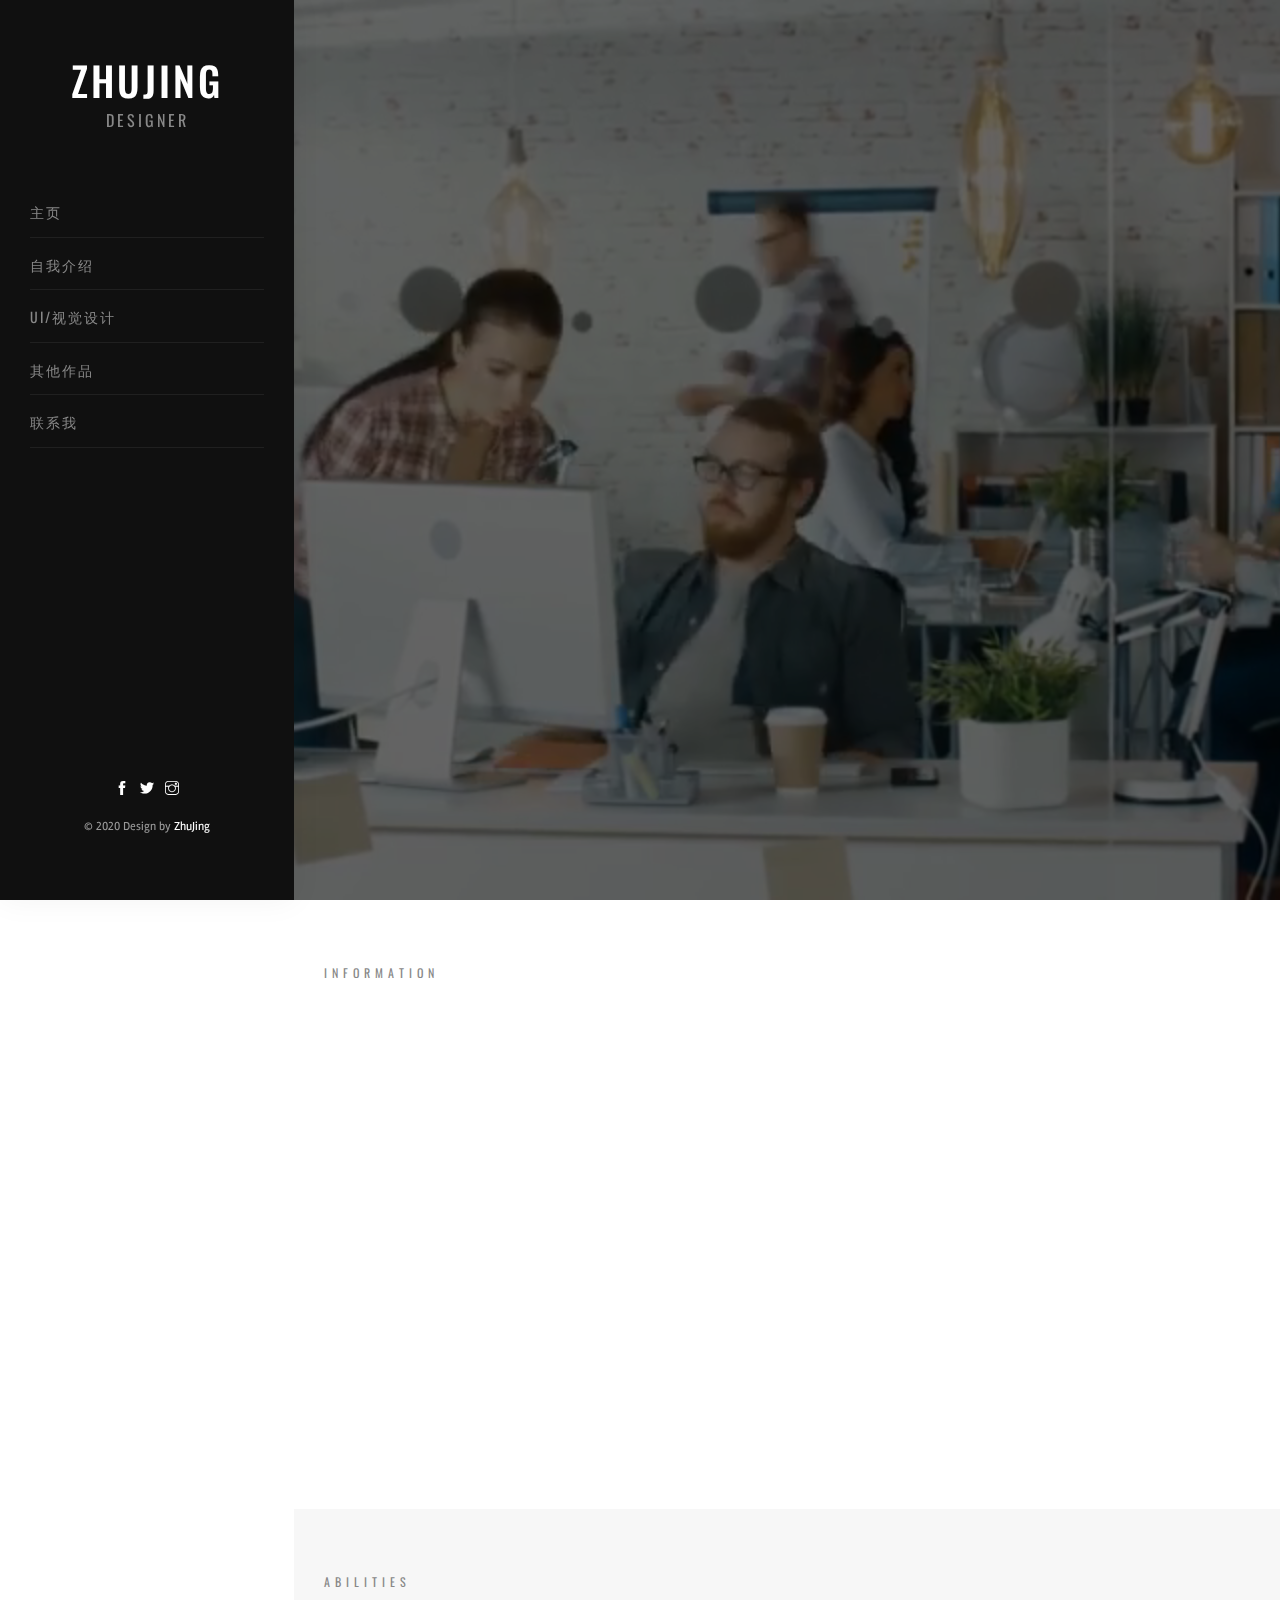
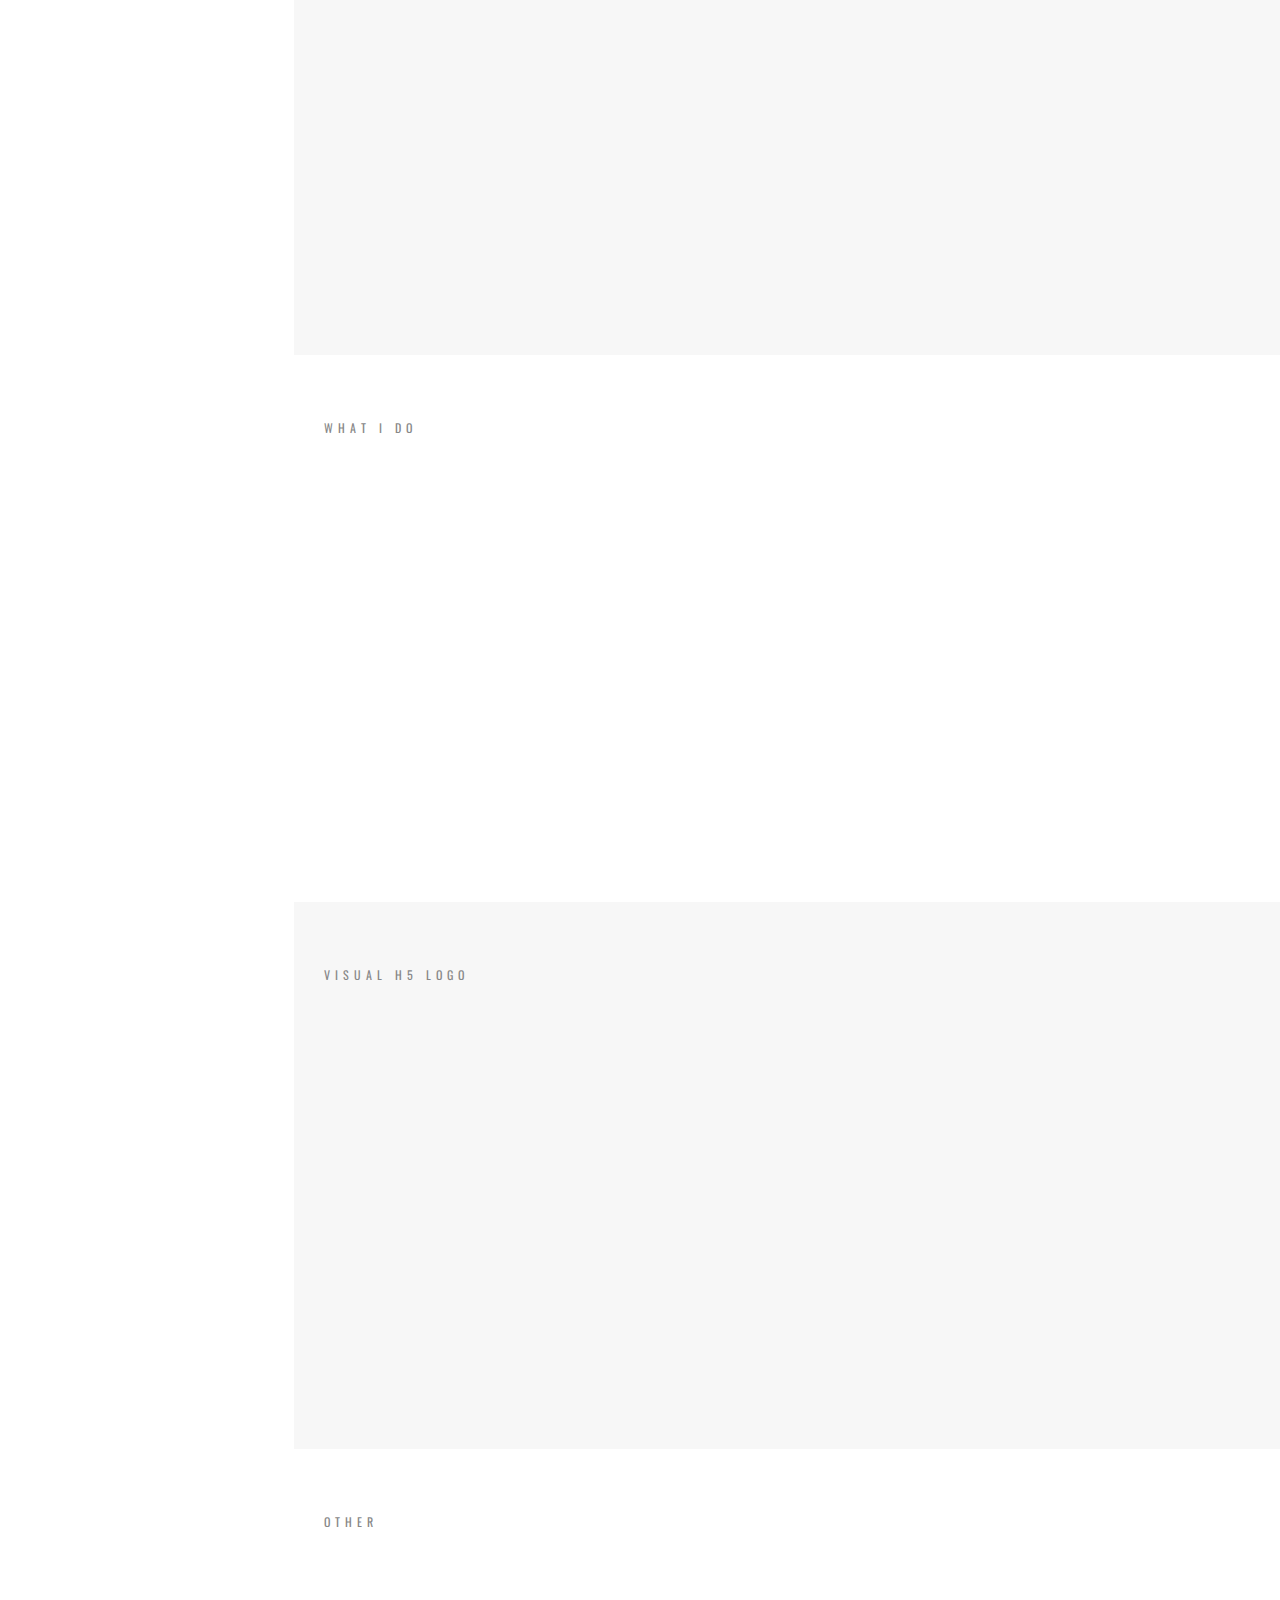
<file: index.html>
<!DOCTYPE html>
<!-- saved from url=(0058)http://duruthemes.com/demo/html/addo/blackvideo/index.html -->
<html lang="en" class=" js flexbox canvas canvastext webgl no-touch geolocation postmessage websqldatabase indexeddb hashchange history draganddrop websockets rgba hsla multiplebgs backgroundsize borderimage borderradius boxshadow textshadow opacity cssanimations csscolumns cssgradients cssreflections csstransforms csstransforms3d csstransitions fontface generatedcontent video audio localstorage sessionstorage webworkers no-applicationcache svg inlinesvg smil svgclippaths"><head><meta http-equiv="Content-Type" content="text/html; charset=UTF-8">

    <meta http-equiv="X-UA-Compatible" content="IE=edge">
    <title>ZhuJing</title>
    <meta name="viewport" content="width=device-width, initial-scale=1">
    <link rel="icon" type="image/png" href="http://duruthemes.com/demo/html/addo/blackvideo/images/favicon.png">
    <link rel="stylesheet" href="css/animate.css">
    <link rel="stylesheet" href="css/et-lineicons.css">
    <link rel="stylesheet" href="css/themify-icons.css">
    <link rel="stylesheet" href="css/bootstrap.css">
    <link rel="stylesheet" href="css/flexslider.css">
    <link rel="stylesheet" href="css/style.css">
    <!-- FOR IE9 below -->
    <!--[if lt IE 9]>
        <script src="js/respond.min.js"></script>
    <![endif]-->
</head>
<body data-spy="scroll" data-target=".navbar" data-offset="50">
    <div id="addo-page"> <a href="#" class="js-addo-nav-toggle addo-nav-toggle"><i></i></a>
        <!-- Sidebar Section -->
        <aside id="addo-aside">
            <!-- Logo -->
            <div id="addo-logo"> <a href="#">ZhuJing<span>Designer</span></a> </div>
            <!-- Menu -->
            <nav id="addo-main-menu">
                <ul>
                    <li><a href="#home">主页</a></li>
                    <li><a href="#about">自我介绍</a></li>
                    <li><a href="#services">UI/视觉设计</a></li>
                    <li><a href="#portfolio">其他作品</a></li>
                    <li><a href="#contact">联系我</a></li>
                </ul>
            </nav>
            <!-- Sidebar Footer -->
            <div class="addo-footer">
                <ul>
                    <li><a href="https://www.facebook.com/profile.php?id=100023865375426"><i class="ti-facebook font-14px white-icon"></i></a></li>
                    <li><a href="#"><i class="ti-twitter-alt font-14px white-icon"></i></a></li>
                    <li><a href="#"><i class="ti-instagram font-14px white-icon"></i></a></li>
                    <!-- <li><a href="#"><i class="ti-linkedin font-14px white-icon"></i></a></li> -->
                </ul>
                <p><small>© 2020 Design by <a href="#">ZhuJing</a></small></p>
            </div>
        </aside>
        <!-- Main Section -->
        <div id="addo-main">
            <!-- Home Section -->
            <div id="home" class="section">
                <div class="addo-hero js-fullheight" style="height: 888px;">
                    <!-- Slider -->
                    <div class="flexslider js-fullheight" style="height: 888px;">
                        <ul class="slides">
                            <li class="flex-active-slide" style="width: 100%; float: left; margin-right: -100%; position: relative; opacity: 1; display: block; z-index: 2;">
                               <div class="overlay-video">
                                    <video autoplay="" loop="" muted="">
                                        <source src="images/background.mp4" type="video/mp4">
                                    </video>
                                </div>
                                <div class="overlay-color"></div>
                                <div class="container-fluid">
                                    <div class="row">
                                        <div class="col-md-12 js-fullheight slider-text animated fadeInUp" style="height: 888px;">
                                            <div class="slider-text-inner">
                                                <div class="desc">
                                                    <div class="image_wrap"> <img src="images/adam.jpg" alt="" draggable="false"> </div>
                                                    <h1>ZhuJing</h1>
                                                    <h2 class="cd-headline clip">
                                                        <span>I'm</span>
                                                        <span class="cd-words-wrapper" style="width: 68.6792px; overflow: hidden;">
                                                          <b class="is-visible">&nbsp;UI designer</b>
                                                          <b class="is-hidden">&nbsp;Visual designer</b>
                                                          <b class="is-hidden">&nbsp;a happy person</b>
                                                        </span>
                                                    </h2>
                                                </div>
                                                <div class="arrow bounce">
                                                    <a href="#about" data-scroll-nav="1" class="scroll">
                                                        <i class="ti-angle-double-down"></i>
                                                    </a>
                                                </div>
                                            </div>
                                        </div>
                                    </div>
                                </div>
                            </li>
                        </ul>
                    <ol class="flex-control-nav flex-control-paging"></ol><ul class="flex-direction-nav"><li class="flex-nav-prev"><a class="flex-prev flex-disabled" href="#" tabindex="-1">Previous</a></li><li class="flex-nav-next"><a class="flex-next flex-disabled" href="#" tabindex="-1">Next</a></li></ul></div>
                </div>
            </div>
            <!-- About Section -->
            <div id="about" class="section">
                <div class="addo-about">
                    <div class="container-fluid">
                        <div class="row">
                            <div class="col-md-12"> <span class="heading-meta">Information</span>
                                <h2 class="addo-heading animate-box" data-animate-effect="fadeInLeft">自我介绍</h2> </div>
                        </div>
                        <div class="row">
                            <div class="col-md-5"> <img src="images/about.jpg" class="img-fluid mb-30 animate-box" data-animate-effect="fadeInLeft" alt=""> </div>
                            <div class="col-md-7 animate-box" data-animate-effect="fadeInLeft"> <span class="heading-meta">关于我</span>
                                <h2 class="cd-headline clip">
                                    <span>I'm ZhuJing &amp; </span>
                                    <span class="cd-words-wrapper" style="width: 54.7877px; overflow: hidden;">
                                        <b class="is-visible">UI designer</b>
                                        <b class="is-hidden">Visual designer</b>
                                        <b class="is-hidden">a happy person</b>
                                    </span>
                                </h2>
                                <p>嗨, 可以叫我朱静，一名UI/视觉设计师，从事设计行业四年，目前在职一家出海互联网公司，熟悉国内外设计趋势和流行风格。完成的项目关于 社交、直播、区块链等UI设计工作。一个可以给公司带来更多欢乐的人，期待加入。</p>
                                <div class="addo-about-contact-wrap">
                                    <div class="row">
                                        <div class="col-md-6">
                                            <p><b>年龄:</b> &nbsp;27岁（狮子座）</p>
                                            <p><b>手机:</b> &nbsp;+86 13263361706</p>
                                            <p><b>微信:</b> &nbsp;zjj9405</p>
                                        </div>
                                        <div class="col-md-6">
                                            <p><b>性别:</b> &nbsp;女</p>
                                            <p><b>邮箱:</b> &nbsp;1184301569@qq.com</p>
                                            <p><b>爱好:</b> &nbsp;爱好广泛</p>
                                        </div>
                                    </div>
                                </div>
                                <ul class="toolbar">
                                  <li>
                                    <a href="wei/index.html" class="btn" target="_blank">加微信</a>
                                  <li>
                                    <a href="images/朱静-UI设计师.pdf" target="_blank" download="朱静-UI设计师" class="btn">下载简历</a>
                                  </li>
                                </ul>
                            </div>
                        </div>
                    </div>
                </div>
            </div>
            <!-- Skills Section -->
            <div id="skills" class="section">
                <div class="addo-skills">
                    <div class="container-fluid">
                        <div class="row">
                            <div class="col-md-12"> <span class="heading-meta">Abilities</span>
                                <h2 class="addo-heading animate-box" data-animate-effect="fadeInLeft">职业&amp;技能</h2> </div>
                        </div>
                        <div class="row">
                            <div class="col-md-6 animate-box" data-animate-effect="fadeInLeft">
                            	<p>2018.06-至今<br>北京赤子城科技有限公司 - UI /视觉设计师</p>
                                <p>2017.10-2018.05<br>北京斯图飞腾科技有限公司 - UI设计师</p>
                                <p>2015.09-2017.11<br>北京艺休哥有限发展公司 - 视觉设计</p>
                            </div>
                            <div class="col-md-6 animate-box" data-animate-effect="fadeInLeft">
                                <p class="bar-title">Sketch<span class="percent align-right">95%</span></p>
                                <div class="bar">
                                    <div class="bar-fill bar-fill-developer start"></div>
                                </div>
                                <p class="bar-title">Photoshop<span class="percent align-right">90%</span></p>
                                <div class="bar">
                                    <div class="bar-fill bar-fill-photoshop start"></div>
                                </div>
                                <p class="bar-title">Illustrator<span class="percent align-right">80%</span></p>
                                <div class="bar">
                                    <div class="bar-fill bar-fill-webdesign start"></div>
                                </div>
                                <p class="bar-title">After Effects<span class="percent align-right">65%</span></p>
                                <div class="bar">
                                    <div class="bar-fill bar-fill-socialmedia start"></div>
                                </div>

                            </div>
                        </div>
                    </div>
                </div>
            </div>
            <!-- Services Section -->
            <div id="services" class="section">
                <div class="addo-services">
                    <div class="container-fluid">
                        <div class="row">
                            <div class="col-md-12"> <span class="heading-meta">What I Do</span>
                                <h2 class="addo-heading animate-box" data-animate-effect="fadeInLeft">UI设计作品</h2> </div>
                        </div>
                        <div class="row">
                        	<div class="col-md-4">
                                <a href="GAGA/index.html" target="_blank">
                                    <div class="addo-feature animate-box" data-animate-effect="fadeInLeft">
                                        <img src="images/UI_04.jpg" class="img-fluid" alt="">
                                    </div>
                                </a>
                            </div>
                            <div class="col-md-4">
                                <a href="YIyo/index.html" target="_blank">
                                    <div class="addo-feature animate-box" data-animate-effect="fadeInLeft">
                                        <img src="images/UI_01.jpg" class="img-fluid" alt="">
                                    </div>
                                </a>
                            </div>
                            <div class="col-md-4">
                                <a href="GSC/index.html" target="_blank">
                                    <div class="addo-feature animate-box" data-animate-effect="fadeInLeft">
                                        <img src="images/UI_02.jpg" class="img-fluid" alt="">
                                    </div>
                                </a>
                            </div>
                        </div>
                    </div>
                </div>
            </div>
            <!-- References Section -->
            <div id="references" class="section">
                <div class="addo-references">
                    <div class="container-fluid">
                        <div class="row">
                            <div class="col-md-12"> <span class="heading-meta">Visual H5 Logo</span>
                                <h2 class="addo-heading animate-box" data-animate-effect="fadeInLeft">H5 视觉 标识设计</h2> </div>
                        </div>
                        <div class="row">
							<div class="col-md-4 animate-box" data-animate-effect="fadeInLeft">
									<div class="team"> <img src="images/01.jpg" class="img-fluid" alt="">
										<a href="H5/index.html" target="_blank">
											<div class="desc">
												<div class="con">
													<h3>H5+海报设计</h3> <span>运营推广活动</span></div>
											</div>
										</a>
									</div>
								</div>
                            <div class="col-md-4 animate-box" data-animate-effect="fadeInLeft">
                                <div class="team"> <img src="images/02.jpg" class="img-fluid" alt="">
                                    <a href="banner/index.html" target="_blank">
                                        <div class="desc">
                                            <div class="con">
												<h3>Banner设计</h3> <span>APP内活动banner、运营活动推广图</span></div>
                                        </div>
                                    </a>
                                </div>
                            </div>
                            <div class="col-md-4 animate-box" data-animate-effect="fadeInLeft">
                                <div class="team"> <img src="images/03.jpg" class="img-fluid" alt="">
                                    <a href="pubu/index.html" target="_blank">
                                        <div class="desc">
                                            <div class="con">
                                               <h3>Logo设计</h3> <span>扁平、科技、炫彩...</span> </div>
                                            </div>
                                       </div>
                                    </a>
                            </div>
                        </div>
                    </div>
                </div>
            </div>
            <!-- Portfolio Section -->
            <div id="portfolio" class="section">
                <div class="addo-projects">
                    <div class="container-fluid">
                        <div class="row">
                            <div class="col-md-12"> <span class="heading-meta">Other</span>
                                <h2 class="addo-heading animate-box" data-animate-effect="fadeInLeft">其他作品</h2> </div>
                        </div>
                        <div class="row">
                            <div class="col-md-4 animate-box" data-animate-effect="fadeInLeft">
                                <a href="ban/index.html" target="_blank">
                                    <div class="project"> <img src="images/01(1).jpg" class="img-fluid" alt="">
                                        <div class="desc">
                                            <div class="con">
                                                <h3>真人写实</h3> <span>绘画工具：Photoshop</span> </div>
                                        </div>
                                    </div>
                                </a>
                            </div>
                            <div class="col-md-4 animate-box" data-animate-effect="fadeInLeft">
                                <a href="duye/index.html" target="_blank">
                                    <div class="project"> <img src="images/02(1).jpg" class="img-fluid" alt="">
                                        <div class="desc">
                                            <div class="con">
                                                <h3>毒液</h3> <span>绘画工具：Photoshop</span> </div>
                                        </div>
                                    </div>
                                </a>
                            </div>
                            <div class="col-md-4 animate-box" data-animate-effect="fadeInLeft">
                                <a href="shi/index.html" target="_blank">
                                    <div class="project"> <img src="images/03(1).jpg" class="img-fluid" alt="">
                                        <div class="desc">
                                            <div class="con">
                                                <h3>游戏人物</h3> <span>绘画工具：Photoshop</span> </div>
                                        </div>
                                    </div>
                                </a>
                            </div>
                            <div class="col-md-4 animate-box" data-animate-effect="fadeInLeft">
                                <a href="VI/index.html" class="desc" target="_blank">
                                    <div class="project"> <img src="images/08.jpg" class="img-fluid" alt="">
                                        <div class="desc">
                                            <div class="con">
                                                <h3>VI视觉识别</h3> <span>赤子城VI手册</span> </div>
                                        </div>
                                    </div>
                                </a>
                            </div>
                        </div>
                    </div>
                </div>
            </div>
            <!-- Contact Section -->
            <div id="contact" class="section">
                <div class="addo-contact">
                    <div class="container-fluid">
                        <div class="row">
                            <div class="col-md-12"> <span class="heading-meta">Location</span>
                                <h2 class="addo-heading animate-box" data-animate-effect="fadeInLeft">快联系我</h2> </div>
                        </div>
                        <div class="row">
                            <!-- Contact Info -->
                            <div class="col-md-6 mb-30 animate-box" data-animate-effect="fadeInLeft">
                                <p><b>朱静</b>
                                    <br>UI/视觉设计师
                                    <br>快联系我吧</p>
                                <p>手机: 13263361706</p>
                                <p>邮箱: 1184301569@qq.com</p>
                                <p>微信: zjj9405</p>
                                <p>坐标: 北京市朝阳区</p>
                            </div>
                            <!-- Contact Form -->
                            <div class="col-md-6 animate-box" data-animate-effect="fadeInLeft">
                                <p><b>联系我</b></p>
                                <form method="post" class="row">
                                    <div class="col-sm-6">
                                        <div class="form-group">
                                            <input type="text" class="form-control" placeholder="名字" required=""> </div>
                                    </div>
                                    <div class="col-sm-6">
                                        <div class="form-group">
                                            <input type="text" class="form-control" placeholder="邮箱"> </div>
                                    </div>
                                    <div class="col-sm-12">
                                        <div class="form-group">
                                            <textarea name="message" id="message" cols="30" rows="5" class="form-control" placeholder="想对我说啥"></textarea>
                                        </div>
                                    </div>
                                    <div class="col-sm-12">
                                        <div class="form-group">
                                            <button class="button" type="submit">Say Hello!</button>
                                        </div>
                                    </div>
                                </form>
                            </div>
                        </div>
                    </div>
                </div>
            </div>
            <!-- Footer -->
            <div id="addo-footer2" class="section">
                <div class="addo-narrow-content">
                    <div class="row">
                        <div class="col-md-4 animate-box fadeInLeft animated" data-animate-effect="fadeInLeft">
                            <p class="addo-lead">© 2020 ZHUJING. All rights reserved</p>
                        </div>
                        <div class="col-md-4 animate-box fadeInLeft animated" data-animate-effect="fadeInLeft">
                            <h2 class="text-center">ZHUJING<br><span>DESIGNER</span></h2> </div>
                        <div class="col-md-4 animate-box fadeInLeft animated" data-animate-effect="fadeInLeft">
                            <ul class="social-network">
                                <li><a href="#"><i class="ti-facebook font-14px black-icon"></i></a></li>
                                <li><a href="#"><i class="ti-twitter-alt font-14px black-icon"></i></a></li>
                                <li><a href="#"><i class="ti-instagram font-14px black-icon"></i></a></li>
                                <!-- <li><a href="#"><i class="ti-linkedin font-14px black-icon"></i></a></li> -->
                            </ul>
                        </div>
                    </div>
                </div>
            </div>
        </div>
    </div>
    <!-- Js -->
    <script src="js/jquery.min.js"></script>
    <script src="js/modernizr-2.6.2.min.js"></script>
    <script src="js/jquery.easing.1.3.js"></script>
    <script src="js/bootstrap.min.js"></script>
    <script src="js/jquery.waypoints.min.js"></script>
    <script src="js/jquery.flexslider-min.js"></script>
    <script src="js/animated.headline.js"></script>
    <script src="js/sticky-kit.min.js"></script>
    <script src="js/main.js"></script>

</body>
</html>
</file>
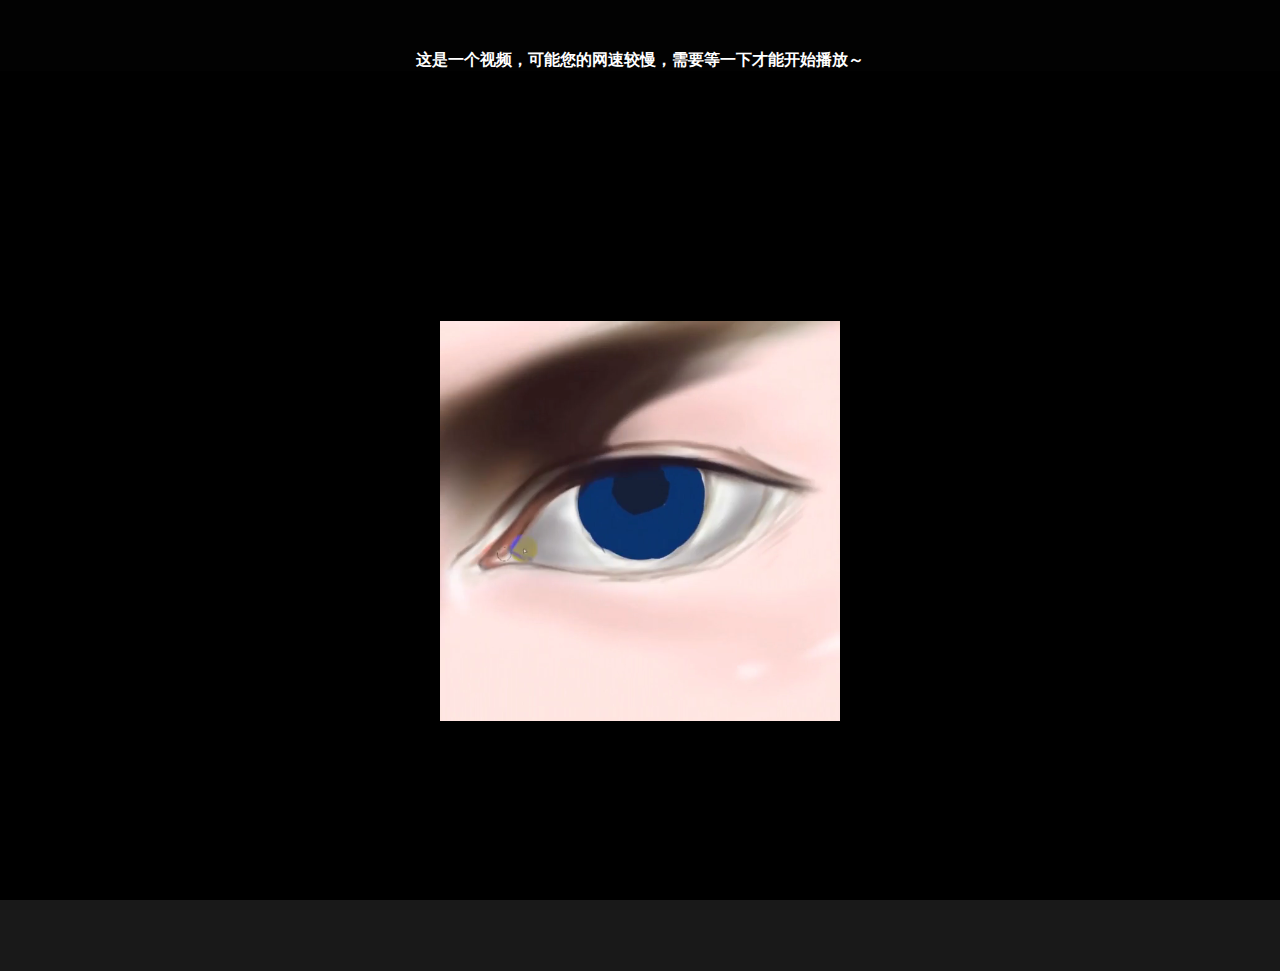
<file: ban/index.html>
<!DOCTYPE html>
<html lang="en">
<head>
    <meta charset="UTF-8">
    <meta name="viewport" content="width=device-width, initial-scale=1.0">
    <meta http-equiv="X-UA-Compatible" content="ie=edge">
    <title>真人写实</title>
    <style>
        *, img{
            margin: 0;
            padding: 0;
        }
        h4{
            color: #fff;
            display: flex;
            justify-content: center;
            margin-top: 50px;
        }
        html, body, .overlay-video {
            width: 100%;
            height: 100%;
            overflow: hidden;
            background: rgba(0, 0, 0, 0.9)
        }
        .overlay-video {
           display: flex;
           justify-content: center;
           align-items: center;
        }
        .video {
            weight: 600px !important;
            height: 400px;  
        }
    </style>
</head>
<body>
    <h4>这是一个视频，可能您的网速较慢，需要等一下才能开始播放～</h4>
    <div class="overlay-video">
        <video autoplay="" loop="" muted="" class='video'>
            <source src="../images/ban.mp4" type="video/mp4">
        </video>
    </div>
</body>
</html>
</file>
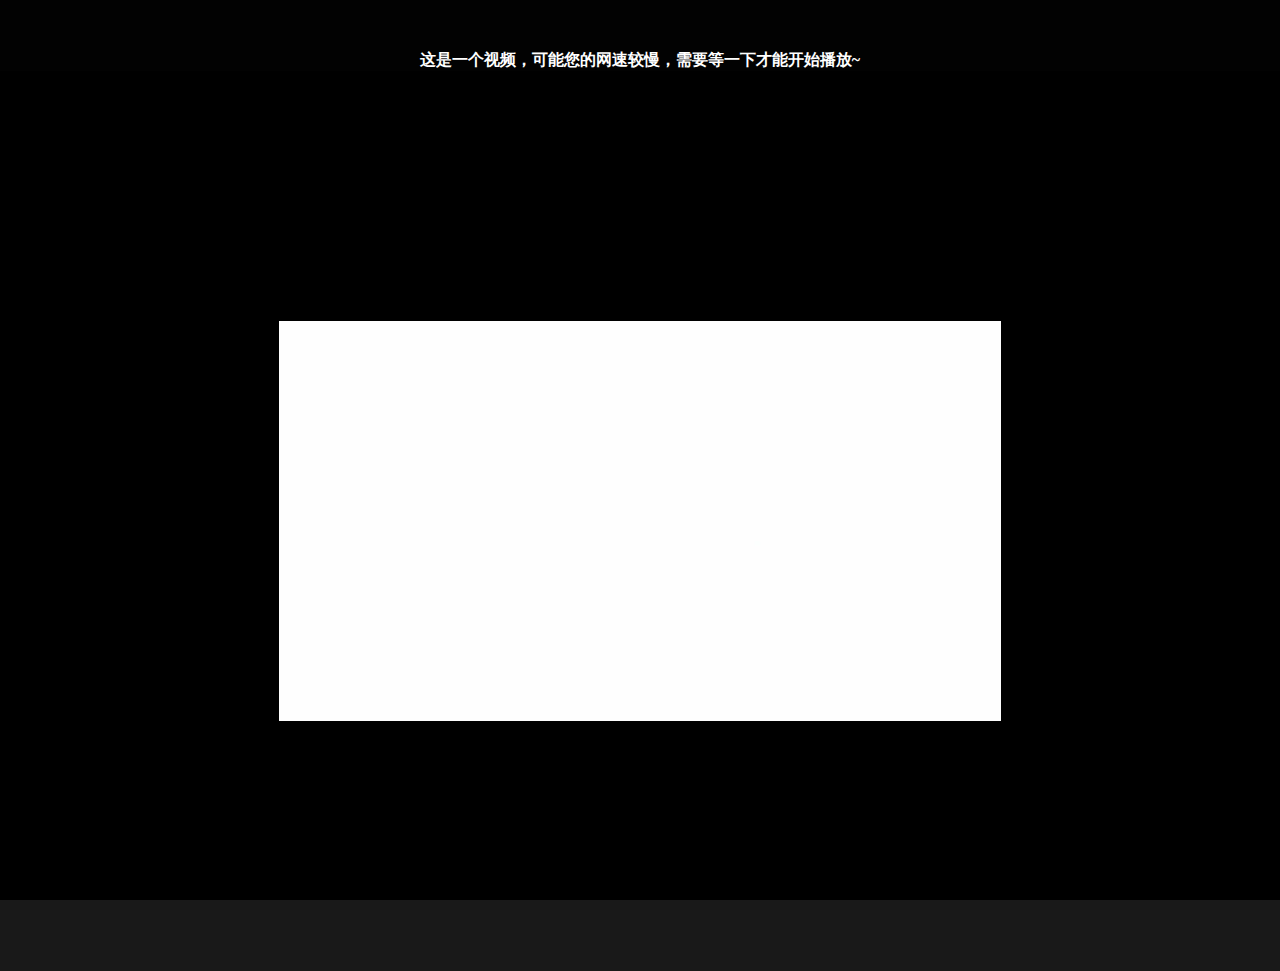
<file: duye/index.html>
<!DOCTYPE html>
<html lang="en">
<head>
    <meta charset="UTF-8">
    <meta name="viewport" content="width=device-width, initial-scale=1.0">
    <meta http-equiv="X-UA-Compatible" content="ie=edge">
    <title>毒液</title>
    <style>
        *, img{
            margin: 0;
            padding: 0;
        }
        h4{
            color: #fff;
            display: flex;
            justify-content: center;
            margin-top: 50px;
        }
        html, body, .overlay-video {
            width: 100%;
            height: 100%;
            overflow: hidden;
            background: rgba(0, 0, 0, 0.9)
        }
        .overlay-video {
           display: flex;
           justify-content: center;
           align-items: center;
        }
        .video {
            weight: 600px !important;
            height: 400px;  
        }
    </style>
</head>
<body>
    <h4>这是一个视频，可能您的网速较慢，需要等一下才能开始播放~</h4>
    <div class="overlay-video">
        <video autoplay="" loop="" muted="" class='video'>
            <source src="../images/duye.mp4" type="video/mp4">
        </video>
    </div>
</body>
</html>
</file>
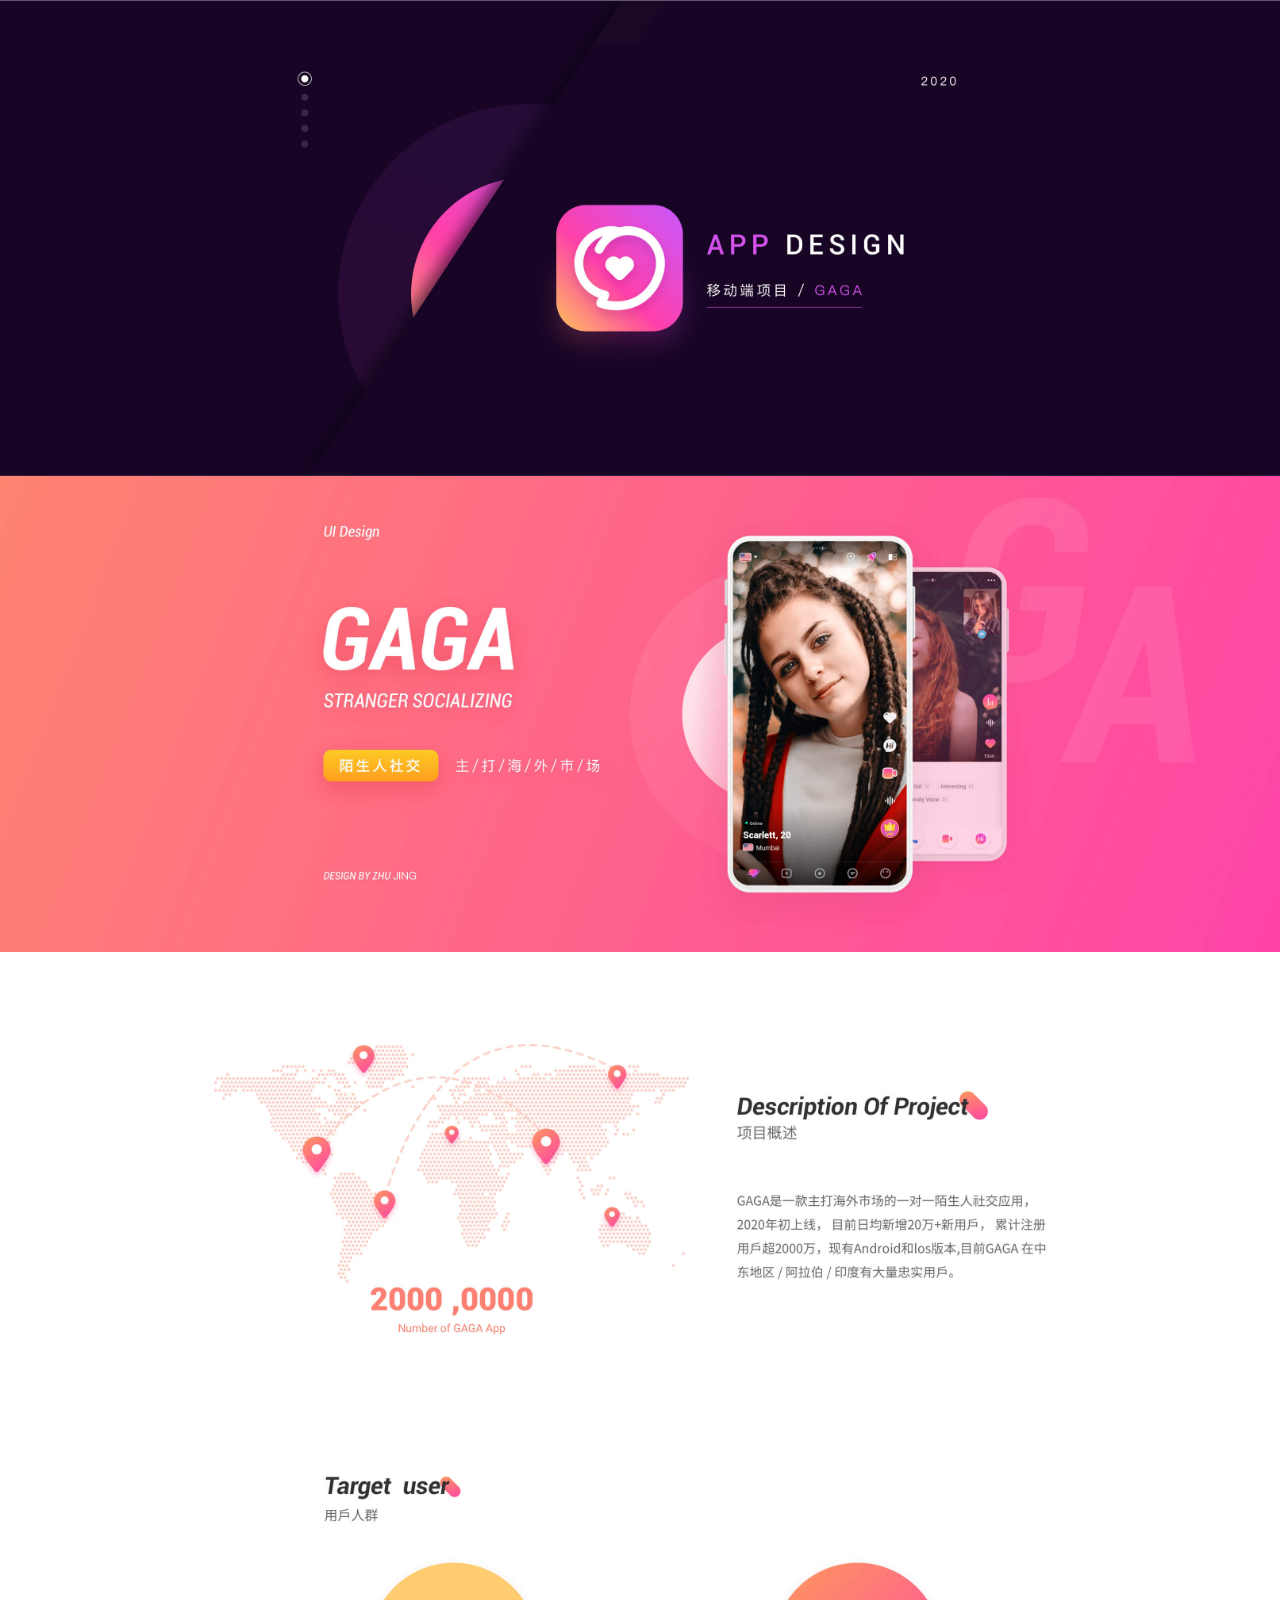
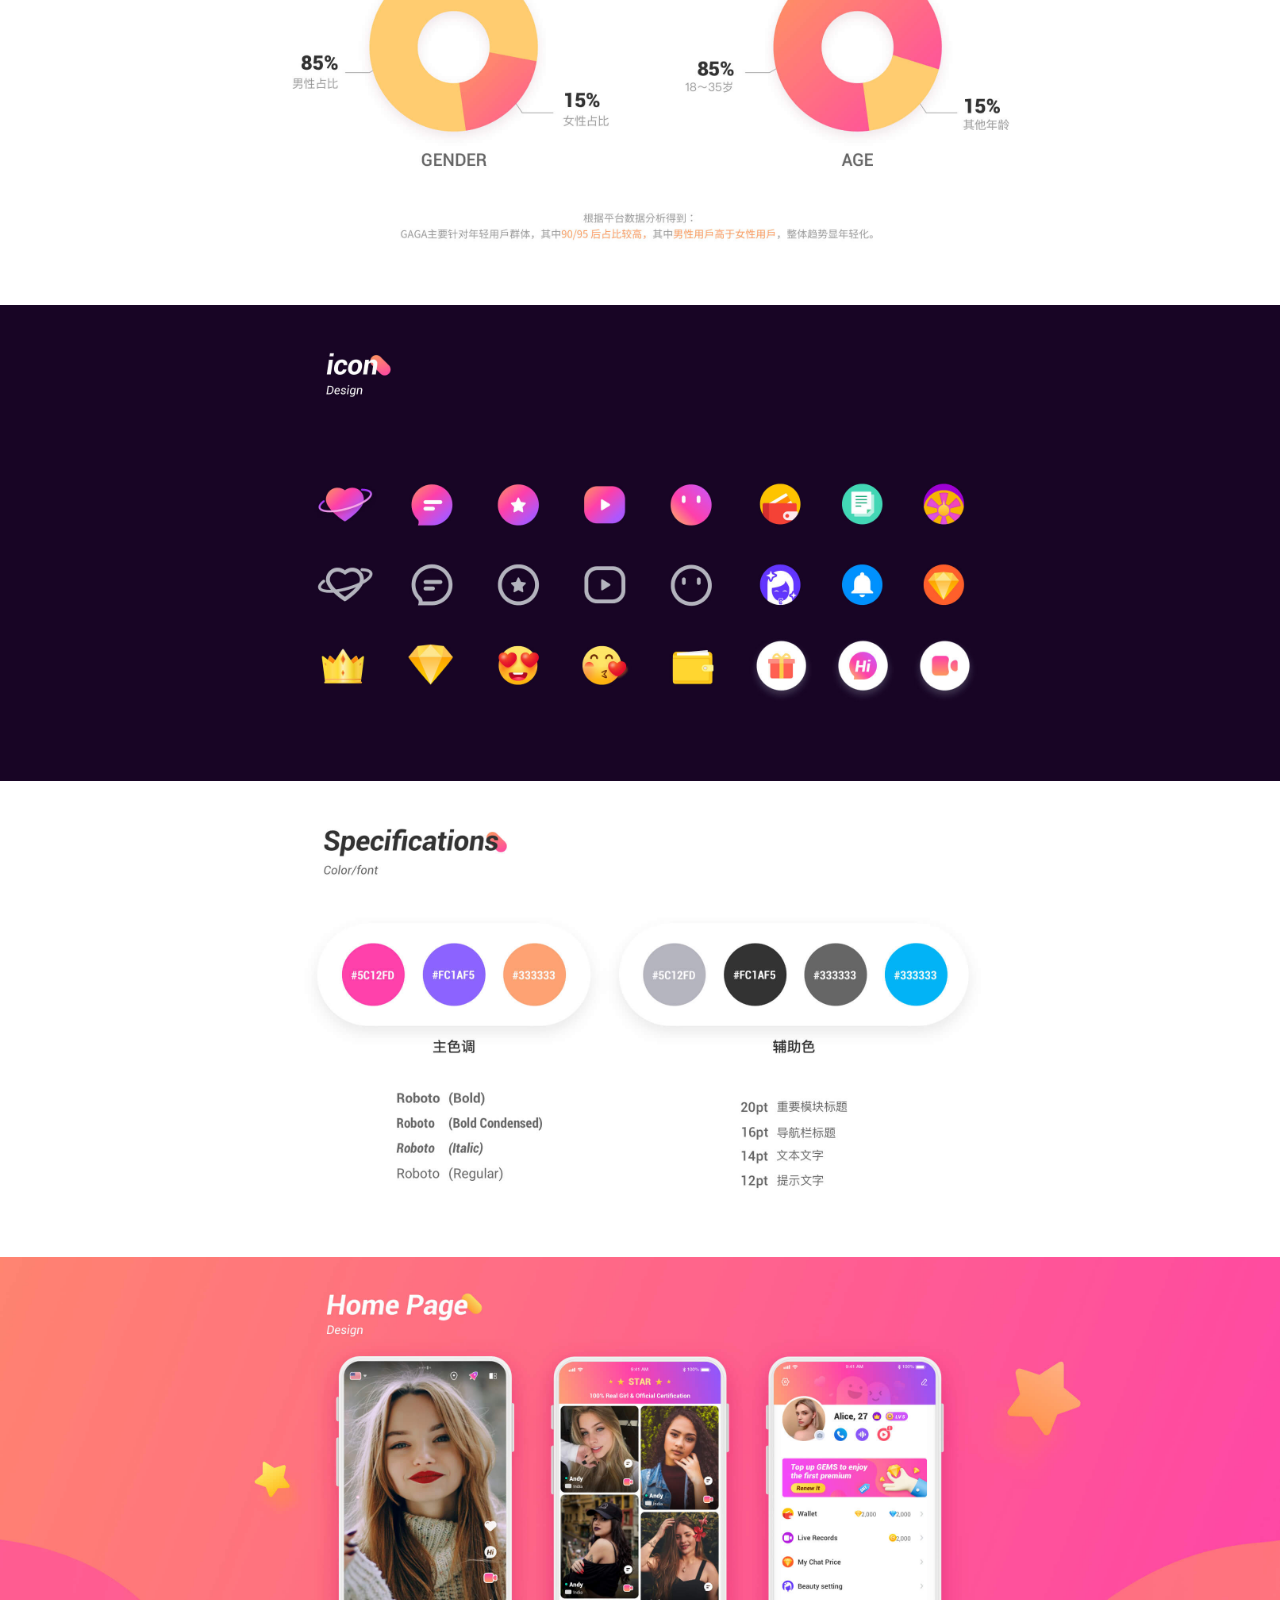
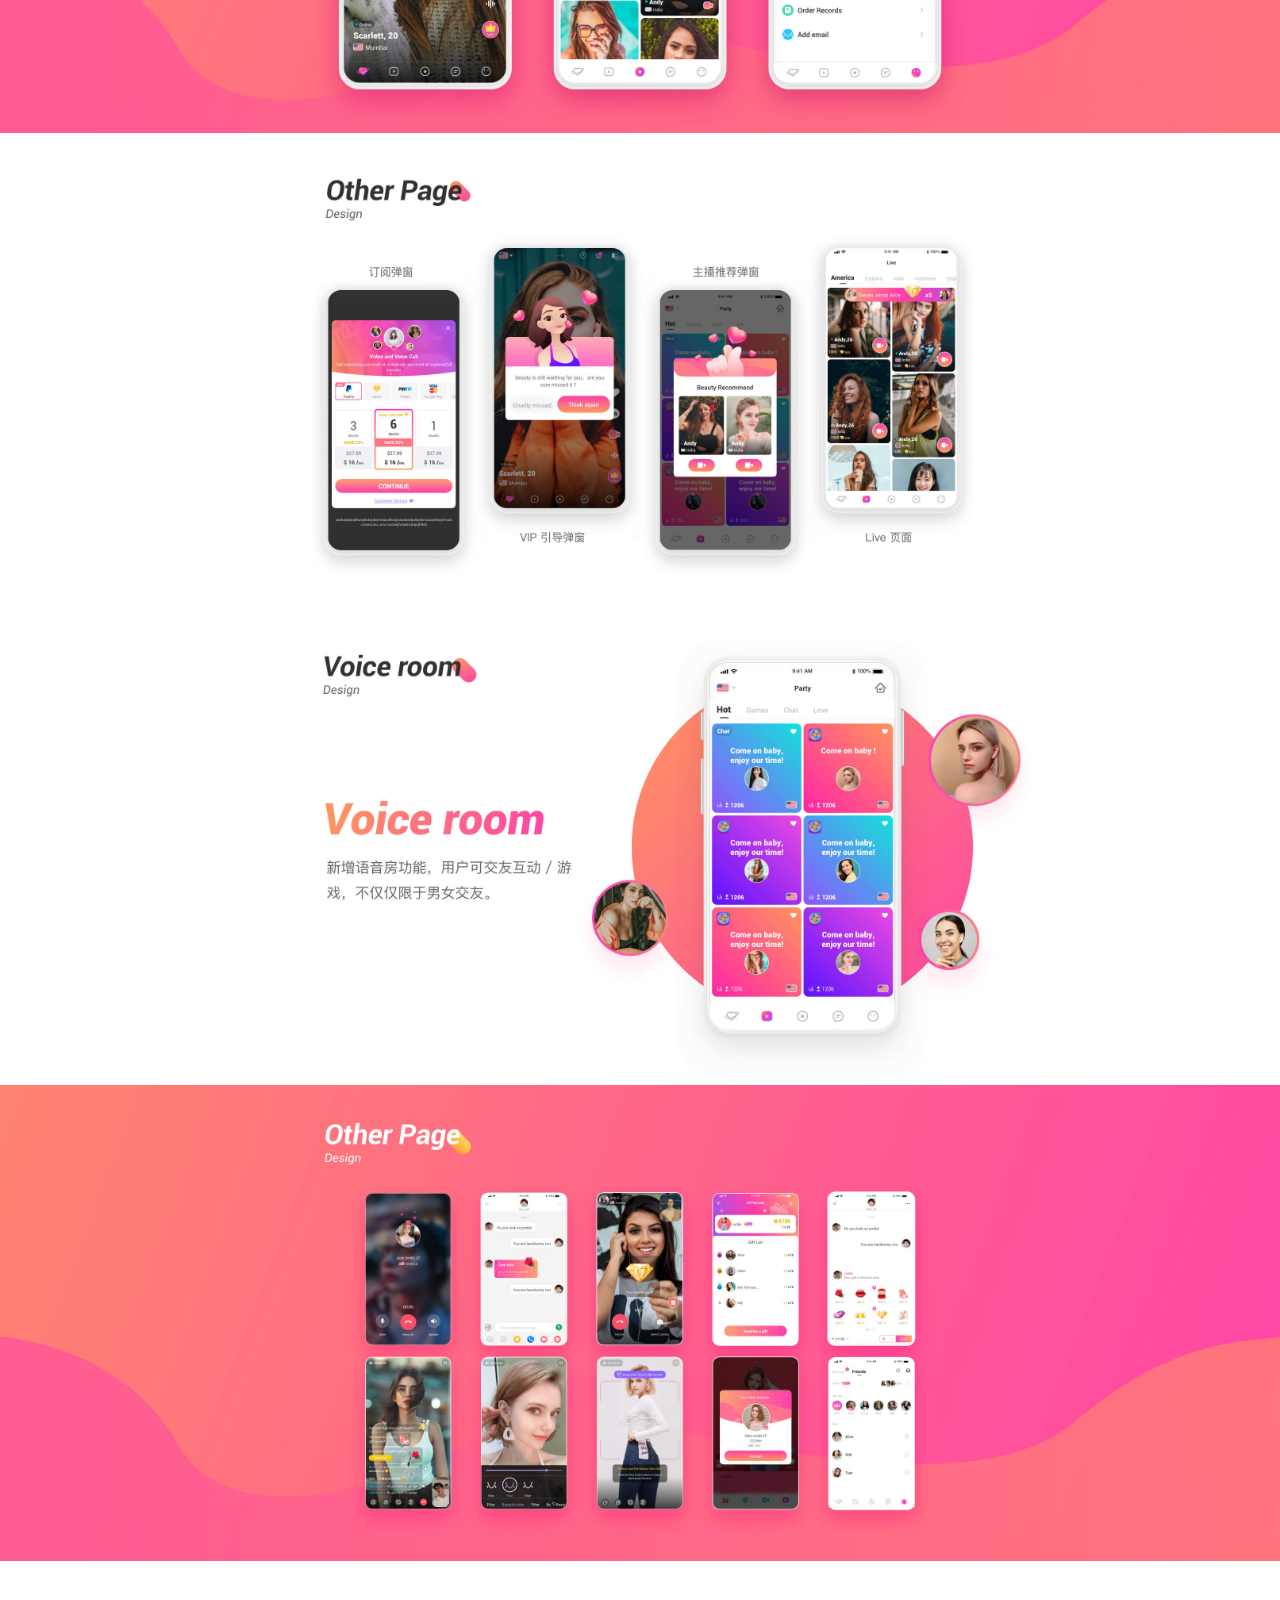
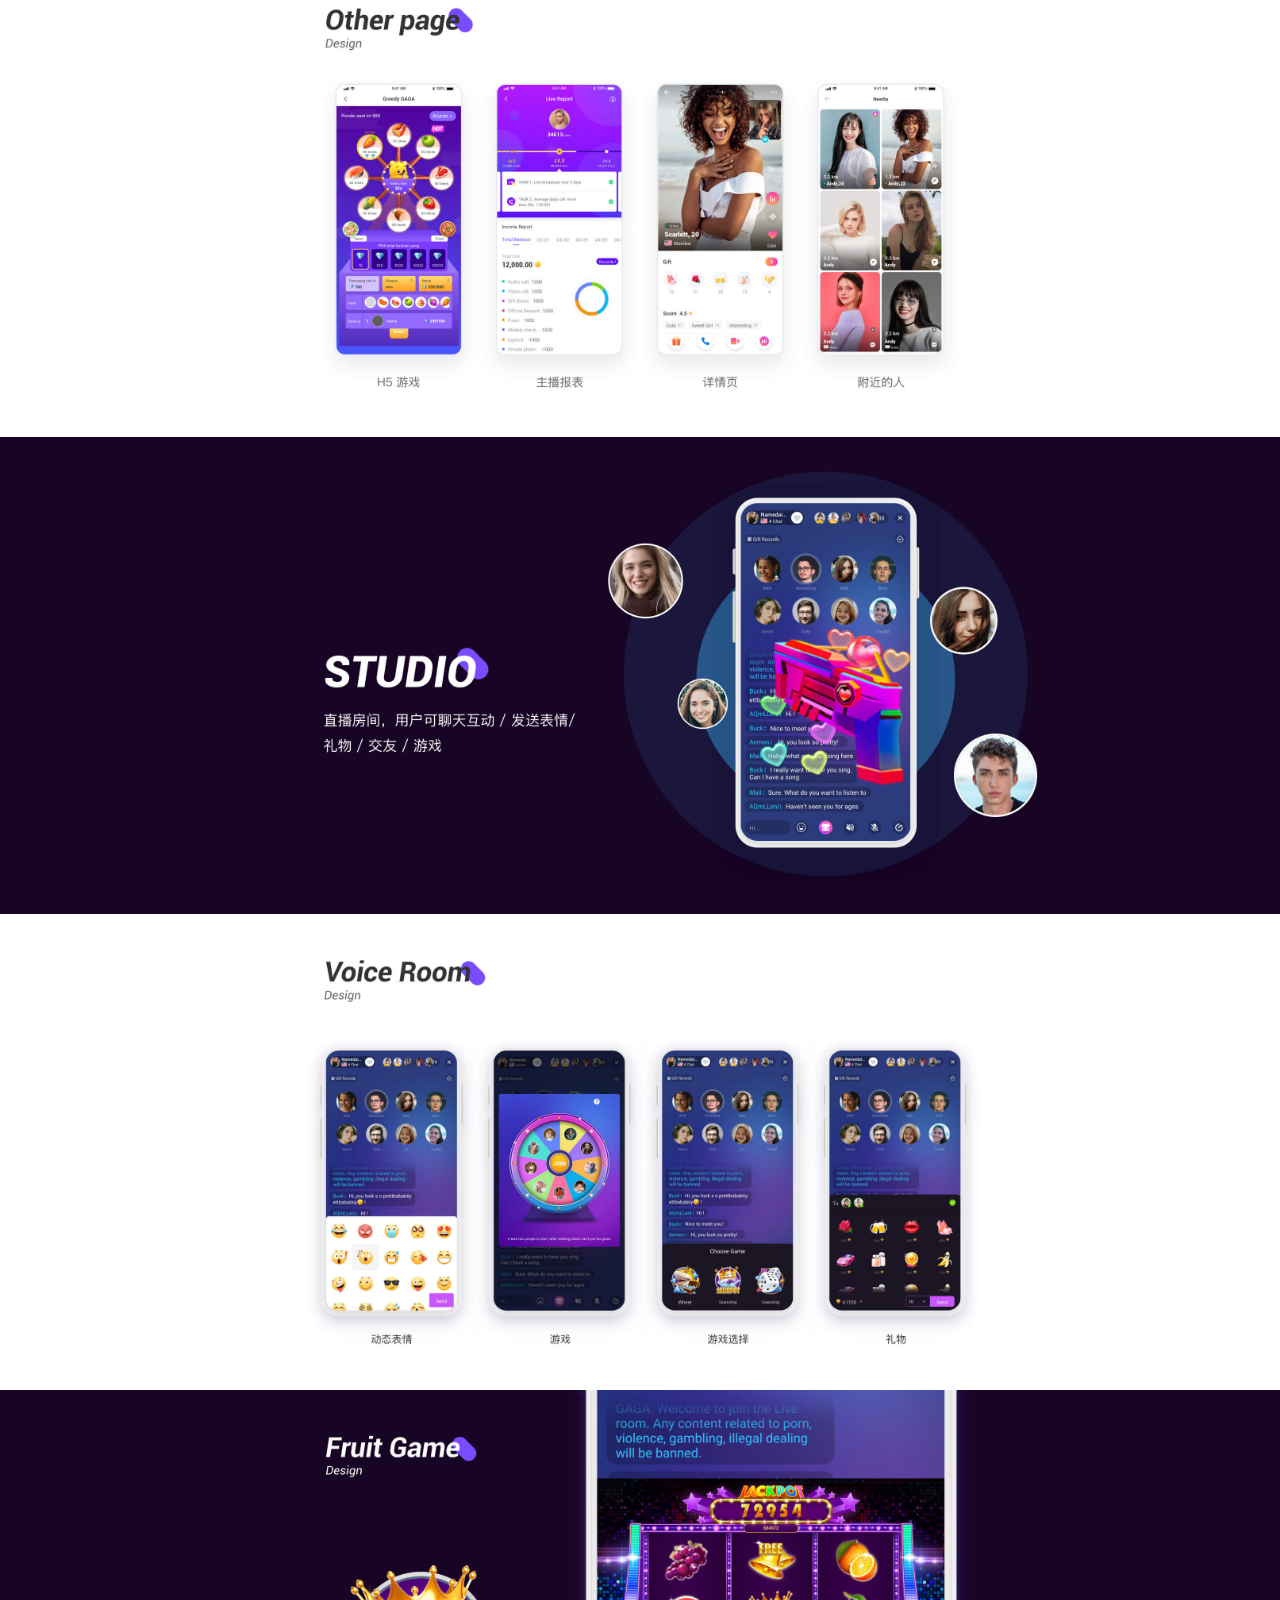
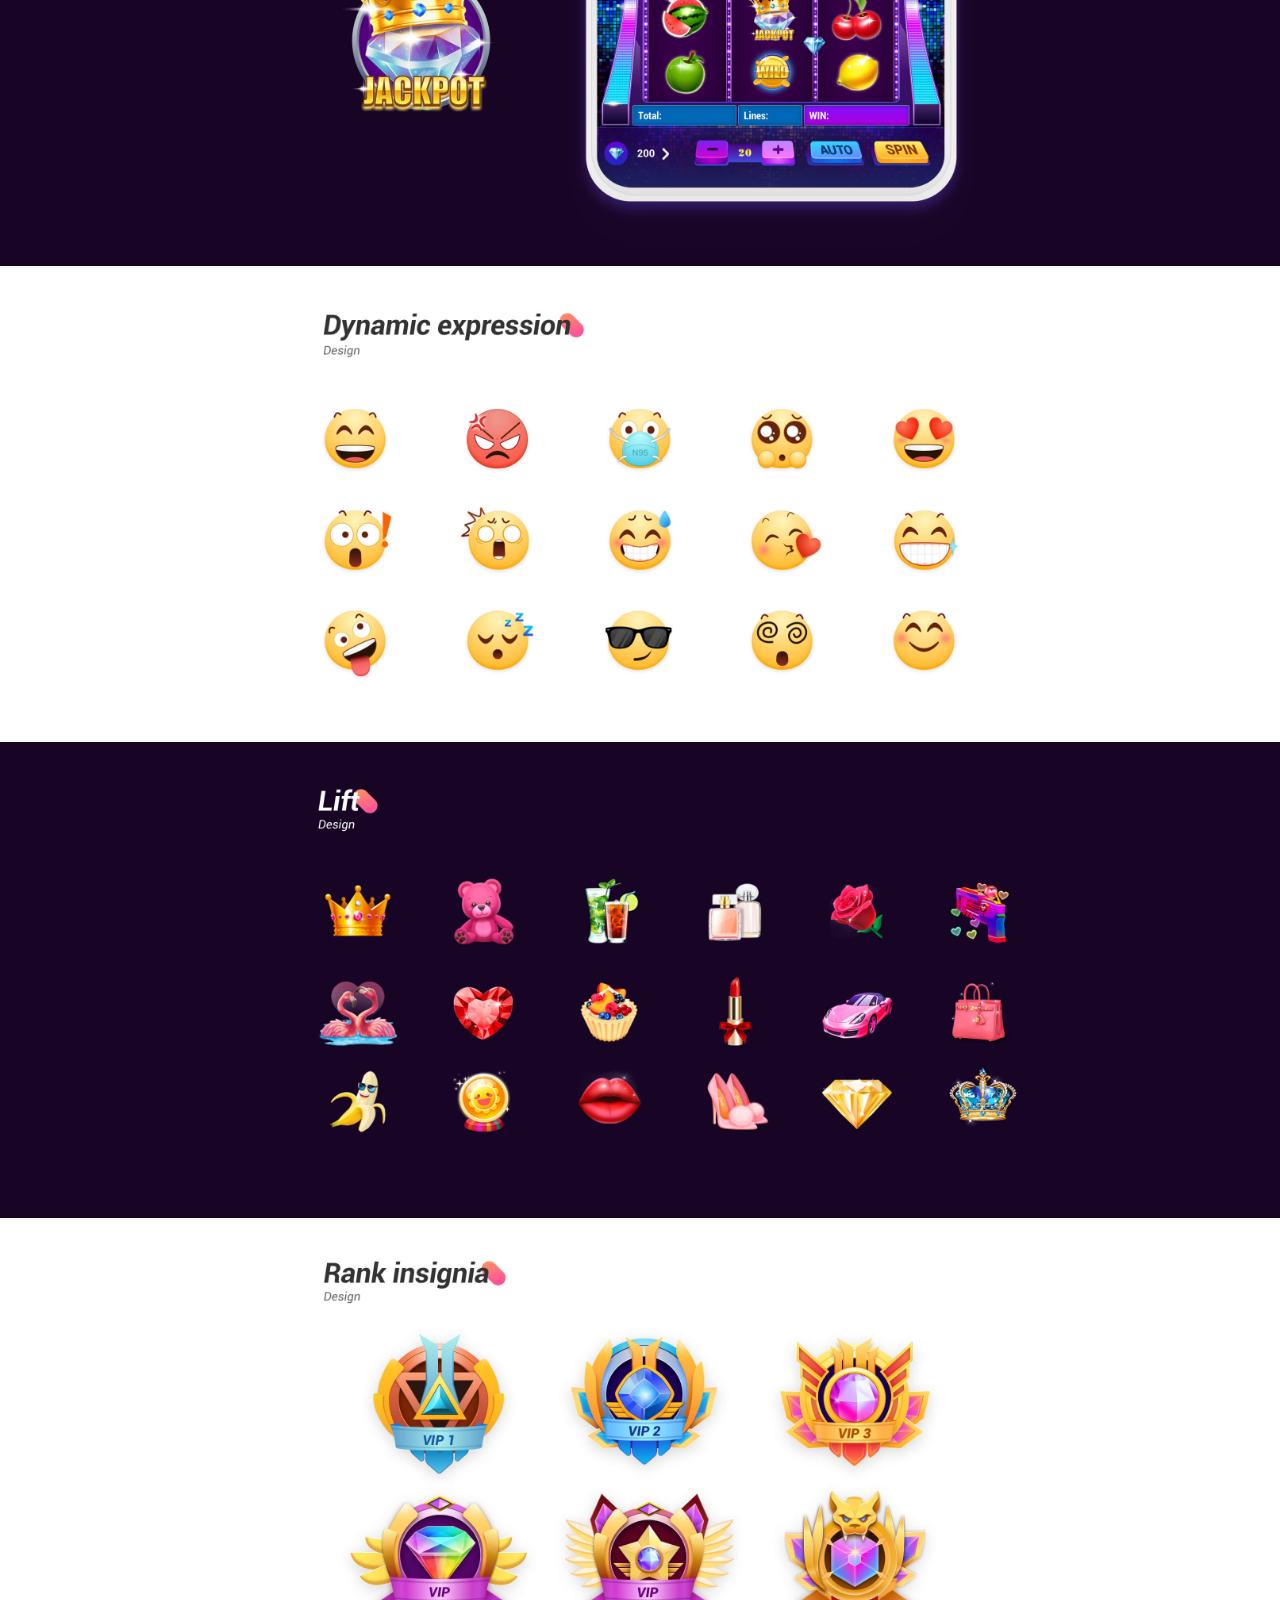
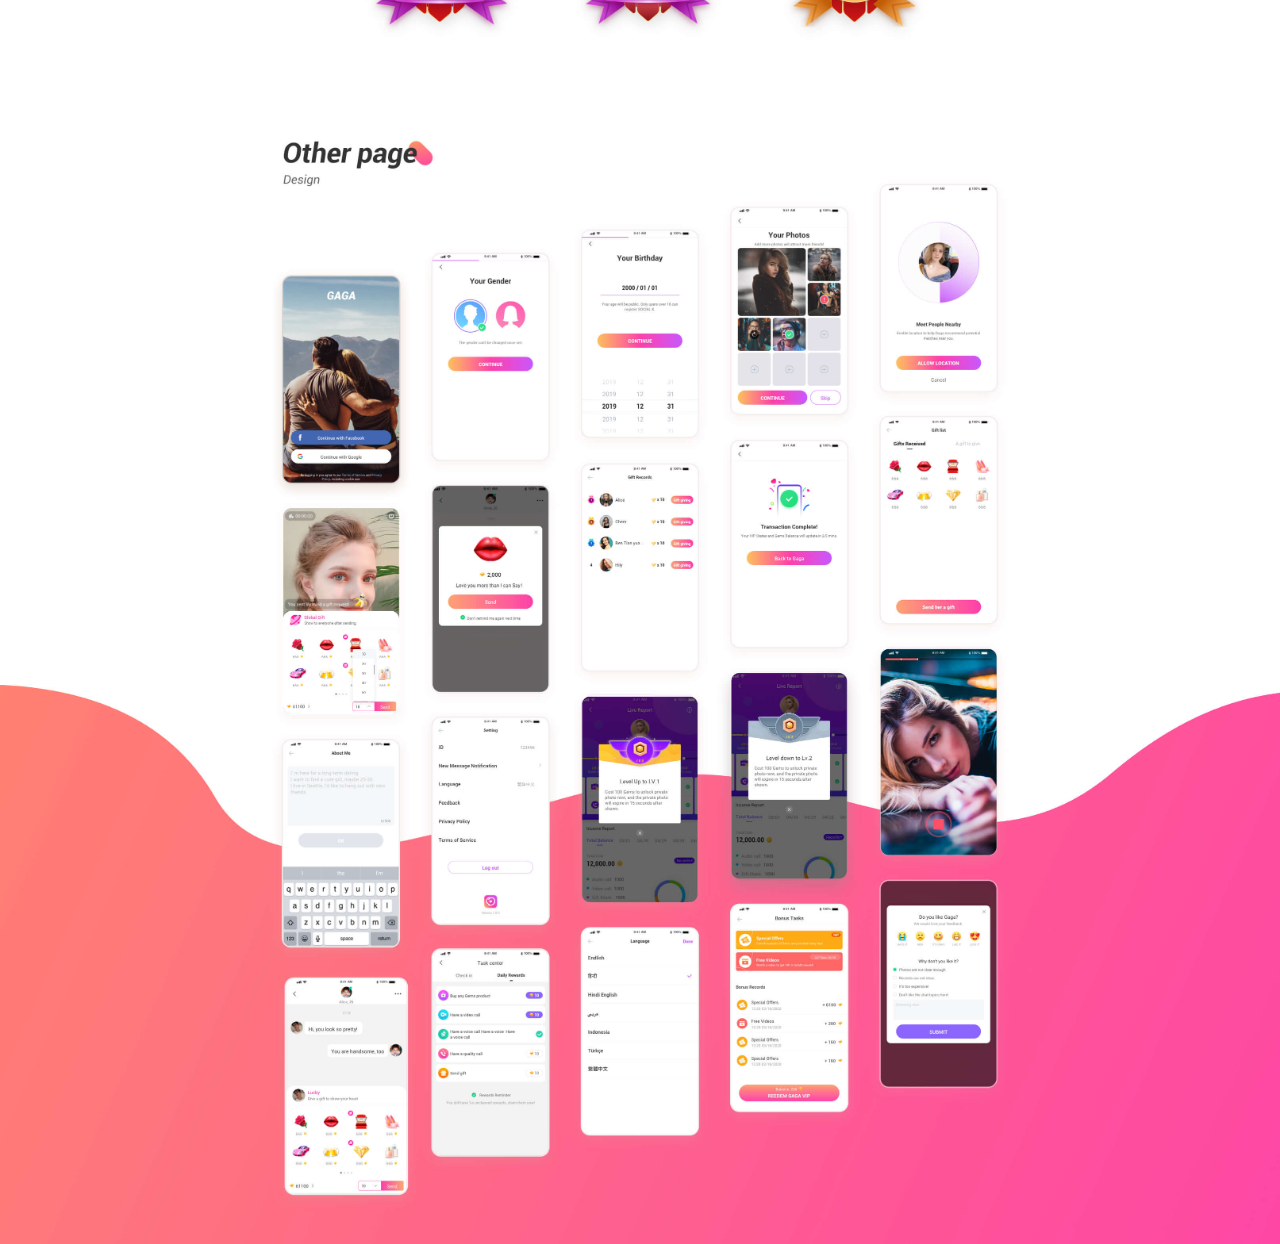
<file: GAGA/index.html>
﻿<!doctype html>
<html lang="zj">

<head>

    <!--====== Required meta tags ======-->
    <meta charset="utf-8">
    <meta http-equiv="x-ua-compatible" content="ie=edge">
    <meta name="description" content="">
    <meta name="viewport" content="width=device-width, initial-scale=1, shrink-to-fit=no">

    <!--====== Title ======-->
    <title>GAGA</title>

    <!--====== Favicon Icon ======-->
    <link rel="shortcut icon" href="img/favicon.png" type="image/png">

    <!--====== Bootstrap css ======-->
    <link rel="stylesheet" href="css/bootstrap.min.css">

    <!--====== Fontawesome css ======-->
    <link rel="stylesheet" href="css/fontawesome-all.min.css">

    <!--====== Slick css ======-->
    <link rel="stylesheet" href="css/slick.css">
    <link rel="stylesheet" href="css/slick-theme.css">

    <!--====== Magnific Popup css ======-->
    <link rel="stylesheet" href="css/magnific-popup.css">

    <!--====== Animate css ======-->
    <link rel="stylesheet" href="css/animate.min.css">

    <!--====== Default css ======-->
    <link rel="stylesheet" href="css/default.css">

    <!--====== Style css ======-->
    <link rel="stylesheet" href="css/style.css">

    <!--====== Responsive css ======-->
    <link rel="stylesheet" href="css/responsive.css">


</head>
<body data-spy="scroll" data-target=".navbar" data-offset="50">
    <img src="images/1_01.jpg" class="img-fluid" alt="">
    <img src="images/1_02.jpg" class="img-fluid" alt="">
    <img src="images/1_03.jpg" class="img-fluid" alt="">
    <img src="images/1_04.jpg" class="img-fluid" alt="">
    <img src="images/1_05.jpg" class="img-fluid" alt="">
    <img src="images/1_06.jpg" class="img-fluid" alt="">
    <img src="images/1_07.jpg" class="img-fluid" alt="">
    <img src="images/1_08.jpg" class="img-fluid" alt="">
    <img src="images/1_09.jpg" class="img-fluid" alt="">
    <img src="images/1_10.jpg" class="img-fluid" alt="">
    <img src="images/1_11.jpg" class="img-fluid" alt="">
    <img src="images/1_12.jpg" class="img-fluid" alt="">
    <img src="images/1_13.jpg" class="img-fluid" alt="">
    <img src="images/1_14.jpg" class="img-fluid" alt="">
    <img src="images/1_15.jpg" class="img-fluid" alt="">
    <img src="images/1_16.jpg" class="img-fluid" alt="">
    <img src="images/1_17.jpg" class="img-fluid" alt="">
    <img src="images/1_18.jpg" class="img-fluid" alt="">
</body>

</html>
</file>
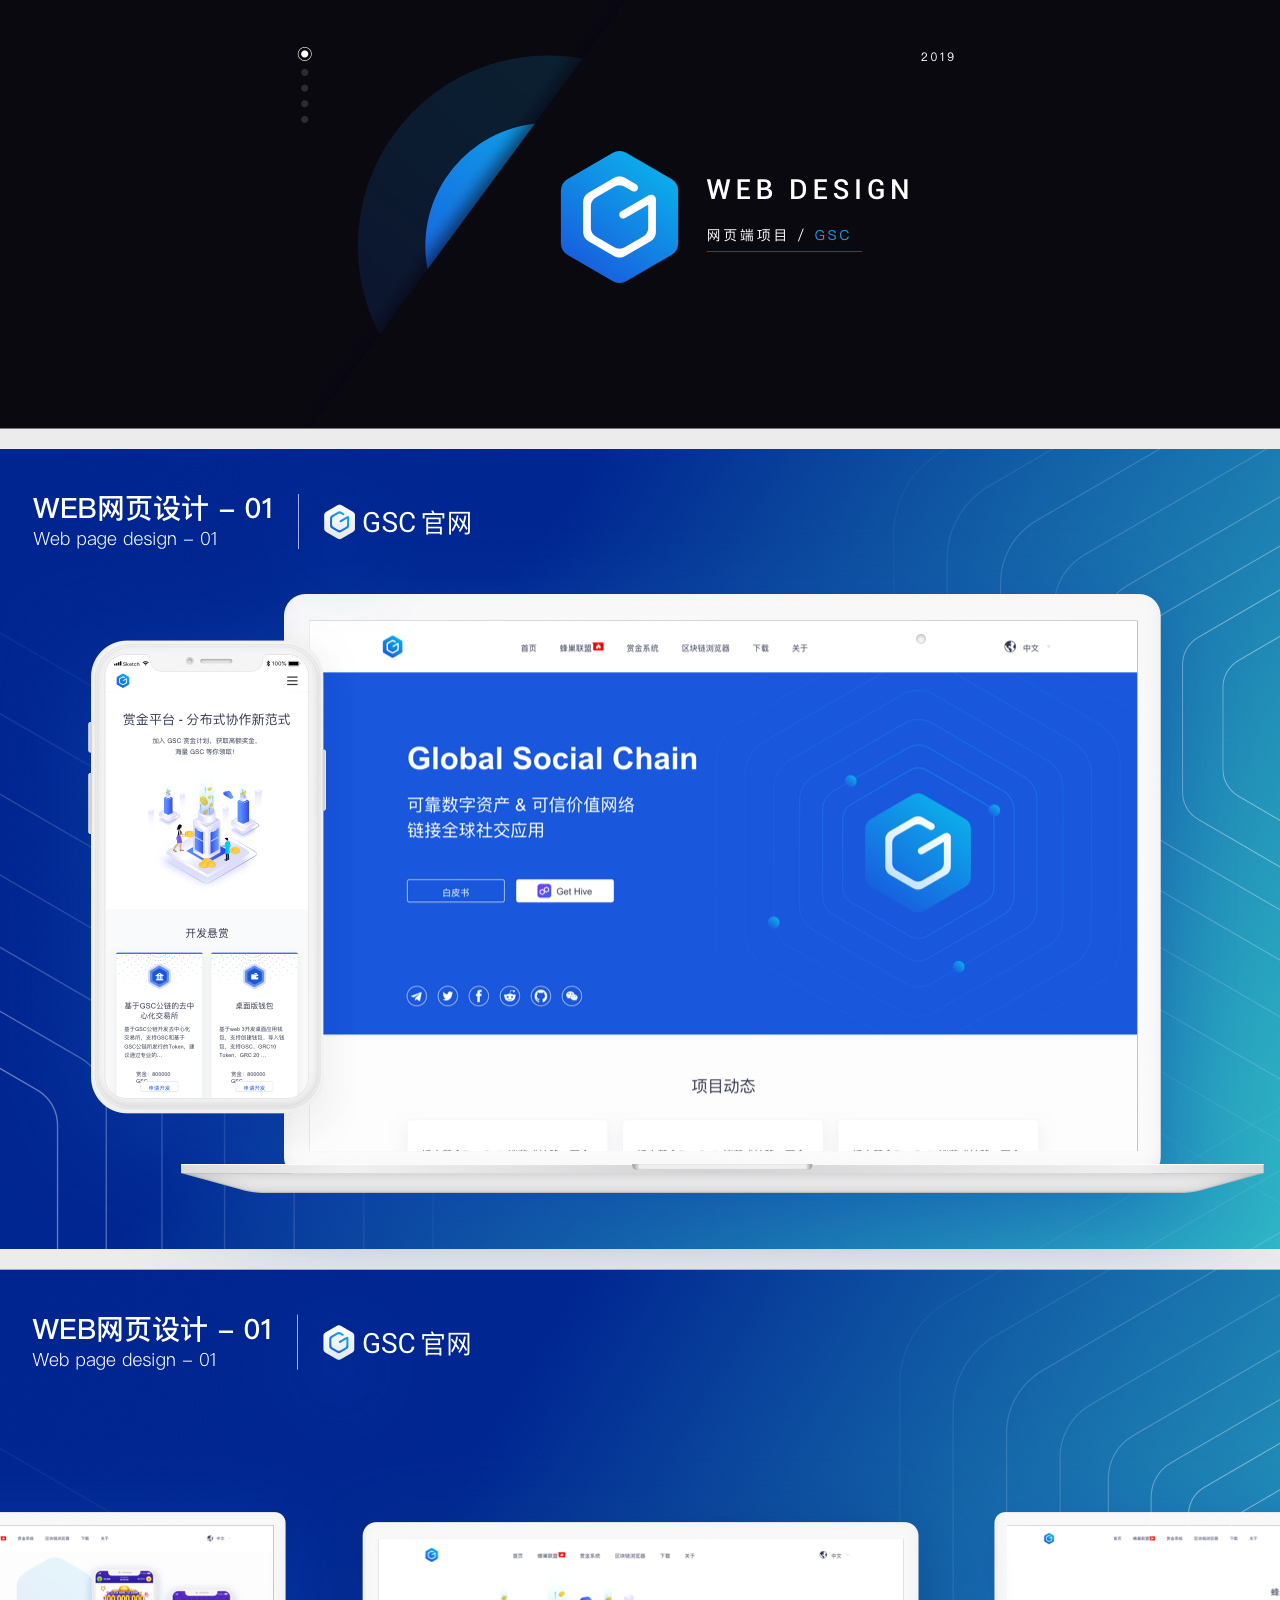
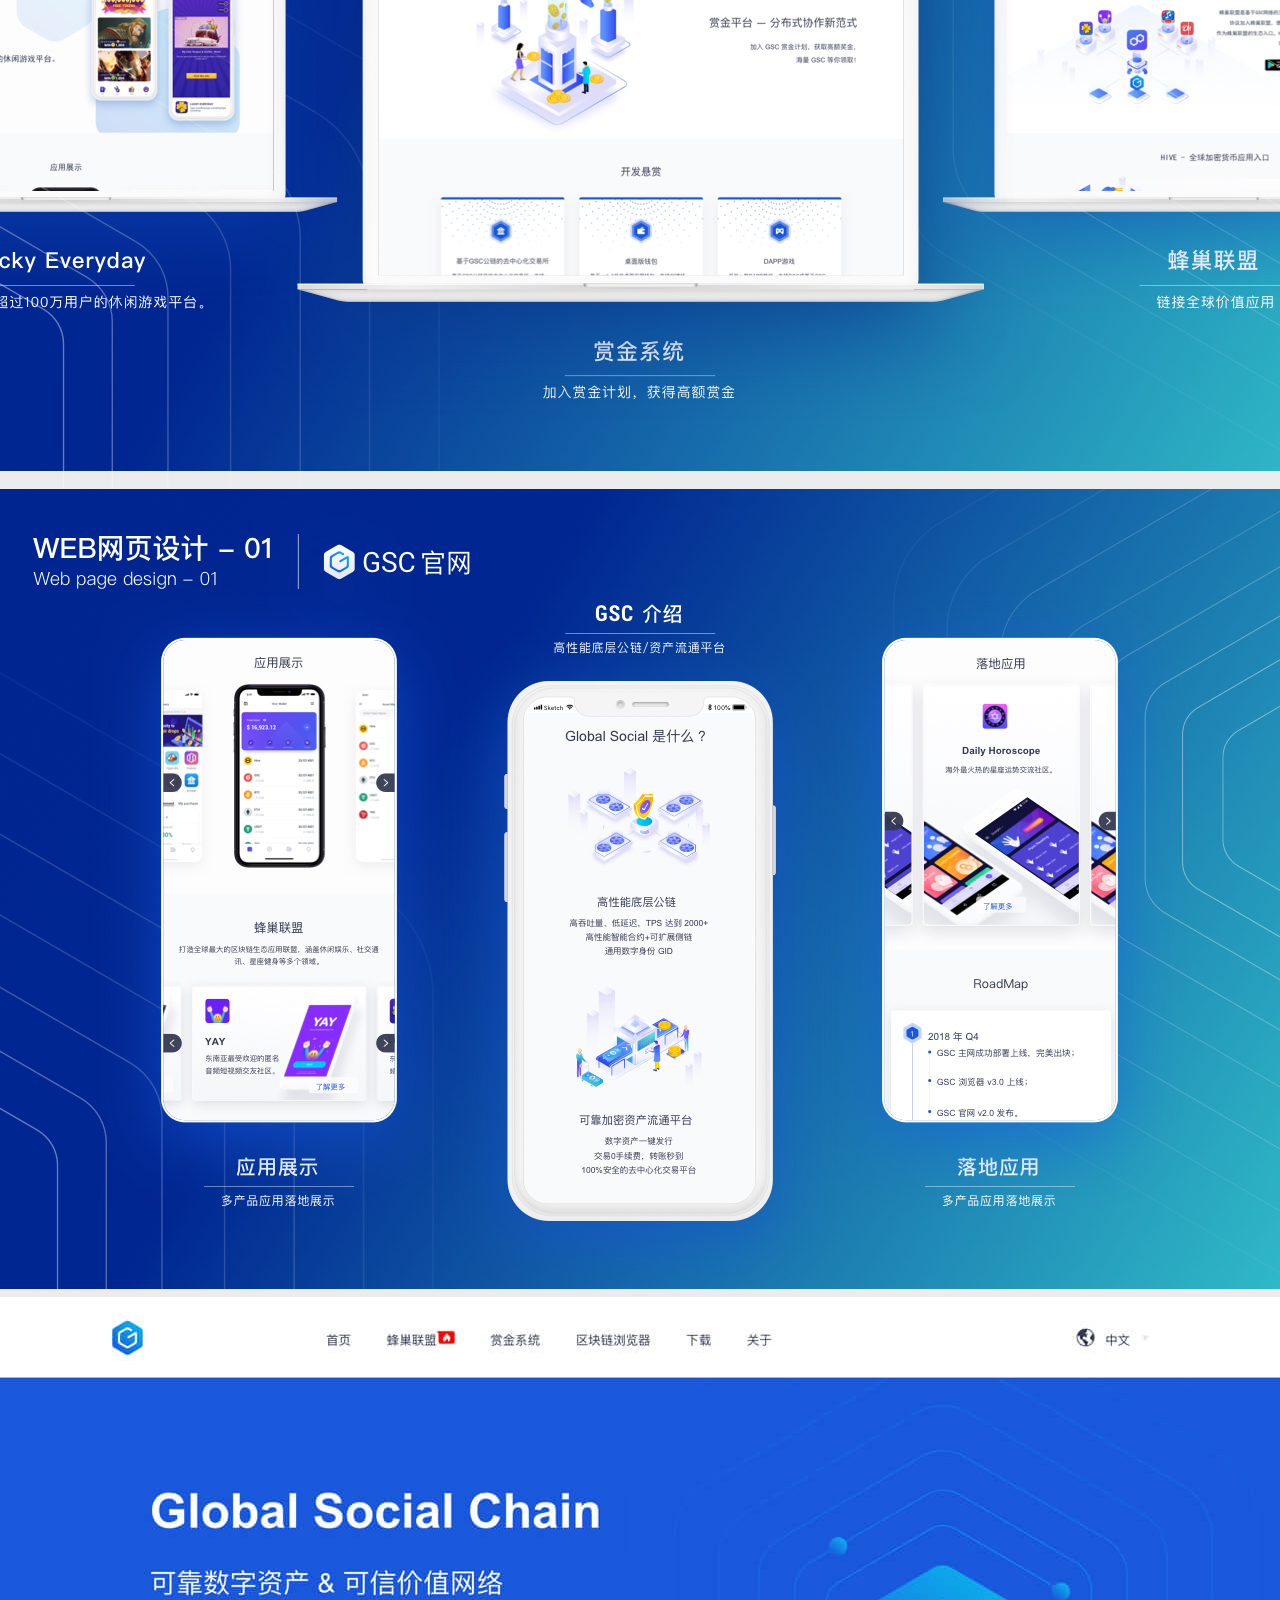
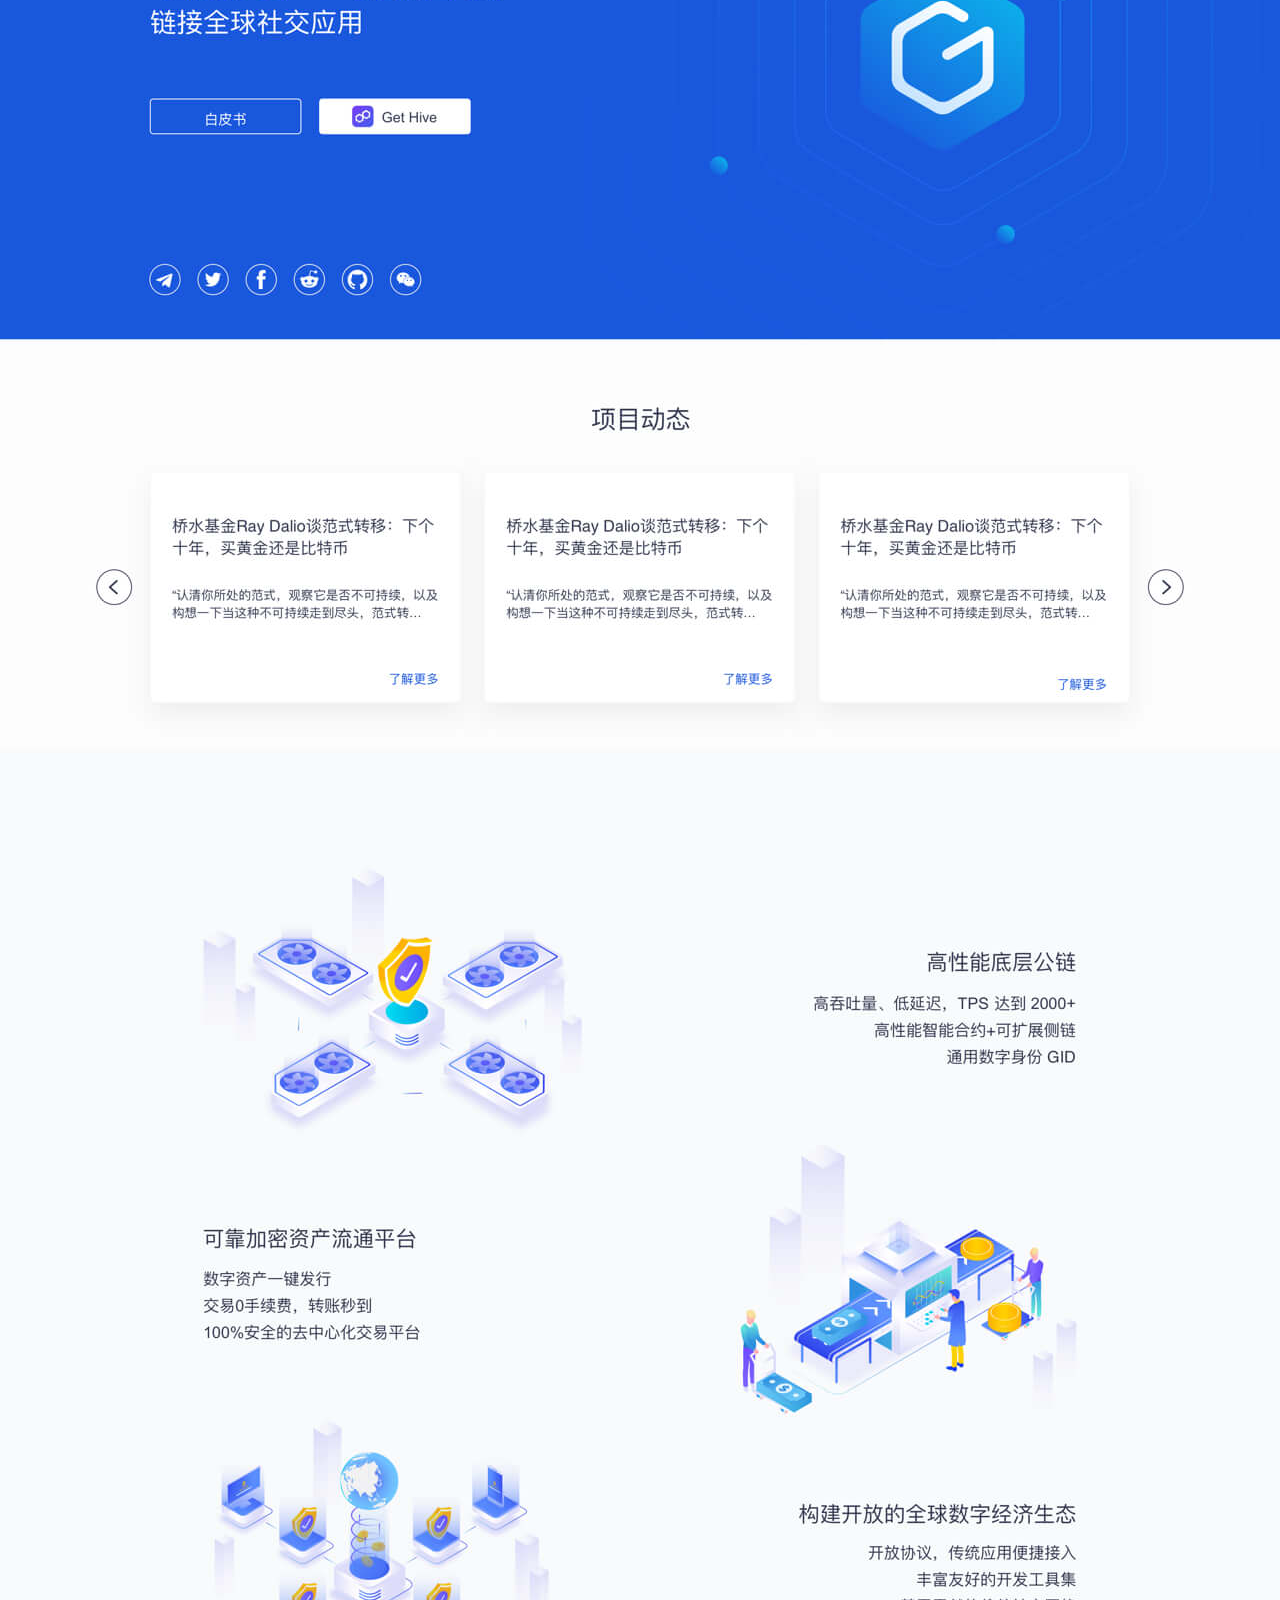
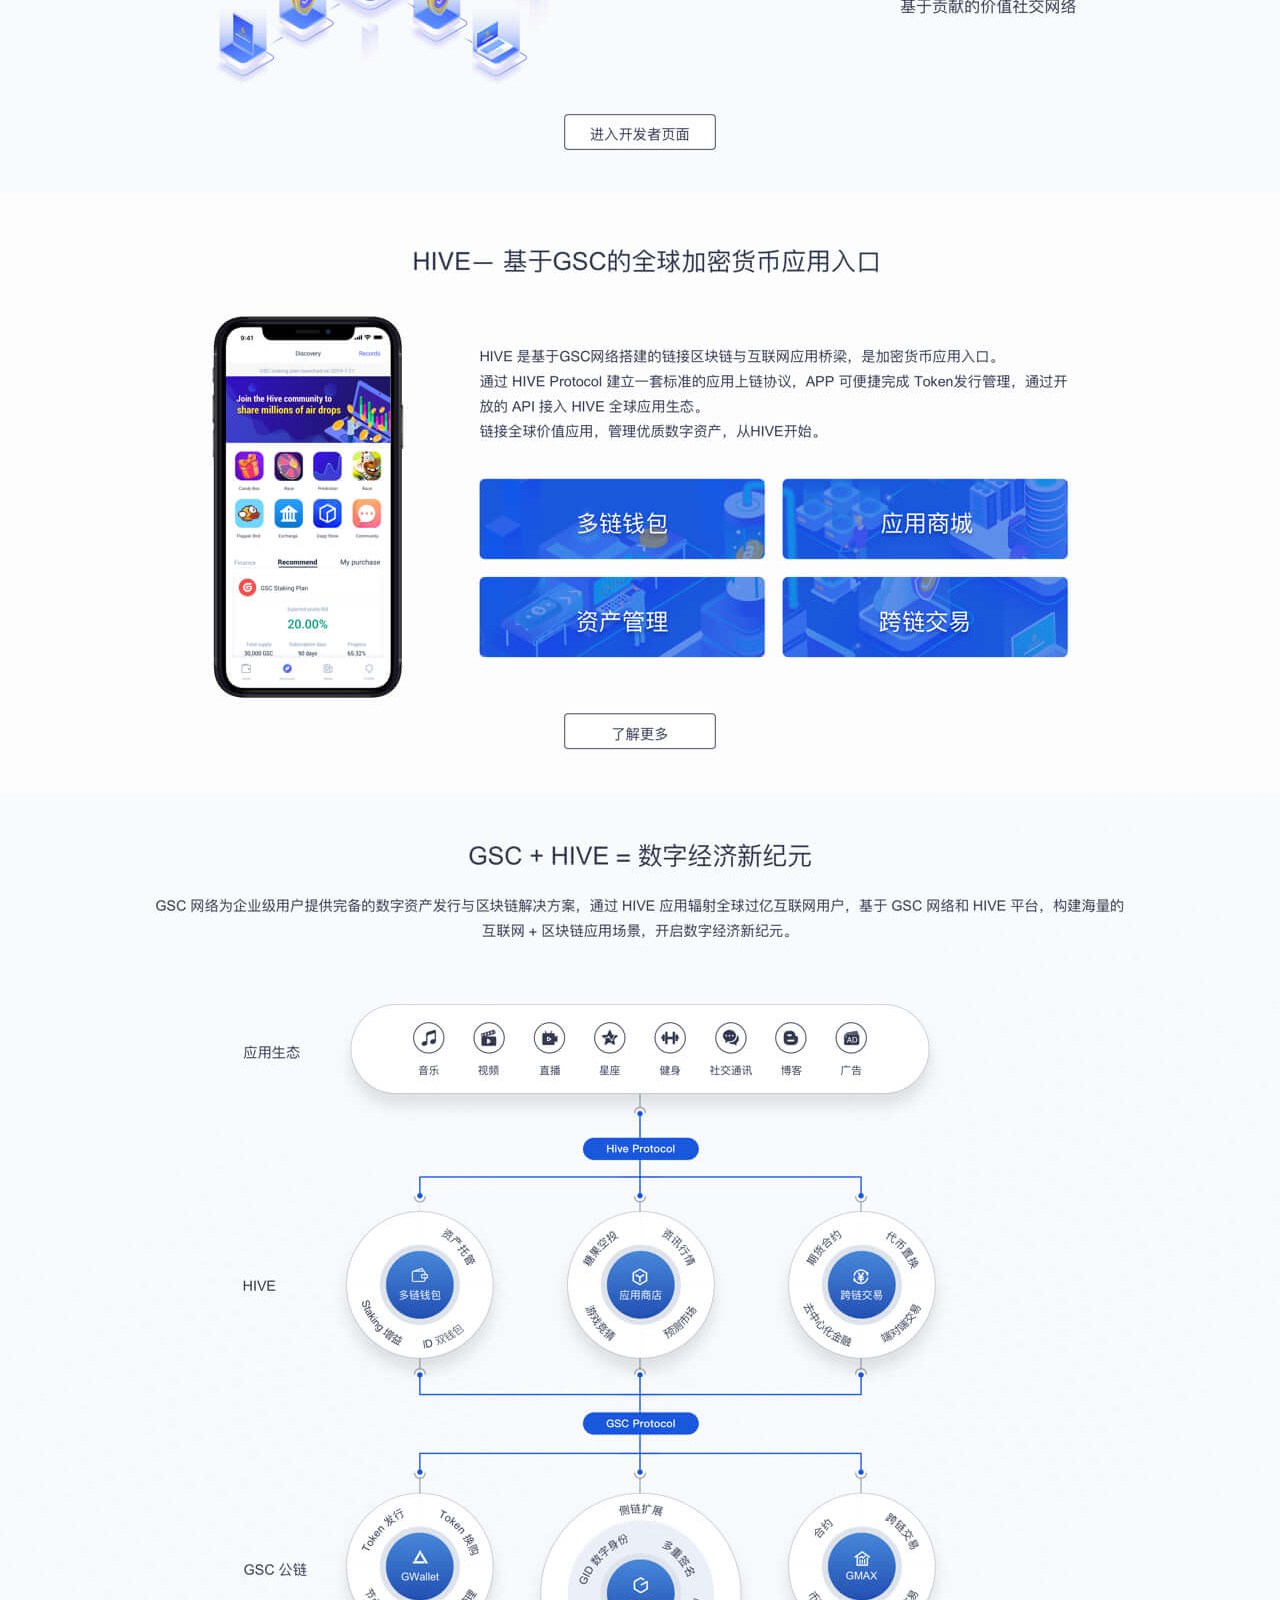
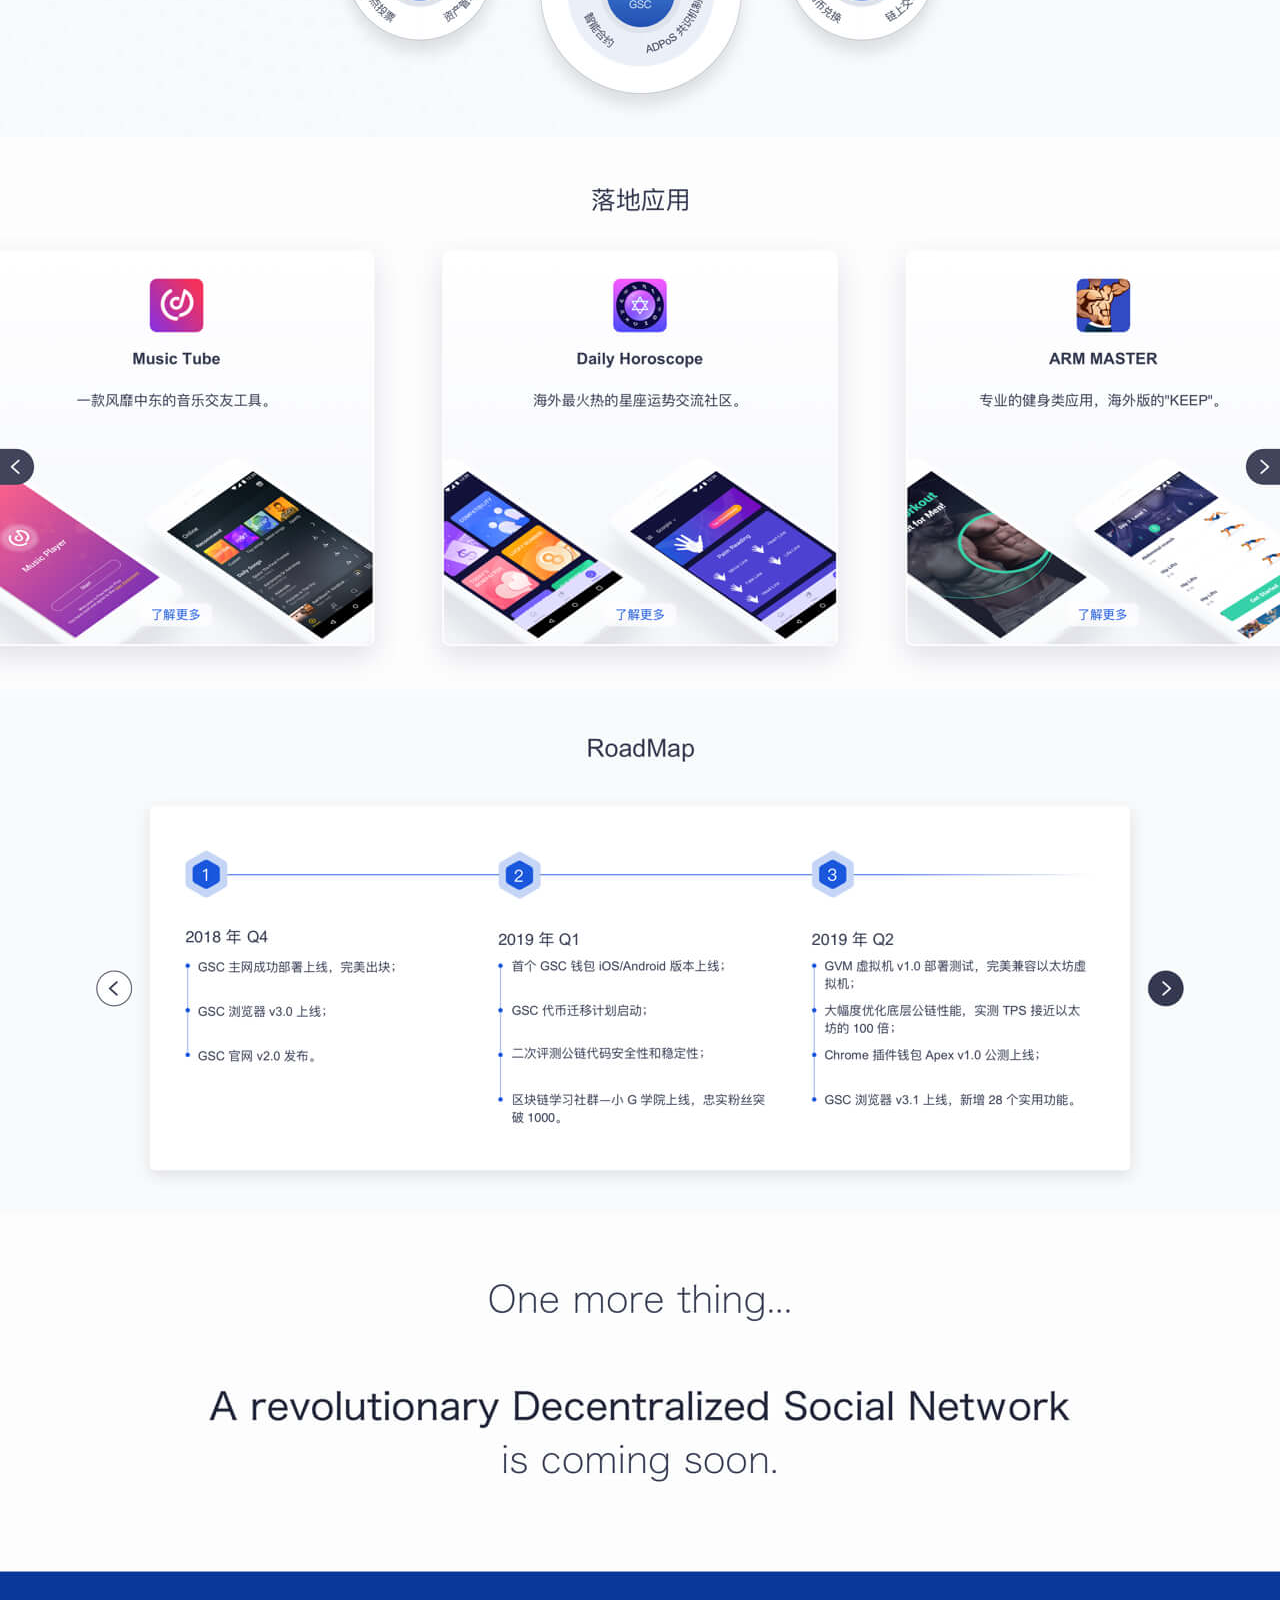
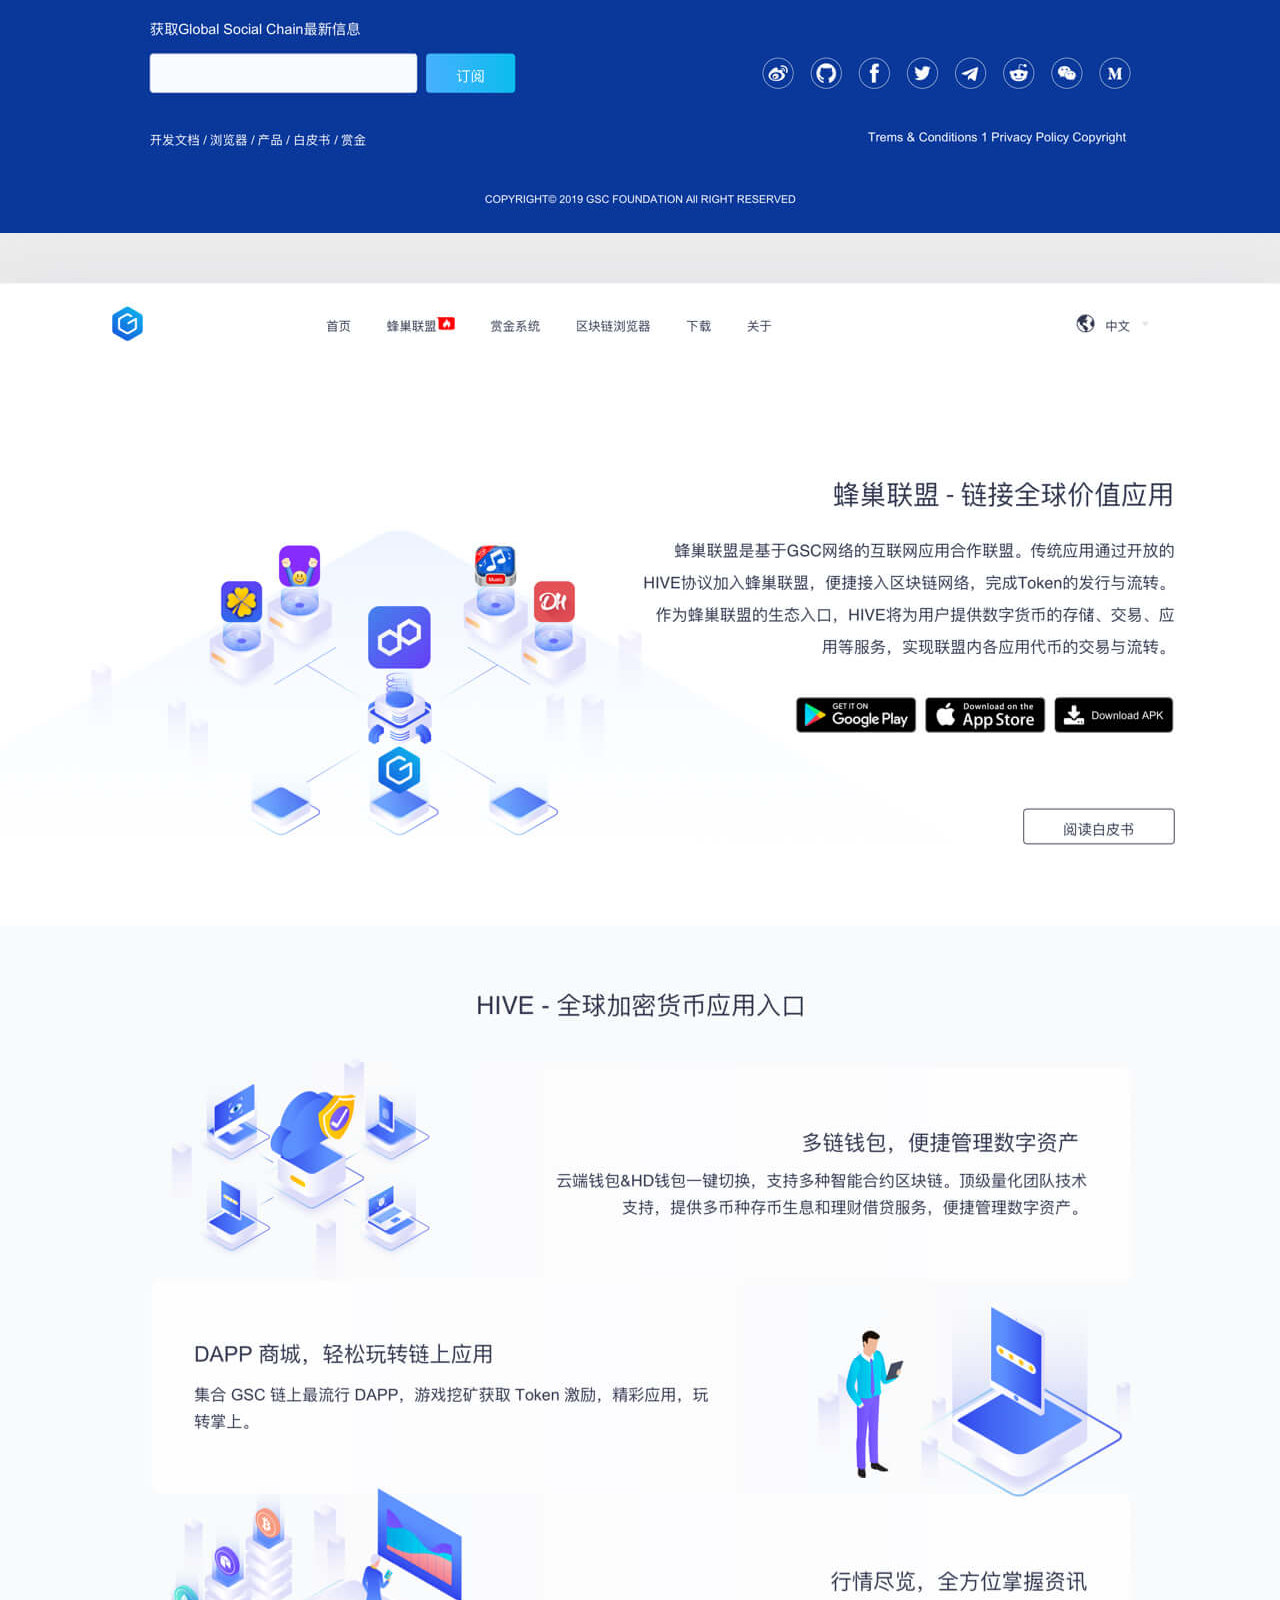
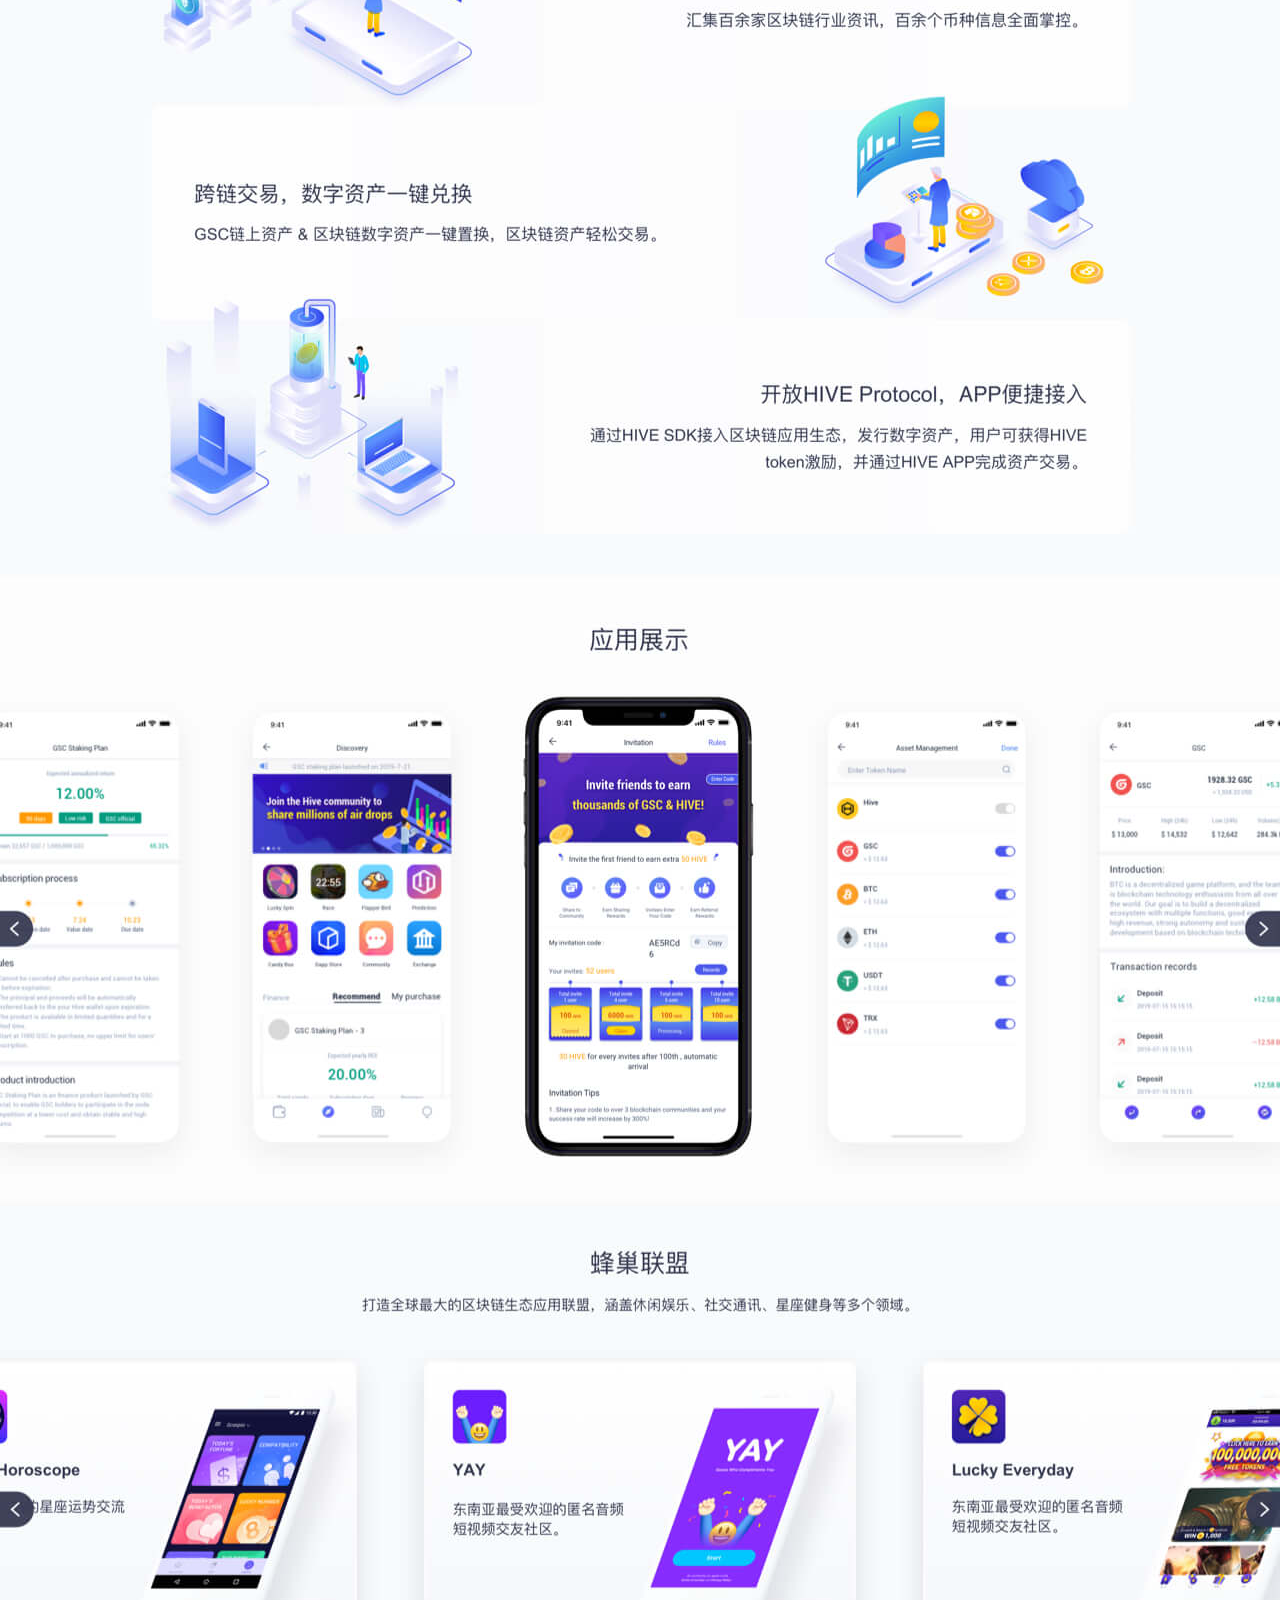
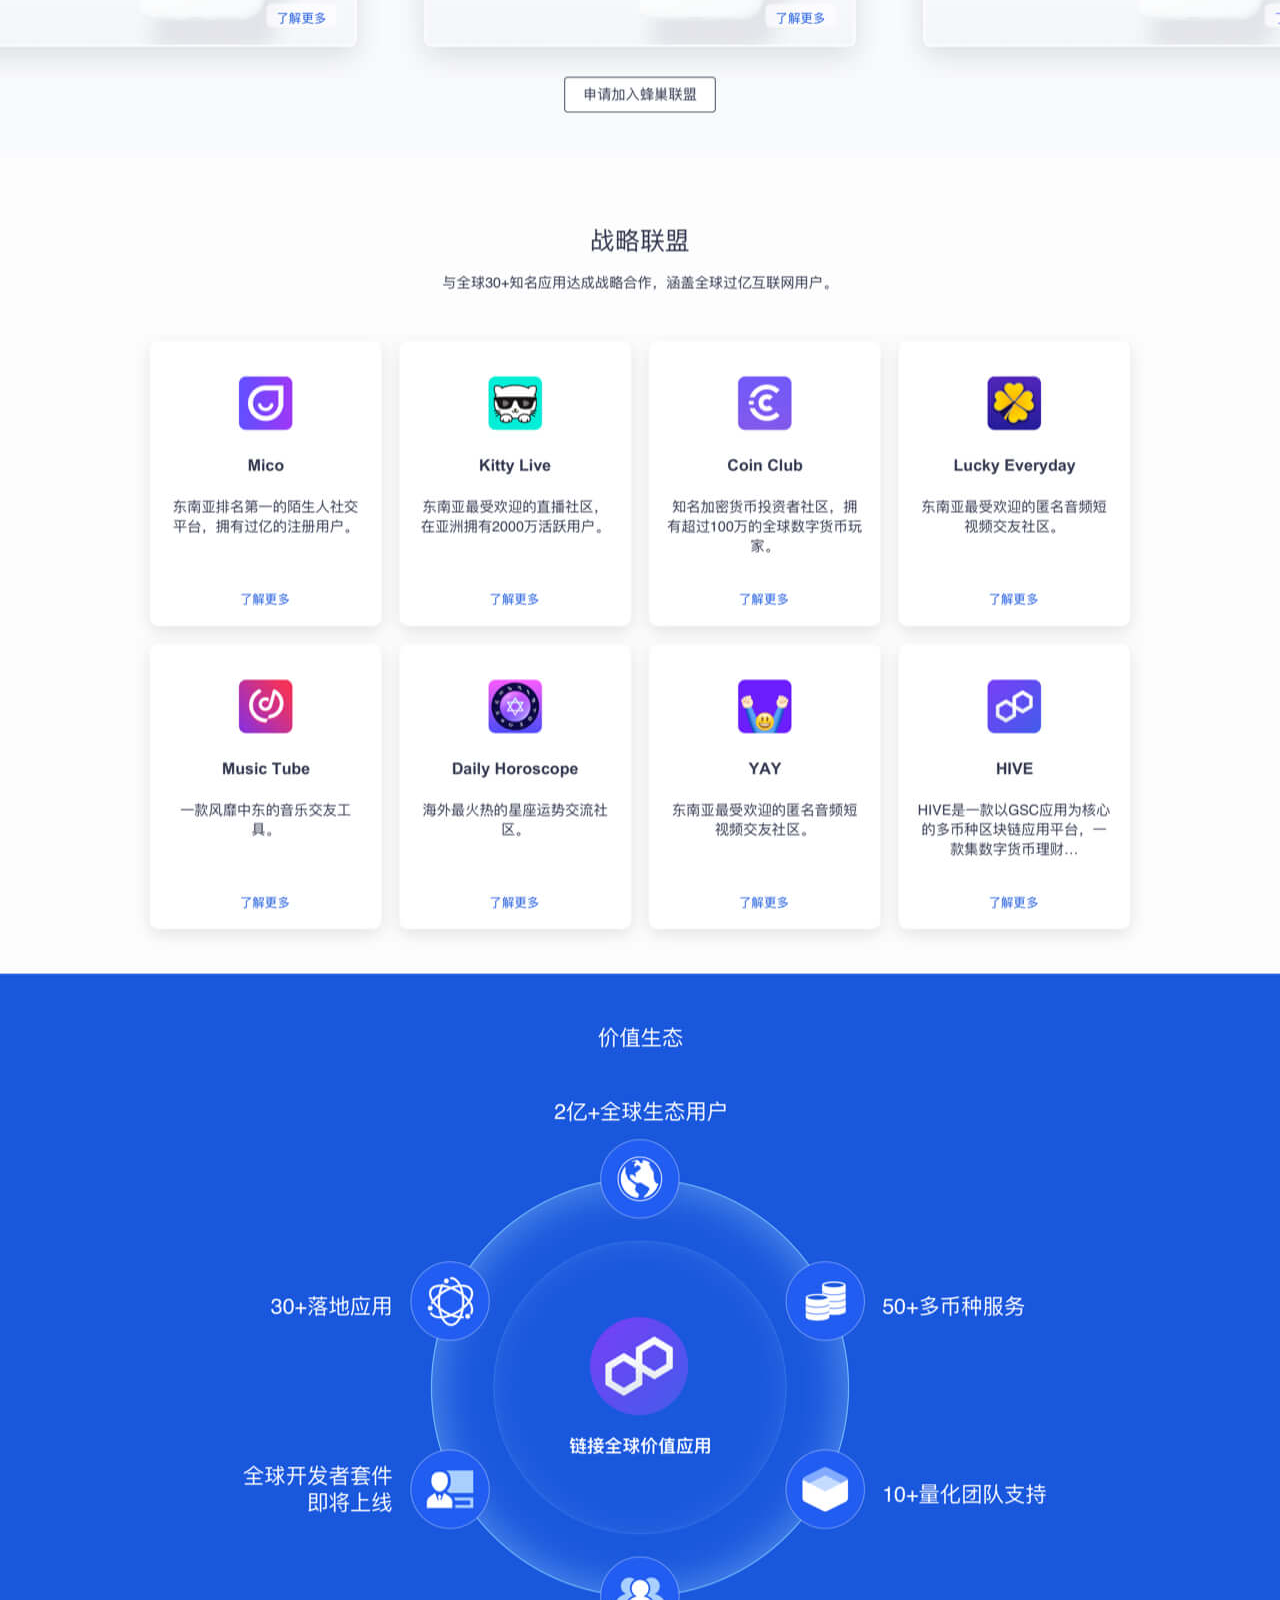
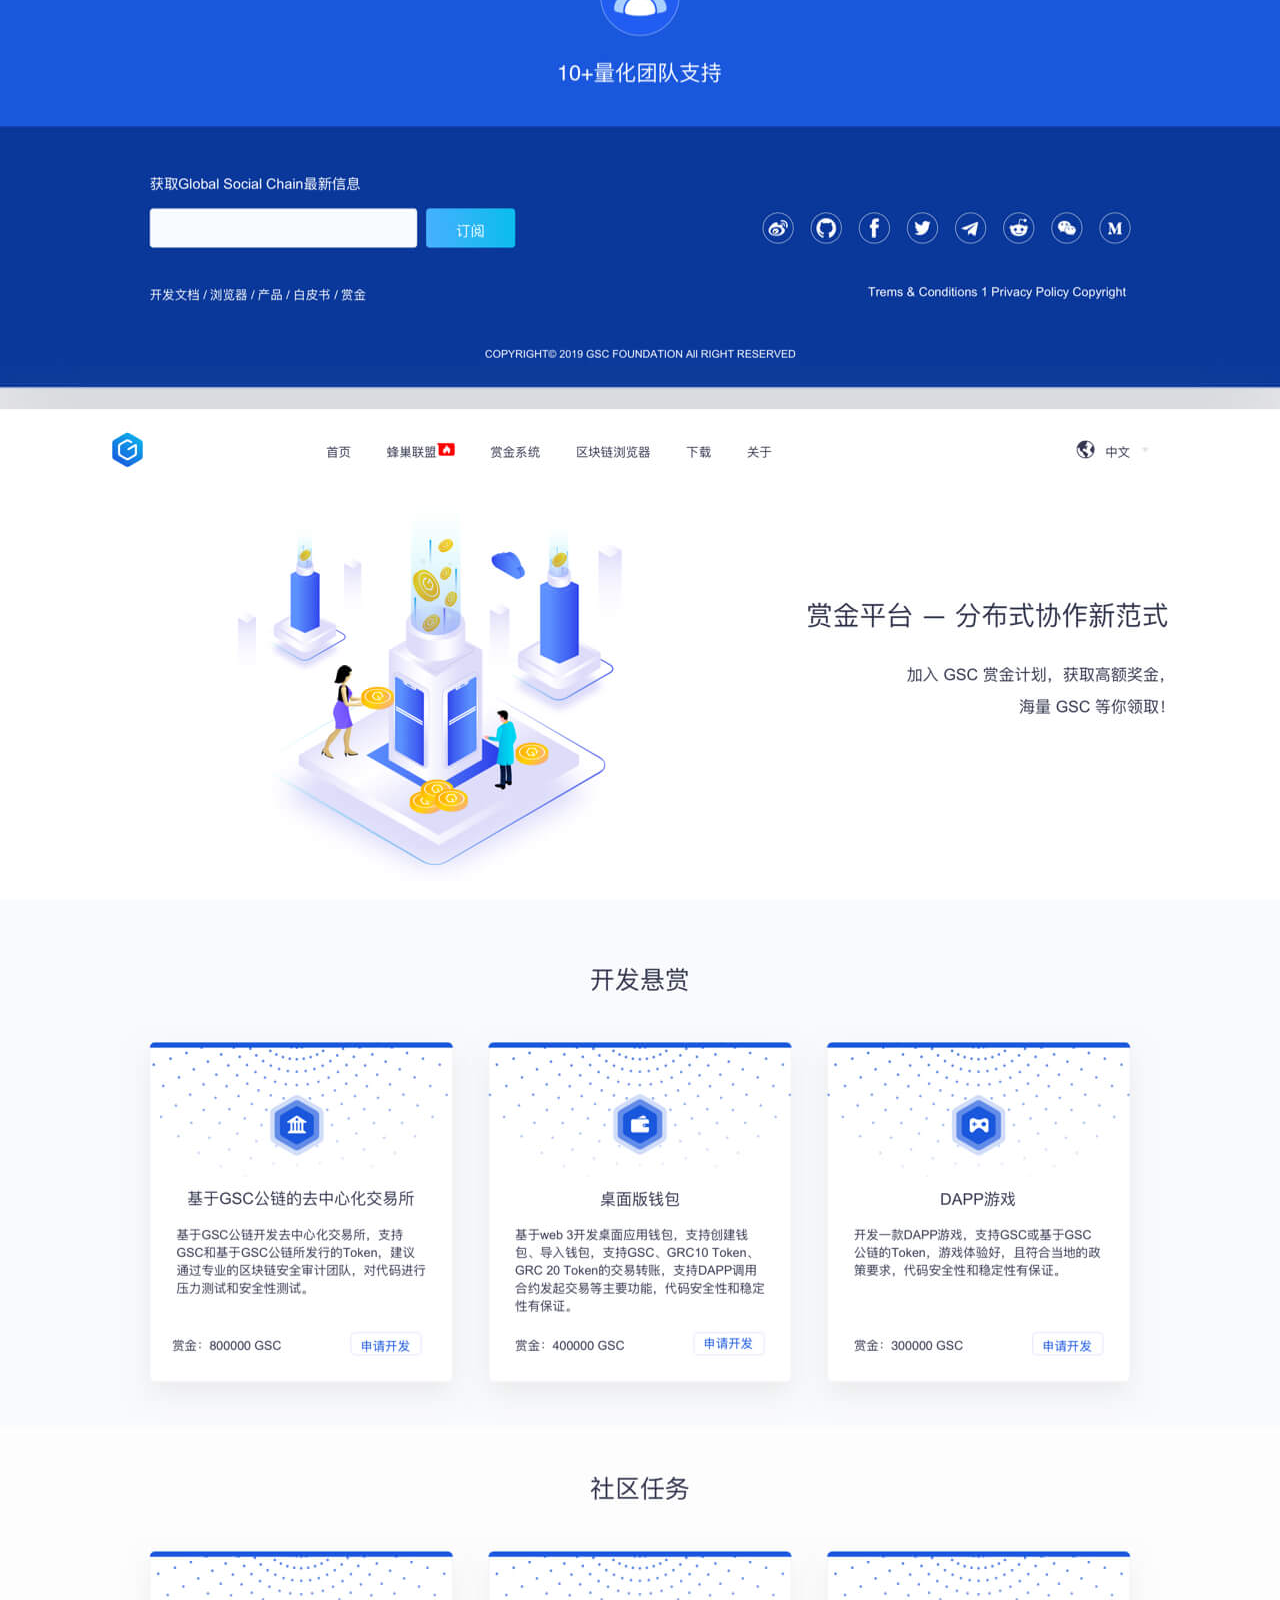
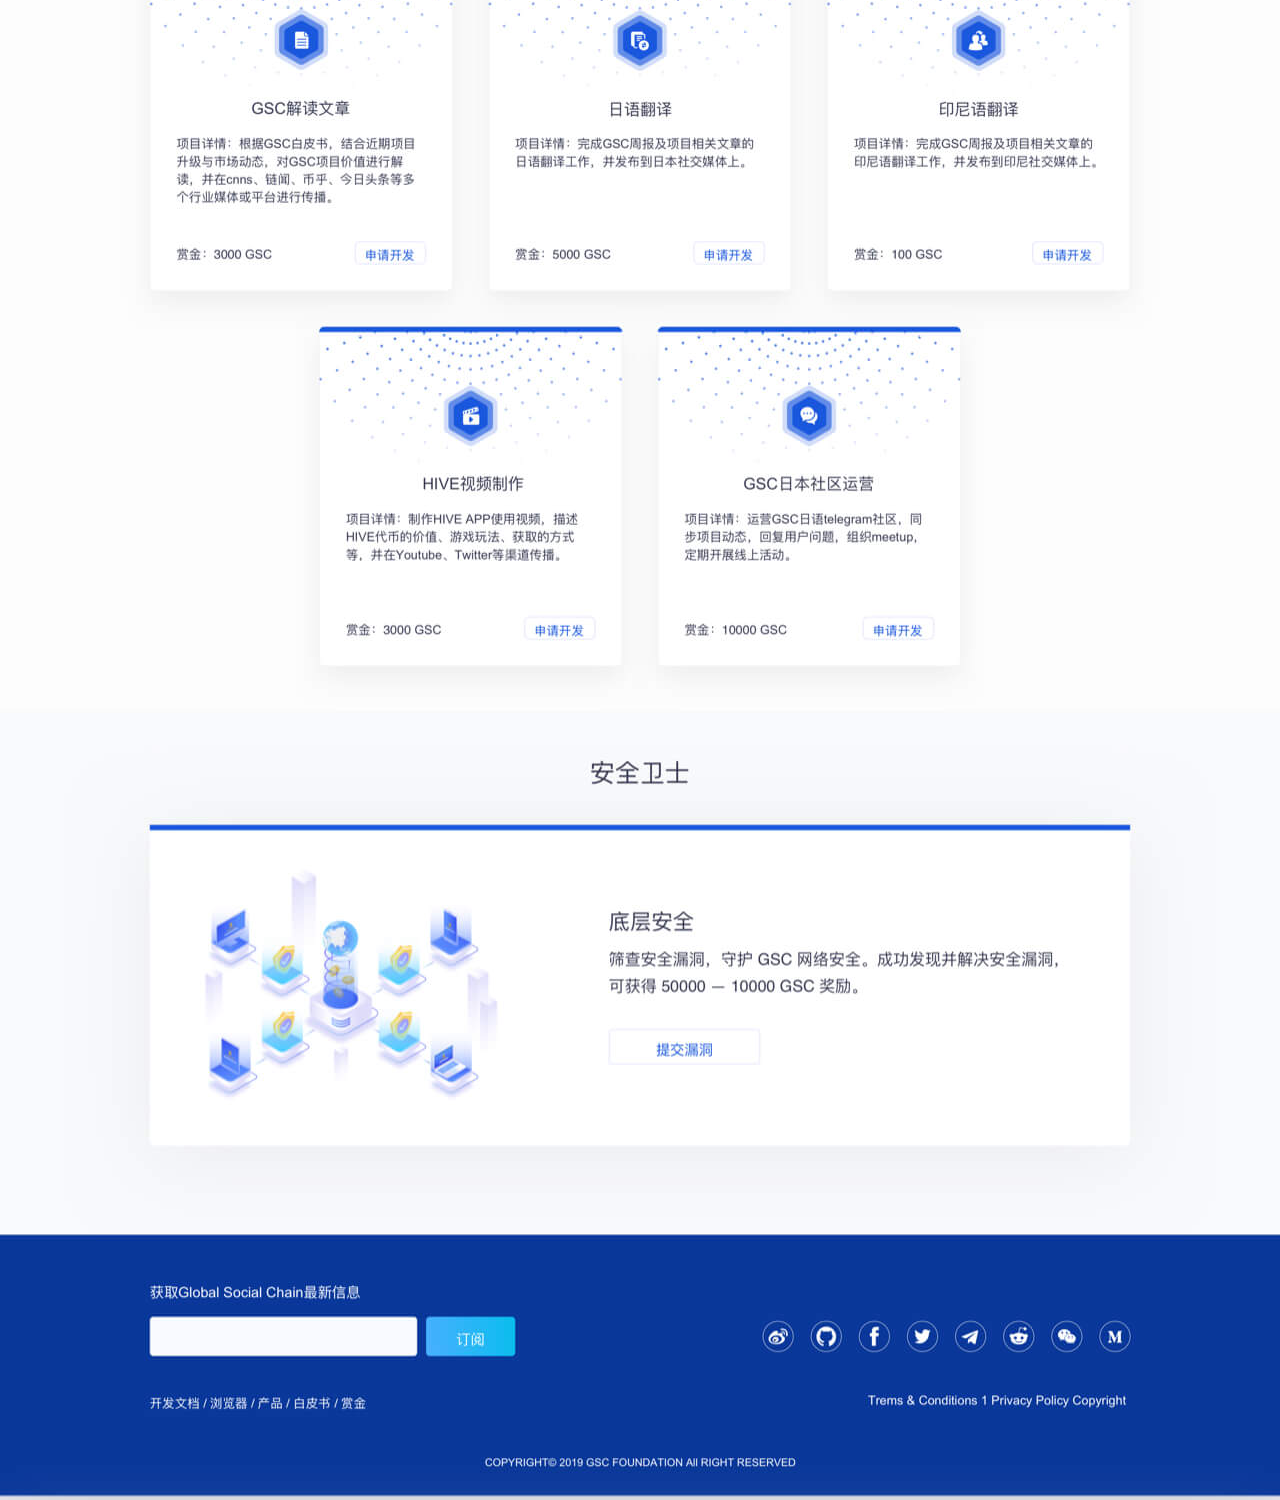
<file: GSC/index.html>
﻿<!doctype html>
<html lang="zj">

<head>

    <!--====== Required meta tags ======-->
    <meta charset="utf-8">
    <meta http-equiv="x-ua-compatible" content="ie=edge">
    <meta name="description" content="">
    <meta name="viewport" content="width=device-width, initial-scale=1, shrink-to-fit=no">

    <!--====== Title ======-->
    <title>GSC</title>

    <!--====== Favicon Icon ======-->
    <link rel="shortcut icon" href="img/favicon.png" type="image/png">

    <!--====== Bootstrap css ======-->
    <link rel="stylesheet" href="css/bootstrap.min.css">

    <!--====== Fontawesome css ======-->
    <link rel="stylesheet" href="css/fontawesome-all.min.css">

    <!--====== Slick css ======-->
    <link rel="stylesheet" href="css/slick.css">
    <link rel="stylesheet" href="css/slick-theme.css">

    <!--====== Magnific Popup css ======-->
    <link rel="stylesheet" href="css/magnific-popup.css">

    <!--====== Animate css ======-->
    <link rel="stylesheet" href="css/animate.min.css">

    <!--====== Default css ======-->
    <link rel="stylesheet" href="css/default.css">

    <!--====== Style css ======-->
    <link rel="stylesheet" href="css/style.css">

    <!--====== Responsive css ======-->
    <link rel="stylesheet" href="css/responsive.css">


</head>
<body data-spy="scroll" data-target=".navbar" data-offset="50">
    <img src="images/1_01.jpg" class="img-fluid" alt="">
    <img src="images/1_02.jpg" class="img-fluid" alt="">
    <img src="images/1_03.jpg" class="img-fluid" alt="">
    <img src="images/1_04.jpg" class="img-fluid" alt="">
</body>

</html>
</file>
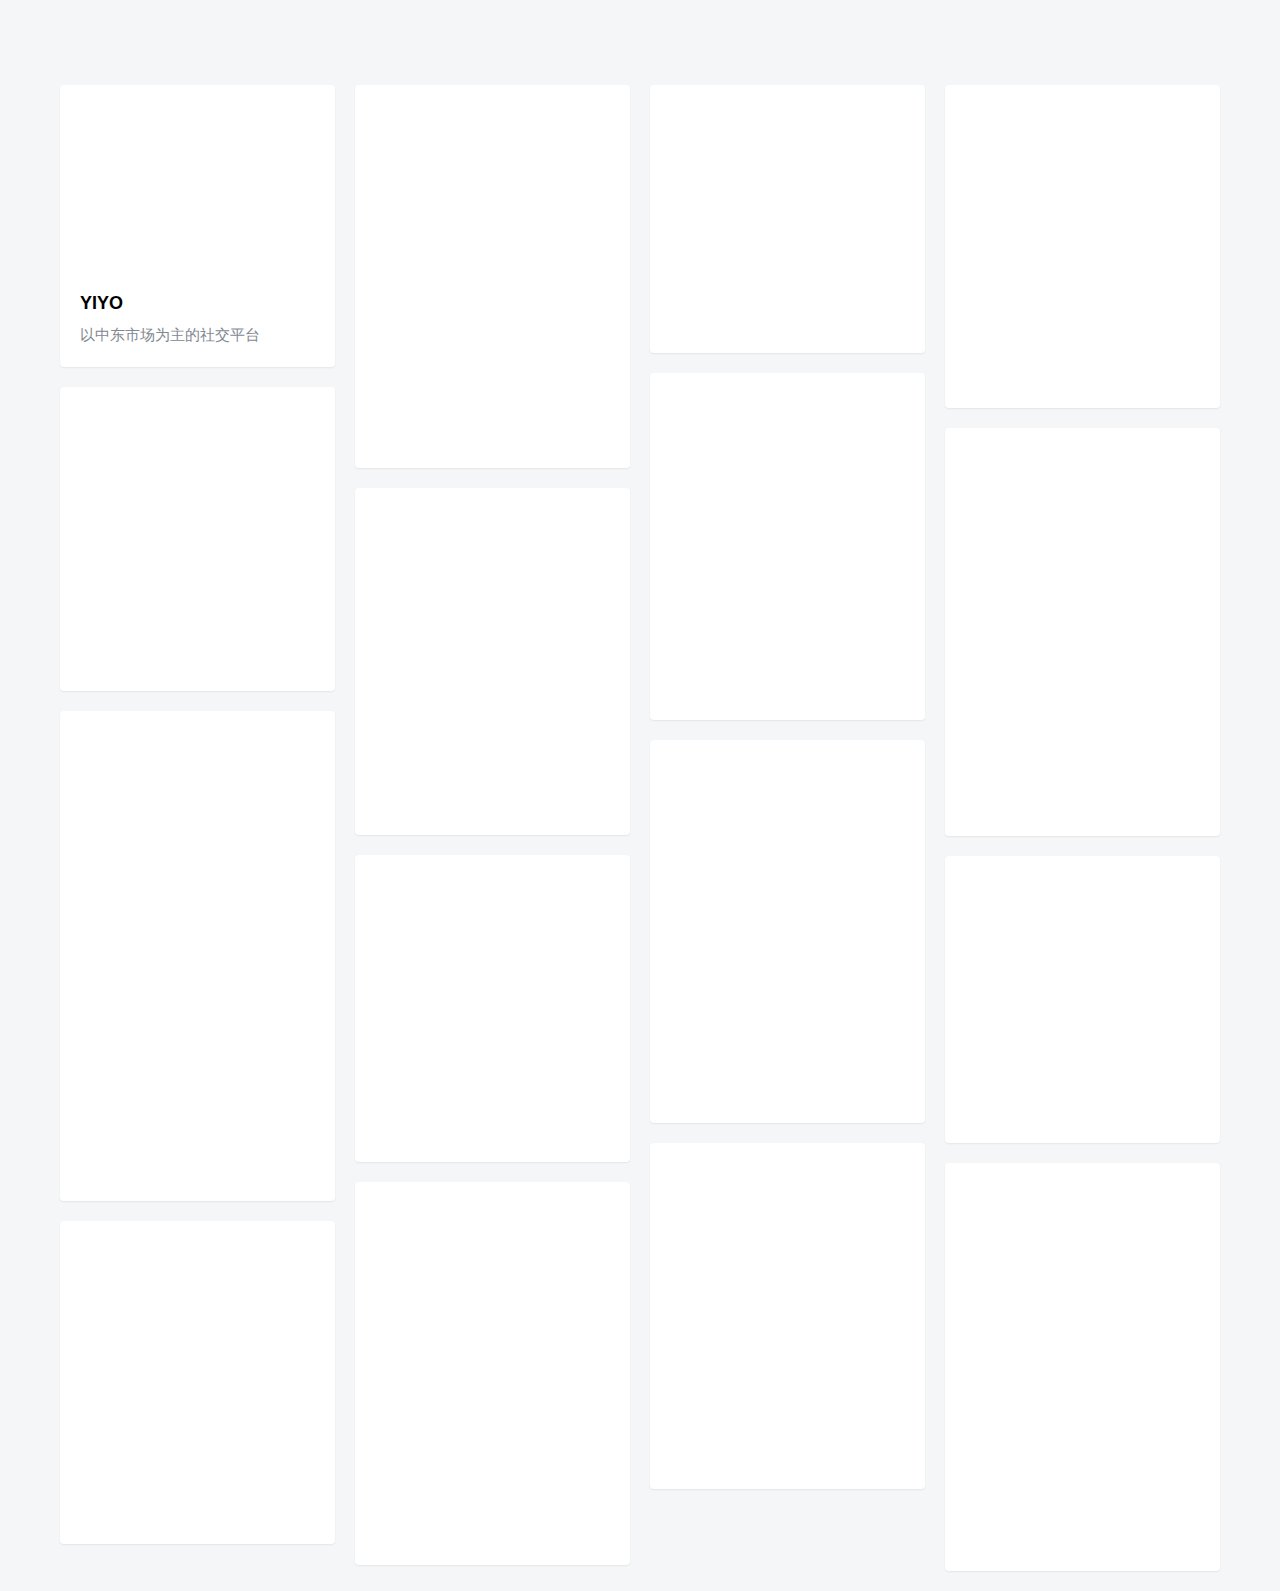
<file: pubu/index.html>
<!DOCTYPE html>
<!--[if lt IE 7]>      <html class="no-js lt-ie9 lt-ie8 lt-ie7"> <![endif]-->
<!--[if IE 7]>         <html class="no-js lt-ie9 lt-ie8"> <![endif]-->
<!--[if IE 8]>         <html class="no-js lt-ie9"> <![endif]-->
<!--[if gt IE 8]><!--> <html class="no-js"> <!--<![endif]-->
	<head>
	<meta charset="utf-8">
	<meta http-equiv="X-UA-Compatible" content="IE=edge">
	<title>Logo</title>
	<meta name="viewport" content="width=device-width, initial-scale=1">
	<meta name="keywords" content="free html5, free template, free bootstrap, html5, css3, mobile first, responsive" />
	
	<!-- Animate.css -->
	<link rel="stylesheet" href="css/animate.css">
	<!-- Magnific Popup -->
	<link rel="stylesheet" href="css/magnific-popup.css">
	<!-- Salvattore -->
	<link rel="stylesheet" href="css/salvattore.css">
	<!-- Theme Style -->
	<link rel="stylesheet" href="css/style.css">
	<!-- Modernizr JS -->
	<script src="js/modernizr-2.6.2.min.js"></script>
	<!-- FOR IE9 below -->
	<!--[if lt IE 9]>
	<script src="js/respond.min.js"></script>
	<![endif]-->

	</head>
	<body>
		

    

	
	
	<div id="fh5co-main">
		<div class="container">

			<div class="row">

        <div id="fh5co-board" data-columns>

        	<div class="item">
        		<div class="animate-box">
	        		<a href="images/img_1.jpg" class="image-popup fh5co-board-img" title="Lorem ipsum dolor sit amet, consectetur adipisicing elit. Explicabo, eos?"><img src="images/img_1.jpg" alt="Free HTML5 Bootstrap template"></a>
        		</div>
        		<div class="fh5co-desc"><h4><b>YIYO</b></h4>以中东市场为主的社交平台</div>
        	</div>
        	<div class="item">
        		<div class="animate-box">
	        		<a href="images/img_2.jpg" class="image-popup fh5co-board-img"><img src="images/img_2.jpg" alt="Free HTML5 Bootstrap template"></a>
	        		<div class="fh5co-desc"><h4><b>GAGA</b></h4>内涵社区</div>
        		</div>
        	</div>
            <div class="item">
                <div class="animate-box">
                    <a href="images/img_11.jpg" class="image-popup fh5co-board-img"><img src="images/img_11.jpg" alt="Free HTML5 Bootstrap template"></a>
                    <div class="fh5co-desc"><h4><b>赤子城</b></h4>致力于成为中国出海行业最大规模的互联网平台</div>
                </div>
            </div>
        	<div class="item">
        		<div class="animate-box">
	        		<a href="images/img_3.jpg" class="image-popup fh5co-board-img"><img src="images/img_3.jpg" alt="Free HTML5 Bootstrap template"></a>
	        		<div class="fh5co-desc"><h4><b>YAY</b></h4>匿名音频短视频交友社区</div>
        		</div>
        	</div>
            <div class="item">
                <div class="animate-box">
                    <a href="images/img_13.jpg" class="image-popup fh5co-board-img"><img src="images/img_13.jpg" alt="Free HTML5 Bootstrap template"></a>
                    <div class="fh5co-desc"><h4><b>Cherry Live</b></h4>中东社交平台</div>
                </div>
            </div>
        	<div class="item">
        		<div class="animate-box">
	        		<a href="images/img_4.jpg" class="image-popup fh5co-board-img"><img src="images/img_4.jpg" alt="Free HTML5 Bootstrap template"></a>
	        		<div class="fh5co-desc"><h4><b>Lucky Everyday</b></h4>在东南亚拥有超过100万用户的休闲游戏平台</div>
        		</div>
        	</div>
        	<div class="item">
        		<div class="animate-box">
	        		<a href="images/img_5.jpg" class="image-popup fh5co-board-img"><img src="images/img_5.jpg" alt="Free HTML5 Bootstrap template"></a>
	        		<div class="fh5co-desc"><h4><b>Face Chat</b></h4>社交平台，汇聚东南亚知名明星主播与最受欢迎的网红</div>
        		</div>
        	</div>
        	<div class="item">
        		<div class="animate-box">
	        		<a href="images/img_6.jpg" class="image-popup fh5co-board-img"><img src="images/img_6.jpg" alt="Free HTML5 Bootstrap template"></a>
	        		<div class="fh5co-desc"><h4><b>Lucky Win</b></h4>刮刮赚休闲游戏</div>
        		</div>
        	</div>
        	<div class="item">
        		<div class="animate-box">
	        		<a href="images/img_7.jpg" class="image-popup fh5co-board-img"><img src="images/img_7.jpg" alt="Free HTML5 Bootstrap template"></a>
	        		<div class="fh5co-desc"><h4><b>GSC</b></h4>链接全球社交应用的底层公链</div>
        		</div>
        	</div>
        	<div class="item">
        		<div class="animate-box">
	        		<a href="images/img_8.jpg" class="image-popup fh5co-board-img"><img src="images/img_8.jpg" alt="Free HTML5 Bootstrap template"></a>
	        		<div class="fh5co-desc"><h4><b>Hive</b></h4>一款以GSC应用为核心的多币种区块链应用平台</div>
        		</div>
        	</div>
        	<div class="item">
        		<div class="animate-box">
	        		<a href="images/img_9.jpg" class="image-popup fh5co-board-img"><img src="images/img_9.jpg" alt="Free HTML5 Bootstrap template"></a>
	        		<div class="fh5co-desc"><h4><b>Peace</b></h4>社交应用</div>
        		</div>
        	</div>
        	<div class="item">
        		<div class="animate-box">
	        		<a href="images/img_10.jpg" class="image-popup fh5co-board-img"><img src="images/img_10.jpg" alt="Free HTML5 Bootstrap template"></a>
	        		<div class="fh5co-desc"><h4><b>Coin Club</b></h4>知名加密货币投资者社区，拥有超过100万的全球数字货币玩家。</div>
        		</div>
        	</div>
        	<div class="item">
        		<div class="animate-box">
	        		<a href="images/img_12.jpg" class="image-popup fh5co-board-img"><img src="images/img_12.jpg" alt="Free HTML5 Bootstrap template"></a>
	        		<div class="fh5co-desc"><h4><b>Daily Horoscope</b></h4>海外最火热的星座运势交流社区</div>
        		</div>
        	</div>
        	<div class="item">
        		<div class="animate-box">
	        		<a href="images/img_14.jpg" class="image-popup fh5co-board-img"><img src="images/img_14.jpg" alt="Free HTML5 Bootstrap template"></a>
	        		<div class="fh5co-desc"><h4><b>Music Tube</b></h4>一款风靡中东的音乐交友工具。</div>
        		</div>
        	</div>
        	<div class="item">
        		<div class="animate-box">
	        		<a href="images/img_15.jpg" class="image-popup fh5co-board-img"><img src="images/img_15.jpg" alt="Free HTML5 Bootstrap template"></a>
	        		<div class="fh5co-desc"><h4><b>ARM MASTER</b></h4>专业的健身类应用，海外版的"KEEP"。</div>
        		</div>
        	</div>
        	<div class="item">
        		<div class="animate-box">
	        		<a href="images/img_16.jpg" class="image-popup fh5co-board-img"><img src="images/img_16.jpg" alt="Free HTML5 Bootstrap template"></a>
	        		<div class="fh5co-desc"><h4><b>Shuga（备选）</b></h4>社交平台</div>
        		</div>
        	</div>
        </div>
        </div>
       </div>
	</div>


	<!-- jQuery -->
	<script src="js/jquery.min.js"></script>
	<!-- jQuery Easing -->
	<script src="js/jquery.easing.1.3.js"></script>
	<!-- Bootstrap -->
	<script src="js/bootstrap.min.js"></script>
	<!-- Waypoints -->
	<script src="js/jquery.waypoints.min.js"></script>
	<!-- Magnific Popup -->
	<script src="js/jquery.magnific-popup.min.js"></script>
	<!-- Salvattore -->
	<script src="js/salvattore.min.js"></script>
	<!-- Main JS -->
	<script src="js/main.js"></script>

	

	
	</body>
</html>
</file>
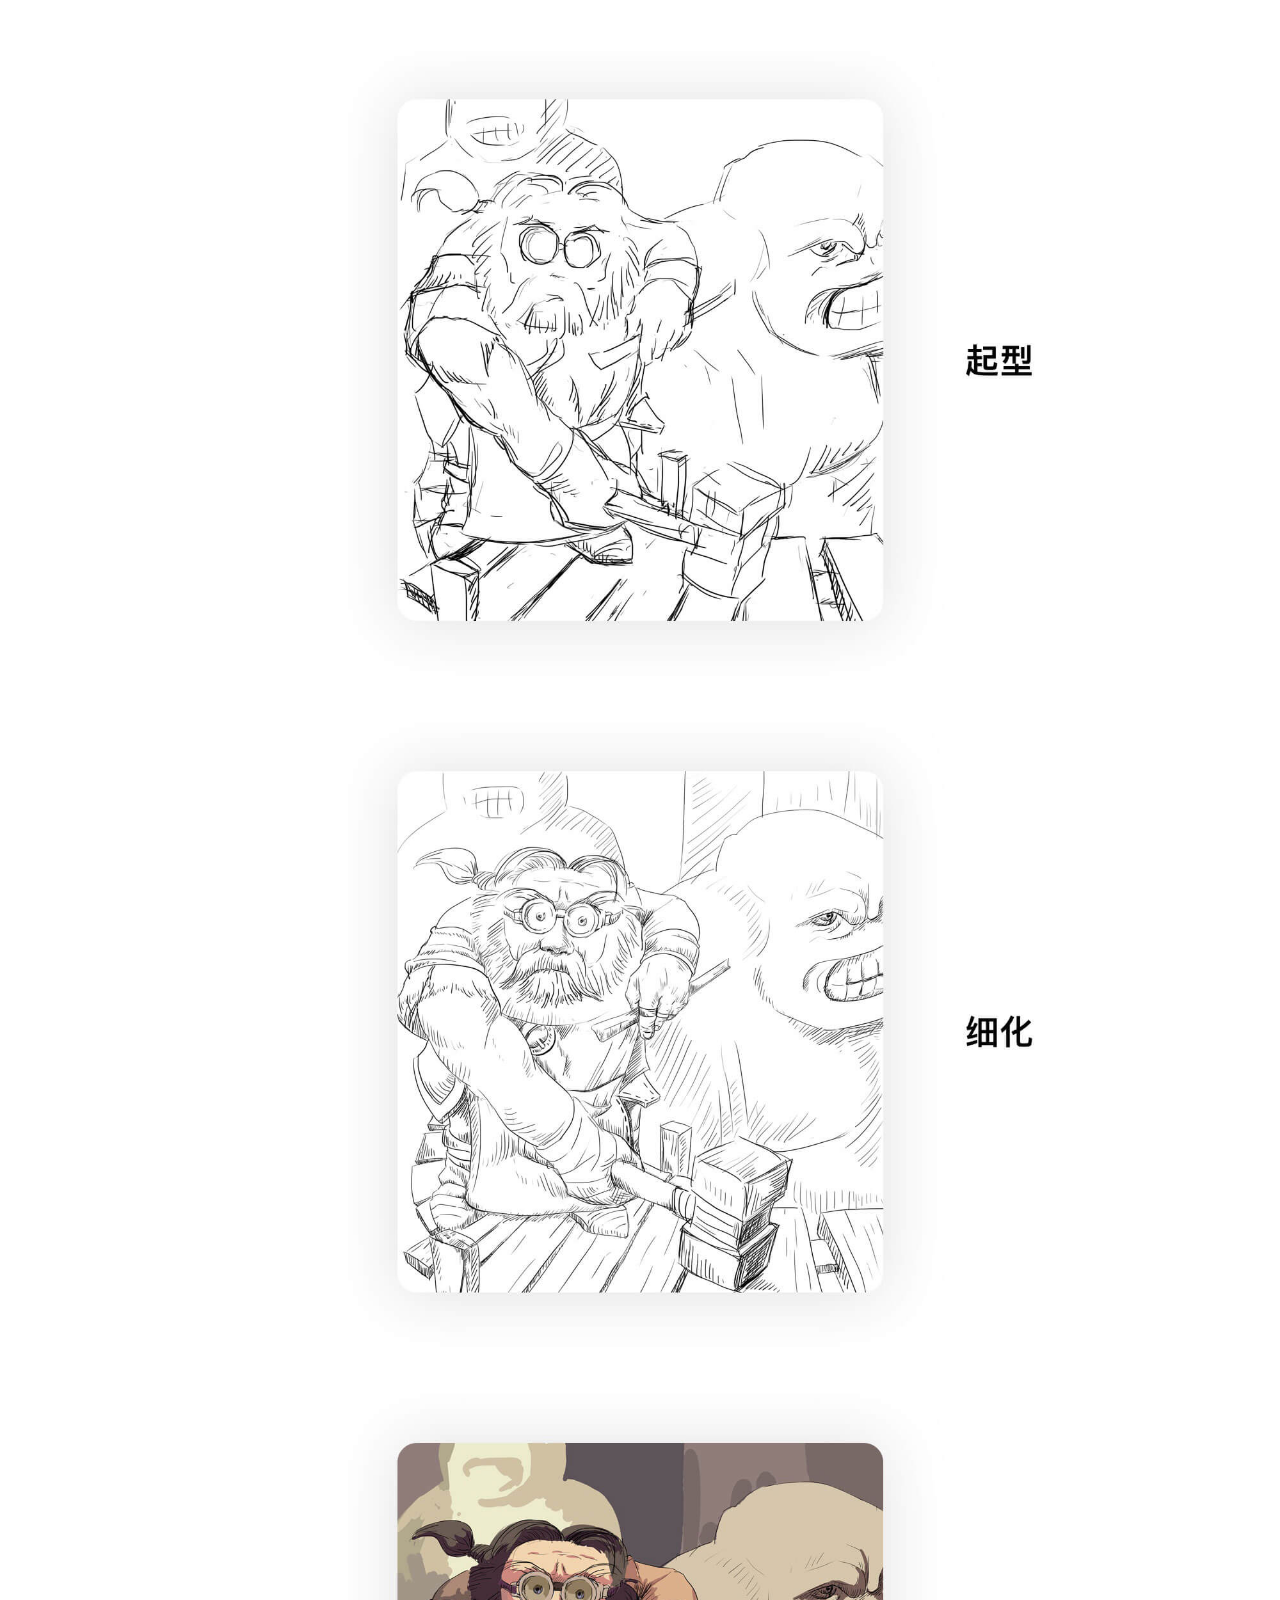
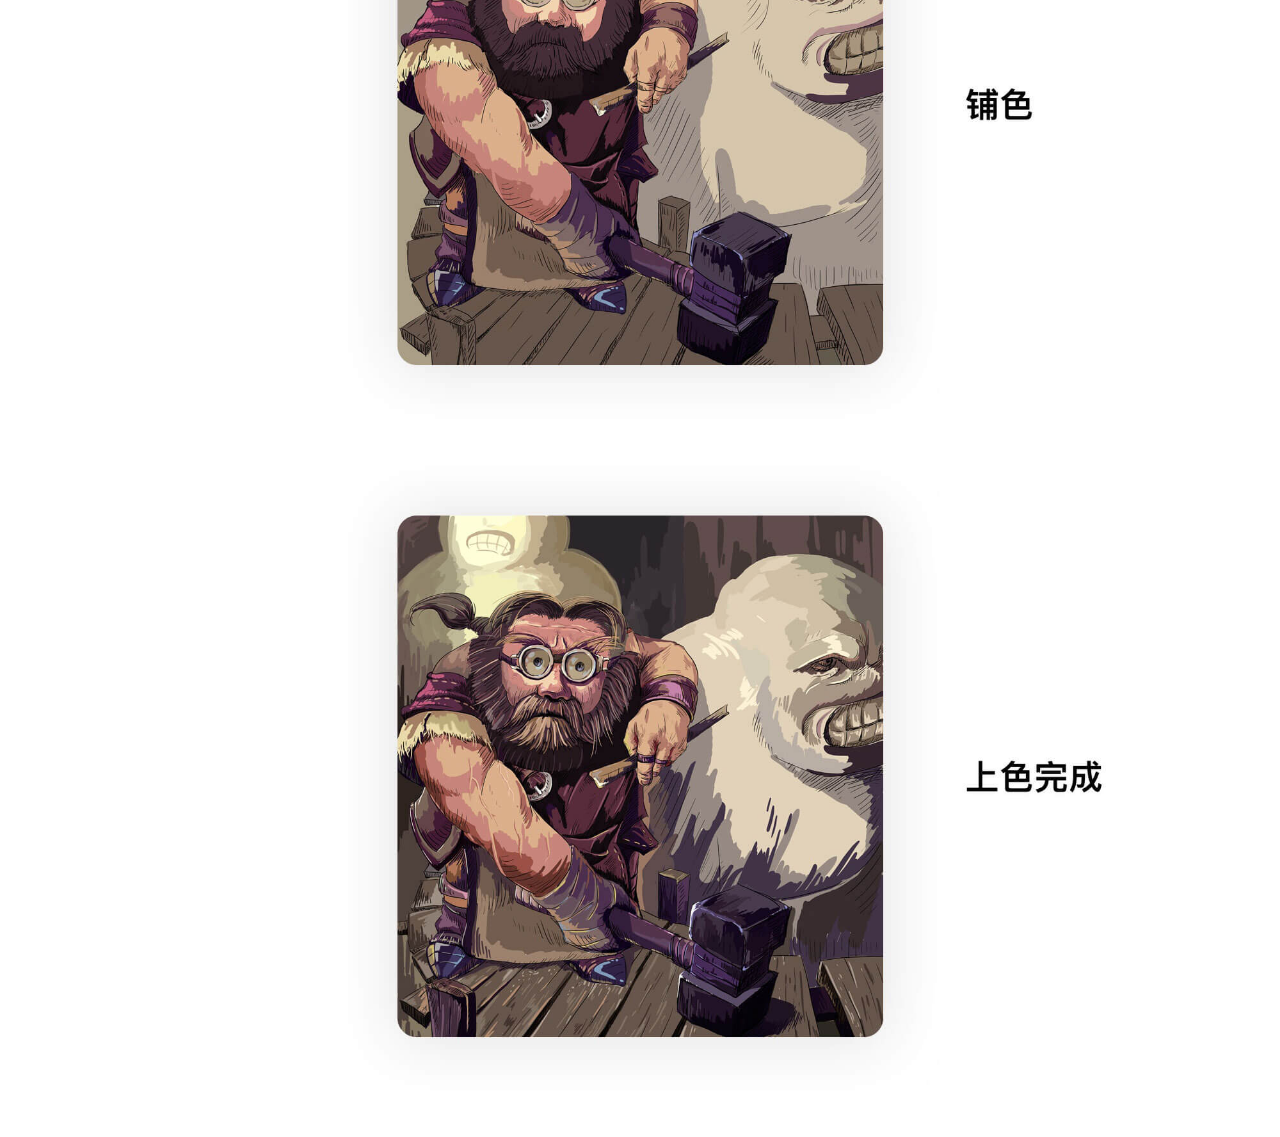
<file: shi/index.html>
<!DOCTYPE html>
<html lang="en">
<head>
    <meta charset="UTF-8">
    <meta name="viewport" content="width=device-width, initial-scale=1.0">
    <meta http-equiv="X-UA-Compatible" content="ie=edge">
    <title>游戏人物</title>
    <style>
        *, img{
            margin: 0;
            padding: 0;
        }
        html, body, .img-fluid {
            width: 100%;
        }
        .img-fluid {
           display: flex;
           justify-content: center;
           align-items: center;
        }
        img {
            weight: 100% !important;
            /*height: 90%;*/
        }
    </style>
</head>
<body data-spy="scroll" data-target=".navbar" data-offset="50">
    <img src="images/1_01.jpg" class="img-fluid" alt="">
    <img src="images/1_02.jpg" class="img-fluid" alt="">
    <img src="images/1_03.jpg" class="img-fluid" alt="">
    <img src="images/1_04.jpg" class="img-fluid" alt="">
</body>
</html>
</file>
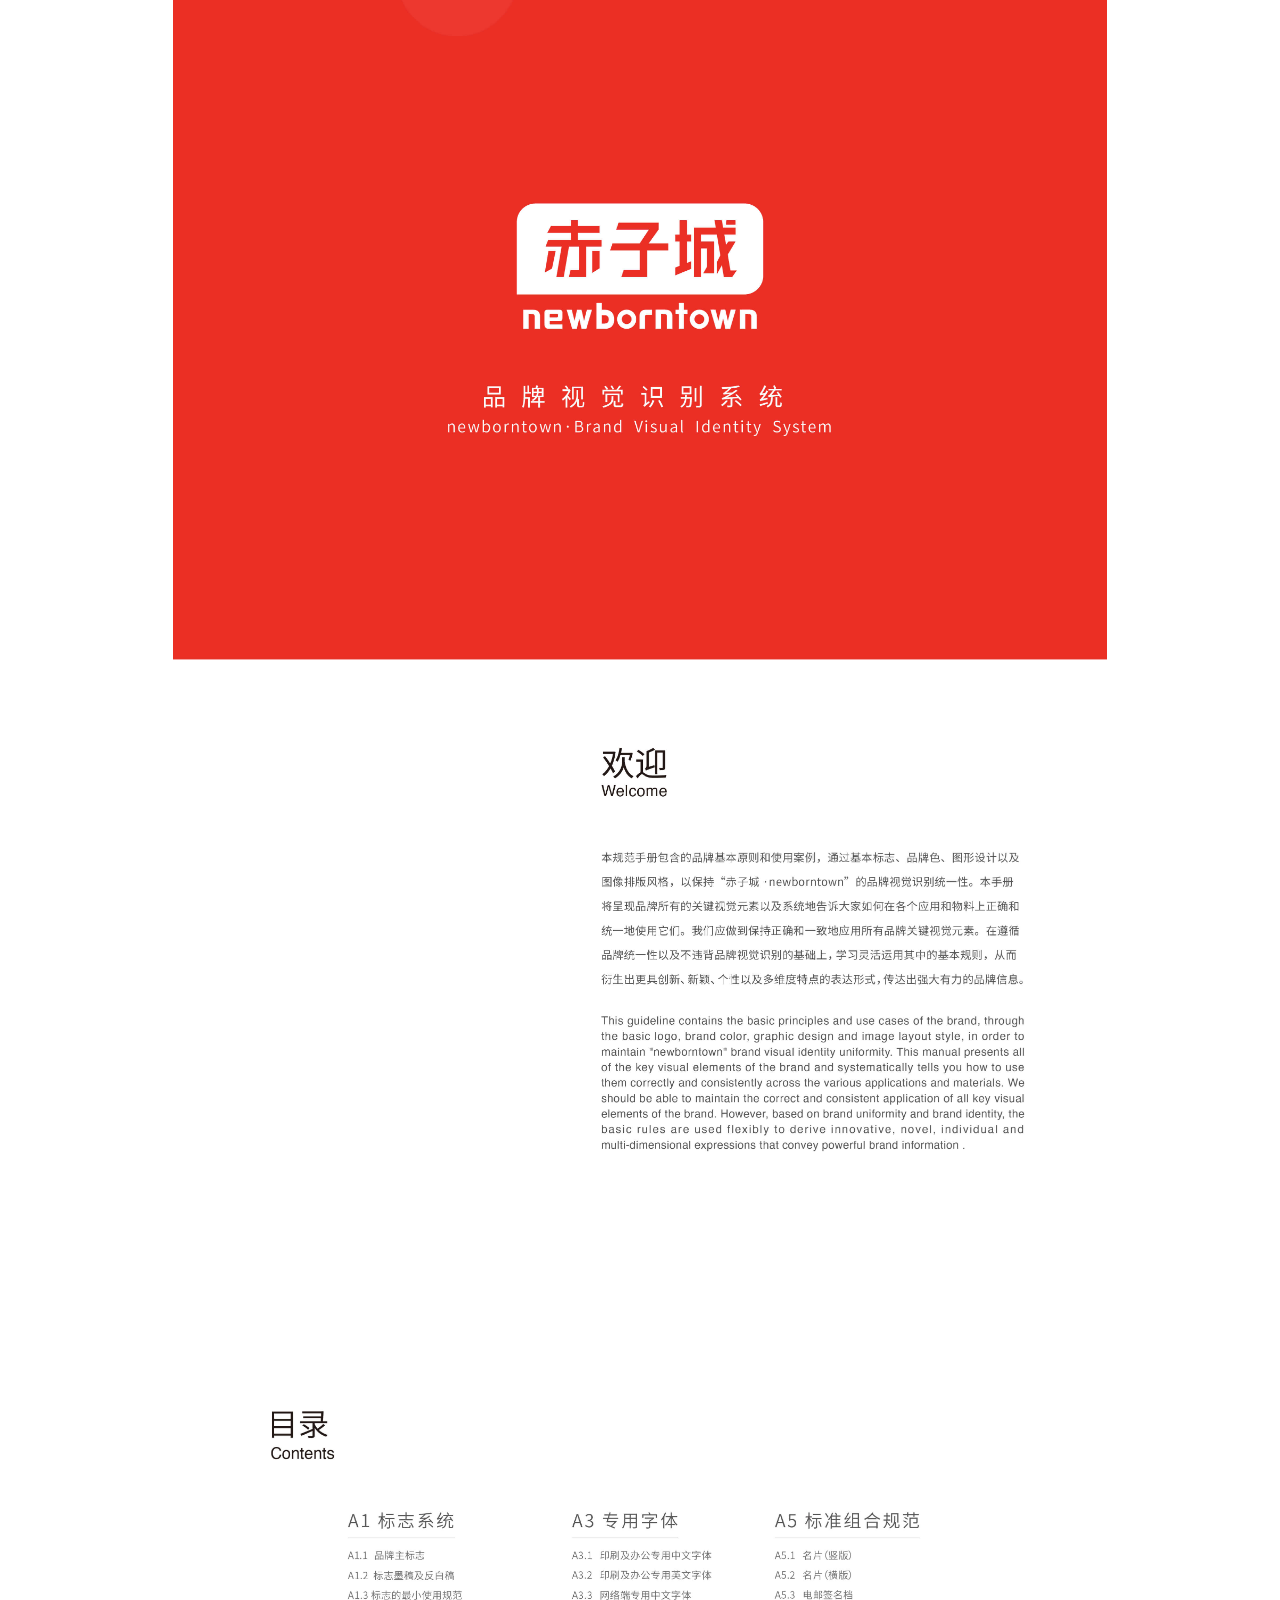
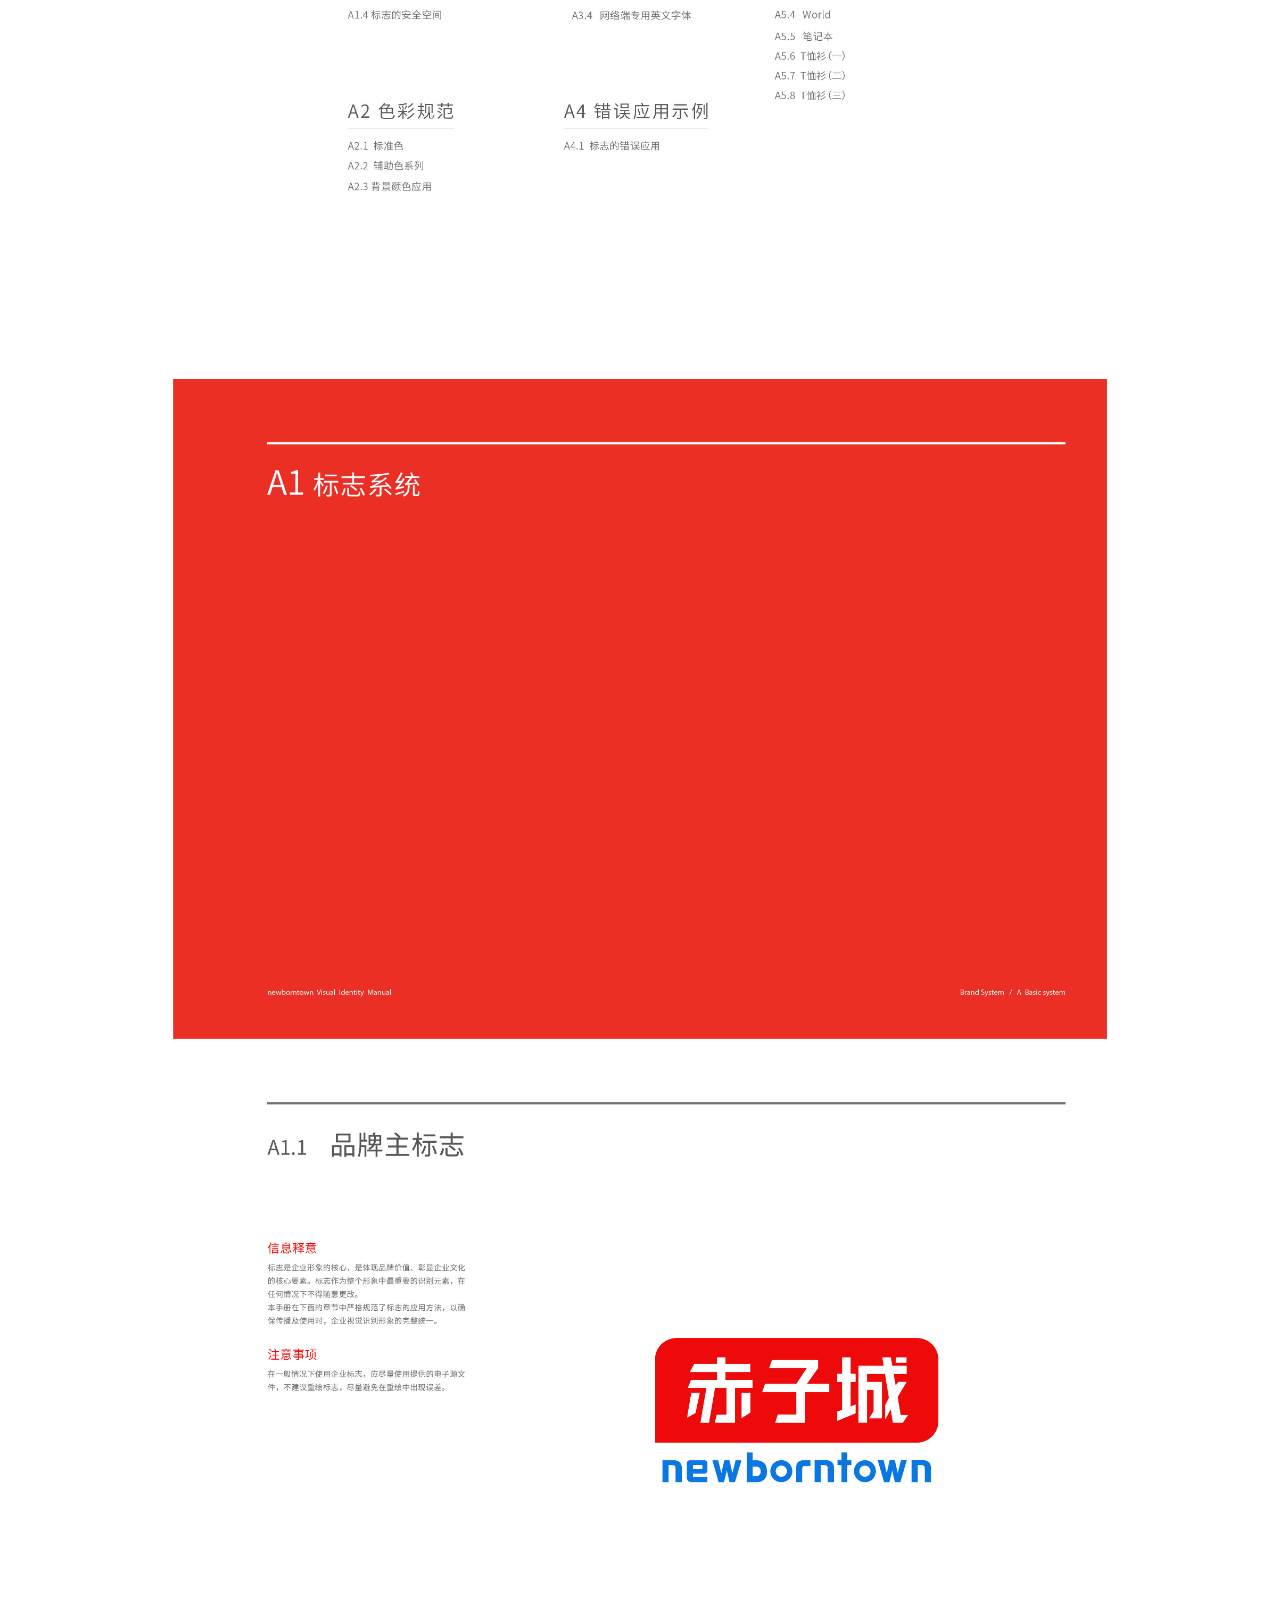
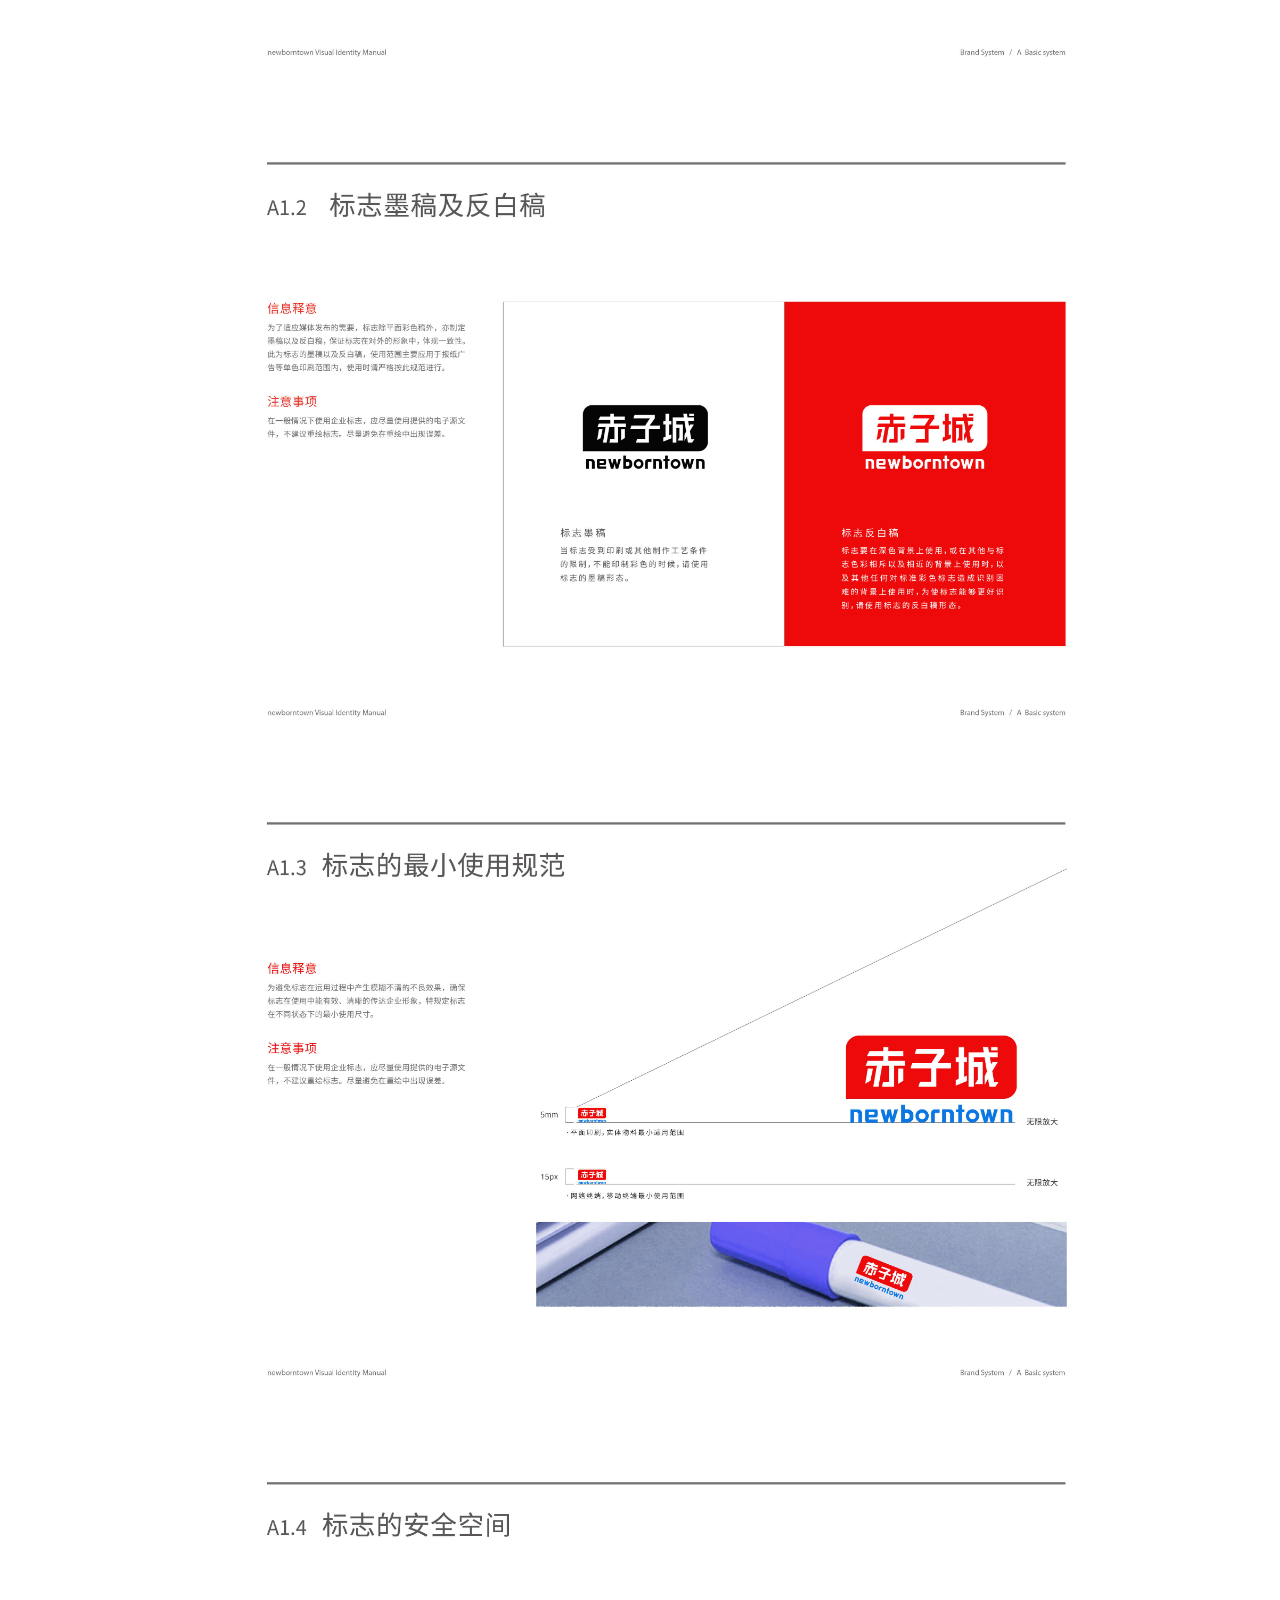
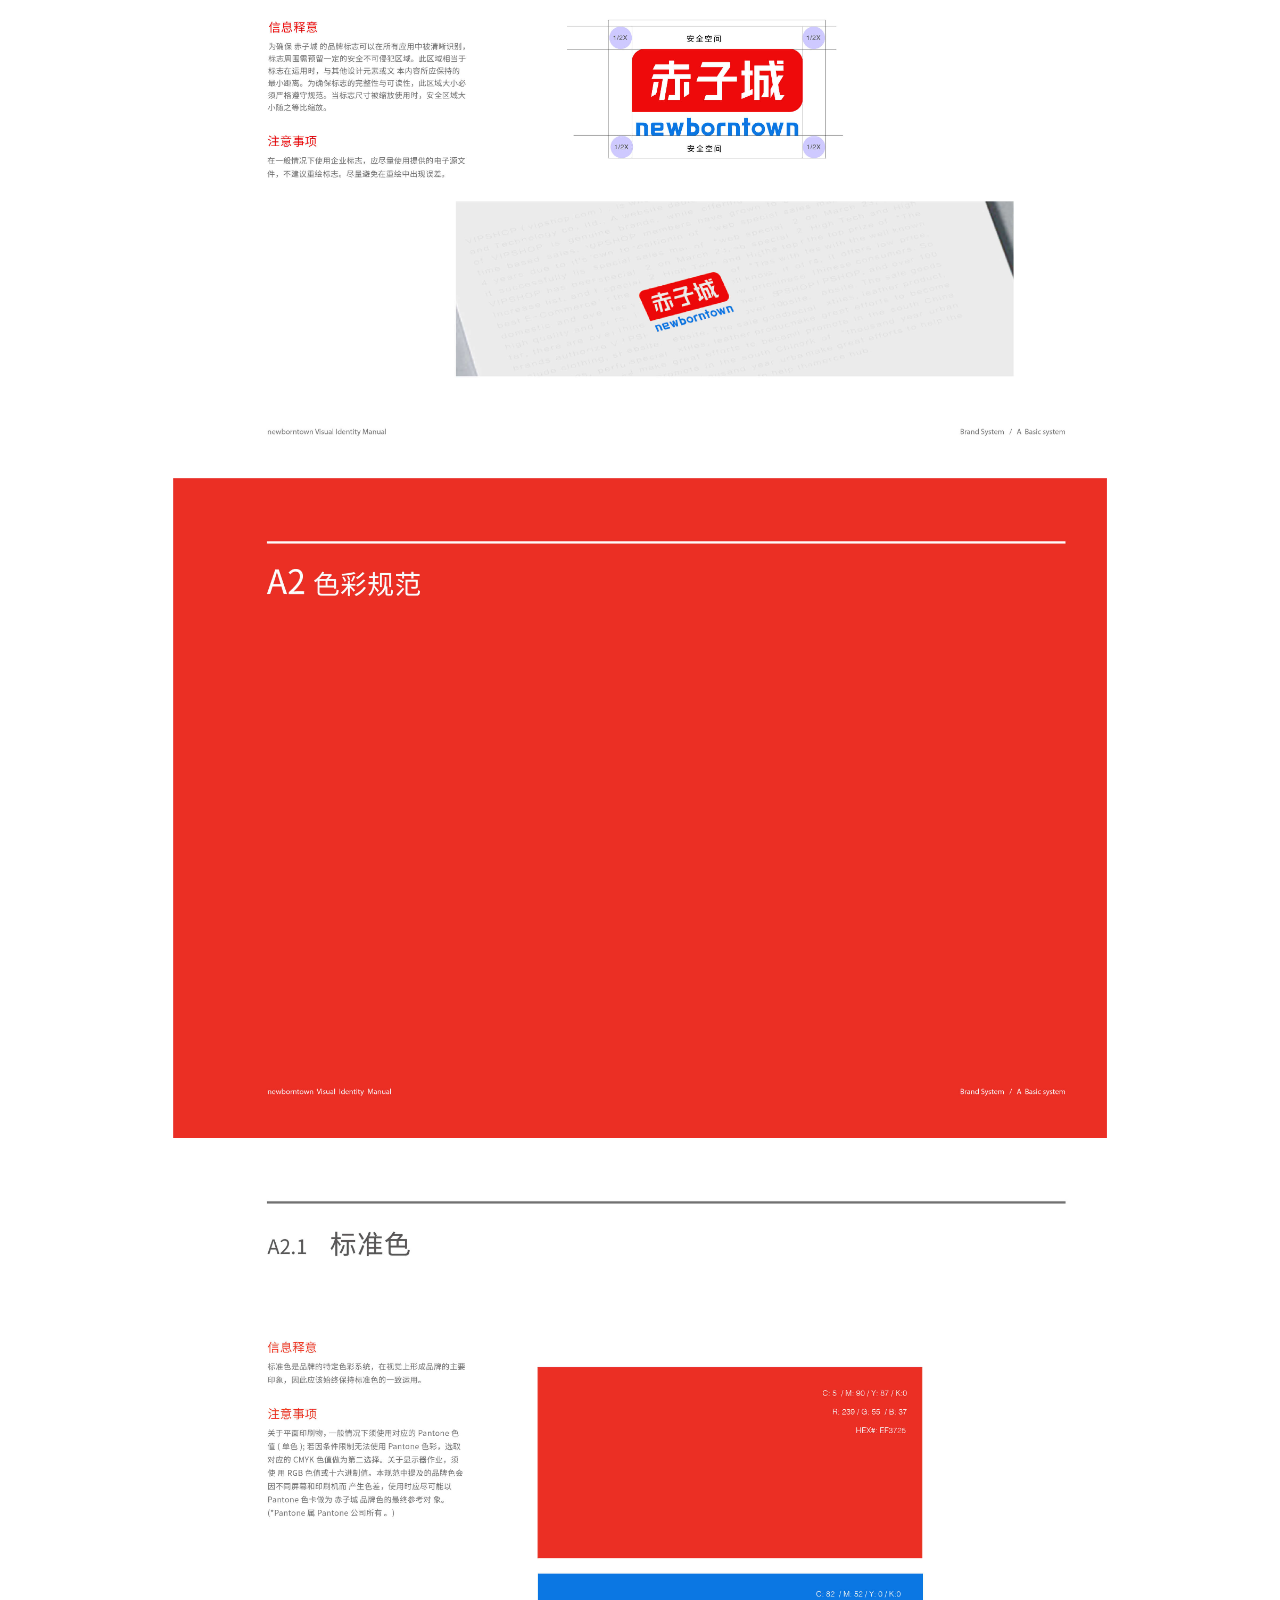
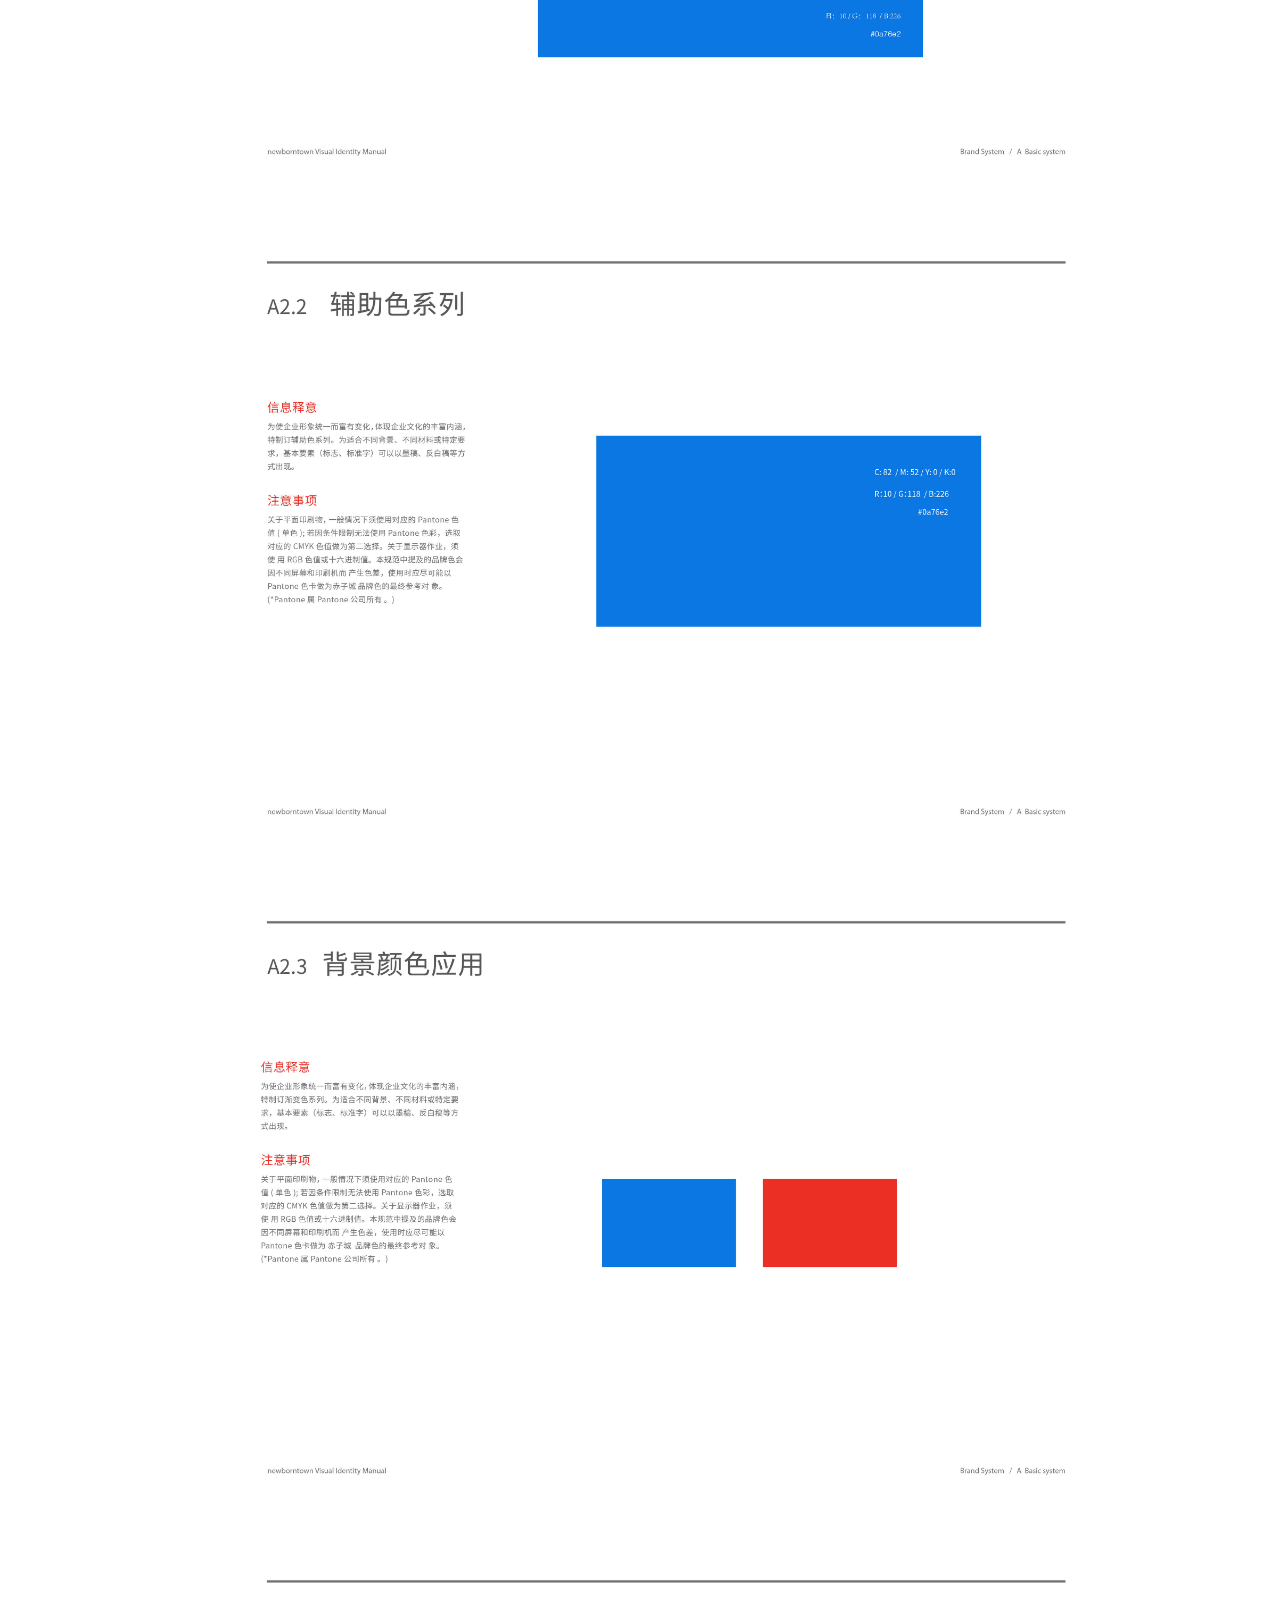
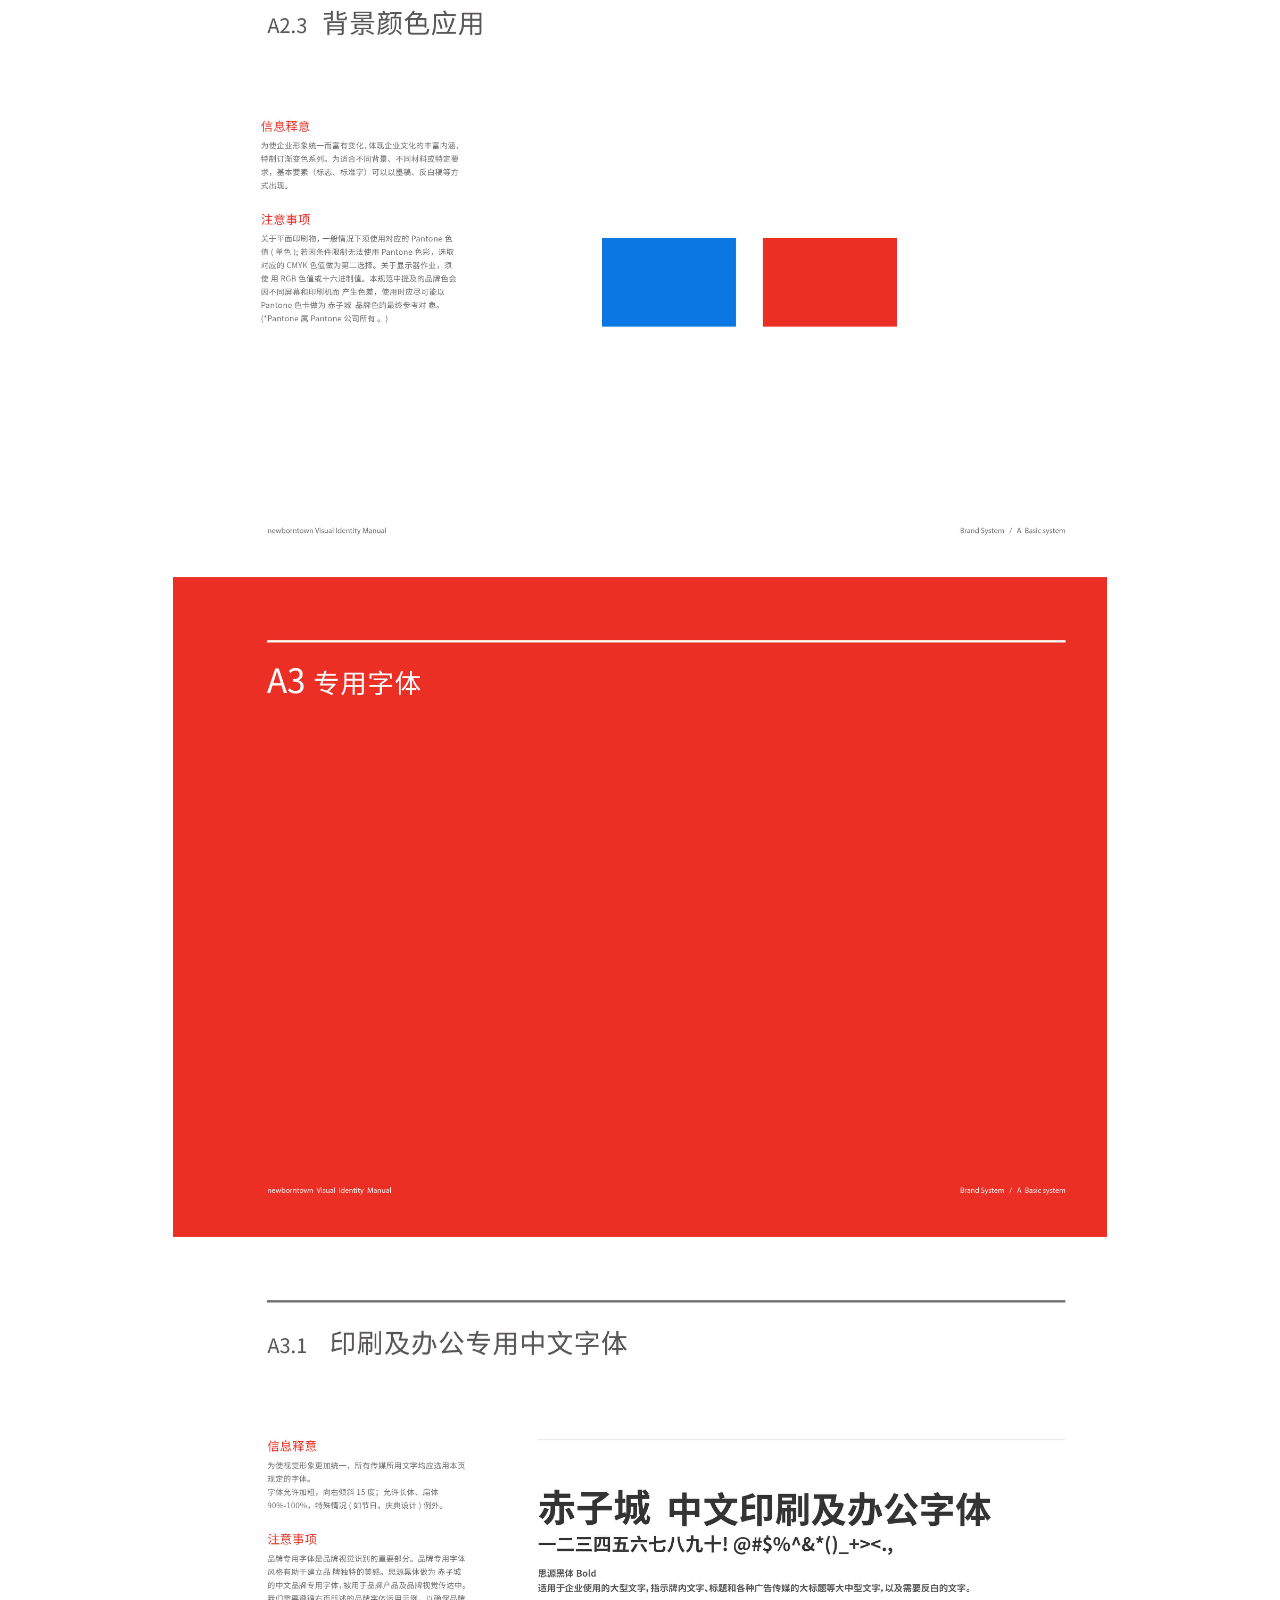
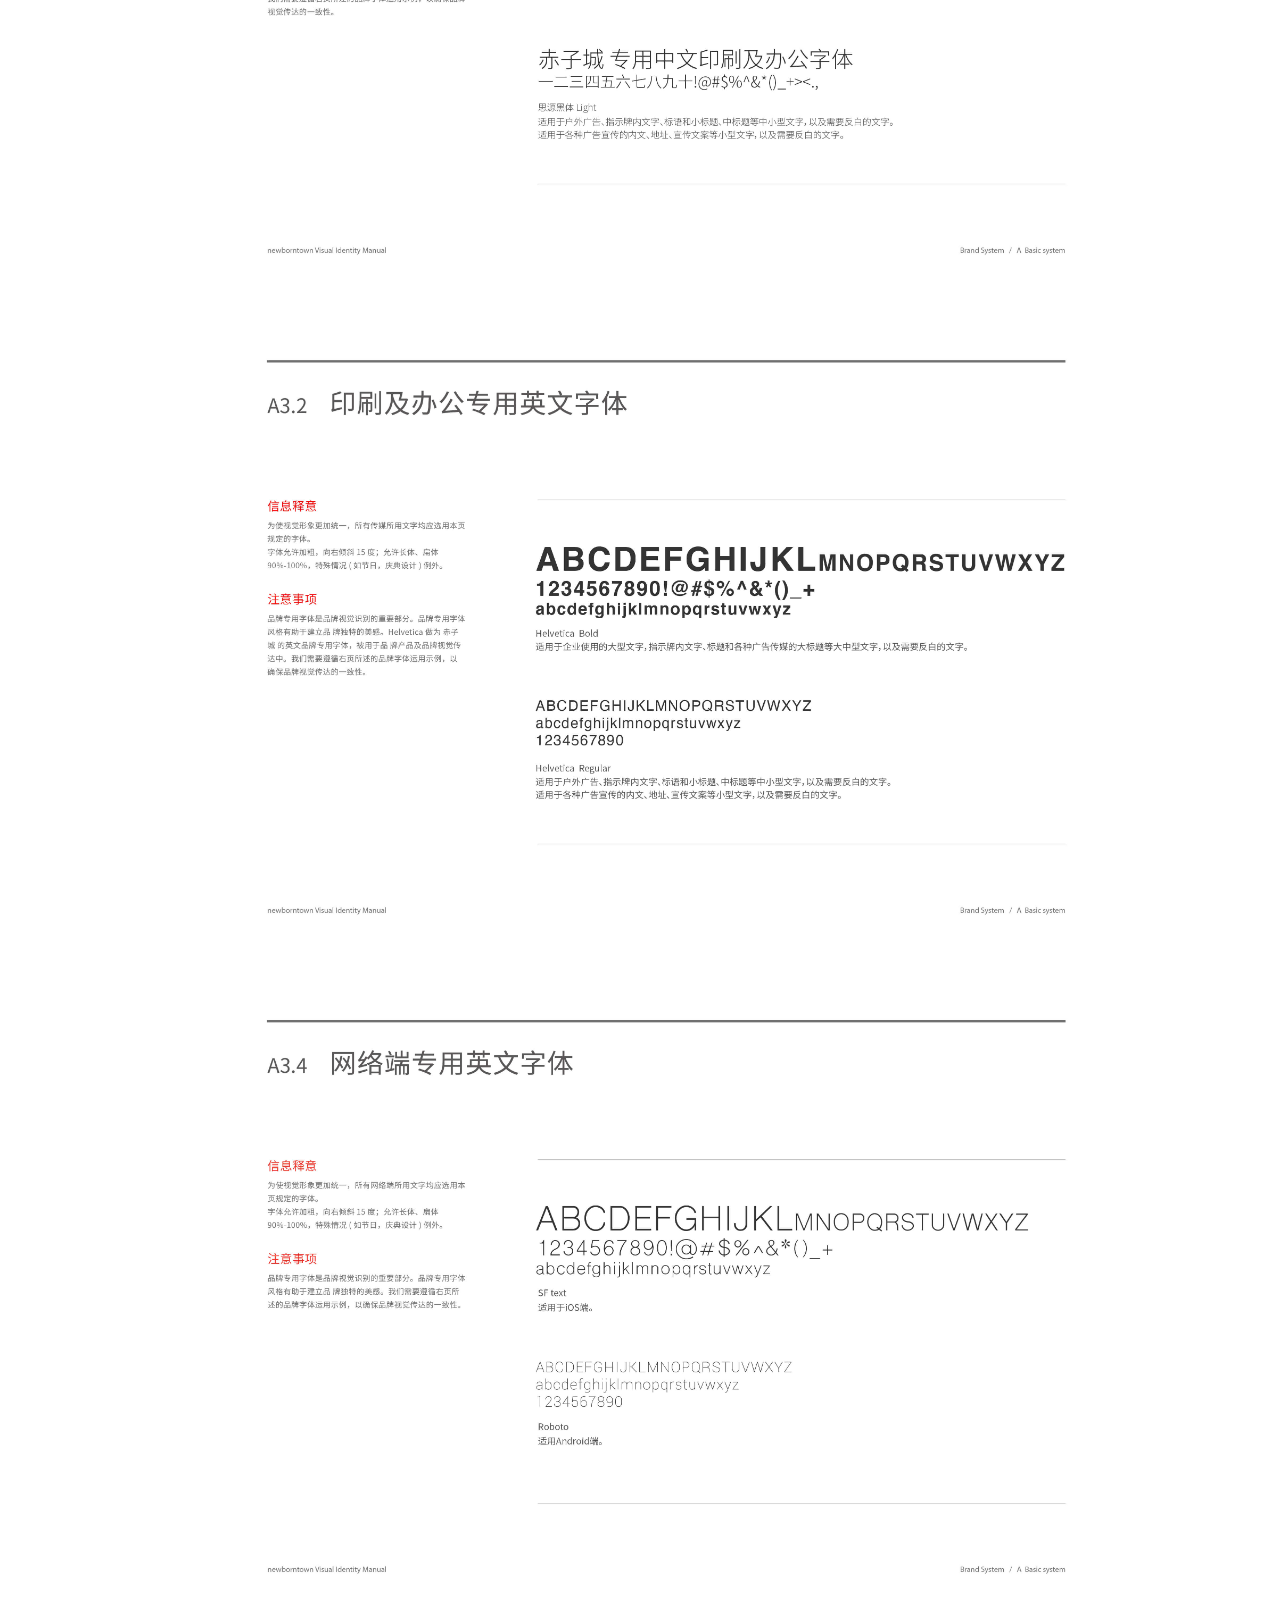
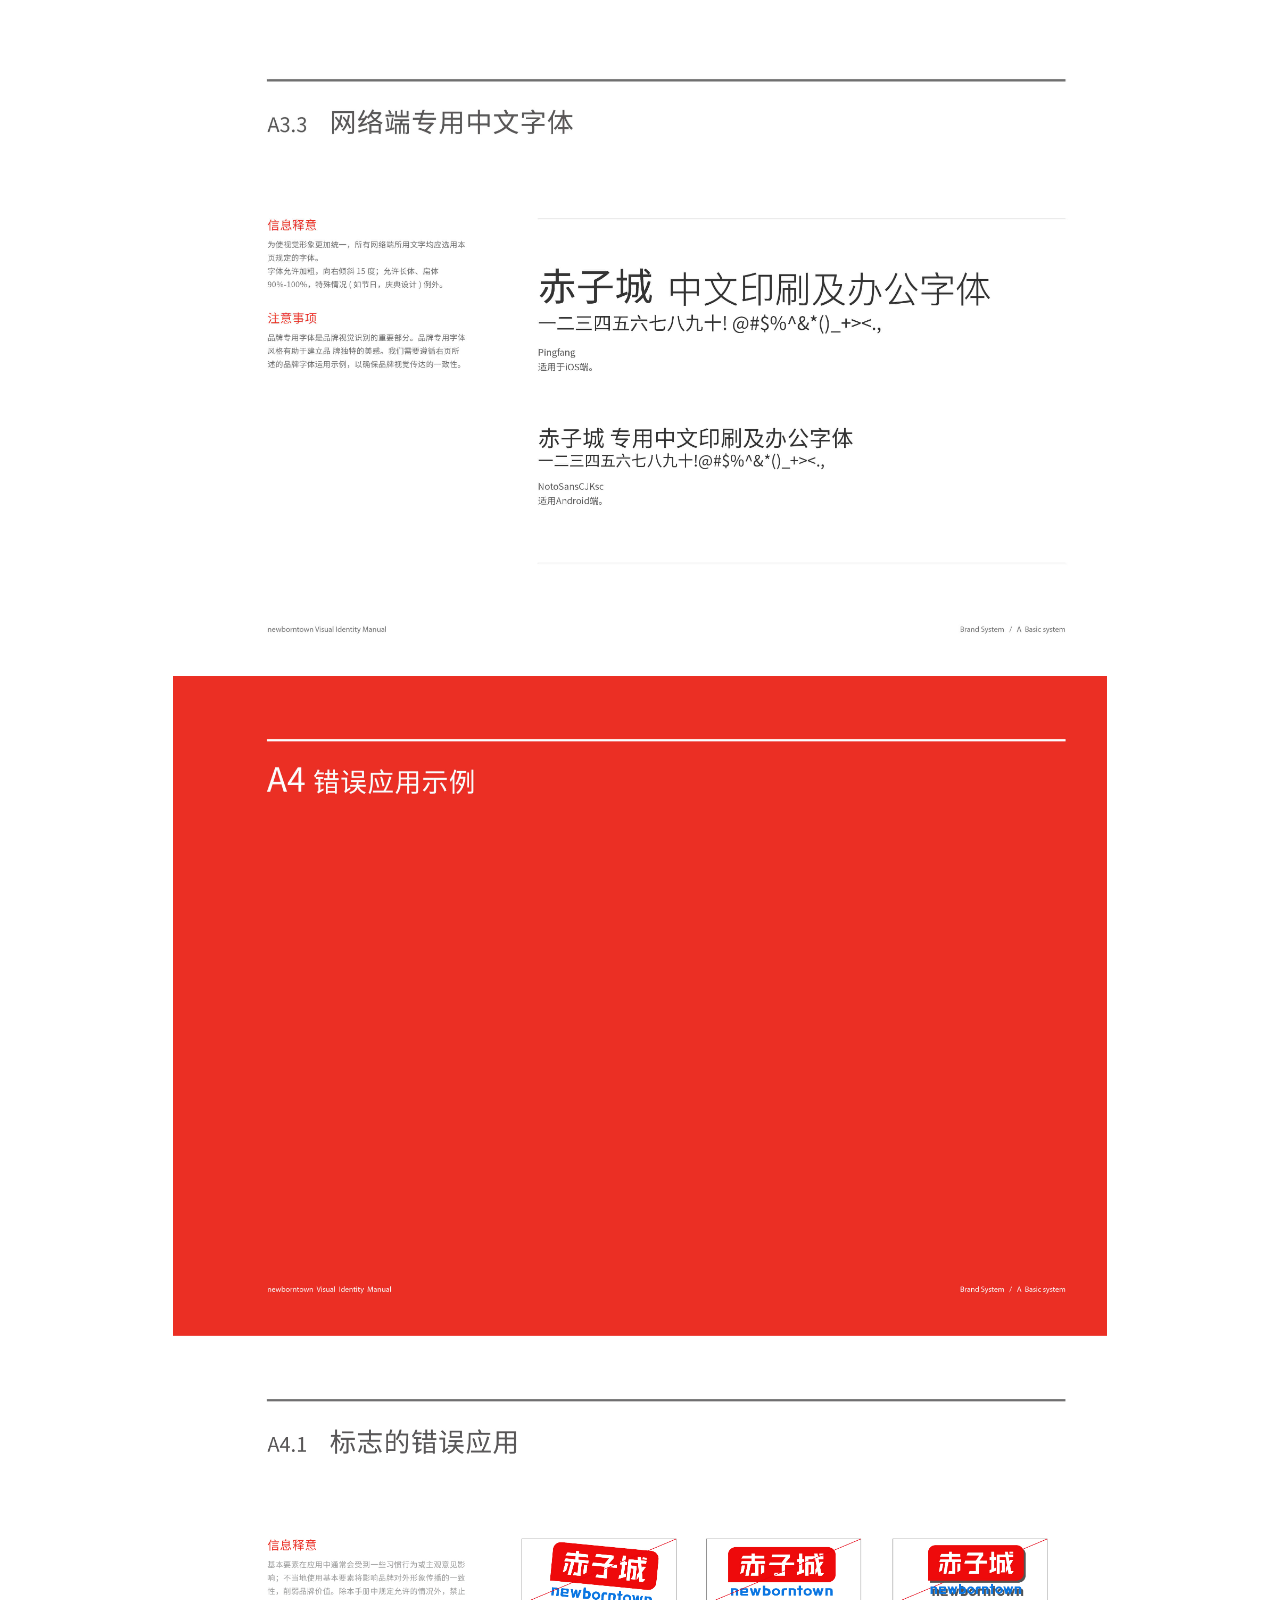
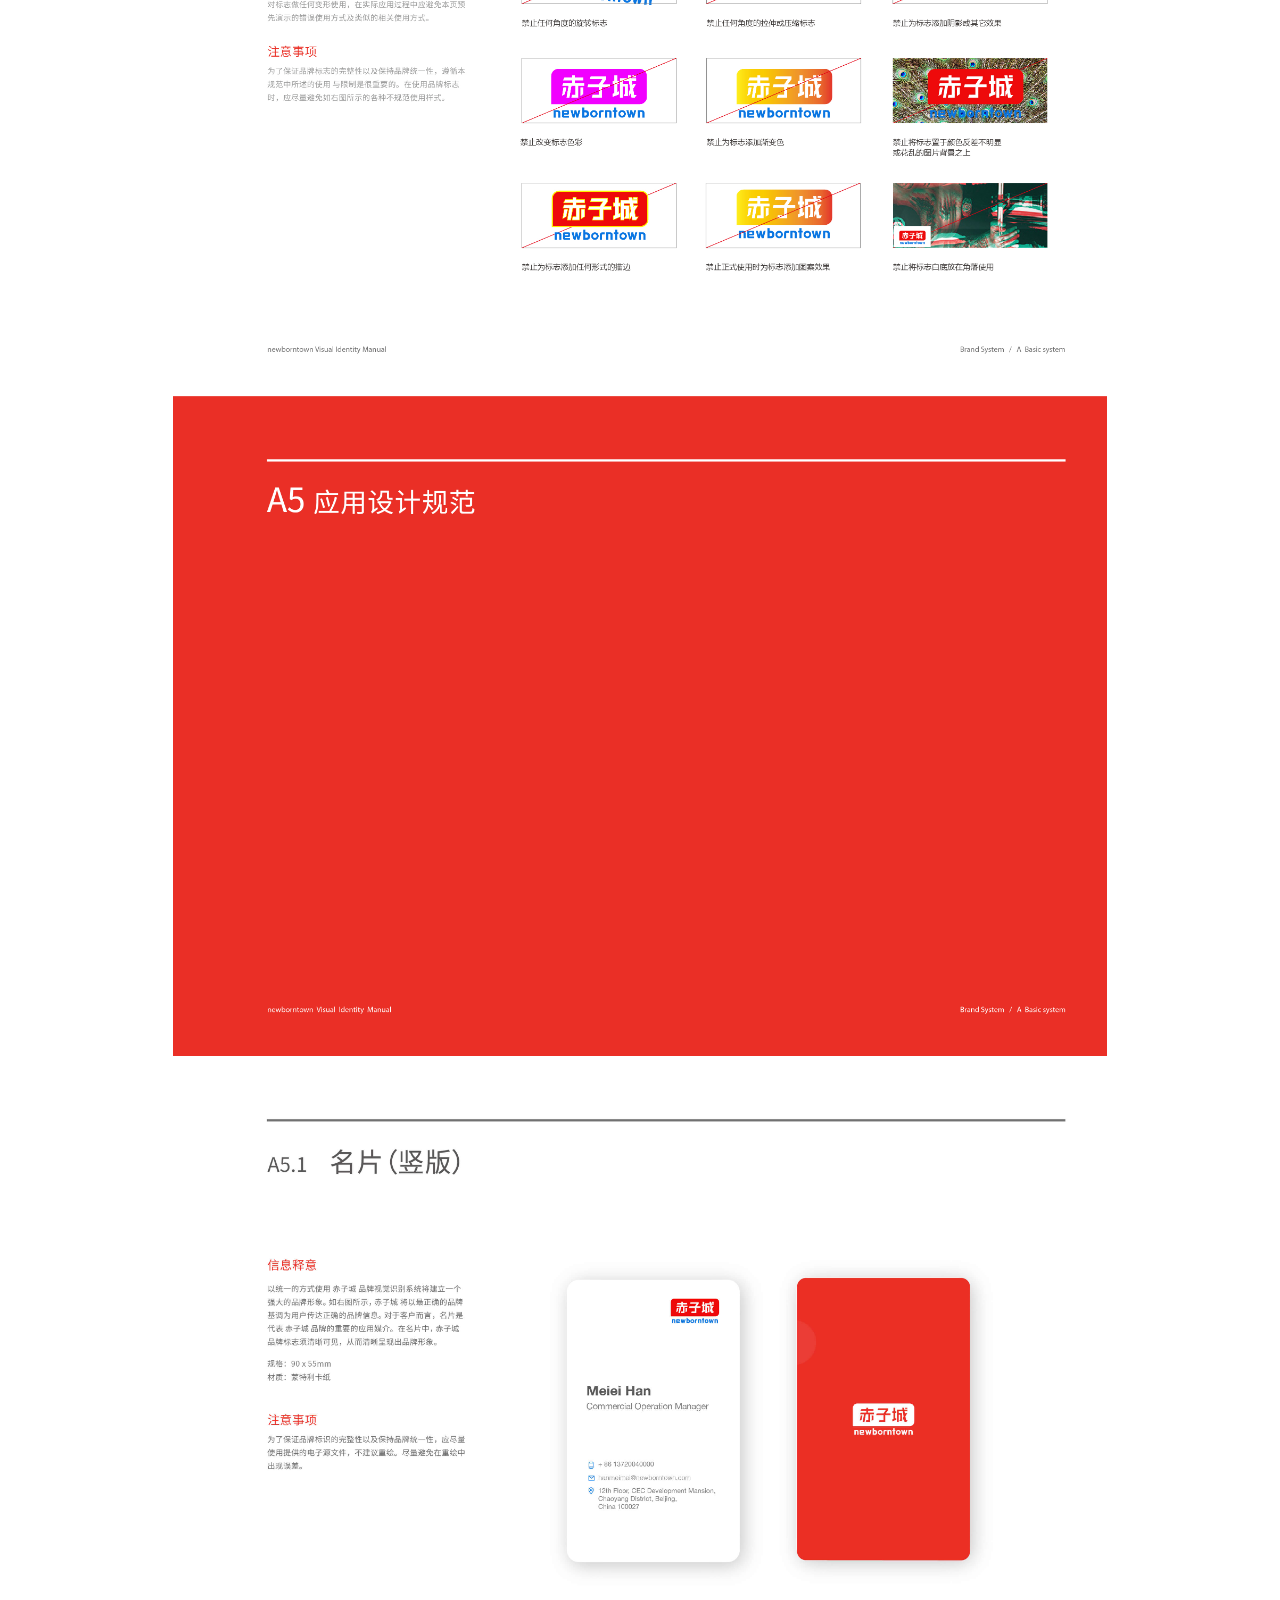
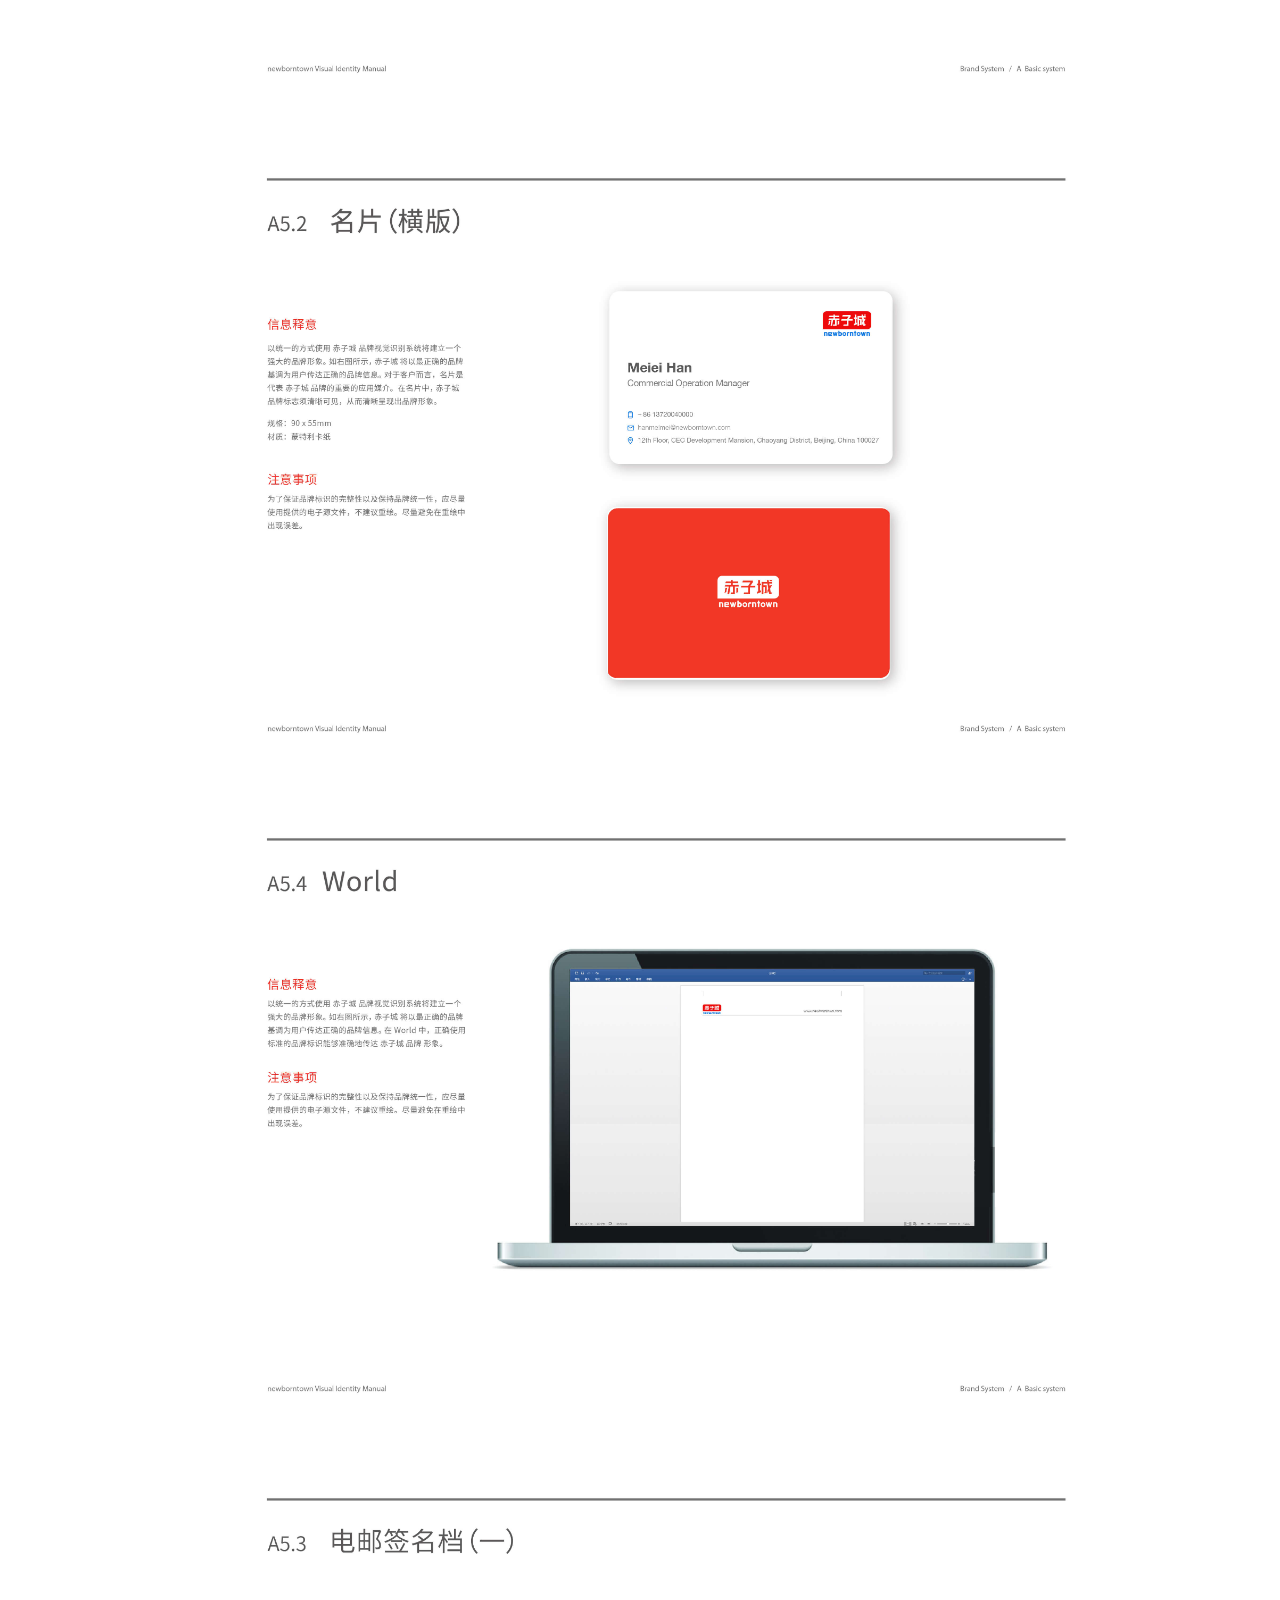
<file: VI/index.html>
<!DOCTYPE html>
<html lang="en">
<head>
    <meta charset="UTF-8">
    <meta name="viewport" content="width=device-width, initial-scale=1.0">
    <meta http-equiv="X-UA-Compatible" content="ie=edge">
    <title>赤子城VI手册</title>
    <style>
        *, img{
            margin: 0;
            padding: 0;
        }
        html, body, .img-fluid {
            width: 90%;
            margin: 0 auto;
        }
        .img-fluid {
           display: flex;
           justify-content: center;
           align-items: center;
        }
        img {
            weight: 100% !important;
            /*height: 90%;*/
        }
    </style>
</head>
<body data-spy="scroll" data-target=".navbar" data-offset="50">
    <img src="images/1.jpg" class="img-fluid" alt="">
    <img src="images/2.jpg" class="img-fluid" alt="">
    <img src="images/3.jpg" class="img-fluid" alt="">
    <img src="images/4.jpg" class="img-fluid" alt="">
    <img src="images/5.jpg" class="img-fluid" alt="">
    <img src="images/6.jpg" class="img-fluid" alt="">
    <img src="images/7.jpg" class="img-fluid" alt="">
    <img src="images/8.jpg" class="img-fluid" alt="">
    <img src="images/9.jpg" class="img-fluid" alt="">
    <img src="images/10.jpg" class="img-fluid" alt="">
    <img src="images/11.jpg" class="img-fluid" alt="">
    <img src="images/12.jpg" class="img-fluid" alt="">
    <img src="images/12.jpg" class="img-fluid" alt="">
    <img src="images/13.jpg" class="img-fluid" alt="">
    <img src="images/14.jpg" class="img-fluid" alt="">
    <img src="images/15.jpg" class="img-fluid" alt="">
    <img src="images/16.jpg" class="img-fluid" alt="">
    <img src="images/17.jpg" class="img-fluid" alt="">
    <img src="images/18.jpg" class="img-fluid" alt="">
    <img src="images/19.jpg" class="img-fluid" alt="">
    <img src="images/20.jpg" class="img-fluid" alt="">
    <img src="images/21.jpg" class="img-fluid" alt="">
    <img src="images/22.jpg" class="img-fluid" alt="">
    <img src="images/23.jpg" class="img-fluid" alt="">
    <img src="images/24.jpg" class="img-fluid" alt="">
    <img src="images/25.jpg" class="img-fluid" alt="">
</body>
</html>
</file>
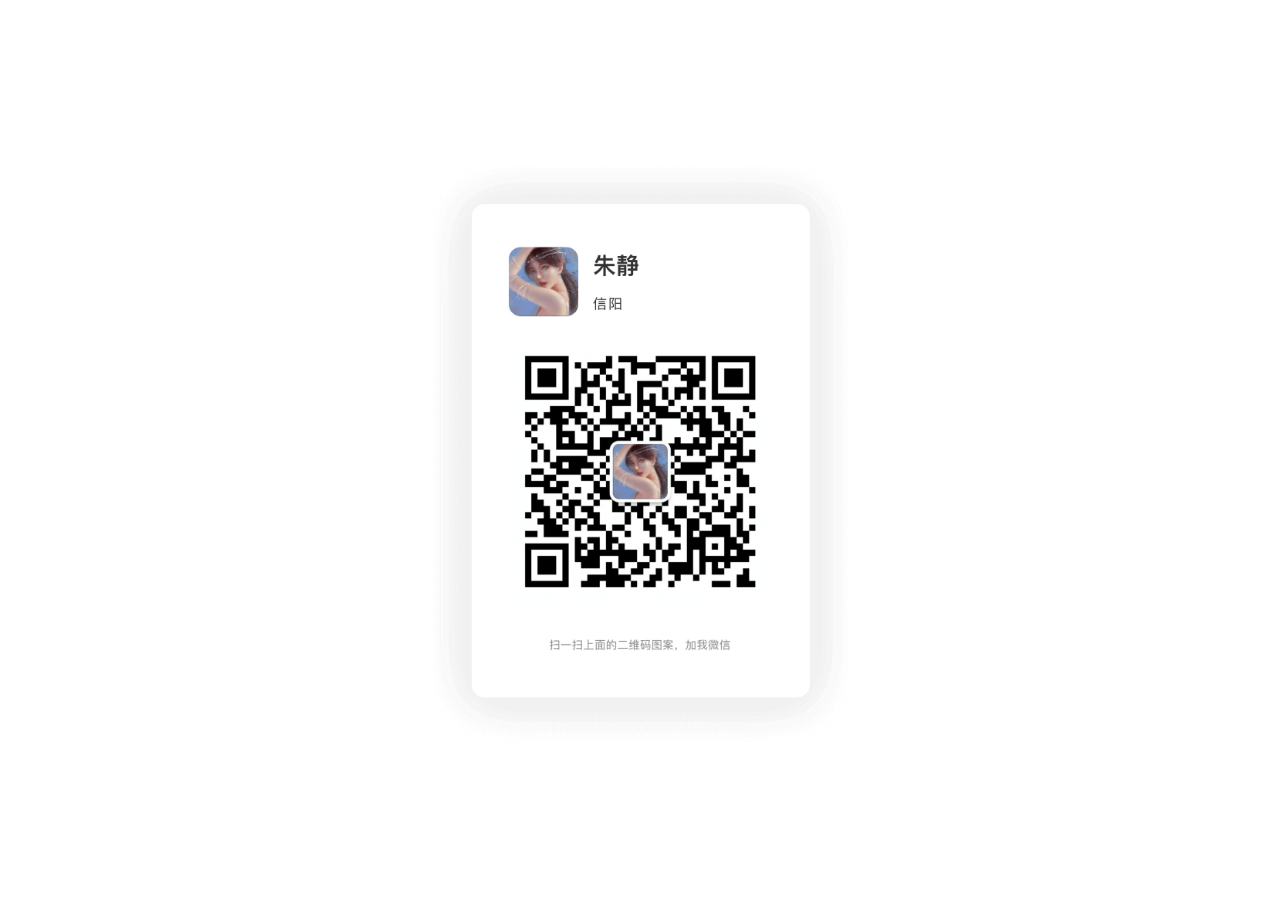
<file: wei/index.html>
<!DOCTYPE html>
<html lang="en">
<head>
    <meta charset="UTF-8">
    <meta name="viewport" content="width=device-width, initial-scale=1.0">
    <meta http-equiv="X-UA-Compatible" content="ie=edge">
    <title>这是我微信</title>
    <style>
        *, img{
            margin: 0;
            padding: 0;
        }
        html, body, .overlay-img {
            width: 100%;
            height: 100%;
            overflow: hidden;
        }
        .overlay-img {
           display: flex;
           justify-content: center;
           align-items: center;
        }
        img {
            /*weight: 40% !important;*/
            height: 90%;
        }
    </style>
</head>
<body>
    <div class="overlay-img">
        <img src="image/wei.png" autoplay="" loop="" muted="" class='img'>
            <!-- <source src="image/wei.png" type="image/png"> -->
        </img>
    </div>
</body>
</html>
</file>
<file: css/themify-icons.css>
@font-face {
	font-family: 'themify';
	src:url('../fonts/themify.eot');
	src:url('../fonts/themify.eot?#iefix') format('embedded-opentype'),
		url('../fonts/themify.woff') format('woff'),
		url('../fonts/themify.ttf') format('truetype'),
		url('../fonts/themify.svg') format('svg');
	font-weight: normal;
	font-style: normal;
}

[class^="ti-"], [class*=" ti-"] {
	font-family: 'themify';
	speak: none;
	font-style: normal;
	font-weight: normal;
	font-variant: normal;
	text-transform: none;
	line-height: 1;

	/* Better Font Rendering =========== */
	-webkit-font-smoothing: antialiased;
	-moz-osx-font-smoothing: grayscale;
}

.ti-wand:before {
	content: "\e600";
}
.ti-volume:before {
	content: "\e601";
}
.ti-user:before {
	content: "\e602";
}
.ti-unlock:before {
	content: "\e603";
}
.ti-unlink:before {
	content: "\e604";
}
.ti-trash:before {
	content: "\e605";
}
.ti-thought:before {
	content: "\e606";
}
.ti-target:before {
	content: "\e607";
}
.ti-tag:before {
	content: "\e608";
}
.ti-tablet:before {
	content: "\e609";
}
.ti-star:before {
	content: "\e60a";
}
.ti-spray:before {
	content: "\e60b";
}
.ti-signal:before {
	content: "\e60c";
}
.ti-shopping-cart:before {
	content: "\e60d";
}
.ti-shopping-cart-full:before {
	content: "\e60e";
}
.ti-settings:before {
	content: "\e60f";
}
.ti-search:before {
	content: "\e610";
}
.ti-zoom-in:before {
	content: "\e611";
}
.ti-zoom-out:before {
	content: "\e612";
}
.ti-cut:before {
	content: "\e613";
}
.ti-ruler:before {
	content: "\e614";
}
.ti-ruler-pencil:before {
	content: "\e615";
}
.ti-ruler-alt:before {
	content: "\e616";
}
.ti-bookmark:before {
	content: "\e617";
}
.ti-bookmark-alt:before {
	content: "\e618";
}
.ti-reload:before {
	content: "\e619";
}
.ti-plus:before {
	content: "\e61a";
}
.ti-pin:before {
	content: "\e61b";
}
.ti-pencil:before {
	content: "\e61c";
}
.ti-pencil-alt:before {
	content: "\e61d";
}
.ti-paint-roller:before {
	content: "\e61e";
}
.ti-paint-bucket:before {
	content: "\e61f";
}
.ti-na:before {
	content: "\e620";
}
.ti-mobile:before {
	content: "\e621";
}
.ti-minus:before {
	content: "\e622";
}
.ti-medall:before {
	content: "\e623";
}
.ti-medall-alt:before {
	content: "\e624";
}
.ti-marker:before {
	content: "\e625";
}
.ti-marker-alt:before {
	content: "\e626";
}
.ti-arrow-up:before {
	content: "\e627";
}
.ti-arrow-right:before {
	content: "\e628";
}
.ti-arrow-left:before {
	content: "\e629";
}
.ti-arrow-down:before {
	content: "\e62a";
}
.ti-lock:before {
	content: "\e62b";
}
.ti-location-arrow:before {
	content: "\e62c";
}
.ti-link:before {
	content: "\e62d";
}
.ti-layout:before {
	content: "\e62e";
}
.ti-layers:before {
	content: "\e62f";
}
.ti-layers-alt:before {
	content: "\e630";
}
.ti-key:before {
	content: "\e631";
}
.ti-import:before {
	content: "\e632";
}
.ti-image:before {
	content: "\e633";
}
.ti-heart:before {
	content: "\e634";
}
.ti-heart-broken:before {
	content: "\e635";
}
.ti-hand-stop:before {
	content: "\e636";
}
.ti-hand-open:before {
	content: "\e637";
}
.ti-hand-drag:before {
	content: "\e638";
}
.ti-folder:before {
	content: "\e639";
}
.ti-flag:before {
	content: "\e63a";
}
.ti-flag-alt:before {
	content: "\e63b";
}
.ti-flag-alt-2:before {
	content: "\e63c";
}
.ti-eye:before {
	content: "\e63d";
}
.ti-export:before {
	content: "\e63e";
}
.ti-exchange-vertical:before {
	content: "\e63f";
}
.ti-desktop:before {
	content: "\e640";
}
.ti-cup:before {
	content: "\e641";
}
.ti-crown:before {
	content: "\e642";
}
.ti-comments:before {
	content: "\e643";
}
.ti-comment:before {
	content: "\e644";
}
.ti-comment-alt:before {
	content: "\e645";
}
.ti-close:before {
	content: "\e646";
}
.ti-clip:before {
	content: "\e647";
}
.ti-angle-up:before {
	content: "\e648";
}
.ti-angle-right:before {
	content: "\e649";
}
.ti-angle-left:before {
	content: "\e64a";
}
.ti-angle-down:before {
	content: "\e64b";
}
.ti-check:before {
	content: "\e64c";
}
.ti-check-box:before {
	content: "\e64d";
}
.ti-camera:before {
	content: "\e64e";
}
.ti-announcement:before {
	content: "\e64f";
}
.ti-brush:before {
	content: "\e650";
}
.ti-briefcase:before {
	content: "\e651";
}
.ti-bolt:before {
	content: "\e652";
}
.ti-bolt-alt:before {
	content: "\e653";
}
.ti-blackboard:before {
	content: "\e654";
}
.ti-bag:before {
	content: "\e655";
}
.ti-move:before {
	content: "\e656";
}
.ti-arrows-vertical:before {
	content: "\e657";
}
.ti-arrows-horizontal:before {
	content: "\e658";
}
.ti-fullscreen:before {
	content: "\e659";
}
.ti-arrow-top-right:before {
	content: "\e65a";
}
.ti-arrow-top-left:before {
	content: "\e65b";
}
.ti-arrow-circle-up:before {
	content: "\e65c";
}
.ti-arrow-circle-right:before {
	content: "\e65d";
}
.ti-arrow-circle-left:before {
	content: "\e65e";
}
.ti-arrow-circle-down:before {
	content: "\e65f";
}
.ti-angle-double-up:before {
	content: "\e660";
}
.ti-angle-double-right:before {
	content: "\e661";
}
.ti-angle-double-left:before {
	content: "\e662";
}
.ti-angle-double-down:before {
	content: "\e663";
}
.ti-zip:before {
	content: "\e664";
}
.ti-world:before {
	content: "\e665";
}
.ti-wheelchair:before {
	content: "\e666";
}
.ti-view-list:before {
	content: "\e667";
}
.ti-view-list-alt:before {
	content: "\e668";
}
.ti-view-grid:before {
	content: "\e669";
}
.ti-uppercase:before {
	content: "\e66a";
}
.ti-upload:before {
	content: "\e66b";
}
.ti-underline:before {
	content: "\e66c";
}
.ti-truck:before {
	content: "\e66d";
}
.ti-timer:before {
	content: "\e66e";
}
.ti-ticket:before {
	content: "\e66f";
}
.ti-thumb-up:before {
	content: "\e670";
}
.ti-thumb-down:before {
	content: "\e671";
}
.ti-text:before {
	content: "\e672";
}
.ti-stats-up:before {
	content: "\e673";
}
.ti-stats-down:before {
	content: "\e674";
}
.ti-split-v:before {
	content: "\e675";
}
.ti-split-h:before {
	content: "\e676";
}
.ti-smallcap:before {
	content: "\e677";
}
.ti-shine:before {
	content: "\e678";
}
.ti-shift-right:before {
	content: "\e679";
}
.ti-shift-left:before {
	content: "\e67a";
}
.ti-shield:before {
	content: "\e67b";
}
.ti-notepad:before {
	content: "\e67c";
}
.ti-server:before {
	content: "\e67d";
}
.ti-quote-right:before {
	content: "\e67e";
}
.ti-quote-left:before {
	content: "\e67f";
}
.ti-pulse:before {
	content: "\e680";
}
.ti-printer:before {
	content: "\e681";
}
.ti-power-off:before {
	content: "\e682";
}
.ti-plug:before {
	content: "\e683";
}
.ti-pie-chart:before {
	content: "\e684";
}
.ti-paragraph:before {
	content: "\e685";
}
.ti-panel:before {
	content: "\e686";
}
.ti-package:before {
	content: "\e687";
}
.ti-music:before {
	content: "\e688";
}
.ti-music-alt:before {
	content: "\e689";
}
.ti-mouse:before {
	content: "\e68a";
}
.ti-mouse-alt:before {
	content: "\e68b";
}
.ti-money:before {
	content: "\e68c";
}
.ti-microphone:before {
	content: "\e68d";
}
.ti-menu:before {
	content: "\e68e";
}
.ti-menu-alt:before {
	content: "\e68f";
}
.ti-map:before {
	content: "\e690";
}
.ti-map-alt:before {
	content: "\e691";
}
.ti-loop:before {
	content: "\e692";
}
.ti-location-pin:before {
	content: "\e693";
}
.ti-list:before {
	content: "\e694";
}
.ti-light-bulb:before {
	content: "\e695";
}
.ti-Italic:before {
	content: "\e696";
}
.ti-info:before {
	content: "\e697";
}
.ti-infinite:before {
	content: "\e698";
}
.ti-id-badge:before {
	content: "\e699";
}
.ti-hummer:before {
	content: "\e69a";
}
.ti-home:before {
	content: "\e69b";
}
.ti-help:before {
	content: "\e69c";
}
.ti-headphone:before {
	content: "\e69d";
}
.ti-harddrives:before {
	content: "\e69e";
}
.ti-harddrive:before {
	content: "\e69f";
}
.ti-gift:before {
	content: "\e6a0";
}
.ti-game:before {
	content: "\e6a1";
}
.ti-filter:before {
	content: "\e6a2";
}
.ti-files:before {
	content: "\e6a3";
}
.ti-file:before {
	content: "\e6a4";
}
.ti-eraser:before {
	content: "\e6a5";
}
.ti-envelope:before {
	content: "\e6a6";
}
.ti-download:before {
	content: "\e6a7";
}
.ti-direction:before {
	content: "\e6a8";
}
.ti-direction-alt:before {
	content: "\e6a9";
}
.ti-dashboard:before {
	content: "\e6aa";
}
.ti-control-stop:before {
	content: "\e6ab";
}
.ti-control-shuffle:before {
	content: "\e6ac";
}
.ti-control-play:before {
	content: "\e6ad";
}
.ti-control-pause:before {
	content: "\e6ae";
}
.ti-control-forward:before {
	content: "\e6af";
}
.ti-control-backward:before {
	content: "\e6b0";
}
.ti-cloud:before {
	content: "\e6b1";
}
.ti-cloud-up:before {
	content: "\e6b2";
}
.ti-cloud-down:before {
	content: "\e6b3";
}
.ti-clipboard:before {
	content: "\e6b4";
}
.ti-car:before {
	content: "\e6b5";
}
.ti-calendar:before {
	content: "\e6b6";
}
.ti-book:before {
	content: "\e6b7";
}
.ti-bell:before {
	content: "\e6b8";
}
.ti-basketball:before {
	content: "\e6b9";
}
.ti-bar-chart:before {
	content: "\e6ba";
}
.ti-bar-chart-alt:before {
	content: "\e6bb";
}
.ti-back-right:before {
	content: "\e6bc";
}
.ti-back-left:before {
	content: "\e6bd";
}
.ti-arrows-corner:before {
	content: "\e6be";
}
.ti-archive:before {
	content: "\e6bf";
}
.ti-anchor:before {
	content: "\e6c0";
}
.ti-align-right:before {
	content: "\e6c1";
}
.ti-align-left:before {
	content: "\e6c2";
}
.ti-align-justify:before {
	content: "\e6c3";
}
.ti-align-center:before {
	content: "\e6c4";
}
.ti-alert:before {
	content: "\e6c5";
}
.ti-alarm-clock:before {
	content: "\e6c6";
}
.ti-agenda:before {
	content: "\e6c7";
}
.ti-write:before {
	content: "\e6c8";
}
.ti-window:before {
	content: "\e6c9";
}
.ti-widgetized:before {
	content: "\e6ca";
}
.ti-widget:before {
	content: "\e6cb";
}
.ti-widget-alt:before {
	content: "\e6cc";
}
.ti-wallet:before {
	content: "\e6cd";
}
.ti-video-clapper:before {
	content: "\e6ce";
}
.ti-video-camera:before {
	content: "\e6cf";
}
.ti-vector:before {
	content: "\e6d0";
}
.ti-themify-logo:before {
	content: "\e6d1";
}
.ti-themify-favicon:before {
	content: "\e6d2";
}
.ti-themify-favicon-alt:before {
	content: "\e6d3";
}
.ti-support:before {
	content: "\e6d4";
}
.ti-stamp:before {
	content: "\e6d5";
}
.ti-split-v-alt:before {
	content: "\e6d6";
}
.ti-slice:before {
	content: "\e6d7";
}
.ti-shortcode:before {
	content: "\e6d8";
}
.ti-shift-right-alt:before {
	content: "\e6d9";
}
.ti-shift-left-alt:before {
	content: "\e6da";
}
.ti-ruler-alt-2:before {
	content: "\e6db";
}
.ti-receipt:before {
	content: "\e6dc";
}
.ti-pin2:before {
	content: "\e6dd";
}
.ti-pin-alt:before {
	content: "\e6de";
}
.ti-pencil-alt2:before {
	content: "\e6df";
}
.ti-palette:before {
	content: "\e6e0";
}
.ti-more:before {
	content: "\e6e1";
}
.ti-more-alt:before {
	content: "\e6e2";
}
.ti-microphone-alt:before {
	content: "\e6e3";
}
.ti-magnet:before {
	content: "\e6e4";
}
.ti-line-double:before {
	content: "\e6e5";
}
.ti-line-dotted:before {
	content: "\e6e6";
}
.ti-line-dashed:before {
	content: "\e6e7";
}
.ti-layout-width-full:before {
	content: "\e6e8";
}
.ti-layout-width-default:before {
	content: "\e6e9";
}
.ti-layout-width-default-alt:before {
	content: "\e6ea";
}
.ti-layout-tab:before {
	content: "\e6eb";
}
.ti-layout-tab-window:before {
	content: "\e6ec";
}
.ti-layout-tab-v:before {
	content: "\e6ed";
}
.ti-layout-tab-min:before {
	content: "\e6ee";
}
.ti-layout-slider:before {
	content: "\e6ef";
}
.ti-layout-slider-alt:before {
	content: "\e6f0";
}
.ti-layout-sidebar-right:before {
	content: "\e6f1";
}
.ti-layout-sidebar-none:before {
	content: "\e6f2";
}
.ti-layout-sidebar-left:before {
	content: "\e6f3";
}
.ti-layout-placeholder:before {
	content: "\e6f4";
}
.ti-layout-menu:before {
	content: "\e6f5";
}
.ti-layout-menu-v:before {
	content: "\e6f6";
}
.ti-layout-menu-separated:before {
	content: "\e6f7";
}
.ti-layout-menu-full:before {
	content: "\e6f8";
}
.ti-layout-media-right-alt:before {
	content: "\e6f9";
}
.ti-layout-media-right:before {
	content: "\e6fa";
}
.ti-layout-media-overlay:before {
	content: "\e6fb";
}
.ti-layout-media-overlay-alt:before {
	content: "\e6fc";
}
.ti-layout-media-overlay-alt-2:before {
	content: "\e6fd";
}
.ti-layout-media-left-alt:before {
	content: "\e6fe";
}
.ti-layout-media-left:before {
	content: "\e6ff";
}
.ti-layout-media-center-alt:before {
	content: "\e700";
}
.ti-layout-media-center:before {
	content: "\e701";
}
.ti-layout-list-thumb:before {
	content: "\e702";
}
.ti-layout-list-thumb-alt:before {
	content: "\e703";
}
.ti-layout-list-post:before {
	content: "\e704";
}
.ti-layout-list-large-image:before {
	content: "\e705";
}
.ti-layout-line-solid:before {
	content: "\e706";
}
.ti-layout-grid4:before {
	content: "\e707";
}
.ti-layout-grid3:before {
	content: "\e708";
}
.ti-layout-grid2:before {
	content: "\e709";
}
.ti-layout-grid2-thumb:before {
	content: "\e70a";
}
.ti-layout-cta-right:before {
	content: "\e70b";
}
.ti-layout-cta-left:before {
	content: "\e70c";
}
.ti-layout-cta-center:before {
	content: "\e70d";
}
.ti-layout-cta-btn-right:before {
	content: "\e70e";
}
.ti-layout-cta-btn-left:before {
	content: "\e70f";
}
.ti-layout-column4:before {
	content: "\e710";
}
.ti-layout-column3:before {
	content: "\e711";
}
.ti-layout-column2:before {
	content: "\e712";
}
.ti-layout-accordion-separated:before {
	content: "\e713";
}
.ti-layout-accordion-merged:before {
	content: "\e714";
}
.ti-layout-accordion-list:before {
	content: "\e715";
}
.ti-ink-pen:before {
	content: "\e716";
}
.ti-info-alt:before {
	content: "\e717";
}
.ti-help-alt:before {
	content: "\e718";
}
.ti-headphone-alt:before {
	content: "\e719";
}
.ti-hand-point-up:before {
	content: "\e71a";
}
.ti-hand-point-right:before {
	content: "\e71b";
}
.ti-hand-point-left:before {
	content: "\e71c";
}
.ti-hand-point-down:before {
	content: "\e71d";
}
.ti-gallery:before {
	content: "\e71e";
}
.ti-face-smile:before {
	content: "\e71f";
}
.ti-face-sad:before {
	content: "\e720";
}
.ti-credit-card:before {
	content: "\e721";
}
.ti-control-skip-forward:before {
	content: "\e722";
}
.ti-control-skip-backward:before {
	content: "\e723";
}
.ti-control-record:before {
	content: "\e724";
}
.ti-control-eject:before {
	content: "\e725";
}
.ti-comments-smiley:before {
	content: "\e726";
}
.ti-brush-alt:before {
	content: "\e727";
}
.ti-youtube:before {
	content: "\e728";
}
.ti-vimeo:before {
	content: "\e729";
}
.ti-twitter:before {
	content: "\e72a";
}
.ti-time:before {
	content: "\e72b";
}
.ti-tumblr:before {
	content: "\e72c";
}
.ti-skype:before {
	content: "\e72d";
}
.ti-share:before {
	content: "\e72e";
}
.ti-share-alt:before {
	content: "\e72f";
}
.ti-rocket:before {
	content: "\e730";
}
.ti-pinterest:before {
	content: "\e731";
}
.ti-new-window:before {
	content: "\e732";
}
.ti-microsoft:before {
	content: "\e733";
}
.ti-list-ol:before {
	content: "\e734";
}
.ti-linkedin:before {
	content: "\e735";
}
.ti-layout-sidebar-2:before {
	content: "\e736";
}
.ti-layout-grid4-alt:before {
	content: "\e737";
}
.ti-layout-grid3-alt:before {
	content: "\e738";
}
.ti-layout-grid2-alt:before {
	content: "\e739";
}
.ti-layout-column4-alt:before {
	content: "\e73a";
}
.ti-layout-column3-alt:before {
	content: "\e73b";
}
.ti-layout-column2-alt:before {
	content: "\e73c";
}
.ti-instagram:before {
	content: "\e73d";
}
.ti-google:before {
	content: "\e73e";
}
.ti-github:before {
	content: "\e73f";
}
.ti-flickr:before {
	content: "\e740";
}
.ti-facebook:before {
	content: "\e741";
}
.ti-dropbox:before {
	content: "\e742";
}
.ti-dribbble:before {
	content: "\e743";
}
.ti-apple:before {
	content: "\e744";
}
.ti-android:before {
	content: "\e745";
}
.ti-save:before {
	content: "\e746";
}
.ti-save-alt:before {
	content: "\e747";
}
.ti-yahoo:before {
	content: "\e748";
}
.ti-wordpress:before {
	content: "\e749";
}
.ti-vimeo-alt:before {
	content: "\e74a";
}
.ti-twitter-alt:before {
	content: "\e74b";
}
.ti-tumblr-alt:before {
	content: "\e74c";
}
.ti-trello:before {
	content: "\e74d";
}
.ti-stack-overflow:before {
	content: "\e74e";
}
.ti-soundcloud:before {
	content: "\e74f";
}
.ti-sharethis:before {
	content: "\e750";
}
.ti-sharethis-alt:before {
	content: "\e751";
}
.ti-reddit:before {
	content: "\e752";
}
.ti-pinterest-alt:before {
	content: "\e753";
}
.ti-microsoft-alt:before {
	content: "\e754";
}
.ti-linux:before {
	content: "\e755";
}
.ti-jsfiddle:before {
	content: "\e756";
}
.ti-joomla:before {
	content: "\e757";
}
.ti-html5:before {
	content: "\e758";
}
.ti-flickr-alt:before {
	content: "\e759";
}
.ti-email:before {
	content: "\e75a";
}
.ti-drupal:before {
	content: "\e75b";
}
.ti-dropbox-alt:before {
	content: "\e75c";
}
.ti-css3:before {
	content: "\e75d";
}
.ti-rss:before {
	content: "\e75e";
}
.ti-rss-alt:before {
	content: "\e75f";
}
</file>
<file: css/style.css>
/* ----------------------------------------------------------------
[Table of contents]
01. Google Fonts
02. Default styles
03. Sidebar styles
04. Content styles
05. Slider styles
06. Heading styles
07. Blog & Post styles
08. Project styles
09. Footer styles
10. Contact styles
11. Services styles
12. Navigation styles
13. Team styles
14. Section styles
15. Animated Headline
16. Skills Progress Bar 
------------------------------------------------------------------- */

/*** 01. Google Fonts ***/

@import url('https://fonts.googleapis.com/css?family=Oswald:400,500|Rambla:400,700');

/*** 02. Default styles ***/

html,
body {
    -moz-osx-font-smoothing: grayscale;
    -webkit-font-smoothing: antialiased;
    -moz-font-smoothing: antialiased;
    font-smoothing: antialiased;
}

body {
    font-family: 'Rambla', sans-serif;
    font-size: 15px;
    line-height: 1.75em;
    font-weight: 400;
    color: #888;
}


/*** typography ***/


/* headings */

h1,
h2,
h3,
h4,
h5,
h6 {
    color: #101010;
    font-family: 'Oswald', sans-serif;
    font-weight: 500;
    line-height: 1.75em;
    margin: 0 0 10px 0;
}


/* paragraph */

p {
    font-family: 'Rambla', sans-serif;
    font-size: 15px;
    line-height: 1.75em;
    font-weight: 400;
    color: #888;
    margin: 0 0 20px;
}


/* lists */

ul {
    list-style-type: none;
}


/* links */

a {
    color: #101010;
    -webkit-transition: 0.5s;
    -o-transition: 0.5s;
    transition: 0.5s;
}

a:hover,
a:active,
a:focus {
    color:#EDD593;
    outline: none;
    text-decoration: none !important;
}

a:link {
    text-decoration: none;
}

a:focus {
    outline: none;
}

img {
    width: 100%;
    height: auto;
}

.mb-30 {
    margin-bottom: 30px;
}

.small,
small {
    font-size: 80%;
}

b,
strong {
    color: #101010;
    font-weight: bold;
}


/*** form element ***/


/* text field */

button,
input,
optgroup,
select,
textarea {
    font-family: 'Rambla', sans-serif;
}

input[type="password"]:focus,
input[type="email"]:focus,
input[type="text"]:focus,
input[type="file"]:focus,
input[type="radio"]:focus,
input[type="checkbox"]:focus,
textarea:focus {
    outline: none;
}

input[type="password"],
input[type="email"],
input[type="text"],
input[type="file"],
textarea {
    max-width: 100%;
    margin-bottom: 15px;
    border-color: #ececec;
    padding: 18px 0px 10px;
    height: auto;
    background-color: transparent;
    -webkit-box-shadow: none;
    box-shadow: none;
    border-width: 0 0 1px;
    border-style: solid;
    display: block;
    width: 100%;
    font-size: 15px;
    line-height: 1.75em;
    font-weight: 400;
    color: #101010;
    background-image: none;
    border-bottom: 1px solid #ececec;
    border-color: ease-in-out .15s, box-shadow ease-in-out .15s;
}

input:focus,
textarea:focus {
    border-bottom-width: 2px;
    border-color: #101010;
}

input[type="submit"],
input[type="reset"],
input[type="button"],
button {
    text-shadow: none;
    padding: 9px 20px;
    -webkit-box-shadow: none;
    box-shadow: none;
    font-weight: 400;
    border: none;
    color: #fff;
    -webkit-transition: background-color .15s ease-out;
    transition: background-color .15s ease-out;
    background-color: #101010;
    margin-top: 10px;
}

input[type="submit"]:hover,
input[type="reset"]:hover,
input[type="button"]:hover,
button:hover {
    background-color: #101010;
    color: #fff;
}

select {
    padding: 10px;
    border-radius: 5px;
}

table,
th,
tr,
td {
    border: 1px solid #101010;
}

th,
tr,
td {
    padding: 10px;
}

input[type="radio"],
input[type="checkbox"] {
    display: inline;
}


/* Scrollbar  */

::-webkit-scrollbar {
    width: 0px;
}

::-webkit-scrollbar-track {
    background: #fff;
}

::-webkit-scrollbar-thumb {
    background: #101010;
}

::-webkit-scrollbar-thumb:hover {
    background: #101010;
}


/* Selection */

::-webkit-selection {
    color: #888;
    background: rgba(0, 0, 0, 0.1);
}

::-moz-selection {
    color: #888;
    background: rgba(0, 0, 0, 0.1);
}

::selection {
    color: #888;
    background: rgba(0, 0, 0, 0.1);
}


/*** 03. Sidebar styles ***/

#addo-page {
    width: 100%;
    overflow: hidden;
    position: relative;
}

#addo-aside {
    padding: 60px 30px;
    width: 23%;
    position: fixed;
    bottom: 0;
    top: 0;
    left: 0;
    overflow-y: scroll;
    z-index: 1001;
    background: #101010;
    -webkit-transition: 0.5s;
    -o-transition: 0.5s;
    transition: 0.5s;
    -webkit-box-shadow: 0 0 30px rgba(0, 0, 0, 0.05);
    box-shadow: 0 0 30px rgba(0, 0, 0, 0.05);
}

@media screen and (max-width: 1200px) {
    #addo-aside {
        width: 30%;
    }
}

@media screen and (max-width: 768px) {
    #addo-aside {
        width: 270px;
        -moz-transform: translateX(-270px);
        -webkit-transform: translateX(-270px);
        -ms-transform: translateX(-270px);
        -o-transform: translateX(-270px);
        transform: translateX(-270px);
        padding-top: 4em;
    }
}

#addo-aside #addo-logo {
    text-align: center;
    font-family: 'Oswald', sans-serif;
    font-weight: 500;
    font-size: 40px;
    line-height: 1em;
    text-transform: uppercase;
    margin-bottom: 60px;
    display: block;
    width: 100%;
}

#addo-aside #addo-logo span {
    text-align: center;
    font-size: 16px;
    text-transform: uppercase;
    color: #888;
    font-weight: 400;
    letter-spacing: 3px;
}

#addo-logo-footer {
    text-align: center;
    font-weight: 400;
    font-size: 22px;
    text-transform: uppercase;
    margin-bottom: 0;
    display: block;
    width: 100%;
}

@media screen and (max-width: 768px) {
    #addo-aside #addo-logo {
        margin-bottom: 60px;
    }
}

#addo-aside #addo-logo a {
    display: inline-block;
    text-align: center;
    color: #fff;
    letter-spacing: 3px;
}

#addo-logo-footer a {
    display: inline-block;
    text-align: center;
    color: #fff;
}

#addo-aside #addo-logo a span {
    display: block;
    margin-top: 0px;
    text-align: center;
}

#addo-aside #addo-main-menu ul {
    text-align: left;
    margin: 0;
    padding: 0;
}

@media screen and (max-width: 768px) {
    #addo-aside #addo-main-menu ul {
        margin: 0 0 30px 0;
    }
}

#addo-aside #addo-main-menu ul li {
    margin: 15px 0 15px 0;
    padding: 0 0 10px 0;
    list-style: none;
    font-size: 14px;
    font-weight: 400;
    line-height: 1.75em;
    text-transform: uppercase;
    letter-spacing: 2px;
    border-bottom: 1px solid #202020;
}

#addo-aside #addo-main-menu ul li a {
    color: #888;
    text-decoration: none;
    position: relative;
    padding: 0;
    font-family: 'Oswald', sans-serif;
    font-weight: 400;
    -webkit-transition: 0.3s;
    -o-transition: 0.3s;
    transition: 0.3s;
}

#addo-aside #addo-main-menu ul li a:hover {
    text-decoration: none;
    color: #fff;
}

#addo-aside #addo-main-menu ul li.addo-active a {
    color: #fff;
}

#addo-aside #addo-main-menu ul li.addo-active a:after {
    visibility: visible;
    -webkit-transform: scaleX(1);
    -moz-transform: scaleX(1);
    -ms-transform: scaleX(1);
    -o-transform: scaleX(1);
    transform: scaleX(1);
}

#addo-aside .addo-footer {
    position: absolute;
    bottom: 30px;
    right: 0;
    left: 0;
    font-size: 15px;
    text-align: center;
    font-weight: 400;
    color: #888;
    padding: 30px;
}


/* footer */

.addo-footer p {
    margin-bottom: 0;
    color: #999;
}

.addo-footer a {
    color: #fff;
}

@media screen and (max-width: 768px) {
    #addo-aside .addo-footer {
        position: relative;
        padding-top: 90px;
    }
}

#addo-aside .addo-footer span {
    display: block;
}

#addo-aside .addo-footer ul {
    padding: 0 0 5px 0;
    margin: 0 0 5px 0;
}

#addo-aside .addo-footer ul li {
    padding: 0;
    margin: 0;
    display: inline;
    list-style: none;
}

#addo-aside .addo-footer ul li a {
    color: #101010;
    padding: 4px;
}

#addo-aside .addo-footer ul li a:hover,
#addo-aside .addo-footer ul li a:active,
#addo-aside .addo-footer ul li a:focus {
    text-decoration: none;
    outline: none;
    color: #101010;
}


/*** 04. Content styles ***/

#addo-main {
    width: 77%;
    float: right;
    -webkit-transition: 0.5s;
    -o-transition: 0.5s;
    transition: 0.5s;
}

@media screen and (max-width: 1200px) {
    #addo-main {
        width: 70%;
    }
}

@media screen and (max-width: 768px) {
    #addo-main {
        width: 100%;
    }
}

.addo-hero {
    min-height: 560px;
    background: #fff url(../images/loader.gif) no-repeat center center;
    width: 100%;
    float: left;
    margin-bottom: 0;
    clear: both;
}

.addo-hero .btn {
    font-size: 24px;
}

.addo-hero .btn.btn-primary {
    padding: 15px 30px !important;
}


/*** 05. Slider styles ***/

.addo-hero .flexslider {
    border: none;
    z-index: 1;
    margin-bottom: 0;
}

.addo-hero .flexslider .slides {
    position: relative;
    overflow: hidden;
}

.addo-hero .flexslider .slides li {
    background-repeat: no-repeat;
    background-size: cover;
    background-position: bottom center;
    position: relative;
    min-height: 400px;
}

.addo-hero .flexslider .flex-control-nav {
    bottom: 20px;
    z-index: 1000;
    right: 20px;
    float: right;
    width: auto;
}

.addo-hero .flexslider .flex-control-nav li {
    display: block;
    margin-bottom: 6px;
}

.addo-hero .flexslider .flex-control-nav li a {
    background: #fff;
    -webkit-box-shadow: none;
    box-shadow: none;
    width: 8px;
    height: 8px;
    cursor: pointer;
}

.addo-hero .flexslider .flex-control-nav li a.flex-active {
    cursor: pointer;
    background: #101010;
}

.addo-hero .flexslider .flex-direction-nav {
    display: none;
}

.addo-hero .flexslider .slider-text {
    display: table;
    opacity: 0;
    min-height: 500px;
    padding: 0;
    z-index: 9;
}

.addo-hero .flexslider .slider-text > .slider-text-inner {
    display: table-cell;
    vertical-align: middle;
    min-height: 700px;
    padding: 20px;
    position: relative;
}

.addo-hero .flexslider .slider-text > .slider-text-inner .desc {
    bottom: 0px;
    left: 0;
    padding: 20px;
    background: transparent;
    text-align: center;
}

.addo-hero .flexslider .slider-text > .slider-text-inner .desc .image_wrap {
    width: 200px;
    height: 200px;
    display: inline-block;
    margin-bottom: 0;
}

.addo-hero .flexslider .slider-text > .slider-text-inner .desc .image_wrap img {
    border-radius: 100%;
    border: 8px solid rgba(0, 0, 0, .1);
}

.addo-hero .flexslider .slider-text > .slider-text-inner .arrow {
    position: absolute;
    bottom: 3vh;
    width: 97%;
    text-align: center;
    z-index: 8;
}

.addo-hero .flexslider .slider-text > .slider-text-inner .arrow.bounce {
    -webkit-animation: bounce 2s infinite;
    animation: bounce 2s infinite;
}

.addo-hero .flexslider .slider-text > .slider-text-inner .arrow i {
    position: relative;
    display: inline-block;
    width: 40px;
    height: 40px;
    line-height: 40px;
    color: #fff;
    font-size: 20px;
}

.addo-hero .flexslider .slider-text > .slider-text-inner .arrow i:hover:after {
    -webkit-transform: scale(1.2);
    transform: scale(1.2);
    opacity: 0;
    -webkit-transition: all .5s;
    transition: all .5s;
}

@media screen and (max-width: 768px) {
    .addo-hero .flexslider .slider-text > .slider-text-inner {
        text-align: center;
    }
    .addo-hero .flexslider .slider-text > .slider-text-inner .arrow {
        width: 89%;
    }
}

.addo-hero .flexslider .slider-text > .slider-text-inner h1,
.addo-hero .flexslider .slider-text > .slider-text-inner h1 {
    font-size: 45px;
    color: #fff;
    font-family: 'Oswald', sans-serif;
    font-weight: 500;
    margin: 0;
    letter-spacing: 0px;
    line-height: normal;
}

.addo-hero .flexslider .slider-text > .slider-text-inner h2,
.addo-hero .flexslider .slider-text > .slider-text-inner h2 {
    font-size: 27px;
    line-height: 1.75em;
    color: #fff;
    font-family: 'Rambla', sans-serif;
    font-weight: 700;
    margin: 0;
    letter-spacing: -1px;
}

.addo-hero .flexslider .slider-text > .slider-text-inner h2 b,
.addo-hero .flexslider .slider-text > .slider-text-inner h2 b {
    color: #fff;
}

/* video background */
.overlay-video {
    position: absolute;
    top: 0px;
    bottom: 0px;
    left: 0px;
    right: 0px;
    overflow: hidden;
   
}
.overlay-video video {
    width: 100%;
    height: 100%;
    background-repeat: no-repeat;
    background-position: center;
    background-size: cover;
    object-fit: cover;
}
.overlay-color {
    background-color: rgba(0,0,0,.6);
}
.overlay-color {
    position: absolute;
    top: 0px;
    bottom: 0px;
    left: 0px;
    right: 0px;
}


@media screen and (max-width: 768px) {
    .addo-hero .flexslider .slider-text > .slider-text-inner h1 {
        font-size: 30px;
    }
    .addo-hero .flexslider .slider-text > .slider-text-inner h2 {
        font-size: 20px;
    }
}

.addo-hero .flexslider .slider-text > .slider-text-inner .heading-section {
    font-size: 50px;
}

@media screen and (max-width: 768px) {
    .addo-hero .flexslider .slider-text > .slider-text-inner .heading-section {
        font-size: 30px;
    }
}

.addo-hero .flexslider .slider-text > .slider-text-inner p {
    margin-bottom: 0;
}

@media screen and (max-width: 768px) {
    .addo-hero .flexslider .slider-text > .slider-text-inner .btn {
        width: 100%;
    }
}

body.offcanvas {
    overflow-x: hidden;
}

body.offcanvas #addo-aside {
    -moz-transform: translateX(0);
    -webkit-transform: translateX(0);
    -ms-transform: translateX(0);
    -o-transform: translateX(0);
    transform: translateX(0);
    width: 270px;
    z-index: 999;
    position: fixed;
}

body.offcanvas #addo-main,
body.offcanvas .addo-nav-toggle {
    top: 0;
    -moz-transform: translateX(270px);
    -webkit-transform: translateX(270px);
    -ms-transform: translateX(270px);
    -o-transform: translateX(270px);
    transform: translateX(270px);
}


/*** 06. Heading styles ***/

.addo-heading {
    color: #101010;
    font-family: 'Oswald', sans-serif;
    margin-bottom: 30px;
    font-weight: 500;
    font-size: 30px;
    letter-spacing: 3px;
    text-transform: uppercase;
}

.addo-heading span {
    display: block;
}

.addo-about-heading {
    color: #101010;
    font-family: 'Rambla', sans-serif;
    font-weight: 700;
    font-size: 24px;
}

.addo-about-contact-wrap {
    width: 100%;
    height: auto;
    clear: both;
    float: left;
    margin-bottom: 13px;
    -webkit-box-sizing: border-box;
    -moz-box-sizing: border-box;
    box-sizing: border-box;
}

.addo-about-contact-wrap ul {
    margin: 0;
    padding: 0;
    list-style-type: none;
}

.addo-about-contact-wrap ul li {
    margin: 0px 0px 10px 0px;
    width: 50%;
    float: left;
}

.addo-about-contact-wrap ul li:nth-of-type(2n) {
    clear: right;
}

.addo-about-contact-wrap ul li label {
    min-width: 90px;
    display: inline-block;
    font-weight: 700;
    color: #101010;
}

.addo-about-contact-wrap ul li a {
    text-decoration: none;
    color: #888;
    position: relative;
    -webkit-transition: all .3s ease;
    -moz-transition: all .3s ease;
    -ms-transition: all .3s ease;
    -o-transition: all .3s ease;
    transition: all .3s ease;
}

.addo-about-contact-wrap ul li a:hover {
    color: #BD0A0D;
}

.addo-post-heading {
    color: #101010;
    font-family: 'Rambla', sans-serif;
    margin-bottom: 30px;
    font-weight: 700;
    font-size: 24px;
}

.addo-post-heading span {
    display: block;
}

.heading-meta {
    display: block;
    font-family: 'Oswald', sans-serif;
    font-size: 12px;
    text-transform: uppercase;
    color: #888;
    font-weight: 400;
    letter-spacing: 5px;
}

@media screen and (max-width: 768px) {
    .addo-post-heading {
        margin-bottom: 15px;
    }
}


/*** 07. Blog & Post styles ***/

.blog-entry {
    width: 100%;
    float: left;
    background: #fff;
    margin-bottom: 30px;
}

@media screen and (max-width: 768px) {
    .blog-entry {
        margin-bottom: 30px;
    }
}

.blog-entry .blog-img {
    width: 100%;
    float: left;
    overflow: hidden;
    position: relative;
    z-index: 1;
    margin-bottom: 10px;
}

.blog-entry .blog-img img {
    position: relative;
    max-width: 100%;
    -webkit-transform: scale(1);
    -moz-transform: scale(1);
    -ms-transform: scale(1);
    -o-transform: scale(1);
    transform: scale(1);
    -webkit-transition: 0.3s;
    -o-transition: 0.3s;
    transition: 0.3s;
}

.blog-entry .desc {
    padding: 20px;
}

.blog-entry .desc h3 {
    font-size: 24px;
    margin-bottom: 10px;
    line-height: 1.75em;
    font-weight: 400;
}

.blog-entry .desc h3 a {
    color: #101010;
    text-decoration: none;
    font-family: 'Rambla', sans-serif;
    font-weight: 700;
    font-size: 18px;
}

.blog-entry .desc span {
    display: block;
    margin-bottom: 0px;
    font-size: 13px;
    color: #888 !important;
}

.blog-entry .desc span small i {
    color: #888;
}

.blog-entry .desc .lead {
    font-size: 12px;
    color: #101010;
    font-weight: 400;
    font-family: 'Rambla', sans-serif;
}

.blog-entry .desc .lead:hover {
    color: #101010;
}

.blog-entry:hover .blog-img img {
    -webkit-transform: scale(1.1);
    -moz-transform: scale(1.1);
    -ms-transform: scale(1.1);
    -o-transform: scale(1.1);
    transform: scale(1.1);
}

.addo-post img {
    padding-bottom: 30px;
}


/* Sidebar */

.addo-sidebar-part {}

.addo-sidebar-block {
    margin-bottom: 60px;
    position: relative;
}

.addo-sidebar-block .addo-sidebar-block-title {
    color: #101010;
    text-decoration: none;
    font-family: 'Rambla', sans-serif;
    font-weight: 700;
    font-size: 24px;
    margin-bottom: 10px;
}


/* Search */

.addo-sidebar-search-form {
    position: relative;
}

.addo-sidebar-search-submit {
    position: absolute;
    right: 0px;
    top: 0px;
    background: none;
    border: 0;
    padding: 12px 20px;
    font-size: 16px;
    -webkit-transition: all 0.3s;
    -o-transition: all 0.3s;
    transition: all 0.3s;
    color: #888;
    background: transparent;
}


/* Categories */

.ul1 {
    padding: 0;
    margin: 0;
    list-style: none;
}

.ul1 > li {
    padding: 5px 0;
    border-bottom: 1px solid #f7f7f7;
    line-height: 32px;
}

.ul1 > li a {
    color: #888;
    text-decoration: none;
    display: block;
    transition: all 0.3s ease-out;
    -moz-transition: all 0.3s ease-out;
    -webkit-transition: all 0.3s ease-out;
    -o-transition: all 0.3s ease-out;
}

.ul1 > li a:hover {
    color: #101010;
    text-decoration: none;
}


/* Latest Posts */

.latest {
    margin-bottom: 10px;
    border-bottom: 1px solid #f7f7f7;
    padding-bottom: 20px;
}

.latest a {
    display: block;
    text-decoration: none;
}

.latest a .txt1 {
    font-weight: 700;
    line-height: 1.75em;
}

.latest a .txt2 {
    color: #888;
    font-size: 13px;
    transition: all 0.3s ease-out;
    -moz-transition: all 0.3s ease-out;
    -webkit-transition: all 0.3s ease-out;
    -o-transition: all 0.3s ease-out;
}

.latest a:hover .txt2 {
    color: #101010;
}


/* Tags, Keywords */

.tags {
    display: block;
    margin: 0;
    padding: 0;
    list-style: none;
    text-align: left;
}

.tags li {
    display: inline-block;
    margin: 0 5px 5px 0px;
    float: left;
}

.tags li a {
    display: inline-block;
    background: #fff;
    border: 1px solid #ececec;
    padding: 9px 12px;
    border-radius: 0px;
    -moz-border-radius: 0px;
    -webkit-border-radius: 0px;
    text-decoration: none;
    font-size: 13px;
    color: #888;
    transition: all 0.3s ease-out;
    -moz-transition: all 0.3s ease-out;
    -webkit-transition: all 0.3s ease-out;
    -o-transition: all 0.3s ease-out;
}

.tags li a:hover {
    background: #101010;
    color: #fff;
    border-color: #101010;
}


/* Pagination */

.addo-pagination-wrap {
    padding: 0;
    margin: 0;
    text-align: center;
}

.addo-pagination-wrap li {
    display: inline-block;
    margin: 0 5px;
}

.addo-pagination-wrap li a {
    background: #f7f7f7;
    display: inline-block;
    width: 45px;
    height: 45px;
    line-height: 45px;
    text-align: center;
    color: #888;
    font-weight: 400;
    border-radius: 50%;
}

.addo-pagination-wrap li a:hover {
    opacity: 1;
    text-decoration: none;
    box-shadow: 0px 16px 28px 0px rgba(0, 0, 0, 0.20);
}

.addo-pagination-wrap li a.active {
    background-color: #101010;
    border: 1px solid #101010;
    color: #fff;
}

@media screen and (max-width: 768px) {
    .addo-pagination-wrap {
        padding: 0 0 60px 0;
        margin: 0;
        text-align: center;
    }
}


/*Post Comment */

.comments-area {
    padding: 30px 0;
}

.comments-area .comments-title {
    font-size: 24px;
    font-family: 'Rambla', sans-serif;
    line-height: 1.75em;
    font-weight: 700;
}

ol.comment-list {
    list-style: none;
    margin-bottom: 0;
    padding-left: 0;
}

ol.comment-list li.comment {
    position: relative;
    padding: 0;
}

ol.comment-list li.comment .comment-body {
    position: relative;
    padding: 20px 30px 20px 120px;
    margin-left: 40px;
    color: #101010;
    position: relative;
}

ol.comment-list li.comment .comment-author {
    display: block;
    margin-bottom: 0px;
}

ol.comment-list li.comment .comment-author .avatar {
    position: absolute;
    top: 20px;
    left: -40px;
    width: 120px;
    height: 120px;
    border-radius: 100%;
    -webkit-border-radius: 100%;
    -moz-border-radius: 100%;
    background-color: #fff;
}

ol.comment-list li.comment .comment-author .name {
    display: inline-block;
    color: #101010;
    font-family: 'Rambla', sans-serif;
    font-size: 18px;
    line-height: 1.75em;
    font-weight: 700;
    margin-bottom: 0;
}

ol.comment-list li.comment .comment-author .says {
    display: none;
    color: #888;
    font-weight: 700;
}

ol.comment-list li.comment .comment-meta {
    color: #888;
    margin-bottom: 15px;
    font-size: 13px;
    font-weight: 400;
}

ol.comment-list li.comment .comment-meta a {
    color: #101010;
}

ol.comment-list li.comment .comment-meta:before,
ol.comment-list li.comment .reply a:before {
    font-family: "FontAwesome";
    font-size: 16px;
    vertical-align: top;
}

ol.comment-list li.comment p {
    font-family: 'Rambla', sans-serif;
    font-size: 15px;
    line-height: 1.75em;
    margin: 0 0 20px;
    color: #888;
}

ol.comment-list li.comment .reply a {
    position: absolute;
    top: 50px;
    right: 30px;
    margin-top: -5px;
    font-size: 13px;
    color: #888;
}

ol.comment-list li .children {
    list-style: none;
    margin-left: 80px;
}

ol.comment-list li .children li {
    padding: 0;
}

@media only screen and (max-width: 767px) {
    .comments-area .padding-30 {
        padding: 15px;
    }
    ol.comment-list li.comment .comment-body {
        margin-bottom: 30px;
        margin-left: 30px;
    }
    ol.comment-list li.comment .comment-author .avatar {
        left: -35px;
        height: 70px;
        width: 70px;
    }
    ol.comment-list li .children {
        margin-left: 20px;
    }
    ol.comment-list li.comment .reply a {
        position: static;
    }
}

@media only screen and (max-width: 480px) {
    ol.comment-list li.comment .comment-body {
        margin-left: 26px;
    }
    ol.comment-list li.comment .comment-author .avatar {
        left: -15px;
        top: 12px;
        width: 60px;
        height: 60px;
    }
    ol.comment-list li.comment .comment-body {
        padding-left: 55px;
    }
}


/*** 08. Project styles ***/

.project {
    position: relative;
    margin-bottom: 30px;
}

.project .desc {
    position: absolute;
    top: 0;
    bottom: 0;
    left: 0;
    width: 100%;
    right: 0;
    background: rgba(0, 0, 0, .9);
    opacity: 0;
    -webkit-transition: .3s;
    -o-transition: .3s;
    transition: .3s
}

.project .desc .con {
    padding: 30px;
    display: block;
    position: relative;
}

.project .desc .con .icon {
    position: absolute;
    bottom: 30px;
    left: 30px;
    right: 30px
}

.project .desc .con .icon span {
    display: inline;
    padding-right: 5px
}

.project .desc .con .icon span a {
    color: #ccc;
    padding: 5px;
    background: #333;
    -webkit-border-radius: 4px;
    -moz-border-radius: 4px;
    -ms-border-radius: 4px;
    border-radius: 4px
}

.project .desc .con .icon i {
    font-size: 16px;
    color: #ccc
}

.project .desc h3 {
    color: #fff;
    font-size: 18px;
    font-weight: 500;
    text-transform: uppercase;
    letter-spacing: 1px;
    -webkit-transition: -webkit-transform .3s, opacity .3s;
    -webkit-transition: opacity .3s, -webkit-transform .3s;
    transition: opacity .3s, -webkit-transform .3s;
    -o-transition: transform .3s, opacity .3s;
    transition: transform .3s, opacity .3s;
    transition: transform .3s, opacity .3s, -webkit-transform .3s;
    -webkit-transform: translate3d(0, -15px, 0);
    transform: translate3d(0, -15px, 0);
    margin-bottom: 15px
}

.project .desc h3 a {
    color: #fff
}

.project .desc span {
    display: block;
    color: #ccc;
    font-size: 14px;
    -webkit-transition: -webkit-transform .3s, opacity .3s;
    -webkit-transition: opacity .3s, -webkit-transform .3s;
    transition: opacity .3s, -webkit-transform .3s;
    -o-transition: transform .3s, opacity .3s;
    transition: transform .3s, opacity .3s;
    transition: transform .3s, opacity .3s, -webkit-transform .3s;
    -webkit-transform: translate3d(0, 15px, 0);
    transform: translate3d(0, 15px, 0)
}

.project .desc span a {
    color: #101010
}

.project:hover .desc {
    opacity: 1
}

.project:hover .desc h3 {
    -webkit-transform: translate3d(0, 0, 0);
    transform: translate3d(0, 0, 0)
}

.project:hover .desc span {
    -webkit-transform: translate3d(0, 0, 0);
    transform: translate3d(0, 0, 0)
}

.project-desc h2 {
    color: #101010;
    font-family: 'Rambla', sans-serif;
    font-weight: 700;
    font-size: 24px;
}

.project-desc span {
    display: block;
    color: #666;
    font-size: 13px;
    margin-bottom: 15px
}

.project-desc span a {
    color: #666
}

.project-desc .icon span {
    display: inline;
    padding-right: 5px
}


/*** 9. Footer styles ***/

#addo-footer2 {
    padding: 120px;
    background: #f7f7f7;
}

#addo-footer2 h2 {
    margin: 0 0 10px 0;
    color: #101010;
    font-size: 40px;
    line-height: 30px;
    letter-spacing: 3px;
}

#addo-footer2 h2 span {
    text-align: center;
    font-size: 13px;
    text-transform: uppercase;
    color: #101010;
    font-weight: 400;
    letter-spacing: 3px;
}

@media screen and (max-width: 768px) {
    #addo-footer2 {
        padding: 100px 30px 80px 30px;
        text-align: center;
    }
}

.addo-lead {
    font-size: 14px;
    line-height: 2em;
    color: #101010;
}


/* social 1 */

.addo-social {
    padding: 0;
    margin: 0;
    text-align: center;
}

.addo-social li {
    padding: 0;
    margin: 0;
    list-style: none;
    display: -moz-inline-stack;
    display: inline-block;
    zoom: 1;
    *display: inline;
}

.addo-social li a {
    font-size: 22px;
    color: #101010;
    padding: 10px;
    display: -moz-inline-stack;
    display: inline-block;
    zoom: 1;
    *display: inline;
    -webkit-border-radius: 7px;
    -moz-border-radius: 7px;
    -ms-border-radius: 7px;
    border-radius: 7px;
}

@media screen and (max-width: 768px) {
    .addo-social li a {
        padding: 10px 8px;
    }
}

.addo-social li a:hover {
    color: #101010;
}

.addo-social li a:hover,
.addo-social li a:active,
.addo-social li a:focus {
    outline: none;
    text-decoration: none;
    color: #101010;
}


/* social 2 */

ul.social-network {
    list-style: none;
    display: inline;
    margin-left: 0 !important;
    padding: 0;
    float: right;
    margin-bottom: 10px;
}

ul.social-network li {
    display: inline;
    margin: 0 5px;
}

.social-network li a {
    display: inline-block;
    position: relative;
    margin: 0 auto 0 auto;
    font-size: 15px;
}

@media screen and (max-width: 768px) {
    ul.social-network {
        display: inherit;
        text-align: center;
        float: none;
        margin-bottom: 0;
    }
}


/*** 10. Contact styles ***/

.map-section {
    overflow: hidden;
    margin-bottom: 60px;
}

#contactMap {
    width: 100%;
    height: 550px;
}

.addo-more-contact {
    background: #fafafa;
}


/* Form */

.form-control {
    -webkit-appearance: none;
    -moz-appearance: none;
    appearance: none;
    -webkit-box-shadow: none;
    box-shadow: none;
    background: transparent;
    border: none;
    border-bottom: 1px solid #e5e5e5;
    height: 54px;
    -webkit-border-radius: 0;
    -moz-border-radius: 0;
    -ms-border-radius: 0;
    border-radius: 0;
    padding: 0;
    font-family: 'Rambla', sans-serif;
    font-size: 15px;
    line-height: 1.75em;
    font-weight: 400;
}

.form-control:active,
.form-control:focus {
    outline: none;
    -webkit-box-shadow: none;
    box-shadow: none;
    border-color: #101010;
    border-bottom: 2px solid #101010;
}


.toolbar {
    padding: 0;
}

.btn {
    font-family: 'Rambla', sans-serif;
    font-size: 16px;
    line-height: 1.75;
    font-weight: 400;
    border-style: solid;
    color: #fff;
    border-width: 0;
    -webkit-transition: background-color .15s ease-out;
    transition: background-color .15s ease-out;
    background-color: #101010;
    margin-top: 10px;
    border-radius: 0;
    margin-right: 10px;
    float: left;
}

#message {
    height: 130px;
}


/*** 11. Services styles ***/

.addo-feature {
    width: 100%;
    float: left;
    margin-bottom: 30px;
    position: relative;
    text-align: center;
    padding: 30px;
    border: 1px solid #ececec;
}

.addo-feature .addo-icon {
    text-align: center;
    background: transparent;
    margin-bottom: 10px;
}

@media screen and (max-width: 1200px) {}

.addo-feature .addo-text {
    width: 100%;
}

.addo-feature .addo-text h2,
.addo-feature .addo-text h3 {
    margin: 0;
    padding: 0;
}

.addo-feature .addo-text h3 {
    font-weight: 700;
    margin-bottom: 10px;
    color: #101010;
    font-size: 18px;
    font-family: 'Rambla', sans-serif;
}

.addo-feature.addo-feature-sm .addo-text {
    margin-top: 6px;
}

.addo-feature.addo-feature-sm .addo-icon i {
    color: #101010;
    font-size: 40px;
}

@media screen and (max-width: 1200px) {
    .addo-feature.addo-feature-sm .addo-icon i {
        font-size: 28px;
    }
}


/*** 12. Navigation styles ***/

.addo-nav-toggle {
    cursor: pointer;
    text-decoration: none;
}

.addo-nav-toggle.active i::before,
.addo-nav-toggle.active i::after {
    background: #fff;
}

.addo-nav-toggle.dark.active i::before,
.addo-nav-toggle.dark.active i::after {
    background: #101010;
}

.addo-nav-toggle:hover,
.addo-nav-toggle:focus,
.addo-nav-toggle:active {
    outline: none;
    border-bottom: none !important;
}

.addo-nav-toggle i {
    position: relative;
    display: -moz-inline-stack;
    display: inline-block;
    zoom: 1;
    width: 20px;
    height: 1px;
    color: #fff;
    font: bold 14px/.4 Helvetica;
    text-transform: uppercase;
    text-indent: -55px;
    background: #fff;
    -webkit-transition: all .2s ease-out;
    -o-transition: all .2s ease-out;
    transition: all .2s ease-out;
    top: -2px;
}

.addo-nav-toggle i::before,
.addo-nav-toggle i::after {
    content: '';
    width: 20px;
    height: 1px;
    background: #fff;
    position: absolute;
    left: 0;
    -webkit-transition: 0.2s;
    -o-transition: 0.2s;
    transition: 0.2s;
}

.addo-nav-toggle.dark i {
    position: relative;
    color: #101010;
    background: #101010;
    -webkit-transition: all .2s ease-out;
    -o-transition: all .2s ease-out;
    transition: all .2s ease-out;
}

.addo-nav-toggle.dark i::before,
.addo-nav-toggle.dark i::after {
    background: #101010;
    -webkit-transition: 0.2s;
    -o-transition: 0.2s;
    transition: 0.2s;
}

.addo-nav-toggle i::before {
    top: -7px;
}

.addo-nav-toggle i::after {
    bottom: -7px;
}

.addo-nav-toggle:hover i::before {
    top: -10px;
}

.addo-nav-toggle:hover i::after {
    bottom: -10px;
}

.addo-nav-toggle.active i {
    background: transparent;
}

.addo-nav-toggle.active i::before {
    top: 0;
    -webkit-transform: rotateZ(45deg);
    -moz-transform: rotateZ(45deg);
    -ms-transform: rotateZ(45deg);
    -o-transform: rotateZ(45deg);
    transform: rotateZ(45deg);
}

.addo-nav-toggle.active i::after {
    bottom: 0;
    -webkit-transform: rotateZ(-45deg);
    -moz-transform: rotateZ(-45deg);
    -ms-transform: rotateZ(-45deg);
    -o-transform: rotateZ(-45deg);
    transform: rotateZ(-45deg);
}

.addo-nav-toggle {
    position: fixed;
    left: 0px;
    top: 0px;
    z-index: 9999;
    cursor: pointer;
    opacity: 1;
    visibility: hidden;
    padding: 12px 15px;
    -webkit-transition: 0.5s;
    -o-transition: 0.5s;
    transition: 0.5s;
    background: #101010;
    margin: 15px 30px;
    border-radius: 50%;
}

@media screen and (max-width: 768px) {
    .addo-nav-toggle {
        opacity: 1;
        visibility: visible;
    }
}

.js .animate-box {
    opacity: 0;
}


/* sticky style */

#sticky_item {
    overflow: hidden;
    -webkit-transition: 0.3s;
    -o-transition: 0.3s;
    transition: 0.3s;
}

#sticky_item.is_stuck {
    margin-top: 10px;
}

@media screen and (max-width: 992px) {
    .sticky-parent {
        clear: both;
        height: inherit !important;
        float: left;
        padding-top: 30px;
    }
}


/* 13. Team styles */

.team {
    position: relative;
    margin-bottom: 30px;
}

.team .desc {
    position: absolute;
    top: 0;
    bottom: 0;
    left: 0;
    width: 100%;
    right: 0;
    background: rgba(0, 0, 0, 0.9);
    opacity: 0;
    -webkit-transition: 0.3s;
    -o-transition: 0.3s;
    transition: 0.3s;
}

.team .desc .con {
    padding: 30px;
    display: block;
    position: relative;
}

.team .desc .con .icon {
    position: absolute;
}

.team .desc .con .icon span {
    display: inline;
    padding-right: 5px;
}

.team .desc .con .icon i {
    font-size: 16px;
    color: #fff;
}

.team .desc h3 {
    font-size: 18px;
    color: #fff;
    font-family: 'Rambla', sans-serif;
    font-weight: 700;
    -webkit-transition: -webkit-transform 0.3s, opacity 0.3s;
    -webkit-transition: opacity 0.3s, -webkit-transform 0.3s;
    transition: opacity 0.3s, -webkit-transform 0.3s;
    -o-transition: transform 0.3s, opacity 0.3s;
    transition: transform 0.3s, opacity 0.3s;
    transition: transform 0.3s, opacity 0.3s, -webkit-transform 0.3s;
    -webkit-transform: translate3d(0, -15px, 0);
    transform: translate3d(0, -15px, 0);
    margin-bottom: 0px;
}

.team .desc h3 a {
    color: #fff;
}

.team .desc span {
    display: block;
    color: #FFF;
    font-size: 13px;
    font-weight: 400;
    -webkit-transition: -webkit-transform 0.3s, opacity 0.3s;
    -webkit-transition: opacity 0.3s, -webkit-transform 0.3s;
    transition: opacity 0.3s, -webkit-transform 0.3s;
    -o-transition: transform 0.3s, opacity 0.3s;
    transition: transform 0.3s, opacity 0.3s;
    transition: transform 0.3s, opacity 0.3s, -webkit-transform 0.3s;
    -webkit-transform: translate3d(0, 15px, 0);
    transform: translate3d(0, 15px, 0);
    margin-bottom: 10px;
}

.team .desc span a {
    color: #101010;
}

.team:hover .desc {
    opacity: 1;
}

.team:hover .desc h3 {
    -webkit-transform: translate3d(0, 0, 0);
    transform: translate3d(0, 0, 0);
}

.team:hover .desc span {
    -webkit-transform: translate3d(0, 0, 0);
    transform: translate3d(0, 0, 0);
}

.team-desc h2 {
    font-size: 16px;
    font-weight: 700;
    text-transform: uppercase;
    letter-spacing: 1px;
    margin-bottom: 15px;
}

.team-desc span {
    display: block;
    color: #666;
    font-size: 13px;
    margin-bottom: 15px;
}

.team-desc span a {
    color: #666;
}

.team-desc .icon span {
    display: inline;
    padding-right: 5px;
}

@media screen and (max-width:768px) {
    .team .desc {
        opacity: 1;
        background: rgba(0, 0, 0, 0.4);
    }
    .team .desc h3 {
        font-style: 28px;
        -webkit-transform: translate3d(0, 0, 0);
        transform: translate3d(0, 0, 0);
        color: #fff
    }
    .team .desc span {
        -webkit-transform: translate3d(0, 0, 0);
        transform: translate3d(0, 0, 0)
    }
}

.container-fluid {
    padding-right: 30px;
    padding-left: 30px;
}

.font-35px {
    font-size: 35px;
}

.font-14px {
    font-size: 14px;
}

.black-icon {
    color: #101010;
    background: transparent;
    padding: 6px;
    border-radius: 50%;
}

.white-icon {
    color: #fff;
}

hr {
    margin-top: 0px;
    margin-bottom: -20px;
    border: 0;
}


/* 14. Section styles */

.addo-references,
.addo-testimonials,
.addo-skills,
.addo-blog,
.addo-post,
.addo-projects,
.addo-recent-projects,
.addo-team,
.addo-about,
.addo-services,
.addo-contact {
    padding-top: 60px;
    padding-bottom: 60px;
    clear: both;
    width: 100%;
    display: block;
}

@media screen and (max-width: 768px) {
    .addo-testimonials,
    .addo-skills,
    .addo-post,
    .addo-projects,
    .addo-blog,
    .addo-about,
    .addo-contact {
        padding-top: 60px;
        padding-bottom: 60px;
    }
    .addo-team {
        padding-top: 0px;
    }
    .heading-meta {
        margin-bottom: 0px;
    }
    .addo-services {
        padding-top: 90px;
        padding-bottom: 0px;
    }
    .addo-references {
        padding-top: 90px;
        padding-bottom: 0px;
    }
    .addo-recent-projects {
        padding-top: 30px;
        padding-bottom: 60px;
    }
}

.section {
    width: 100%;
    height: auto;
    clear: both;
    float: left;
    -webkit-box-sizing: border-box;
    /* Safari/Chrome, other WebKit */
    -moz-box-sizing: border-box;
    /* Firefox, other Gecko */
    box-sizing: border-box;
    /* Opera/IE 8+ */
}

#portfolio,
#contact,
#services {
    background: #fff;
}

#news,
#skills,
#references {
    background: #f7f7f7;
}


/* 15. Animated Headline */

.cd-headline {
    font-size: 20px;
    font-weight: 700;
    font-family: 'Rambla', sans-serif;
}

.cd-words-wrapper {
    display: inline-block;
    position: relative;
    text-align: left;
}

.cd-words-wrapper b {
    display: inline-block;
    position: absolute;
    white-space: nowrap;
    left: 0;
    top: 0;
}

.cd-words-wrapper b.is-visible {
    position: relative;
}

.no-js .cd-words-wrapper b {
    opacity: 0;
}

.no-js .cd-words-wrapper b.is-visible {
    opacity: 1;
}


/* xclip */

.cd-headline.clip span {
    display: inline-block;
    padding: 0.2em 0;
}

.cd-headline.clip .cd-words-wrapper {
    overflow: hidden;
    vertical-align: top;
}

.cd-headline.clip .cd-words-wrapper::after {
    /* line */
    content: '';
    position: absolute;
    top: 25%;
    right: 0;
    width: 4px;
    height: 50%;
    background-color: #fff;
}

.cd-headline.clip b {
    opacity: 0;
    font-weight: 700;
}

.cd-headline b.is-visible {
    opacity: 1;
}


/* 16. Skills Progress Bar */

.bar {
    position: relative;
    background-color: #ececec;
    height: 3px;
    margin: 0 0 15px 0;
}

.bar-fill {
    position: absolute;
    height: 3px;
}

.bar-title {
    position: relative;
    font-family: 'Rambla', sans-serif;
    font-size: 15px;
    text-align: left;
    margin: 0 0 5px 0;
    color: #101010;
}

.percent {
    position: absolute;
    right: 0;
}


/* Animations for Skills Progress Bar */

.bar-fill-developer {
    width: 95%;
    background-color: #101010;
    animation: bar-fill-developer 2s ease-out;
    -moz-animation: bar-fill-developer 2s ease-out;
    -webkit-animation: bar-fill-developer 2s ease-out;
}

@keyframes bar-fill-developer {
    0% {
        width: 0px;
    }
    100% {
        width: 95%;
    }
}

@-moz-keyframes bar-fill-developer {
    0% {
        width: 0px;
    }
    100% {
        width: 95%;
    }
}

@-webkit-keyframes bar-fill-developer {
    0% {
        width: 0px;
    }
    100% {
        width: 95%;
    }
}

.bar-fill-photoshop {
    width: 90%;
    background-color: #101010;
    animation: bar-fill-photoshop 2s ease-out;
    -moz-animation: bar-fill-photoshop 2s ease-out;
    -webkit-animation: bar-fill-photoshop 2s ease-out;
}

@keyframes bar-fill-photoshop {
    0% {
        width: 0px;
    }
    100% {
        width: 90%;
    }
}

@-moz-keyframes bar-fill-photoshop {
    0% {
        width: 0px;
    }
    100% {
        width: 90%;
    }
}

@-webkit-keyframes bar-fill-photoshop {
    0% {
        width: 0px;
    }
    100% {
        width: 90%;
    }
}

.bar-fill-webdesign {
    width: 80%;
    background-color: #101010;
    animation: bar-fill-webdesign 2s ease-out;
    -moz-animation: bar-fill-webdesign 2s ease-out;
    -webkit-animation: bar-fill-webdesign 2s ease-out;
}

@keyframes bar-fill-webdesign {
    0% {
        width: 0px;
    }
    100% {
        width: 80%;
    }
}

@-moz-keyframes bar-fill-webdesign {
    0% {
        width: 0px;
    }
    100% {
        width: 80%;
    }
}

@-webkit-keyframes bar-fill-webdesign {
    0% {
        width: 0px;
    }
    100% {
        width: 80%;
    }
}

.bar-fill-socialmedia {
    width: 65%;
    background-color: #101010;
    animation: bar-fill-socialmedia 2s ease-out;
    -moz-animation: bar-fill-socialmedia 2s ease-out;
    -webkit-animation: bar-fill-socialmedia 2s ease-out;
}

@keyframes bar-fill-socialmedia {
    0% {
        width: 0px;
    }
    100% {
        width: 95%;
    }
}

@-moz-keyframes bar-fill-socialmedia {
    0% {
        width: 0px;
    }
    100% {
        width: 95%;
    }
}

@-webkit-keyframes bar-fill-socialmedia {
    0% {
        width: 0px;
    }
    100% {
        width: 95%;
    }
}
.bar-fill-c4d {
    width: 50%;
    background-color: #101010;
    animation: bar-fill-socialmedia 2s ease-out;
    -moz-animation: bar-fill-socialmedia 2s ease-out;
    -webkit-animation: bar-fill-socialmedia 2s ease-out;
}

@keyframes bar-fill-socialmedia {
    0% {
        width: 0px;
    }
    100% {
        width: 50%;
    }
}

@-moz-keyframes bar-fill-socialmedia {
    0% {
        width: 0px;
    }
    100% {
        width: 50%;
    }
}

@-webkit-keyframes bar-fill-socialmedia {
    0% {
        width: 0px;
    }
    100% {
        width: 50%;
    }
}
</file>
<file: GAGA/css/default.css>
/* Deafult Margin & Padding */
/*-- Margin Top --*/
.mt-5 {
	margin-top: 5px;
}
.mt-10 {
	margin-top: 10px;
}
.mt-15 {
	margin-top: 15px;
}
.mt-20 {
	margin-top: 20px;
}
.mt-25 {
	margin-top: 25px;
}
.mt-30 {
	margin-top: 30px;
}
.mt-35 {
	margin-top: 35px;
}
.mt-40 {
	margin-top: 40px;
}
.mt-45 {
	margin-top: 45px;
}
.mt-50 {
	margin-top: 50px;
}
.mt-55 {
	margin-top: 55px;
}
.mt-60 {
	margin-top: 60px;
}
.mt-65 {
	margin-top: 65px;
}
.mt-70 {
	margin-top: 70px;
}
.mt-75 {
	margin-top: 75px;
}
.mt-80 {
	margin-top: 80px;
}
.mt-85 {
	margin-top: 85px;
}
.mt-90 {
	margin-top: 90px;
}
.mt-95 {
	margin-top: 95px;
}
.mt-100 {
	margin-top: 100px;
}
.mt-105 {
	margin-top: 105px;
}
.mt-110 {
	margin-top: 110px;
}
.mt-115 {
	margin-top: 115px;
}
.mt-120 {
	margin-top: 120px;
}
.mt-125 {
	margin-top: 125px;
}
.mt-130 {
	margin-top: 130px;
}
.mt-135 {
	margin-top: 135px;
}
.mt-140 {
	margin-top: 140px;
}
.mt-145 {
	margin-top: 145px;
}
.mt-150 {
	margin-top: 150px;
}
.mt-155 {
	margin-top: 155px;
}
.mt-160 {
	margin-top: 160px;
}
.mt-165 {
	margin-top: 165px;
}
.mt-170 {
	margin-top: 170px;
}
.mt-175 {
	margin-top: 175px;
}
.mt-180 {
	margin-top: 180px;
}
.mt-185 {
	margin-top: 185px;
}
.mt-190 {
	margin-top: 190px;
}
.mt-195 {
	margin-top: 195px;
}
.mt-200 {
	margin-top: 200px;
}
/*-- Margin Bottom --*/

.mb-5 {
	margin-bottom: 5px;
}
.mb-10 {
	margin-bottom: 10px;
}
.mb-15 {
	margin-bottom: 15px;
}
.mb-20 {
	margin-bottom: 20px;
}
.mb-25 {
	margin-bottom: 25px;
}
.mb-30 {
	margin-bottom: 30px;
}
.mb-35 {
	margin-bottom: 35px;
}
.mb-40 {
	margin-bottom: 40px;
}
.mb-45 {
	margin-bottom: 45px;
}
.mb-50 {
	margin-bottom: 50px;
}
.mb-55 {
	margin-bottom: 55px;
}
.mb-60 {
	margin-bottom: 60px;
}
.mb-65 {
	margin-bottom: 65px;
}
.mb-70 {
	margin-bottom: 70px;
}
.mb-75 {
	margin-bottom: 75px;
}
.mb-80 {
	margin-bottom: 80px;
}
.mb-85 {
	margin-bottom: 85px;
}
.mb-90 {
	margin-bottom: 90px;
}
.mb-95 {
	margin-bottom: 95px;
}
.mb-100 {
	margin-bottom: 100px;
}
.mb-105 {
	margin-bottom: 105px;
}
.mb-110 {
	margin-bottom: 110px;
}
.mb-115 {
	margin-bottom: 115px;
}
.mb-120 {
	margin-bottom: 120px;
}
.mb-125 {
	margin-bottom: 125px;
}
.mb-130 {
	margin-bottom: 130px;
}
.mb-135 {
	margin-bottom: 135px;
}
.mb-140 {
	margin-bottom: 140px;
}
.mb-145 {
	margin-bottom: 145px;
}
.mb-150 {
	margin-bottom: 150px;
}
.mb-155 {
	margin-bottom: 155px;
}
.mb-160 {
	margin-bottom: 160px;
}
.mb-165 {
	margin-bottom: 165px;
}
.mb-170 {
	margin-bottom: 170px;
}
.mb-175 {
	margin-bottom: 175px;
}
.mb-180 {
	margin-bottom: 180px;
}
.mb-185 {
	margin-bottom: 185px;
}
.mb-190 {
	margin-bottom: 190px;
}
.mb-195 {
	margin-bottom: 195px;
}
.mb-200 {
	margin-bottom: 200px;
}
/*-- margin left --*/
.ml-5 {
	margin-left: 5px;
}
.ml-10 {
	margin-left: 10px;
}
.ml-15 {
	margin-left: 15px;
}
.ml-20 {
	margin-left: 20px;
}
.ml-25 {
	margin-left: 25px;
}
.ml-30 {
	margin-left: 30px;
}
.ml-35 {
	margin-left: 35px;
}
.ml-40 {
	margin-left: 40px;
}
.ml-45 {
	margin-left: 45px;
}
.ml-50 {
	margin-left: 50px;
}
.ml-55 {
	margin-left: 55px;
}
.ml-60 {
	margin-left: 60px;
}
.ml-65 {
	margin-left: 65px;
}
.ml-70 {
	margin-left: 70px;
}
.ml-75 {
	margin-left: 75px;
}
.ml-80 {
	margin-left: 80px;
}
.ml-85 {
	margin-left: 85px;
}
.ml-90 {
	margin-left: 90px;
}
.ml-95 {
	margin-left: 95px;
}
.ml-100 {
	margin-left: 100px;
}
.ml-105 {
	margin-left: 105px;
}
.ml-110 {
	margin-left: 110px;
}
.ml-115 {
	margin-left: 115px;
}
.ml-120 {
	margin-left: 120px;
}
.ml-125 {
	margin-left: 125px;
}
.ml-130 {
	margin-left: 130px;
}
.ml-135 {
	margin-left: 135px;
}
.ml-140 {
	margin-left: 140px;
}
.ml-145 {
	margin-left: 145px;
}
.ml-150 {
	margin-left: 150px;
}
.ml-155 {
	margin-left: 155px;
}
.ml-160 {
	margin-left: 160px;
}
.ml-165 {
	margin-left: 165px;
}
.ml-170 {
	margin-left: 170px;
}
.ml-175 {
	margin-left: 175px;
}
.ml-180 {
	margin-left: 180px;
}
.ml-185 {
	margin-left: 185px;
}
.ml-190 {
	margin-left: 190px;
}
.ml-195 {
	margin-left: 195px;
}
.ml-200 {
	margin-left: 200px;
}
/*-- margin right --*/
.mr-5 {
	margin-right: 5px;
}
.mr-10 {
	margin-right: 10px;
}
.mr-15 {
	margin-right: 15px;
}
.mr-20 {
	margin-right: 20px;
}
.mr-25 {
	margin-right: 25px;
}
.mr-30 {
	margin-right: 30px;
}
.mr-35 {
	margin-right: 35px;
}
.mr-40 {
	margin-right: 40px;
}
.mr-45 {
	margin-right: 45px;
}
.mr-50 {
	margin-right: 50px;
}
.mr-55 {
	margin-right: 55px;
}
.mr-60 {
	margin-right: 60px;
}
.mr-65 {
	margin-right: 65px;
}
.mr-70 {
	margin-right: 70px;
}
.mr-75 {
	margin-right: 75px;
}
.mr-80 {
	margin-right: 80px;
}
.mr-85 {
	margin-right: 85px;
}
.mr-90 {
	margin-right: 90px;
}
.mr-95 {
	margin-right: 95px;
}
.mr-100 {
	margin-right: 100px;
}
.mr-105 {
	margin-right: 105px;
}
.mr-110 {
	margin-right: 110px;
}
.mr-115 {
	margin-right: 115px;
}
.mr-120 {
	margin-right: 120px;
}
.mr-125 {
	margin-right: 125px;
}
.mr-130 {
	margin-right: 130px;
}
.mr-135 {
	margin-right: 135px;
}
.mr-140 {
	margin-right: 140px;
}
.mr-145 {
	margin-right: 145px;
}
.mr-150 {
	margin-right: 150px;
}
.mr-155 {
	margin-right: 155px;
}
.mr-160 {
	margin-right: 160px;
}
.mr-165 {
	margin-right: 165px;
}
.mr-170 {
	margin-right: 170px;
}
.mr-175 {
	margin-right: 175px;
}
.mr-180 {
	margin-right: 180px;
}
.mr-185 {
	margin-right: 185px;
}
.mr-190 {
	margin-right: 190px;
}
.mr-195 {
	margin-right: 195px;
}
.mr-200 {
	margin-right: 200px;
}


/*-- Padding Top --*/

.pt-5 {
	padding-top: 5px;
}
.pt-10 {
	padding-top: 10px;
}
.pt-15 {
	padding-top: 15px;
}
.pt-20 {
	padding-top: 20px;
}
.pt-25 {
	padding-top: 25px;
}
.pt-30 {
	padding-top: 30px;
}
.pt-35 {
	padding-top: 35px;
}
.pt-40 {
	padding-top: 40px;
}
.pt-45 {
	padding-top: 45px;
}
.pt-50 {
	padding-top: 50px;
}
.pt-55 {
	padding-top: 55px;
}
.pt-60 {
	padding-top: 60px;
}
.pt-65 {
	padding-top: 65px;
}
.pt-70 {
	padding-top: 70px;
}
.pt-75 {
	padding-top: 75px;
}
.pt-80 {
	padding-top: 80px;
}
.pt-85 {
	padding-top: 85px;
}
.pt-90 {
	padding-top: 90px;
}
.pt-95 {
	padding-top: 95px;
}
.pt-100 {
	padding-top: 100px;
}
.pt-105 {
	padding-top: 105px;
}
.pt-110 {
	padding-top: 110px;
}
.pt-115 {
	padding-top: 115px;
}
.pt-120 {
	padding-top: 120px;
}
.pt-125 {
	padding-top: 125px;
}
.pt-130 {
	padding-top: 130px;
}
.pt-135 {
	padding-top: 135px;
}
.pt-140 {
	padding-top: 140px;
}
.pt-145 {
	padding-top: 145px;
}
.pt-150 {
	padding-top: 150px;
}
.pt-155 {
	padding-top: 155px;
}
.pt-160 {
	padding-top: 160px;
}
.pt-165 {
	padding-top: 165px;
}
.pt-170 {
	padding-top: 170px;
}
.pt-175 {
	padding-top: 175px;
}
.pt-180 {
	padding-top: 180px;
}
.pt-185 {
	padding-top: 185px;
}
.pt-190 {
	padding-top: 190px;
}
.pt-195 {
	padding-top: 195px;
}
.pt-200 {
	padding-top: 200px;
}
/*-- Padding Bottom --*/

.pb-5 {
	padding-bottom: 5px;
}
.pb-10 {
	padding-bottom: 10px;
}
.pb-15 {
	padding-bottom: 15px;
}
.pb-20 {
	padding-bottom: 20px;
}
.pb-25 {
	padding-bottom: 25px;
}
.pb-30 {
	padding-bottom: 30px;
}
.pb-35 {
	padding-bottom: 35px;
}
.pb-40 {
	padding-bottom: 40px;
}
.pb-45 {
	padding-bottom: 45px;
}
.pb-50 {
	padding-bottom: 50px;
}
.pb-55 {
	padding-bottom: 55px;
}
.pb-60 {
	padding-bottom: 60px;
}
.pb-65 {
	padding-bottom: 65px;
}
.pb-70 {
	padding-bottom: 70px;
}
.pb-75 {
	padding-bottom: 75px;
}
.pb-80 {
	padding-bottom: 80px;
}
.pb-85 {
	padding-bottom: 85px;
}
.pb-90 {
	padding-bottom: 90px;
}
.pb-95 {
	padding-bottom: 95px;
}
.pb-100 {
	padding-bottom: 100px;
}
.pb-105 {
	padding-bottom: 105px;
}
.pb-110 {
	padding-bottom: 110px;
}
.pb-115 {
	padding-bottom: 115px;
}
.pb-120 {
	padding-bottom: 120px;
}
.pb-125 {
	padding-bottom: 125px;
}
.pb-130 {
	padding-bottom: 130px;
}
.pb-135 {
	padding-bottom: 135px;
}
.pb-140 {
	padding-bottom: 140px;
}
.pb-145 {
	padding-bottom: 145px;
}
.pb-150 {
	padding-bottom: 150px;
}
.pb-155 {
	padding-bottom: 155px;
}
.pb-160 {
	padding-bottom: 160px;
}
.pb-165 {
	padding-bottom: 165px;
}
.pb-170 {
	padding-bottom: 170px;
}
.pb-175 {
	padding-bottom: 175px;
}
.pb-180 {
	padding-bottom: 180px;
}
.pb-185 {
	padding-bottom: 185px;
}
.pb-190 {
	padding-bottom: 190px;
}
.pb-195 {
	padding-bottom: 195px;
}
.pb-200 {
	padding-bottom: 200px;
}

/*-- Padding left --*/

.pl-0 {
	padding-left: 0px;
}
.pl-5 {
	padding-left: 5px;
}
.pl-10 {
	padding-left: 10px;
}
.pl-15 {
	padding-left: 15px;
}
.pl-20 {
	padding-left: 20px;
}
.pl-25 {
	padding-left: 25px;
}
.pl-30 {
	padding-left: 30px;
}
.pl-35 {
	padding-left: 35px;
}
.pl-40 {
	padding-left: 40px;
}
.pl-45 {
	padding-left: 45px;
}
.pl-50 {
	padding-left: 50px;
}
.pl-55 {
	padding-left: 55px;
}
.pl-60 {
	padding-left: 60px;
}
.pl-65 {
	padding-left: 65px;
}
.pl-70 {
	padding-left: 70px;
}
.pl-75 {
	padding-left: 75px;
}
.pl-80 {
	padding-left: 80px;
}
.pl-85 {
	padding-left: 85px;
}
.pl-90 {
	padding-left: 90px;
}
.pl-100 {
	padding-left: 100px;
}
.pl-105 {
	padding-left: 105px;
}
.pl-110 {
	padding-left: 110px;
}
.pl-115 {
	padding-left: 115px;
}
.pl-120 {
	padding-left: 120px;
}
.pl-125 {
	padding-left: 125px;
}
/*-- Padding right --*/

.pr-0 {
	padding-right: 0px;
}
.pr-5 {
	padding-right: 5px;
}
.pr-10 {
	padding-right: 10px;
}
.pr-15 {
	padding-right: 15px;
}
.pr-20 {
	padding-right: 20px;
}
.pr-25 {
	padding-right: 25px;
}
.pr-30 {
	padding-right: 30px;
}
.pr-35 {
	padding-right: 35px;
}
.pr-40 {
	padding-right: 40px;
}
.pr-45 {
	padding-right: 45px;
}
.pr-50 {
	padding-right: 50px;
}
.pr-55 {
	padding-right: 55px;
}
.pr-60 {
	padding-right: 60px;
}
.pr-65 {
	padding-right: 65px;
}
.pr-70 {
	padding-right: 70px;
}
.pr-75 {
	padding-right: 75px;
}
.pr-80 {
	padding-right: 80px;
}
.pr-85 {
	padding-right: 85px;
}
.pr-90 {
	padding-right: 90px;
}
.pr-95 {
	padding-right: 95px;
}
.pr-100 {
	padding-right: 100px;
}
.pr-105 {
	padding-right: 105px;
}
/* Background Color */

.gray-bg {
	background: #f6f6f6;
}
.white-bg {
	background: #fff;
}
.black-bg {
	background: #222;
}
/* Color */

.white {
	color: #fff;
}
.black {
	color: #222;
}
/* black overlay */

[data-overlay] {
	position: relative;
}
[data-overlay]::before {
	background: #000 none repeat scroll 0 0;
	content: "";
	height: 100%;
	left: 0;
	position: absolute;
	top: 0;
	width: 100%;
	z-index: 1;
}
[data-overlay="3"]::before {
	opacity: 0.3;
}
[data-overlay="4"]::before {
	opacity: 0.4;
}
[data-overlay="5"]::before {
	opacity: 0.5;
}
[data-overlay="6"]::before {
	opacity: 0.6;
}
[data-overlay="7"]::before {
	opacity: 0.7;
}
[data-overlay="8"]::before {
	opacity: 0.8;
}
[data-overlay="9"]::before {
	opacity: 0.9;
}
</file>
<file: GAGA/css/style.css>
/*
  Theme Name: Name - 
  Author: Humayun Ahmed
  Support: humayunahmed82@gmail.com
  Description: Creative  HTML5 template.
  Version: 1.0
*/

/* CSS Index 
-----------------------------------
1. Theme default css
2. NAVBAR
3. SLIDER
4. ABOUT
5. SERVICES
6. BECOME
7. OUR TEAM
8. PRICE TABLE
9. CLIENT
10. PROJECT
11. BLOG
12. BRAND
13. CONTACT
14. FOOTER

*/


/*===========================
    1. Theme default css 
===========================*/


@import url(../../../../fonts.googleapis.com/css�family=Montserrat_500,600,700_Open+Sans_400,600.css0');

 body {
	font-family: 'Open Sans', sans-serif;
	font-weight: normal;
	font-style: normal;
}
.img {
	max-width: 100%;
	-webkit-transition: all 0.3s ease-out 0s;
	transition: all 0.3s ease-out 0s;
}

a:focus,
input:focus,
textarea:focus,
button:focus {
	text-decoration: none;
	outline: none;
}

a:focus,
a:hover{
	text-decoration: none;
}

span,
a{
    display: inline-block;
}

h1,
h2,
h3,
h4,
h5,
h6 {
	font-family: 'Montserrat', sans-serif;
	font-weight: normal;
	color: #181818;
	margin-top: 0px;
	font-style: normal;
	font-weight: 400;
}

h1 {
	font-size: 40px;
	font-weight: 500;
}
h2 {
	font-size: 36px;
}
h3 {
	font-size: 28px;
}
h4 {
	font-size: 22px;
}
h5 {
	font-size: 18px;
}
h6 {
	font-size: 16px;
}
ul {
	margin: 0px;
	padding: 0px;
    list-style-type: none;
}

p {
	font-size: 16px;
	font-weight: normal;
	line-height: 26px;
	color: #6e6e6e;
	margin-bottom: 0px;
}

.bg_cover{
    background-position: center center;
    background-size: cover;
    background-repeat: no-repeat;
    width: 100%;
    height: 100%;
}

/*====== BUTTON CSS ======*/

.button{
    border: 1px solid #1e90ff;
    background-color: transparent;
    padding: 12px 30px;
    display: inline-block;
    color: #fff;
    font-size: 16px;
    text-transform: uppercase;
    cursor: pointer;
    font-weight: 600;
	font-family: 'Montserrat', sans-serif;
    -webkit-transition: all 0.3s linear;
    transition: all 0.3s linear;
    position: relative;
    z-index: 5;
}
.button-bg{
    border-color: #1e90ff;
    position: relative;
    z-index: 5;
}
.button-bg::before,
.button::before{
    content: '';
    position: absolute;
    width: 0%;
    height: 100%;
    top: 0;
    left: 0;
    background-color: #1e90ff;
    z-index: -1;
    -webkit-transition: all 0.5s linear;
    transition: all 0.5s linear;
}
.button-bg::before{
    background-color: #1e90ff;
    width: 100%;
    right: 0;
    left: auto;
}
.button:hover{
    color: #fff;
}
.button:hover::before{
    width: 100%;
}
.button-bg:hover::before{
    width: 0%;
}

/*====== ALL SECTION TITLE BUTTON ======*/

.section_title h2{
    font-weight: 700;
    text-transform: uppercase;
    margin-bottom: 15px;
}
.section_title p{}

/*====== PREALODER ======*/

.preloader{
    position: fixed;
    background-color: #fff;
    left: 0;
    top: 0;
    width: 100%;
    height: 100%;
    z-index: 999;
}

.graph {
	width: 108px;
	height: 50px;
	position: relative;
	left: 50%;
	top: 50%;
	-webkit-transform: translate(-50%,-50%);
	transform: translate(-50%,-50%);
}
.graph .layer{
	position:absolute;
	bottom:0px;
	width:20px;
	top:45px;
}
.graph .layer-1{
	left:0px;
	top:30px;
	-webkit-animation: graph1 1s infinite;
	animation: graph1 1s infinite; 	
}
.graph .layer-2{
	left:22px;
	top:10px;
	-webkit-animation: graph2 1s infinite;
	animation: graph2 1s infinite; 
}
.graph .layer-3{
	left:44px;
	top:20px;
	-webkit-animation: graph3 1s infinite;
	animation: graph3 1s infinite; 
}
.graph .layer-4{
	left:66px;
	top:30px;
	-webkit-animation: graph4 1s infinite;
	animation: graph4 1s infinite; 	
}
.graph .layer-5{
	left:88px;
	-webkit-animation: graph5 1s infinite;
	animation: graph5 1s infinite; 
}

@-webkit-keyframes graph1 {
	20%{ top:0px; }
	80%{ top:30px; }
}

@keyframes graph1 {
	20%{ top:0px; }
	80%{ top:30px; }
}
@-webkit-keyframes graph2 {
	30%{ top:0px; }
	80%{ top:10px; }
}
@keyframes graph2 {
	30%{ top:0px; }
	80%{ top:10px; }
}
@-webkit-keyframes graph3{
	40%{ top:0px; }
	80%{ top:20px; }
}
@keyframes graph3{
	40%{ top:0px; }
	80%{ top:20px; }
}
@-webkit-keyframes graph4{
	50%{ top:0px; }
	80%{ top:30px; }
}
@keyframes graph4{
	50%{ top:0px; }
	80%{ top:30px; }
}
@-webkit-keyframes graph5{
	60%{ top:0px; }
	80%{ top:45px; }
}
@keyframes graph5{
	60%{ top:0px; }
	80%{ top:45px; }
}
.color-1{
    background-color: #1f8fff;
}
.color-2{
    background-color: #242424;
}


/*===========================
    2.NAVBAR css 
===========================*/

.navbar {
	background-color: rgba(13, 13, 13, 0.5);
	position: absolute;
	left: 0;
	right: 0;
	top: 0;
	width: 100%;
	z-index: 5;
}
.navbar-nav li{
    margin-left: 25px;
}

.navbar-nav li a{
    padding-bottom: 5px;
    color: #fff;
    font-size: 14px;
    font-weight: 600;
    text-transform: uppercase;
    -webkit-transition: all 0.3s linear;
    transition: all 0.3s linear;
    position: relative;
}

.navbar-nav li a::before{
    position: absolute;
    content: '';
    width: 0%;
    height: 2px;
    background-color: #1f8fff;
    left: 0;
    bottom: 0;
    -webkit-transition: all 0.5s linear;
    transition: all 0.5s linear;
}
.navbar-nav li a.active,
.navbar-nav li:hover a{
    color: #1f8fff;
}
.navbar-nav li a.active::before,
.navbar-nav li:hover a::before{
    width: 100%;
}

.navbar.sticky {
	position: fixed;
	top: 0;
    left: 0;
    right: 0;
    width: 100%;
	background-color: #242424;
	z-index: 99;
}

.navbar .navbar-toggler {
	padding: 2px 7px;
	border: 1px solid #fff;
}
.navbar .navbar-toggler .icon-bar {
	display: block;
	width: 30px;
	height: 2px;
	background-color: #fff;
	margin: 6px 0;
    -webkit-transition: all 0.3s ease-in-out;
    transition: all 0.3s ease-in-out;
    position: relative;
}

.navbar .navbar-toggler.active .icon-bar:nth-child(1) {
	-webkit-transform: rotate(45deg);
	transform: rotate(45deg);
	top: 8px;
}
.navbar .navbar-toggler.active .icon-bar:nth-child(2){
    opacity: 0;
}
.navbar .navbar-toggler.active .icon-bar:nth-child(3) {
	-webkit-transform: rotate(135deg);
	transform: rotate(135deg);
	top: -8px;
}

/*===========================
    3.SLIDER PART css 
===========================*/

.slider_part{
    overflow: hidden;
}
.slider_part .singel_slider{
    width: 100%;
    height: 650px;
}

.slider_part .singel_slider .caption{
    z-index: 5;
    position: relative;
    padding: 20px 0;
}
.slider_part .singel_slider .caption h4{
    color: #1d91ff;
    font-weight: 700;
    font-size: 24px;
    text-transform: uppercase;
    margin-top: 50px;

}
.slider_part .singel_slider .caption h2{
    color: #fff;
    font-size: 48px;
    font-weight: 700;
}
.slider_part .singel_slider .caption p{
    color: #fff;
}

.slider_part .singel_slider .caption ul li{
    display: inline-block;
    margin: 0 10px;
}
.slider_part .singel_slider .caption ul li a{}


.slider_part .slick-dots {
	bottom: 15px;
}
.slider_part .slick-dots li {
	position: relative;
	display: inline-block;
	width: 30px;
	height: 5px;
	margin: 0 5px;
	padding: 0;
	cursor: pointer;
	background: #ddd;
}
.slider_part .slick-dots li.slick-active{
    background-color: #006ed9;
}
.slider_part.slick-dotted.slick-slider {
	margin-bottom: 0;
}

/*===========================
        4.ABOUT css 
===========================*/

.about_text span{
    font-size: 18px;
    color: #1f8ffd;
    text-transform: uppercase;
    margin-bottom: 15px;
}
.about_text h3{
    font-weight: 600;
    margin-bottom: 15px;
}
.about_text .nav.nav-tabs{
    border: 0;
}

.about_text .nav.nav-tabs li {
	margin-right: 20px;
}
.about_text .nav.nav-tabs li a{
    font-size: 16px;
    font-weight: 700;
	font-family: 'Montserrat', sans-serif;
    color: #aeaeae;
    -webkit-transition: all 0.3s ease-in;
    transition: all 0.3s ease-in;
    position: relative;
}
.about_text .nav.nav-tabs li a::before{
    content: '';
    position: absolute;
    width: 0%;
    height: 1px;
    background-color: #006ed9;
    bottom: 0;
    left: 0;
    -webkit-transition: all 0.5s ease-in;
    transition: all 0.5s ease-in;
}

.about_text .nav.nav-tabs li a.active,
.about_text .nav.nav-tabs li:hover a{
    color: #181818;
}
.about_text .nav.nav-tabs li a.active::before,
.about_text .nav.nav-tabs li a:hover::before{
    width: 100%;
}
.tab-pane p {
	margin-top: 20px;
}
.about_video{
    position: relative;
}
.about_video img{
    width: 100%;
}
.video_icon {
    position: absolute;
    left: 50%;
    top: 58%;
    -webkit-transform: translateX(-50%) translateY(-50%);
    transform: translateX(-50%) translateY(-50%);
    z-index: 5;
}
.video_icon a{
    position: relative;
    
}
.about_video a::after,
.about_video a::before {
	content: '';
	position: absolute;
	width: 50px;
	height: 50px;
    line-height: 50px;
	background: #3fa0ff;
    border-radius: 50%;
    z-index: -1;
    top: 0;
    left: 0;
}
.about_video a::after {
	width: 60px;
	height: 60px;
	background: #1e90ff;
	left: -5px;
	top: -5px;
	opacity: 0.6;
    -webkit-animation: pulse-border 1500ms ease-out infinite;
    animation: pulse-border 1500ms ease-out infinite;
}

@keyframes pulse-border {
    0% {
        -webkit-transform: scale(1);
        transform: scale(1);
        opacity: 1;
    }
    100% {
        transform: scale(1.2);
        -webkit-transform: scale(1.2);
        -ms-transform: scale(1.2);
        opacity: 0;
    }
}
@-webkit-keyframes pulse-border {
    0% {
        -webkit-transform: scale(1);
        transform: scale(1);
        opacity: 1;
    }
    100% {
        transform: scale(1.2);
        -webkit-transform: scale(1.2);
        -ms-transform: scale(1.2);
        opacity: 0;
    }
}
.video_icon a i {
	font-size: 22px;
	color: #fff;
	text-align: center;
	z-index: 6;
	line-height: 50px;
	width: 50px;
	height: 50px;
}

/*===========================
    5.SERVICES css 
===========================*/

.singel_services{
    border: 1px solid #006ed9;
    border-radius: 5px;
    padding: 20px 15px;
    -webkit-transition: all 0.4s ease-in-out;
    transition: all 0.4s ease-in-out;
}
.services_icon{
    padding-bottom: 15px;
}
.services_icon img{
    width: 80px;
}
.services_content{}
.services_content h4{
    font-size: 24px;
    font-weight: 600;
    margin-bottom: 15px;
}
.services_content p{}

.singel_services:hover{
    -webkit-transform: translateY(-10px);
    transform: translateY(-10px);
    -webkit-box-shadow: 0px 5px 15px 0px rgba(0,0,0,0.35);
    box-shadow: 0px 5px 15px 0px rgba(0,0,0,0.35);
}

/*===========================
    6.BECOME css 
===========================*/

.become{
    background-attachment: fixed;
}

.become_contant{
    position: relative;
    z-index: 5;
}
.become_contant h5{
    color: #1d91ff;
    font-size: 18px;
    text-transform: uppercase;
    font-weight: 700;
}
.become_contant h2 {
	color: #fff;
	font-weight: 700;
    margin-bottom: 30px;
    font-size: 32px;
}

/*===========================
    7.OUR TEAM css 
===========================*/

.team_slide{
    text-align: center;
}
.singel_team {
	width: 95%;
	background-color: #f1f1f1;
    -webkit-transition: all 0.4s linear;
    transition: all 0.4s linear;
    display: inline-block;
}
.singel_team:hover{
    -webkit-box-shadow: 0px 3px 30px -5px rgba(0,0,0,0.25);
    box-shadow: 0px 3px 30px -5px rgba(0,0,0,0.25);
}
.singel_team .team_img {
    overflow: hidden;
}
.singel_team .team_img img{
    width: 100%;
    -webkit-transition: all 0.3s ease-in;
    transition: all 0.3s ease-in;
}
.singel_team:hover .team_img img{
    -webkit-transform: scale(1.1);
    transform: scale(1.1)
}

.singel_team .team_content{
    padding: 20px;
}
.singel_team .team_content span{
    font-size: 14px;
    color: #006ed9;
    text-transform: uppercase;
    font-weight: 600;
    letter-spacing: 3px;
    margin-bottom: 10px;
}
.singel_team .team_content h4{
    font-weight: 700;
    margin-bottom: 0px;
}
.singel_team .team_content p{
    margin-bottom: 20px;
}
.singel_team .team_content ul li{
    display: inline-block;
    margin: 0 3px;
}
.singel_team .team_content ul li a{
    font-size: 14px;
    color: #9b9faa;
    width: 40px;
    height: 40px;
    line-height: 40px;
    background-color: #fff;
    border-radius: 50%;
    -webkit-transition: all 0.3s linear;
    transition: all 0.3s linear;
}

.singel_team .team_content ul li:hover a{
    color: #fff;
    background-color: #006ed9;
    -webkit-box-shadow: 0px 5px 15px 0px rgba(0,0,0,0.3);
    box-shadow: 0px 5px 15px 0px rgba(0,0,0,0.3);
}

.team_slide .slick-arrow {
	position: absolute;
    left: -30px;
	top: 50%;
	-webkit-transform: translateY(-50%);
	transform: translateY(-50%);
	font-size: 24px;
	width: 40px;
	height: 40px;
	line-height: 35px;
	text-align: center;
	border-radius: 50%;
	border: 1px solid #006ed9;
	color: #006ed9;
    cursor: pointer;
    -webkit-transition: all 0.3s ease-in;
    transition: all 0.3s ease-in;
    z-index: 5;
}
.team_slide .fa-angle-right.slick-arrow{
    left: auto;
    right: -30px;
}

.team_slide .slick-arrow:hover{
    color: #fff;
    background-color: #006ed9;
    border-color: #006ed9;
}

/*===========================
    8.PRICE TABLE css 
===========================*/

.singel_price{
    border: 1px solid #1e90ff;
    padding: 40px 30px;
    border-radius: 10px;
    -webkit-transition: all 0.4s linear;
    transition: all 0.4s linear;
}
.singel_price.active,
.singel_price:hover{
    -webkit-box-shadow: 0px 3px 30px -5px rgba(0,0,0,0.45);
    box-shadow: 0px 3px 30px -5px rgba(0,0,0,0.45);
}
.singel_price h5{
    font-size: 18px;
    font-weight: 700;
    text-transform: uppercase;
    margin-bottom: 15px;
}
.singel_price h2{
    font-size: 58px;
    font-weight: 700;
    position: relative;
    display: inline-block;
}
.singel_price h2 sup {
	font-size: 20px;
	position: absolute;
	top: 20px;
	left: -14px;
    color: #818284;
}
.singel_price h2 span {
	font-size: 18px;
	font-weight: 400;
	text-transform: uppercase;
}
.singel_price ul li {
	font-size: 16px;
	color: #6e6e6e;
	line-height: 50px;
	border-bottom: 1px solid #dddddd;
}
.singel_price ul li:last-child{
    border-bottom: 0;
}

.singel_price a:hover{
    color: #006ed9;
}

/*===========================
    9.CLIENT css 
===========================*/

.singel_client{
    padding: 20px;
    background-color: #f1f1f1;
}
.singel_client .client_image {
	margin-top: -80px;
    margin-bottom: 15px;
    display: inline-block;
}
.singel_client .client_image img{
    width: 100px;
    height: 100px;
    border-radius: 50%;
    border: 6px solid #fff;
}

.singel_client .client_text h4 {
	font-size: 20px;
	font-weight: 700;
	margin-bottom: 10px;
}
.singel_client .client_text span{
    display: block;
    color: #656565;
    font-size: 14px;
    margin-bottom: 15px;
}
.singel_client .client_text i{
    width: 40px;
    height: 40px;
    line-height: 40px;
    background-color: #4777f3;
    border-radius: 50%;
    font-size: 18px;
    color: #fff;
    display: inline-block;
    margin-bottom: 15px;
}

.client-slied .slick-arrow {
	position: absolute;
    left: -30px;
	top: 50%;
	-webkit-transform: translateY(-50%);
	transform: translateY(-50%);
	font-size: 24px;
	width: 40px;
	height: 40px;
	line-height: 35px;
	text-align: center;
	border-radius: 50%;
	border: 1px solid #006ed9;
	color: #006ed9;
    cursor: pointer;
    -webkit-transition: all 0.3s ease-in;
    transition: all 0.3s ease-in;
    z-index: 5;
}
.client-slied .fa-angle-right.slick-arrow{
    left: auto;
    right: -30px;
}

.client-slied .slick-arrow:hover{
    color: #fff;
    background-color: #006ed9;
    border-color: #006ed9;
}

/*===========================
    10.PROJECT css 
===========================*/

.project_menu ul li{
    display: inline-block;
    margin: 0 10px;
    font-size: 16px;
    color: #353535;
    font-weight: 500;
    cursor: pointer;
    -webkit-transition: all 0.3s ease-in;
    transition: all 0.3s ease-in;
    position: relative;
}
.project_menu ul li::before {
	content: '';
	position: absolute;
	left: -13px;
	top: 4px;
	width: 1px;
	height: 16px;
	background-color: #353535;
	-webkit-transform: rotate(20deg);
	transform: rotate(20deg);
}
.project_menu ul li:first-child::before {
    display: none;
}
.project_menu ul li.active,
.project_menu ul li:hover{
    color: #1e90ff;
}

.project .singel_items{
    position: relative;
}
.project .singel_items .items_img{
    position: relative;
    overflow: hidden;
}
.project .singel_items .items_img::before{
    content: '';
    position: absolute;
    left: 0;
    top: 0;
    width: 100%;
    height: 100%;
	background-color: rgba(30, 144, 255, 0.7);
    opacity: 0;
    -webkit-transition: all 0.4s linear;
    transition: all 0.4s linear;
}
.project .singel_items:hover .items_img::before{
    opacity: 1;
}

.project .singel_items .items_img img{
    width: 100%;
}
.project .singel_items .items_cont {
	position: absolute;
	bottom: 0;
	left: 0;
    overflow: hidden;
    padding-left: 25px;
    padding-bottom: 25px;
}
.project .singel_items .items_cont h3{
    font-size: 24px;
    color: #fff;
    font-weight: 700;
    -webkit-transform: translateX(-100%);
    transform: translateX(-100%);
    -webkit-transition: all 0.4s linear;
    transition: all 0.4s linear;
    opacity: 0;
}
.project .singel_items .items_cont a{
    font-size: 16px;
    color: #fff;
    text-transform: uppercase;
    -webkit-transform: translateX(-100%);
    transform: translateX(-100%);
    -webkit-transition: all 0.5s linear;
    transition: all 0.5s linear;
    opacity: 0;
}
.project .singel_items .items_cont a i{
    margin-left: 8px;
}

.project .singel_items:hover .items_cont,
.project .singel_items:hover .items_cont h3,
.project .singel_items:hover .items_cont a{
    -webkit-transform: translateX(0%);
    transform: translateX(0%);
    opacity: 1;
}

/*===========================
    11.BLOG css 
===========================*/

.singel_blog .blog_img{
    overflow: hidden;
    position: relative;
}
.singel_blog .blog_img img{
    width: 100%;
    -webkit-transition: all 0.3s linear;
    transition: all 0.3s linear;
}
.singel_blog .blog_img a {
	font-size: 13px;
	position: absolute;
	bottom: 12px;
	left: 15px;
	background-color: #1e90ff;
	color: #fff;
	padding: 5px 8px;
}
.singel_blog .blog_img a i{
    padding-right: 5px;
}
.singel_blog:hover .blog_img img{
    -webkit-transform: scale(1.2);
    transform: scale(1.2);
}

.singel_blog .blog_content{
    padding: 16px;
    -webkit-box-shadow: 0px 5px 24px 0px rgba(0,0,0,0.15);
    box-shadow: 0px 5px 24px 0px rgba(0,0,0,0.15);
}
.singel_blog .blog_content h4{
    font-size: 18px;
    font-weight: 700;
    margin-bottom: 15px;
}
.singel_blog .blog_content p{
    padding-bottom: 15px;
    border-bottom: 1px solid rgba(153, 153, 153, 0.6);
}

.singel_blog .blog_content ul li{
    display: inline-block;
    margin-right: 16px;
    margin-top: 7px;
    position: relative;
}
.singel_blog .blog_content ul li:last-child{
    margin-right: 0;
}
.singel_blog .blog_content ul li::before {
	content: '';
	position: absolute;
	width: 1px;
	height: 15px;
	background-color: #999;
	left: -10px;
	top: 5px;
}
.singel_blog .blog_content ul li:first-child::before{
    display: none;
}
.singel_blog .blog_content ul li a{
    font-size: 13px;
    color: #999;
}
.singel_blog .blog_content ul li a i{
    margin-right: 7px;
}

/*===========================
    12.BRAND css 
===========================*/

.brand{
    background-color: #f1f1f1;
}
.brand .singel_brand{
    padding: 0 15px;
}
.brand .singel_brand img{
    width: 100%;
}


/*===========================
    13.CONTACT css 
===========================*/

.contact_form textarea,
.contact_form input{
    width: 100%;
    border: 1px solid #ddd;
    margin-bottom: 16px;
    padding: 15px;
    font-size: 14px;
}

.contact_form textarea {
	height: 160px;
	resize: inherit;
}

.contact_form button:hover{
    color: #1e90ff;
}

p.form-message.success,
p.form-message.error {
    font-size: 16px;
    color: #353535;
    background: #ddd;
    padding: 10px 15px;
    margin-left: 15px;
    margin-bottom: 10px;
}

/*===========================
    14.FOOTER css 
===========================*/

.title h4{
    font-size: 22px;
    color: #fff;
    text-transform: uppercase;
    font-weight: 700;
}

.footer .info p{
    margin-bottom: 20px;
    color: #a9a9a9;
}
.footer .info ul li{
    display: inline-block;
    margin-right: 5px;
}
.footer .info ul li a{
    width: 35px;
    height: 35px;
    line-height: 35px;
    border-radius: 50%;
    background-color: #333333;
    font-size: 14px;
    color: #fff;
    text-align: center;
    -webkit-transition: all 0.3s linear;
    transition: all 0.3s linear;
}

.footer .info ul li:hover a{
    background-color: #1e90ff;
}

.footer .footer-widget-list ul li a{
    line-height: 40px;
    font-size: 14px;
    color: #a9a9a9;
    -webkit-transition: all 0.3s linear;
    transition: all 0.3s linear;

}
.footer .footer-widget-list ul li a i{
    margin-right: 8px;
}

.footer .footer-widget-list ul li a:hover{
    color: #1e90ff;
}

.footer .last-post ul li a{
    display: -moz-inline-flex;
    display: -ms-inline-flex;
    display: -o-inline-flex;
    display: -webkit-inline-box;
    display: -ms-inline-flexbox;
    display: inline-flex;
    margin-bottom: 20px;
}
.footer .last-post ul li:last-child a{
    margin-bottom: 0;
}
.footer .last-post ul li a .thum{
    width: 70px;
    height: 60px;
}
.footer .last-post ul li a .thum img{
    width: 100%;
}
.footer .last-post ul li a .cont{}
.footer .last-post ul li a .cont h6{
    font-size: 13px;
    color: #fff;
    margin-bottom: 5px;
}
.footer .last-post ul li a .cont p{
    color: #a9a9a9;

}

.footer .address > p{
    margin-bottom: 30px;
}
.footer .address ul li {
    display: -moz-flex;
    display: -ms-flex;
    display: -o-flex;
    display: -webkit-box;
    display: -ms-flexbox;
    display: flex;
    margin-bottom: 20px;
}
.footer .address ul li:last-child{
    margin-bottom: 0;
}
.footer .address ul li .icon i{
    margin-right: 20px;
    margin-top: 5px;
}
.footer .address ul li .icon i,
.footer .address ul li .cont span{
    color: #9a9a9a;
    font-size: 14px;
    display: block;
}

/*====== 15.COPYRIGHT css ======*/

.copyright{
    background-color: #333;
}
.copyright p{
    font-size: 16px;
    color: #9a9a9a;
}

.copyright p span{
    text-transform: uppercase;
    color: #1e90ff;
    font-weight: 700;
	font-family: 'Montserrat', sans-serif;
}

/*====== BACK TO TOP ======*/
.back-to-top{
    position: fixed;
    right: 30px;
    bottom: 30px;
    width: 40px;
    height: 40px;
    line-height: 40px;
    font-size: 26px;
    color: #fff;
    background-color: #1e90ff;
    text-align: center;
    border-radius: 50%;
    z-index: 9;
    display: none;
}

.back-to-top:hover{
    background-color: #333;
    color: #fff;
}

.img-fluid{
    display: block;
    margin: 0 auto;
}
</file>
<file: GAGA/css/responsive.css>
/* Normal desktop :1200px. */
@media (min-width: 1200px) and (max-width: 1500px) {


}


/* Normal desktop :992px. */
@media (min-width: 992px) and (max-width: 1199.98px) {

.header_top_left ul li {
	display: inline-block;
	margin-right: 15px;
}

.singel_team {
	width: 100%;
}
.services_content h4 {
	font-size: 22px;
}

.singel_blog .blog_content ul li {
	margin-right: 14px;
}




}



 
/* Tablet desktop :768px. */
@media (min-width: 768px) and (max-width: 991.98px) {

.navbar-nav {
	text-align: center !important;
}
.navbar-nav li {
	margin: 4px 0;
}

.navbar-collapse {
	background-color: #242424;
}

.slider_part .singel_slider .caption h2 {
	font-size: 42px;
}
.slider_part .singel_slider{
    height: 600px;
}

.singel_price.active{
    -webkit-box-shadow: none;
    box-shadow: none;
}
.singel_price:hover.active {
	-webkit-box-shadow: 0px 3px 30px -5px rgba(0,0,0,0.45);
	box-shadow: 0;
}

}




 
/* small mobile :320px. */
@media (min-width: 576px) and (max-width: 767.98px) {

.navbar-nav {
	text-align: center !important;
}
.navbar-nav li {
	margin: 4px 0;
}
.navbar-collapse {
	background-color: #242424;
}
.slider_part .singel_slider .caption h4 {
	font-size: 20px
}
.slider_part .singel_slider .caption h2 {
	font-size: 30px;
}
.slider_part .singel_slider{
    height: 550px;
}
.become_contant h2 {
	font-size: 28px;
}



}





/* Large Mobile :480px. */
@media only screen and  (max-width: 575.98px) {


p{
    font-size: 14px;
}

.button {
	padding: 8px 16px;
	font-size: 14px;
}

.navbar-nav {
	text-align: center !important;
}
.navbar-nav li {
	margin: 4px 0;
}
.navbar-collapse {
	background-color: #242424;
}
.slider_part .singel_slider .caption h4 {
	font-size: 18px;
}
.slider_part .singel_slider .caption h2 {
	font-size: 24px;
}
.slider_part .singel_slider .caption ul li {
    margin: 0 4px;
}
.slider_part .singel_slider{
    height: 550px;
}
.become_contant h5 {
	font-size: 16px;
}
.become_contant h2 {
	font-size: 26px;
}
.about_text .nav.nav-tabs li {
    margin-right: 15px;
}
.about_text .nav.nav-tabs li a {
	font-size: 14px;
}
.project_menu ul li {
	line-height: 34px;
}

.singel_blog .blog_content ul li {
    margin-right: 14px;
}



}
</file>
<file: GSC/css/default.css>
/* Deafult Margin & Padding */
/*-- Margin Top --*/
.mt-5 {
	margin-top: 5px;
}
.mt-10 {
	margin-top: 10px;
}
.mt-15 {
	margin-top: 15px;
}
.mt-20 {
	margin-top: 20px;
}
.mt-25 {
	margin-top: 25px;
}
.mt-30 {
	margin-top: 30px;
}
.mt-35 {
	margin-top: 35px;
}
.mt-40 {
	margin-top: 40px;
}
.mt-45 {
	margin-top: 45px;
}
.mt-50 {
	margin-top: 50px;
}
.mt-55 {
	margin-top: 55px;
}
.mt-60 {
	margin-top: 60px;
}
.mt-65 {
	margin-top: 65px;
}
.mt-70 {
	margin-top: 70px;
}
.mt-75 {
	margin-top: 75px;
}
.mt-80 {
	margin-top: 80px;
}
.mt-85 {
	margin-top: 85px;
}
.mt-90 {
	margin-top: 90px;
}
.mt-95 {
	margin-top: 95px;
}
.mt-100 {
	margin-top: 100px;
}
.mt-105 {
	margin-top: 105px;
}
.mt-110 {
	margin-top: 110px;
}
.mt-115 {
	margin-top: 115px;
}
.mt-120 {
	margin-top: 120px;
}
.mt-125 {
	margin-top: 125px;
}
.mt-130 {
	margin-top: 130px;
}
.mt-135 {
	margin-top: 135px;
}
.mt-140 {
	margin-top: 140px;
}
.mt-145 {
	margin-top: 145px;
}
.mt-150 {
	margin-top: 150px;
}
.mt-155 {
	margin-top: 155px;
}
.mt-160 {
	margin-top: 160px;
}
.mt-165 {
	margin-top: 165px;
}
.mt-170 {
	margin-top: 170px;
}
.mt-175 {
	margin-top: 175px;
}
.mt-180 {
	margin-top: 180px;
}
.mt-185 {
	margin-top: 185px;
}
.mt-190 {
	margin-top: 190px;
}
.mt-195 {
	margin-top: 195px;
}
.mt-200 {
	margin-top: 200px;
}
/*-- Margin Bottom --*/

.mb-5 {
	margin-bottom: 5px;
}
.mb-10 {
	margin-bottom: 10px;
}
.mb-15 {
	margin-bottom: 15px;
}
.mb-20 {
	margin-bottom: 20px;
}
.mb-25 {
	margin-bottom: 25px;
}
.mb-30 {
	margin-bottom: 30px;
}
.mb-35 {
	margin-bottom: 35px;
}
.mb-40 {
	margin-bottom: 40px;
}
.mb-45 {
	margin-bottom: 45px;
}
.mb-50 {
	margin-bottom: 50px;
}
.mb-55 {
	margin-bottom: 55px;
}
.mb-60 {
	margin-bottom: 60px;
}
.mb-65 {
	margin-bottom: 65px;
}
.mb-70 {
	margin-bottom: 70px;
}
.mb-75 {
	margin-bottom: 75px;
}
.mb-80 {
	margin-bottom: 80px;
}
.mb-85 {
	margin-bottom: 85px;
}
.mb-90 {
	margin-bottom: 90px;
}
.mb-95 {
	margin-bottom: 95px;
}
.mb-100 {
	margin-bottom: 100px;
}
.mb-105 {
	margin-bottom: 105px;
}
.mb-110 {
	margin-bottom: 110px;
}
.mb-115 {
	margin-bottom: 115px;
}
.mb-120 {
	margin-bottom: 120px;
}
.mb-125 {
	margin-bottom: 125px;
}
.mb-130 {
	margin-bottom: 130px;
}
.mb-135 {
	margin-bottom: 135px;
}
.mb-140 {
	margin-bottom: 140px;
}
.mb-145 {
	margin-bottom: 145px;
}
.mb-150 {
	margin-bottom: 150px;
}
.mb-155 {
	margin-bottom: 155px;
}
.mb-160 {
	margin-bottom: 160px;
}
.mb-165 {
	margin-bottom: 165px;
}
.mb-170 {
	margin-bottom: 170px;
}
.mb-175 {
	margin-bottom: 175px;
}
.mb-180 {
	margin-bottom: 180px;
}
.mb-185 {
	margin-bottom: 185px;
}
.mb-190 {
	margin-bottom: 190px;
}
.mb-195 {
	margin-bottom: 195px;
}
.mb-200 {
	margin-bottom: 200px;
}
/*-- margin left --*/
.ml-5 {
	margin-left: 5px;
}
.ml-10 {
	margin-left: 10px;
}
.ml-15 {
	margin-left: 15px;
}
.ml-20 {
	margin-left: 20px;
}
.ml-25 {
	margin-left: 25px;
}
.ml-30 {
	margin-left: 30px;
}
.ml-35 {
	margin-left: 35px;
}
.ml-40 {
	margin-left: 40px;
}
.ml-45 {
	margin-left: 45px;
}
.ml-50 {
	margin-left: 50px;
}
.ml-55 {
	margin-left: 55px;
}
.ml-60 {
	margin-left: 60px;
}
.ml-65 {
	margin-left: 65px;
}
.ml-70 {
	margin-left: 70px;
}
.ml-75 {
	margin-left: 75px;
}
.ml-80 {
	margin-left: 80px;
}
.ml-85 {
	margin-left: 85px;
}
.ml-90 {
	margin-left: 90px;
}
.ml-95 {
	margin-left: 95px;
}
.ml-100 {
	margin-left: 100px;
}
.ml-105 {
	margin-left: 105px;
}
.ml-110 {
	margin-left: 110px;
}
.ml-115 {
	margin-left: 115px;
}
.ml-120 {
	margin-left: 120px;
}
.ml-125 {
	margin-left: 125px;
}
.ml-130 {
	margin-left: 130px;
}
.ml-135 {
	margin-left: 135px;
}
.ml-140 {
	margin-left: 140px;
}
.ml-145 {
	margin-left: 145px;
}
.ml-150 {
	margin-left: 150px;
}
.ml-155 {
	margin-left: 155px;
}
.ml-160 {
	margin-left: 160px;
}
.ml-165 {
	margin-left: 165px;
}
.ml-170 {
	margin-left: 170px;
}
.ml-175 {
	margin-left: 175px;
}
.ml-180 {
	margin-left: 180px;
}
.ml-185 {
	margin-left: 185px;
}
.ml-190 {
	margin-left: 190px;
}
.ml-195 {
	margin-left: 195px;
}
.ml-200 {
	margin-left: 200px;
}
/*-- margin right --*/
.mr-5 {
	margin-right: 5px;
}
.mr-10 {
	margin-right: 10px;
}
.mr-15 {
	margin-right: 15px;
}
.mr-20 {
	margin-right: 20px;
}
.mr-25 {
	margin-right: 25px;
}
.mr-30 {
	margin-right: 30px;
}
.mr-35 {
	margin-right: 35px;
}
.mr-40 {
	margin-right: 40px;
}
.mr-45 {
	margin-right: 45px;
}
.mr-50 {
	margin-right: 50px;
}
.mr-55 {
	margin-right: 55px;
}
.mr-60 {
	margin-right: 60px;
}
.mr-65 {
	margin-right: 65px;
}
.mr-70 {
	margin-right: 70px;
}
.mr-75 {
	margin-right: 75px;
}
.mr-80 {
	margin-right: 80px;
}
.mr-85 {
	margin-right: 85px;
}
.mr-90 {
	margin-right: 90px;
}
.mr-95 {
	margin-right: 95px;
}
.mr-100 {
	margin-right: 100px;
}
.mr-105 {
	margin-right: 105px;
}
.mr-110 {
	margin-right: 110px;
}
.mr-115 {
	margin-right: 115px;
}
.mr-120 {
	margin-right: 120px;
}
.mr-125 {
	margin-right: 125px;
}
.mr-130 {
	margin-right: 130px;
}
.mr-135 {
	margin-right: 135px;
}
.mr-140 {
	margin-right: 140px;
}
.mr-145 {
	margin-right: 145px;
}
.mr-150 {
	margin-right: 150px;
}
.mr-155 {
	margin-right: 155px;
}
.mr-160 {
	margin-right: 160px;
}
.mr-165 {
	margin-right: 165px;
}
.mr-170 {
	margin-right: 170px;
}
.mr-175 {
	margin-right: 175px;
}
.mr-180 {
	margin-right: 180px;
}
.mr-185 {
	margin-right: 185px;
}
.mr-190 {
	margin-right: 190px;
}
.mr-195 {
	margin-right: 195px;
}
.mr-200 {
	margin-right: 200px;
}


/*-- Padding Top --*/

.pt-5 {
	padding-top: 5px;
}
.pt-10 {
	padding-top: 10px;
}
.pt-15 {
	padding-top: 15px;
}
.pt-20 {
	padding-top: 20px;
}
.pt-25 {
	padding-top: 25px;
}
.pt-30 {
	padding-top: 30px;
}
.pt-35 {
	padding-top: 35px;
}
.pt-40 {
	padding-top: 40px;
}
.pt-45 {
	padding-top: 45px;
}
.pt-50 {
	padding-top: 50px;
}
.pt-55 {
	padding-top: 55px;
}
.pt-60 {
	padding-top: 60px;
}
.pt-65 {
	padding-top: 65px;
}
.pt-70 {
	padding-top: 70px;
}
.pt-75 {
	padding-top: 75px;
}
.pt-80 {
	padding-top: 80px;
}
.pt-85 {
	padding-top: 85px;
}
.pt-90 {
	padding-top: 90px;
}
.pt-95 {
	padding-top: 95px;
}
.pt-100 {
	padding-top: 100px;
}
.pt-105 {
	padding-top: 105px;
}
.pt-110 {
	padding-top: 110px;
}
.pt-115 {
	padding-top: 115px;
}
.pt-120 {
	padding-top: 120px;
}
.pt-125 {
	padding-top: 125px;
}
.pt-130 {
	padding-top: 130px;
}
.pt-135 {
	padding-top: 135px;
}
.pt-140 {
	padding-top: 140px;
}
.pt-145 {
	padding-top: 145px;
}
.pt-150 {
	padding-top: 150px;
}
.pt-155 {
	padding-top: 155px;
}
.pt-160 {
	padding-top: 160px;
}
.pt-165 {
	padding-top: 165px;
}
.pt-170 {
	padding-top: 170px;
}
.pt-175 {
	padding-top: 175px;
}
.pt-180 {
	padding-top: 180px;
}
.pt-185 {
	padding-top: 185px;
}
.pt-190 {
	padding-top: 190px;
}
.pt-195 {
	padding-top: 195px;
}
.pt-200 {
	padding-top: 200px;
}
/*-- Padding Bottom --*/

.pb-5 {
	padding-bottom: 5px;
}
.pb-10 {
	padding-bottom: 10px;
}
.pb-15 {
	padding-bottom: 15px;
}
.pb-20 {
	padding-bottom: 20px;
}
.pb-25 {
	padding-bottom: 25px;
}
.pb-30 {
	padding-bottom: 30px;
}
.pb-35 {
	padding-bottom: 35px;
}
.pb-40 {
	padding-bottom: 40px;
}
.pb-45 {
	padding-bottom: 45px;
}
.pb-50 {
	padding-bottom: 50px;
}
.pb-55 {
	padding-bottom: 55px;
}
.pb-60 {
	padding-bottom: 60px;
}
.pb-65 {
	padding-bottom: 65px;
}
.pb-70 {
	padding-bottom: 70px;
}
.pb-75 {
	padding-bottom: 75px;
}
.pb-80 {
	padding-bottom: 80px;
}
.pb-85 {
	padding-bottom: 85px;
}
.pb-90 {
	padding-bottom: 90px;
}
.pb-95 {
	padding-bottom: 95px;
}
.pb-100 {
	padding-bottom: 100px;
}
.pb-105 {
	padding-bottom: 105px;
}
.pb-110 {
	padding-bottom: 110px;
}
.pb-115 {
	padding-bottom: 115px;
}
.pb-120 {
	padding-bottom: 120px;
}
.pb-125 {
	padding-bottom: 125px;
}
.pb-130 {
	padding-bottom: 130px;
}
.pb-135 {
	padding-bottom: 135px;
}
.pb-140 {
	padding-bottom: 140px;
}
.pb-145 {
	padding-bottom: 145px;
}
.pb-150 {
	padding-bottom: 150px;
}
.pb-155 {
	padding-bottom: 155px;
}
.pb-160 {
	padding-bottom: 160px;
}
.pb-165 {
	padding-bottom: 165px;
}
.pb-170 {
	padding-bottom: 170px;
}
.pb-175 {
	padding-bottom: 175px;
}
.pb-180 {
	padding-bottom: 180px;
}
.pb-185 {
	padding-bottom: 185px;
}
.pb-190 {
	padding-bottom: 190px;
}
.pb-195 {
	padding-bottom: 195px;
}
.pb-200 {
	padding-bottom: 200px;
}

/*-- Padding left --*/

.pl-0 {
	padding-left: 0px;
}
.pl-5 {
	padding-left: 5px;
}
.pl-10 {
	padding-left: 10px;
}
.pl-15 {
	padding-left: 15px;
}
.pl-20 {
	padding-left: 20px;
}
.pl-25 {
	padding-left: 25px;
}
.pl-30 {
	padding-left: 30px;
}
.pl-35 {
	padding-left: 35px;
}
.pl-40 {
	padding-left: 40px;
}
.pl-45 {
	padding-left: 45px;
}
.pl-50 {
	padding-left: 50px;
}
.pl-55 {
	padding-left: 55px;
}
.pl-60 {
	padding-left: 60px;
}
.pl-65 {
	padding-left: 65px;
}
.pl-70 {
	padding-left: 70px;
}
.pl-75 {
	padding-left: 75px;
}
.pl-80 {
	padding-left: 80px;
}
.pl-85 {
	padding-left: 85px;
}
.pl-90 {
	padding-left: 90px;
}
.pl-100 {
	padding-left: 100px;
}
.pl-105 {
	padding-left: 105px;
}
.pl-110 {
	padding-left: 110px;
}
.pl-115 {
	padding-left: 115px;
}
.pl-120 {
	padding-left: 120px;
}
.pl-125 {
	padding-left: 125px;
}
/*-- Padding right --*/

.pr-0 {
	padding-right: 0px;
}
.pr-5 {
	padding-right: 5px;
}
.pr-10 {
	padding-right: 10px;
}
.pr-15 {
	padding-right: 15px;
}
.pr-20 {
	padding-right: 20px;
}
.pr-25 {
	padding-right: 25px;
}
.pr-30 {
	padding-right: 30px;
}
.pr-35 {
	padding-right: 35px;
}
.pr-40 {
	padding-right: 40px;
}
.pr-45 {
	padding-right: 45px;
}
.pr-50 {
	padding-right: 50px;
}
.pr-55 {
	padding-right: 55px;
}
.pr-60 {
	padding-right: 60px;
}
.pr-65 {
	padding-right: 65px;
}
.pr-70 {
	padding-right: 70px;
}
.pr-75 {
	padding-right: 75px;
}
.pr-80 {
	padding-right: 80px;
}
.pr-85 {
	padding-right: 85px;
}
.pr-90 {
	padding-right: 90px;
}
.pr-95 {
	padding-right: 95px;
}
.pr-100 {
	padding-right: 100px;
}
.pr-105 {
	padding-right: 105px;
}
/* Background Color */

.gray-bg {
	background: #f6f6f6;
}
.white-bg {
	background: #fff;
}
.black-bg {
	background: #222;
}
/* Color */

.white {
	color: #fff;
}
.black {
	color: #222;
}
/* black overlay */

[data-overlay] {
	position: relative;
}
[data-overlay]::before {
	background: #000 none repeat scroll 0 0;
	content: "";
	height: 100%;
	left: 0;
	position: absolute;
	top: 0;
	width: 100%;
	z-index: 1;
}
[data-overlay="3"]::before {
	opacity: 0.3;
}
[data-overlay="4"]::before {
	opacity: 0.4;
}
[data-overlay="5"]::before {
	opacity: 0.5;
}
[data-overlay="6"]::before {
	opacity: 0.6;
}
[data-overlay="7"]::before {
	opacity: 0.7;
}
[data-overlay="8"]::before {
	opacity: 0.8;
}
[data-overlay="9"]::before {
	opacity: 0.9;
}
</file>
<file: GSC/css/style.css>
/*
  Theme Name: Name - 
  Author: Humayun Ahmed
  Support: humayunahmed82@gmail.com
  Description: Creative  HTML5 template.
  Version: 1.0
*/

/* CSS Index 
-----------------------------------
1. Theme default css
2. NAVBAR
3. SLIDER
4. ABOUT
5. SERVICES
6. BECOME
7. OUR TEAM
8. PRICE TABLE
9. CLIENT
10. PROJECT
11. BLOG
12. BRAND
13. CONTACT
14. FOOTER

*/


/*===========================
    1. Theme default css 
===========================*/


@import url(../../../../fonts.googleapis.com/css�family=Montserrat_500,600,700_Open+Sans_400,600.css0');

 body {
	font-family: 'Open Sans', sans-serif;
	font-weight: normal;
	font-style: normal;
    background: #14181C;
}
.img {
	max-width: 100%;
	-webkit-transition: all 0.3s ease-out 0s;
	transition: all 0.3s ease-out 0s;
}

a:focus,
input:focus,
textarea:focus,
button:focus {
	text-decoration: none;
	outline: none;
}

a:focus,
a:hover{
	text-decoration: none;
}

span,
a{
    display: inline-block;
}

h1,
h2,
h3,
h4,
h5,
h6 {
	font-family: 'Montserrat', sans-serif;
	font-weight: normal;
	color: #181818;
	margin-top: 0px;
	font-style: normal;
	font-weight: 400;
}

h1 {
	font-size: 40px;
	font-weight: 500;
}
h2 {
	font-size: 36px;
}
h3 {
	font-size: 28px;
}
h4 {
	font-size: 22px;
}
h5 {
	font-size: 18px;
}
h6 {
	font-size: 16px;
}
ul {
	margin: 0px;
	padding: 0px;
    list-style-type: none;
}

p {
	font-size: 16px;
	font-weight: normal;
	line-height: 26px;
	color: #6e6e6e;
	margin-bottom: 0px;
}

.bg_cover{
    background-position: center center;
    background-size: cover;
    background-repeat: no-repeat;
    width: 100%;
    height: 100%;
}

/*====== BUTTON CSS ======*/

.button{
    border: 1px solid #1e90ff;
    background-color: transparent;
    padding: 12px 30px;
    display: inline-block;
    color: #fff;
    font-size: 16px;
    text-transform: uppercase;
    cursor: pointer;
    font-weight: 600;
	font-family: 'Montserrat', sans-serif;
    -webkit-transition: all 0.3s linear;
    transition: all 0.3s linear;
    position: relative;
    z-index: 5;
}
.button-bg{
    border-color: #1e90ff;
    position: relative;
    z-index: 5;
}
.button-bg::before,
.button::before{
    content: '';
    position: absolute;
    width: 0%;
    height: 100%;
    top: 0;
    left: 0;
    background-color: #1e90ff;
    z-index: -1;
    -webkit-transition: all 0.5s linear;
    transition: all 0.5s linear;
}
.button-bg::before{
    background-color: #1e90ff;
    width: 100%;
    right: 0;
    left: auto;
}
.button:hover{
    color: #fff;
}
.button:hover::before{
    width: 100%;
}
.button-bg:hover::before{
    width: 0%;
}

/*====== ALL SECTION TITLE BUTTON ======*/

.section_title h2{
    font-weight: 700;
    text-transform: uppercase;
    margin-bottom: 15px;
}
.section_title p{}

/*====== PREALODER ======*/

.preloader{
    position: fixed;
    background-color: #fff;
    left: 0;
    top: 0;
    width: 100%;
    height: 100%;
    z-index: 999;
}

.graph {
	width: 108px;
	height: 50px;
	position: relative;
	left: 50%;
	top: 50%;
	-webkit-transform: translate(-50%,-50%);
	transform: translate(-50%,-50%);
}

.graph .layer{
	position:absolute;
	bottom:0px;
	width:20px;
	top:45px;
}
.graph .layer-1{
	left:0px;
	top:30px;
	-webkit-animation: graph1 1s infinite;
	animation: graph1 1s infinite; 	
}
.graph .layer-2{
	left:22px;
	top:10px;
	-webkit-animation: graph2 1s infinite;
	animation: graph2 1s infinite; 
}
.graph .layer-3{
	left:44px;
	top:20px;
	-webkit-animation: graph3 1s infinite;
	animation: graph3 1s infinite; 
}
.graph .layer-4{
	left:66px;
	top:30px;
	-webkit-animation: graph4 1s infinite;
	animation: graph4 1s infinite; 	
}
.graph .layer-5{
	left:88px;
	-webkit-animation: graph5 1s infinite;
	animation: graph5 1s infinite; 
}

@-webkit-keyframes graph1 {
	20%{ top:0px; }
	80%{ top:30px; }
}

@keyframes graph1 {
	20%{ top:0px; }
	80%{ top:30px; }
}
@-webkit-keyframes graph2 {
	30%{ top:0px; }
	80%{ top:10px; }
}
@keyframes graph2 {
	30%{ top:0px; }
	80%{ top:10px; }
}
@-webkit-keyframes graph3{
	40%{ top:0px; }
	80%{ top:20px; }
}
@keyframes graph3{
	40%{ top:0px; }
	80%{ top:20px; }
}
@-webkit-keyframes graph4{
	50%{ top:0px; }
	80%{ top:30px; }
}
@keyframes graph4{
	50%{ top:0px; }
	80%{ top:30px; }
}
@-webkit-keyframes graph5{
	60%{ top:0px; }
	80%{ top:45px; }
}
@keyframes graph5{
	60%{ top:0px; }
	80%{ top:45px; }
}
.color-1{
    background-color: #1f8fff;
}
.color-2{
    background-color: #242424;
}


/*===========================
    2.NAVBAR css 
===========================*/

.navbar {
	background-color: rgba(13, 13, 13, 0.5);
	position: absolute;
	left: 0;
	right: 0;
	top: 0;
	width: 100%;
	z-index: 5;
}
.navbar-nav li{
    margin-left: 25px;
}

.navbar-nav li a{
    padding-bottom: 5px;
    color: #fff;
    font-size: 14px;
    font-weight: 600;
    text-transform: uppercase;
    -webkit-transition: all 0.3s linear;
    transition: all 0.3s linear;
    position: relative;
}

.navbar-nav li a::before{
    position: absolute;
    content: '';
    width: 0%;
    height: 2px;
    background-color: #1f8fff;
    left: 0;
    bottom: 0;
    -webkit-transition: all 0.5s linear;
    transition: all 0.5s linear;
}
.navbar-nav li a.active,
.navbar-nav li:hover a{
    color: #1f8fff;
}
.navbar-nav li a.active::before,
.navbar-nav li:hover a::before{
    width: 100%;
}

.navbar.sticky {
	position: fixed;
	top: 0;
    left: 0;
    right: 0;
    width: 100%;
	background-color: #242424;
	z-index: 99;
}

.navbar .navbar-toggler {
	padding: 2px 7px;
	border: 1px solid #fff;
}
.navbar .navbar-toggler .icon-bar {
	display: block;
	width: 30px;
	height: 2px;
	background-color: #fff;
	margin: 6px 0;
    -webkit-transition: all 0.3s ease-in-out;
    transition: all 0.3s ease-in-out;
    position: relative;
}

.navbar .navbar-toggler.active .icon-bar:nth-child(1) {
	-webkit-transform: rotate(45deg);
	transform: rotate(45deg);
	top: 8px;
}
.navbar .navbar-toggler.active .icon-bar:nth-child(2){
    opacity: 0;
}
.navbar .navbar-toggler.active .icon-bar:nth-child(3) {
	-webkit-transform: rotate(135deg);
	transform: rotate(135deg);
	top: -8px;
}

/*===========================
    3.SLIDER PART css 
===========================*/

.slider_part{
    overflow: hidden;
}
.slider_part .singel_slider{
    width: 100%;
    height: 650px;
}

.slider_part .singel_slider .caption{
    z-index: 5;
    position: relative;
    padding: 20px 0;
}
.slider_part .singel_slider .caption h4{
    color: #1d91ff;
    font-weight: 700;
    font-size: 24px;
    text-transform: uppercase;
    margin-top: 50px;

}
.slider_part .singel_slider .caption h2{
    color: #fff;
    font-size: 48px;
    font-weight: 700;
}
.slider_part .singel_slider .caption p{
    color: #fff;
}

.slider_part .singel_slider .caption ul li{
    display: inline-block;
    margin: 0 10px;
}
.slider_part .singel_slider .caption ul li a{}


.slider_part .slick-dots {
	bottom: 15px;
}
.slider_part .slick-dots li {
	position: relative;
	display: inline-block;
	width: 30px;
	height: 5px;
	margin: 0 5px;
	padding: 0;
	cursor: pointer;
	background: #ddd;
}
.slider_part .slick-dots li.slick-active{
    background-color: #006ed9;
}
.slider_part.slick-dotted.slick-slider {
	margin-bottom: 0;
}

/*===========================
        4.ABOUT css 
===========================*/

.about_text span{
    font-size: 18px;
    color: #1f8ffd;
    text-transform: uppercase;
    margin-bottom: 15px;
}
.about_text h3{
    font-weight: 600;
    margin-bottom: 15px;
}
.about_text .nav.nav-tabs{
    border: 0;
}

.about_text .nav.nav-tabs li {
	margin-right: 20px;
}
.about_text .nav.nav-tabs li a{
    font-size: 16px;
    font-weight: 700;
	font-family: 'Montserrat', sans-serif;
    color: #aeaeae;
    -webkit-transition: all 0.3s ease-in;
    transition: all 0.3s ease-in;
    position: relative;
}
.about_text .nav.nav-tabs li a::before{
    content: '';
    position: absolute;
    width: 0%;
    height: 1px;
    background-color: #006ed9;
    bottom: 0;
    left: 0;
    -webkit-transition: all 0.5s ease-in;
    transition: all 0.5s ease-in;
}

.about_text .nav.nav-tabs li a.active,
.about_text .nav.nav-tabs li:hover a{
    color: #181818;
}
.about_text .nav.nav-tabs li a.active::before,
.about_text .nav.nav-tabs li a:hover::before{
    width: 100%;
}
.tab-pane p {
	margin-top: 20px;
}
.about_video{
    position: relative;
}
.about_video img{
    width: 100%;
}
.video_icon {
    position: absolute;
    left: 50%;
    top: 58%;
    -webkit-transform: translateX(-50%) translateY(-50%);
    transform: translateX(-50%) translateY(-50%);
    z-index: 5;
}
.video_icon a{
    position: relative;
    
}
.about_video a::after,
.about_video a::before {
	content: '';
	position: absolute;
	width: 50px;
	height: 50px;
    line-height: 50px;
	background: #3fa0ff;
    border-radius: 50%;
    z-index: -1;
    top: 0;
    left: 0;
}
.about_video a::after {
	width: 60px;
	height: 60px;
	background: #1e90ff;
	left: -5px;
	top: -5px;
	opacity: 0.6;
    -webkit-animation: pulse-border 1500ms ease-out infinite;
    animation: pulse-border 1500ms ease-out infinite;
}

@keyframes pulse-border {
    0% {
        -webkit-transform: scale(1);
        transform: scale(1);
        opacity: 1;
    }
    100% {
        transform: scale(1.2);
        -webkit-transform: scale(1.2);
        -ms-transform: scale(1.2);
        opacity: 0;
    }
}
@-webkit-keyframes pulse-border {
    0% {
        -webkit-transform: scale(1);
        transform: scale(1);
        opacity: 1;
    }
    100% {
        transform: scale(1.2);
        -webkit-transform: scale(1.2);
        -ms-transform: scale(1.2);
        opacity: 0;
    }
}
.video_icon a i {
	font-size: 22px;
	color: #fff;
	text-align: center;
	z-index: 6;
	line-height: 50px;
	width: 50px;
	height: 50px;
}

/*===========================
    5.SERVICES css 
===========================*/

.singel_services{
    border: 1px solid #006ed9;
    border-radius: 5px;
    padding: 20px 15px;
    -webkit-transition: all 0.4s ease-in-out;
    transition: all 0.4s ease-in-out;
}
.services_icon{
    padding-bottom: 15px;
}
.services_icon img{
    width: 80px;
}
.services_content{}
.services_content h4{
    font-size: 24px;
    font-weight: 600;
    margin-bottom: 15px;
}
.services_content p{}

.singel_services:hover{
    -webkit-transform: translateY(-10px);
    transform: translateY(-10px);
    -webkit-box-shadow: 0px 5px 15px 0px rgba(0,0,0,0.35);
    box-shadow: 0px 5px 15px 0px rgba(0,0,0,0.35);
}

/*===========================
    6.BECOME css 
===========================*/

.become{
    background-attachment: fixed;
}

.become_contant{
    position: relative;
    z-index: 5;
}
.become_contant h5{
    color: #1d91ff;
    font-size: 18px;
    text-transform: uppercase;
    font-weight: 700;
}
.become_contant h2 {
	color: #fff;
	font-weight: 700;
    margin-bottom: 30px;
    font-size: 32px;
}

/*===========================
    7.OUR TEAM css 
===========================*/

.team_slide{
    text-align: center;
}
.singel_team {
	width: 95%;
	background-color: #f1f1f1;
    -webkit-transition: all 0.4s linear;
    transition: all 0.4s linear;
    display: inline-block;
}
.singel_team:hover{
    -webkit-box-shadow: 0px 3px 30px -5px rgba(0,0,0,0.25);
    box-shadow: 0px 3px 30px -5px rgba(0,0,0,0.25);
}
.singel_team .team_img {
    overflow: hidden;
}
.singel_team .team_img img{
    width: 100%;
    -webkit-transition: all 0.3s ease-in;
    transition: all 0.3s ease-in;
}
.singel_team:hover .team_img img{
    -webkit-transform: scale(1.1);
    transform: scale(1.1)
}

.singel_team .team_content{
    padding: 20px;
}
.singel_team .team_content span{
    font-size: 14px;
    color: #006ed9;
    text-transform: uppercase;
    font-weight: 600;
    letter-spacing: 3px;
    margin-bottom: 10px;
}
.singel_team .team_content h4{
    font-weight: 700;
    margin-bottom: 0px;
}
.singel_team .team_content p{
    margin-bottom: 20px;
}
.singel_team .team_content ul li{
    display: inline-block;
    margin: 0 3px;
}
.singel_team .team_content ul li a{
    font-size: 14px;
    color: #9b9faa;
    width: 40px;
    height: 40px;
    line-height: 40px;
    background-color: #fff;
    border-radius: 50%;
    -webkit-transition: all 0.3s linear;
    transition: all 0.3s linear;
}

.singel_team .team_content ul li:hover a{
    color: #fff;
    background-color: #006ed9;
    -webkit-box-shadow: 0px 5px 15px 0px rgba(0,0,0,0.3);
    box-shadow: 0px 5px 15px 0px rgba(0,0,0,0.3);
}

.team_slide .slick-arrow {
	position: absolute;
    left: -30px;
	top: 50%;
	-webkit-transform: translateY(-50%);
	transform: translateY(-50%);
	font-size: 24px;
	width: 40px;
	height: 40px;
	line-height: 35px;
	text-align: center;
	border-radius: 50%;
	border: 1px solid #006ed9;
	color: #006ed9;
    cursor: pointer;
    -webkit-transition: all 0.3s ease-in;
    transition: all 0.3s ease-in;
    z-index: 5;
}
.team_slide .fa-angle-right.slick-arrow{
    left: auto;
    right: -30px;
}

.team_slide .slick-arrow:hover{
    color: #fff;
    background-color: #006ed9;
    border-color: #006ed9;
}

/*===========================
    8.PRICE TABLE css 
===========================*/

.singel_price{
    border: 1px solid #1e90ff;
    padding: 40px 30px;
    border-radius: 10px;
    -webkit-transition: all 0.4s linear;
    transition: all 0.4s linear;
}
.singel_price.active,
.singel_price:hover{
    -webkit-box-shadow: 0px 3px 30px -5px rgba(0,0,0,0.45);
    box-shadow: 0px 3px 30px -5px rgba(0,0,0,0.45);
}
.singel_price h5{
    font-size: 18px;
    font-weight: 700;
    text-transform: uppercase;
    margin-bottom: 15px;
}
.singel_price h2{
    font-size: 58px;
    font-weight: 700;
    position: relative;
    display: inline-block;
}
.singel_price h2 sup {
	font-size: 20px;
	position: absolute;
	top: 20px;
	left: -14px;
    color: #818284;
}
.singel_price h2 span {
	font-size: 18px;
	font-weight: 400;
	text-transform: uppercase;
}
.singel_price ul li {
	font-size: 16px;
	color: #6e6e6e;
	line-height: 50px;
	border-bottom: 1px solid #dddddd;
}
.singel_price ul li:last-child{
    border-bottom: 0;
}

.singel_price a:hover{
    color: #006ed9;
}

/*===========================
    9.CLIENT css 
===========================*/

.singel_client{
    padding: 20px;
    background-color: #f1f1f1;
}
.singel_client .client_image {
	margin-top: -80px;
    margin-bottom: 15px;
    display: inline-block;
}
.singel_client .client_image img{
    width: 100px;
    height: 100px;
    border-radius: 50%;
    border: 6px solid #fff;
}

.singel_client .client_text h4 {
	font-size: 20px;
	font-weight: 700;
	margin-bottom: 10px;
}
.singel_client .client_text span{
    display: block;
    color: #656565;
    font-size: 14px;
    margin-bottom: 15px;
}
.singel_client .client_text i{
    width: 40px;
    height: 40px;
    line-height: 40px;
    background-color: #4777f3;
    border-radius: 50%;
    font-size: 18px;
    color: #fff;
    display: inline-block;
    margin-bottom: 15px;
}

.client-slied .slick-arrow {
	position: absolute;
    left: -30px;
	top: 50%;
	-webkit-transform: translateY(-50%);
	transform: translateY(-50%);
	font-size: 24px;
	width: 40px;
	height: 40px;
	line-height: 35px;
	text-align: center;
	border-radius: 50%;
	border: 1px solid #006ed9;
	color: #006ed9;
    cursor: pointer;
    -webkit-transition: all 0.3s ease-in;
    transition: all 0.3s ease-in;
    z-index: 5;
}
.client-slied .fa-angle-right.slick-arrow{
    left: auto;
    right: -30px;
}

.client-slied .slick-arrow:hover{
    color: #fff;
    background-color: #006ed9;
    border-color: #006ed9;
}

/*===========================
    10.PROJECT css 
===========================*/

.project_menu ul li{
    display: inline-block;
    margin: 0 10px;
    font-size: 16px;
    color: #353535;
    font-weight: 500;
    cursor: pointer;
    -webkit-transition: all 0.3s ease-in;
    transition: all 0.3s ease-in;
    position: relative;
}
.project_menu ul li::before {
	content: '';
	position: absolute;
	left: -13px;
	top: 4px;
	width: 1px;
	height: 16px;
	background-color: #353535;
	-webkit-transform: rotate(20deg);
	transform: rotate(20deg);
}
.project_menu ul li:first-child::before {
    display: none;
}
.project_menu ul li.active,
.project_menu ul li:hover{
    color: #1e90ff;
}

.project .singel_items{
    position: relative;
}
.project .singel_items .items_img{
    position: relative;
    overflow: hidden;
}
.project .singel_items .items_img::before{
    content: '';
    position: absolute;
    left: 0;
    top: 0;
    width: 100%;
    height: 100%;
	background-color: rgba(30, 144, 255, 0.7);
    opacity: 0;
    -webkit-transition: all 0.4s linear;
    transition: all 0.4s linear;
}
.project .singel_items:hover .items_img::before{
    opacity: 1;
}

.project .singel_items .items_img img{
    width: 100%;
}
.project .singel_items .items_cont {
	position: absolute;
	bottom: 0;
	left: 0;
    overflow: hidden;
    padding-left: 25px;
    padding-bottom: 25px;
}
.project .singel_items .items_cont h3{
    font-size: 24px;
    color: #fff;
    font-weight: 700;
    -webkit-transform: translateX(-100%);
    transform: translateX(-100%);
    -webkit-transition: all 0.4s linear;
    transition: all 0.4s linear;
    opacity: 0;
}
.project .singel_items .items_cont a{
    font-size: 16px;
    color: #fff;
    text-transform: uppercase;
    -webkit-transform: translateX(-100%);
    transform: translateX(-100%);
    -webkit-transition: all 0.5s linear;
    transition: all 0.5s linear;
    opacity: 0;
}
.project .singel_items .items_cont a i{
    margin-left: 8px;
}

.project .singel_items:hover .items_cont,
.project .singel_items:hover .items_cont h3,
.project .singel_items:hover .items_cont a{
    -webkit-transform: translateX(0%);
    transform: translateX(0%);
    opacity: 1;
}

/*===========================
    11.BLOG css 
===========================*/

.singel_blog .blog_img{
    overflow: hidden;
    position: relative;
}
.singel_blog .blog_img img{
    width: 100%;
    -webkit-transition: all 0.3s linear;
    transition: all 0.3s linear;
}
.singel_blog .blog_img a {
	font-size: 13px;
	position: absolute;
	bottom: 12px;
	left: 15px;
	background-color: #1e90ff;
	color: #fff;
	padding: 5px 8px;
}
.singel_blog .blog_img a i{
    padding-right: 5px;
}
.singel_blog:hover .blog_img img{
    -webkit-transform: scale(1.2);
    transform: scale(1.2);
}

.singel_blog .blog_content{
    padding: 16px;
    -webkit-box-shadow: 0px 5px 24px 0px rgba(0,0,0,0.15);
    box-shadow: 0px 5px 24px 0px rgba(0,0,0,0.15);
}
.singel_blog .blog_content h4{
    font-size: 18px;
    font-weight: 700;
    margin-bottom: 15px;
}
.singel_blog .blog_content p{
    padding-bottom: 15px;
    border-bottom: 1px solid rgba(153, 153, 153, 0.6);
}

.singel_blog .blog_content ul li{
    display: inline-block;
    margin-right: 16px;
    margin-top: 7px;
    position: relative;
}
.singel_blog .blog_content ul li:last-child{
    margin-right: 0;
}
.singel_blog .blog_content ul li::before {
	content: '';
	position: absolute;
	width: 1px;
	height: 15px;
	background-color: #999;
	left: -10px;
	top: 5px;
}
.singel_blog .blog_content ul li:first-child::before{
    display: none;
}
.singel_blog .blog_content ul li a{
    font-size: 13px;
    color: #999;
}
.singel_blog .blog_content ul li a i{
    margin-right: 7px;
}

/*===========================
    12.BRAND css 
===========================*/

.brand{
    background-color: #f1f1f1;
}
.brand .singel_brand{
    padding: 0 15px;
}
.brand .singel_brand img{
    width: 100%;
}


/*===========================
    13.CONTACT css 
===========================*/

.contact_form textarea,
.contact_form input{
    width: 100%;
    border: 1px solid #ddd;
    margin-bottom: 16px;
    padding: 15px;
    font-size: 14px;
}

.contact_form textarea {
	height: 160px;
	resize: inherit;
}

.contact_form button:hover{
    color: #1e90ff;
}

p.form-message.success,
p.form-message.error {
    font-size: 16px;
    color: #353535;
    background: #ddd;
    padding: 10px 15px;
    margin-left: 15px;
    margin-bottom: 10px;
}

/*===========================
    14.FOOTER css 
===========================*/

.title h4{
    font-size: 22px;
    color: #fff;
    text-transform: uppercase;
    font-weight: 700;
}

.footer .info p{
    margin-bottom: 20px;
    color: #a9a9a9;
}
.footer .info ul li{
    display: inline-block;
    margin-right: 5px;
}
.footer .info ul li a{
    width: 35px;
    height: 35px;
    line-height: 35px;
    border-radius: 50%;
    background-color: #333333;
    font-size: 14px;
    color: #fff;
    text-align: center;
    -webkit-transition: all 0.3s linear;
    transition: all 0.3s linear;
}

.footer .info ul li:hover a{
    background-color: #1e90ff;
}

.footer .footer-widget-list ul li a{
    line-height: 40px;
    font-size: 14px;
    color: #a9a9a9;
    -webkit-transition: all 0.3s linear;
    transition: all 0.3s linear;

}
.footer .footer-widget-list ul li a i{
    margin-right: 8px;
}

.footer .footer-widget-list ul li a:hover{
    color: #1e90ff;
}

.footer .last-post ul li a{
    display: -moz-inline-flex;
    display: -ms-inline-flex;
    display: -o-inline-flex;
    display: -webkit-inline-box;
    display: -ms-inline-flexbox;
    display: inline-flex;
    margin-bottom: 20px;
}
.footer .last-post ul li:last-child a{
    margin-bottom: 0;
}
.footer .last-post ul li a .thum{
    width: 70px;
    height: 60px;
}
.footer .last-post ul li a .thum img{
    width: 100%;
}
.footer .last-post ul li a .cont{}
.footer .last-post ul li a .cont h6{
    font-size: 13px;
    color: #fff;
    margin-bottom: 5px;
}
.footer .last-post ul li a .cont p{
    color: #a9a9a9;

}

.footer .address > p{
    margin-bottom: 30px;
}
.footer .address ul li {
    display: -moz-flex;
    display: -ms-flex;
    display: -o-flex;
    display: -webkit-box;
    display: -ms-flexbox;
    display: flex;
    margin-bottom: 20px;
}
.footer .address ul li:last-child{
    margin-bottom: 0;
}
.footer .address ul li .icon i{
    margin-right: 20px;
    margin-top: 5px;
}
.footer .address ul li .icon i,
.footer .address ul li .cont span{
    color: #9a9a9a;
    font-size: 14px;
    display: block;
}

/*====== 15.COPYRIGHT css ======*/

.copyright{
    background-color: #333;
}
.copyright p{
    font-size: 16px;
    color: #9a9a9a;
}

.copyright p span{
    text-transform: uppercase;
    color: #1e90ff;
    font-weight: 700;
	font-family: 'Montserrat', sans-serif;
}

/*====== BACK TO TOP ======*/
.back-to-top{
    position: fixed;
    right: 30px;
    bottom: 30px;
    width: 40px;
    height: 40px;
    line-height: 40px;
    font-size: 26px;
    color: #fff;
    background-color: #1e90ff;
    text-align: center;
    border-radius: 50%;
    z-index: 9;
    display: none;
}

.back-to-top:hover{
    background-color: #333;
    color: #fff;
}


.img-fluid{
    display: block;
    margin: 0 auto;
}
</file>
<file: GSC/css/responsive.css>
/* Normal desktop :1200px. */
@media (min-width: 1200px) and (max-width: 1500px) {


}


/* Normal desktop :992px. */
@media (min-width: 992px) and (max-width: 1199.98px) {

.header_top_left ul li {
	display: inline-block;
	margin-right: 15px;
}

.singel_team {
	width: 100%;
}
.services_content h4 {
	font-size: 22px;
}

.singel_blog .blog_content ul li {
	margin-right: 14px;
}




}



 
/* Tablet desktop :768px. */
@media (min-width: 768px) and (max-width: 991.98px) {

.navbar-nav {
	text-align: center !important;
}
.navbar-nav li {
	margin: 4px 0;
}

.navbar-collapse {
	background-color: #242424;
}

.slider_part .singel_slider .caption h2 {
	font-size: 42px;
}
.slider_part .singel_slider{
    height: 600px;
}

.singel_price.active{
    -webkit-box-shadow: none;
    box-shadow: none;
}
.singel_price:hover.active {
	-webkit-box-shadow: 0px 3px 30px -5px rgba(0,0,0,0.45);
	box-shadow: 0;
}

}




 
/* small mobile :320px. */
@media (min-width: 576px) and (max-width: 767.98px) {

.navbar-nav {
	text-align: center !important;
}
.navbar-nav li {
	margin: 4px 0;
}
.navbar-collapse {
	background-color: #242424;
}
.slider_part .singel_slider .caption h4 {
	font-size: 20px
}
.slider_part .singel_slider .caption h2 {
	font-size: 30px;
}
.slider_part .singel_slider{
    height: 550px;
}
.become_contant h2 {
	font-size: 28px;
}



}





/* Large Mobile :480px. */
@media only screen and  (max-width: 575.98px) {


p{
    font-size: 14px;
}

.button {
	padding: 8px 16px;
	font-size: 14px;
}

.navbar-nav {
	text-align: center !important;
}
.navbar-nav li {
	margin: 4px 0;
}
.navbar-collapse {
	background-color: #242424;
}
.slider_part .singel_slider .caption h4 {
	font-size: 18px;
}
.slider_part .singel_slider .caption h2 {
	font-size: 24px;
}
.slider_part .singel_slider .caption ul li {
    margin: 0 4px;
}
.slider_part .singel_slider{
    height: 550px;
}
.become_contant h5 {
	font-size: 16px;
}
.become_contant h2 {
	font-size: 26px;
}
.about_text .nav.nav-tabs li {
    margin-right: 15px;
}
.about_text .nav.nav-tabs li a {
	font-size: 14px;
}
.project_menu ul li {
	line-height: 34px;
}

.singel_blog .blog_content ul li {
    margin-right: 14px;
}



}
</file>
<file: pubu/css/salvattore.css>
/*
   Spezific styling for salvattore
   Feel free to edit it as you like
   More info at http://salvattore.com
 */

/* Base styles */
.column { float: left; }

@media screen and (max-width: 480px) {
.column { float: none; position: relative; clear: both; }
}
.size-1of4 { width: 25%; }
.size-1of3 { width: 33.333%; }
.size-1of2 { width: 50%; }
#fh5co-board[data-columns]::before { content: '4 .column.size-1of4'; }

/* Configurate salvattore with media queries */
@media screen and (max-width: 450px) {
#fh5co-board[data-columns]::before { content: '1 .column'; }
}

@media screen and (min-width: 451px) and (max-width: 700px) {
#fh5co-board[data-columns]::before { content: '2 .column.size-1of2'; }
}

@media screen and (min-width: 701px) and (max-width: 850px) {
#fh5co-board[data-columns]::before { content: '3 .column.size-1of3'; }
}

@media screen and (min-width: 851px) {
#fh5co-board[data-columns]::before { content: '4 .column.size-1of4'; }
}
</file>
<file: pubu/css/style.css>
@charset "UTF-8";
@font-face { font-family: 'icomoon'; src: url("../fonts/icomoon/icomoon.eot?srf3rx"); src: url("../fonts/icomoon/icomoon.eot?srf3rx#iefix") format("embedded-opentype"), url("../fonts/icomoon/icomoon.ttf?srf3rx") format("truetype"), url("../fonts/icomoon/icomoon.woff?srf3rx") format("woff"), url("../fonts/icomoon/icomoon.svg?srf3rx#icomoon") format("svg"); font-weight: normal; font-style: normal; }
/*!
 * Bootstrap v3.3.5 (http://getbootstrap.com)
 * Copyright 2011-2015 Twitter, Inc.
 * Licensed under MIT (https://github.com/twbs/bootstrap/blob/master/LICENSE)
 */
/*! normalize.css v3.0.3 | MIT License | github.com/necolas/normalize.css */
html { font-family: sans-serif; -ms-text-size-adjust: 100%; -webkit-text-size-adjust: 100%; }
body { margin: 0; }
article, aside, details, figcaption, figure, footer, header, hgroup, main, menu, nav, section, summary { display: block; }
audio, canvas, progress, video { display: inline-block; vertical-align: baseline; }
audio:not([controls]) { display: none; height: 0; }
[hidden], template { display: none; }
a { background-color: transparent; }
a:active, a:hover { outline: 0; }
abbr[title] { border-bottom: 1px dotted; }
b, strong { font-weight: bold; }
dfn { font-style: italic; }
h1 { font-size: 2em; margin: 0.67em 0; }
mark { background: #ff0; color: #000; }
small { font-size: 80%; }
sub, sup { font-size: 75%; line-height: 0; position: relative; vertical-align: baseline; }
sup { top: -0.5em; }
sub { bottom: -0.25em; }
img { border: 0; }
svg:not(:root) { overflow: hidden; }
figure { margin: 1em 40px; }
hr { box-sizing: content-box; height: 0; }
pre { overflow: auto; }
code, kbd, pre, samp { font-family: monospace, monospace; font-size: 1em; }
button, input, optgroup, select, textarea { color: inherit; font: inherit; margin: 0; }
button { overflow: visible; }
button, select { text-transform: none; }
button, html input[type="button"], input[type="reset"], input[type="submit"] { -webkit-appearance: button; cursor: pointer; }
button[disabled], html input[disabled] { cursor: default; }
 button::-moz-focus-inner, input::-moz-focus-inner {
 border: 0;
 padding: 0;
}
input { line-height: normal; }
input[type="checkbox"], input[type="radio"] { box-sizing: border-box; padding: 0; }
 input[type="number"]::-webkit-inner-spin-button, input[type="number"]::-webkit-outer-spin-button {
 height: auto;
}
input[type="search"] { -webkit-appearance: textfield; box-sizing: content-box; }
 input[type="search"]::-webkit-search-cancel-button, input[type="search"]::-webkit-search-decoration {
 -webkit-appearance: none;
}
fieldset { border: 1px solid #c0c0c0; margin: 0 2px; padding: 0.35em 0.625em 0.75em; }
legend { border: 0; padding: 0; }
textarea { overflow: auto; }
optgroup { font-weight: bold; }
table { border-collapse: collapse; border-spacing: 0; }
td, th { padding: 0; }
.copyrights { text-indent: -9999px; height: 0; line-height: 0; font-size: 0; overflow: hidden; }

/*! Source: https://github.com/h5bp/html5-boilerplate/blob/master/src/css/main.css */
@media print {
*,  *:before,  *:after { background: transparent !important; color: #000 !important; box-shadow: none !important; text-shadow: none !important; }
a,  a:visited { text-decoration: underline; }
a[href]:after { content: " (" attr(href) ")"; }
abbr[title]:after { content: " (" attr(title) ")"; }
a[href^="#"]:after,  a[href^="javascript:"]:after { content: ""; }
pre,  blockquote { border: 1px solid #999; page-break-inside: avoid; }
thead { display: table-header-group; }
tr,  img { page-break-inside: avoid; }
img { max-width: 100% !important; }
p,  h2,  h3 { orphans: 3; widows: 3; }
h2,  h3 { page-break-after: avoid; }
.navbar { display: none; }
.btn > .caret,  .dropup > .btn > .caret { border-top-color: #000 !important; }
.label { border: 1px solid #000; }
.table { border-collapse: collapse !important; }
.table td,  .table th { background-color: #fff !important; }
.table-bordered th,  .table-bordered td { border: 1px solid #ddd !important; }
}
@font-face { font-family: 'Glyphicons Halflings'; src: url("../fonts/bootstrap/glyphicons-halflings-regular.eot"); src: url("../fonts/bootstrap/glyphicons-halflings-regular.eot?#iefix") format("embedded-opentype"), url("../fonts/bootstrap/glyphicons-halflings-regular.woff2") format("woff2"), url("../fonts/bootstrap/glyphicons-halflings-regular.woff") format("woff"), url("../fonts/bootstrap/glyphicons-halflings-regular.ttf") format("truetype"), url("../fonts/bootstrap/glyphicons-halflings-regular.svg#glyphicons_halflingsregular") format("svg"); }
.glyphicon { position: relative; top: 1px; display: inline-block; font-family: 'Glyphicons Halflings'; font-style: normal; font-weight: normal; line-height: 1; -webkit-font-smoothing: antialiased; -moz-osx-font-smoothing: grayscale; }
.glyphicon-asterisk:before { content: "\2a"; }
.glyphicon-plus:before { content: "\2b"; }
.glyphicon-euro:before, .glyphicon-eur:before { content: "\20ac"; }
.glyphicon-minus:before { content: "\2212"; }
.glyphicon-cloud:before { content: "\2601"; }
.glyphicon-envelope:before { content: "\2709"; }
.glyphicon-pencil:before { content: "\270f"; }
.glyphicon-glass:before { content: "\e001"; }
.glyphicon-music:before { content: "\e002"; }
.glyphicon-search:before { content: "\e003"; }
.glyphicon-heart:before { content: "\e005"; }
.glyphicon-star:before { content: "\e006"; }
.glyphicon-star-empty:before { content: "\e007"; }
.glyphicon-user:before { content: "\e008"; }
.glyphicon-film:before { content: "\e009"; }
.glyphicon-th-large:before { content: "\e010"; }
.glyphicon-th:before { content: "\e011"; }
.glyphicon-th-list:before { content: "\e012"; }
.glyphicon-ok:before { content: "\e013"; }
.glyphicon-remove:before { content: "\e014"; }
.glyphicon-zoom-in:before { content: "\e015"; }
.glyphicon-zoom-out:before { content: "\e016"; }
.glyphicon-off:before { content: "\e017"; }
.glyphicon-signal:before { content: "\e018"; }
.glyphicon-cog:before { content: "\e019"; }
.glyphicon-trash:before { content: "\e020"; }
.glyphicon-home:before { content: "\e021"; }
.glyphicon-file:before { content: "\e022"; }
.glyphicon-time:before { content: "\e023"; }
.glyphicon-road:before { content: "\e024"; }
.glyphicon-download-alt:before { content: "\e025"; }
.glyphicon-download:before { content: "\e026"; }
.glyphicon-upload:before { content: "\e027"; }
.glyphicon-inbox:before { content: "\e028"; }
.glyphicon-play-circle:before { content: "\e029"; }
.glyphicon-repeat:before { content: "\e030"; }
.glyphicon-refresh:before { content: "\e031"; }
.glyphicon-list-alt:before { content: "\e032"; }
.glyphicon-lock:before { content: "\e033"; }
.glyphicon-flag:before { content: "\e034"; }
.glyphicon-headphones:before { content: "\e035"; }
.glyphicon-volume-off:before { content: "\e036"; }
.glyphicon-volume-down:before { content: "\e037"; }
.glyphicon-volume-up:before { content: "\e038"; }
.glyphicon-qrcode:before { content: "\e039"; }
.glyphicon-barcode:before { content: "\e040"; }
.glyphicon-tag:before { content: "\e041"; }
.glyphicon-tags:before { content: "\e042"; }
.glyphicon-book:before { content: "\e043"; }
.glyphicon-bookmark:before { content: "\e044"; }
.glyphicon-print:before { content: "\e045"; }
.glyphicon-camera:before { content: "\e046"; }
.glyphicon-font:before { content: "\e047"; }
.glyphicon-bold:before { content: "\e048"; }
.glyphicon-italic:before { content: "\e049"; }
.glyphicon-text-height:before { content: "\e050"; }
.glyphicon-text-width:before { content: "\e051"; }
.glyphicon-align-left:before { content: "\e052"; }
.glyphicon-align-center:before { content: "\e053"; }
.glyphicon-align-right:before { content: "\e054"; }
.glyphicon-align-justify:before { content: "\e055"; }
.glyphicon-list:before { content: "\e056"; }
.glyphicon-indent-left:before { content: "\e057"; }
.glyphicon-indent-right:before { content: "\e058"; }
.glyphicon-facetime-video:before { content: "\e059"; }
.glyphicon-picture:before { content: "\e060"; }
.glyphicon-map-marker:before { content: "\e062"; }
.glyphicon-adjust:before { content: "\e063"; }
.glyphicon-tint:before { content: "\e064"; }
.glyphicon-edit:before { content: "\e065"; }
.glyphicon-share:before { content: "\e066"; }
.glyphicon-check:before { content: "\e067"; }
.glyphicon-move:before { content: "\e068"; }
.glyphicon-step-backward:before { content: "\e069"; }
.glyphicon-fast-backward:before { content: "\e070"; }
.glyphicon-backward:before { content: "\e071"; }
.glyphicon-play:before { content: "\e072"; }
.glyphicon-pause:before { content: "\e073"; }
.glyphicon-stop:before { content: "\e074"; }
.glyphicon-forward:before { content: "\e075"; }
.glyphicon-fast-forward:before { content: "\e076"; }
.glyphicon-step-forward:before { content: "\e077"; }
.glyphicon-eject:before { content: "\e078"; }
.glyphicon-chevron-left:before { content: "\e079"; }
.glyphicon-chevron-right:before { content: "\e080"; }
.glyphicon-plus-sign:before { content: "\e081"; }
.glyphicon-minus-sign:before { content: "\e082"; }
.glyphicon-remove-sign:before { content: "\e083"; }
.glyphicon-ok-sign:before { content: "\e084"; }
.glyphicon-question-sign:before { content: "\e085"; }
.glyphicon-info-sign:before { content: "\e086"; }
.glyphicon-screenshot:before { content: "\e087"; }
.glyphicon-remove-circle:before { content: "\e088"; }
.glyphicon-ok-circle:before { content: "\e089"; }
.glyphicon-ban-circle:before { content: "\e090"; }
.glyphicon-arrow-left:before { content: "\e091"; }
.glyphicon-arrow-right:before { content: "\e092"; }
.glyphicon-arrow-up:before { content: "\e093"; }
.glyphicon-arrow-down:before { content: "\e094"; }
.glyphicon-share-alt:before { content: "\e095"; }
.glyphicon-resize-full:before { content: "\e096"; }
.glyphicon-resize-small:before { content: "\e097"; }
.glyphicon-exclamation-sign:before { content: "\e101"; }
.glyphicon-gift:before { content: "\e102"; }
.glyphicon-leaf:before { content: "\e103"; }
.glyphicon-fire:before { content: "\e104"; }
.glyphicon-eye-open:before { content: "\e105"; }
.glyphicon-eye-close:before { content: "\e106"; }
.glyphicon-warning-sign:before { content: "\e107"; }
.glyphicon-plane:before { content: "\e108"; }
.glyphicon-calendar:before { content: "\e109"; }
.glyphicon-random:before { content: "\e110"; }
.glyphicon-comment:before { content: "\e111"; }
.glyphicon-magnet:before { content: "\e112"; }
.glyphicon-chevron-up:before { content: "\e113"; }
.glyphicon-chevron-down:before { content: "\e114"; }
.glyphicon-retweet:before { content: "\e115"; }
.glyphicon-shopping-cart:before { content: "\e116"; }
.glyphicon-folder-close:before { content: "\e117"; }
.glyphicon-folder-open:before { content: "\e118"; }
.glyphicon-resize-vertical:before { content: "\e119"; }
.glyphicon-resize-horizontal:before { content: "\e120"; }
.glyphicon-hdd:before { content: "\e121"; }
.glyphicon-bullhorn:before { content: "\e122"; }
.glyphicon-bell:before { content: "\e123"; }
.glyphicon-certificate:before { content: "\e124"; }
.glyphicon-thumbs-up:before { content: "\e125"; }
.glyphicon-thumbs-down:before { content: "\e126"; }
.glyphicon-hand-right:before { content: "\e127"; }
.glyphicon-hand-left:before { content: "\e128"; }
.glyphicon-hand-up:before { content: "\e129"; }
.glyphicon-hand-down:before { content: "\e130"; }
.glyphicon-circle-arrow-right:before { content: "\e131"; }
.glyphicon-circle-arrow-left:before { content: "\e132"; }
.glyphicon-circle-arrow-up:before { content: "\e133"; }
.glyphicon-circle-arrow-down:before { content: "\e134"; }
.glyphicon-globe:before { content: "\e135"; }
.glyphicon-wrench:before { content: "\e136"; }
.glyphicon-tasks:before { content: "\e137"; }
.glyphicon-filter:before { content: "\e138"; }
.glyphicon-briefcase:before { content: "\e139"; }
.glyphicon-fullscreen:before { content: "\e140"; }
.glyphicon-dashboard:before { content: "\e141"; }
.glyphicon-paperclip:before { content: "\e142"; }
.glyphicon-heart-empty:before { content: "\e143"; }
.glyphicon-link:before { content: "\e144"; }
.glyphicon-phone:before { content: "\e145"; }
.glyphicon-pushpin:before { content: "\e146"; }
.glyphicon-usd:before { content: "\e148"; }
.glyphicon-gbp:before { content: "\e149"; }
.glyphicon-sort:before { content: "\e150"; }
.glyphicon-sort-by-alphabet:before { content: "\e151"; }
.glyphicon-sort-by-alphabet-alt:before { content: "\e152"; }
.glyphicon-sort-by-order:before { content: "\e153"; }
.glyphicon-sort-by-order-alt:before { content: "\e154"; }
.glyphicon-sort-by-attributes:before { content: "\e155"; }
.glyphicon-sort-by-attributes-alt:before { content: "\e156"; }
.glyphicon-unchecked:before { content: "\e157"; }
.glyphicon-expand:before { content: "\e158"; }
.glyphicon-collapse-down:before { content: "\e159"; }
.glyphicon-collapse-up:before { content: "\e160"; }
.glyphicon-log-in:before { content: "\e161"; }
.glyphicon-flash:before { content: "\e162"; }
.glyphicon-log-out:before { content: "\e163"; }
.glyphicon-new-window:before { content: "\e164"; }
.glyphicon-record:before { content: "\e165"; }
.glyphicon-save:before { content: "\e166"; }
.glyphicon-open:before { content: "\e167"; }
.glyphicon-saved:before { content: "\e168"; }
.glyphicon-import:before { content: "\e169"; }
.glyphicon-export:before { content: "\e170"; }
.glyphicon-send:before { content: "\e171"; }
.glyphicon-floppy-disk:before { content: "\e172"; }
.glyphicon-floppy-saved:before { content: "\e173"; }
.glyphicon-floppy-remove:before { content: "\e174"; }
.glyphicon-floppy-save:before { content: "\e175"; }
.glyphicon-floppy-open:before { content: "\e176"; }
.glyphicon-credit-card:before { content: "\e177"; }
.glyphicon-transfer:before { content: "\e178"; }
.glyphicon-cutlery:before { content: "\e179"; }
.glyphicon-header:before { content: "\e180"; }
.glyphicon-compressed:before { content: "\e181"; }
.glyphicon-earphone:before { content: "\e182"; }
.glyphicon-phone-alt:before { content: "\e183"; }
.glyphicon-tower:before { content: "\e184"; }
.glyphicon-stats:before { content: "\e185"; }
.glyphicon-sd-video:before { content: "\e186"; }
.glyphicon-hd-video:before { content: "\e187"; }
.glyphicon-subtitles:before { content: "\e188"; }
.glyphicon-sound-stereo:before { content: "\e189"; }
.glyphicon-sound-dolby:before { content: "\e190"; }
.glyphicon-sound-5-1:before { content: "\e191"; }
.glyphicon-sound-6-1:before { content: "\e192"; }
.glyphicon-sound-7-1:before { content: "\e193"; }
.glyphicon-copyright-mark:before { content: "\e194"; }
.glyphicon-registration-mark:before { content: "\e195"; }
.glyphicon-cloud-download:before { content: "\e197"; }
.glyphicon-cloud-upload:before { content: "\e198"; }
.glyphicon-tree-conifer:before { content: "\e199"; }
.glyphicon-tree-deciduous:before { content: "\e200"; }
.glyphicon-cd:before { content: "\e201"; }
.glyphicon-save-file:before { content: "\e202"; }
.glyphicon-open-file:before { content: "\e203"; }
.glyphicon-level-up:before { content: "\e204"; }
.glyphicon-copy:before { content: "\e205"; }
.glyphicon-paste:before { content: "\e206"; }
.glyphicon-alert:before { content: "\e209"; }
.glyphicon-equalizer:before { content: "\e210"; }
.glyphicon-king:before { content: "\e211"; }
.glyphicon-queen:before { content: "\e212"; }
.glyphicon-pawn:before { content: "\e213"; }
.glyphicon-bishop:before { content: "\e214"; }
.glyphicon-knight:before { content: "\e215"; }
.glyphicon-baby-formula:before { content: "\e216"; }
.glyphicon-tent:before { content: "\26fa"; }
.glyphicon-blackboard:before { content: "\e218"; }
.glyphicon-bed:before { content: "\e219"; }
.glyphicon-apple:before { content: "\f8ff"; }
.glyphicon-erase:before { content: "\e221"; }
.glyphicon-hourglass:before { content: "\231b"; }
.glyphicon-lamp:before { content: "\e223"; }
.glyphicon-duplicate:before { content: "\e224"; }
.glyphicon-piggy-bank:before { content: "\e225"; }
.glyphicon-scissors:before { content: "\e226"; }
.glyphicon-bitcoin:before { content: "\e227"; }
.glyphicon-btc:before { content: "\e227"; }
.glyphicon-xbt:before { content: "\e227"; }
.glyphicon-yen:before { content: "\00a5"; }
.glyphicon-jpy:before { content: "\00a5"; }
.glyphicon-ruble:before { content: "\20bd"; }
.glyphicon-rub:before { content: "\20bd"; }
.glyphicon-scale:before { content: "\e230"; }
.glyphicon-ice-lolly:before { content: "\e231"; }
.glyphicon-ice-lolly-tasted:before { content: "\e232"; }
.glyphicon-education:before { content: "\e233"; }
.glyphicon-option-horizontal:before { content: "\e234"; }
.glyphicon-option-vertical:before { content: "\e235"; }
.glyphicon-menu-hamburger:before { content: "\e236"; }
.glyphicon-modal-window:before { content: "\e237"; }
.glyphicon-oil:before { content: "\e238"; }
.glyphicon-grain:before { content: "\e239"; }
.glyphicon-sunglasses:before { content: "\e240"; }
.glyphicon-text-size:before { content: "\e241"; }
.glyphicon-text-color:before { content: "\e242"; }
.glyphicon-text-background:before { content: "\e243"; }
.glyphicon-object-align-top:before { content: "\e244"; }
.glyphicon-object-align-bottom:before { content: "\e245"; }
.glyphicon-object-align-horizontal:before { content: "\e246"; }
.glyphicon-object-align-left:before { content: "\e247"; }
.glyphicon-object-align-vertical:before { content: "\e248"; }
.glyphicon-object-align-right:before { content: "\e249"; }
.glyphicon-triangle-right:before { content: "\e250"; }
.glyphicon-triangle-left:before { content: "\e251"; }
.glyphicon-triangle-bottom:before { content: "\e252"; }
.glyphicon-triangle-top:before { content: "\e253"; }
.glyphicon-console:before { content: "\e254"; }
.glyphicon-superscript:before { content: "\e255"; }
.glyphicon-subscript:before { content: "\e256"; }
.glyphicon-menu-left:before { content: "\e257"; }
.glyphicon-menu-right:before { content: "\e258"; }
.glyphicon-menu-down:before { content: "\e259"; }
.glyphicon-menu-up:before { content: "\e260"; }
* { -webkit-box-sizing: border-box; -moz-box-sizing: border-box; box-sizing: border-box; }
*:before, *:after { -webkit-box-sizing: border-box; -moz-box-sizing: border-box; box-sizing: border-box; }
html { font-size: 10px; -webkit-tap-highlight-color: transparent; }
body { font-family: "Helvetica Neue", Helvetica, Arial, sans-serif; font-size: 14px; line-height: 1.42857; color: #333333; background-color: #fff; }
input, button, select, textarea { font-family: inherit; font-size: inherit; line-height: inherit; }
a { color: #EF5353; text-decoration: none; }
a:hover, a:focus { color: #e11515; text-decoration: underline; }
a:focus { outline: thin dotted; outline: 5px auto -webkit-focus-ring-color; outline-offset: -2px; }
figure { margin: 0; }
img { vertical-align: middle; }
.img-responsive { display: block; max-width: 100%; height: auto; }
.img-rounded { border-radius: 6px; }
.img-thumbnail { padding: 4px; line-height: 1.42857; background-color: #fff; border: 1px solid #ddd; border-radius: 4px; -webkit-transition: all 0.2s ease-in-out; -o-transition: all 0.2s ease-in-out; transition: all 0.2s ease-in-out; display: inline-block; max-width: 100%; height: auto; }
.img-circle { border-radius: 50%; }
hr { margin-top: 20px; margin-bottom: 20px; border: 0; border-top: 1px solid #eeeeee; }
.sr-only { position: absolute; width: 1px; height: 1px; margin: -1px; padding: 0; overflow: hidden; clip: rect(0, 0, 0, 0); border: 0; }
.sr-only-focusable:active, .sr-only-focusable:focus { position: static; width: auto; height: auto; margin: 0; overflow: visible; clip: auto; }
[role="button"] { cursor: pointer; }
h1, h2, h3, h4, h5, h6, .h1, .h2, .h3, .h4, .h5, .h6 { font-family: inherit; font-weight: 500; line-height: 1.1; color: inherit; }
h1 small, h1 .small, h2 small, h2 .small, h3 small, h3 .small, h4 small, h4 .small, h5 small, h5 .small, h6 small, h6 .small, .h1 small, .h1 .small, .h2 small, .h2 .small, .h3 small, .h3 .small, .h4 small, .h4 .small, .h5 small, .h5 .small, .h6 small, .h6 .small { font-weight: normal; line-height: 1; color: #777777; }
h1, .h1, h2, .h2, h3, .h3 { margin-top: 20px; margin-bottom: 10px; }
h1 small, h1 .small, .h1 small, .h1 .small, h2 small, h2 .small, .h2 small, .h2 .small, h3 small, h3 .small, .h3 small, .h3 .small { font-size: 65%; }
h4, .h4, h5, .h5, h6, .h6 { margin-top: 10px; margin-bottom: 10px; }
h4 small, h4 .small, .h4 small, .h4 .small, h5 small, h5 .small, .h5 small, .h5 .small, h6 small, h6 .small, .h6 small, .h6 .small { font-size: 75%; }
h1, .h1 { font-size: 36px; }
h2, .h2 { font-size: 30px; }
h3, .h3 { font-size: 24px; }
h4, .h4 { font-size: 18px; }
h5, .h5 { font-size: 14px; }
h6, .h6 { font-size: 12px; }
p { margin: 0 0 10px; }
.lead { margin-bottom: 20px; font-size: 16px; font-weight: 300; line-height: 1.4; }

@media (min-width: 768px) {
.lead { font-size: 21px; }
}
small, .small { font-size: 85%; }
mark, .mark { background-color: #fcf8e3; padding: .2em; }
.text-left { text-align: left; }
.text-right { text-align: right; }
.text-center { text-align: center; }
.text-justify { text-align: justify; }
.text-nowrap { white-space: nowrap; }
.text-lowercase { text-transform: lowercase; }
.text-uppercase, .initialism { text-transform: uppercase; }
.text-capitalize { text-transform: capitalize; }
.text-muted { color: #777777; }
.text-primary { color: #EF5353; }
a.text-primary:hover, a.text-primary:focus { color: #eb2424; }
.text-success { color: #3c763d; }
a.text-success:hover, a.text-success:focus { color: #2b542c; }
.text-info { color: #31708f; }
a.text-info:hover, a.text-info:focus { color: #245269; }
.text-warning { color: #8a6d3b; }
a.text-warning:hover, a.text-warning:focus { color: #66512c; }
.text-danger { color: #a94442; }
a.text-danger:hover, a.text-danger:focus { color: #843534; }
.bg-primary { color: #fff; }
.bg-primary { background-color: #EF5353; }
a.bg-primary:hover, a.bg-primary:focus { background-color: #eb2424; }
.bg-success { background-color: #dff0d8; }
a.bg-success:hover, a.bg-success:focus { background-color: #c1e2b3; }
.bg-info { background-color: #d9edf7; }
a.bg-info:hover, a.bg-info:focus { background-color: #afd9ee; }
.bg-warning { background-color: #fcf8e3; }
a.bg-warning:hover, a.bg-warning:focus { background-color: #f7ecb5; }
.bg-danger { background-color: #f2dede; }
a.bg-danger:hover, a.bg-danger:focus { background-color: #e4b9b9; }
.page-header { padding-bottom: 9px; margin: 40px 0 20px; border-bottom: 1px solid #eeeeee; }
ul, ol { margin-top: 0; margin-bottom: 10px; }
ul ul, ul ol, ol ul, ol ol { margin-bottom: 0; }
.list-unstyled { padding-left: 0; list-style: none; }
.list-inline { padding-left: 0; list-style: none; margin-left: -5px; }
.list-inline > li { display: inline-block; padding-left: 5px; padding-right: 5px; }
dl { margin-top: 0; margin-bottom: 20px; }
dt, dd { line-height: 1.42857; }
dt { font-weight: bold; }
dd { margin-left: 0; }
.dl-horizontal dd:before, .dl-horizontal dd:after { content: " "; display: table; }
.dl-horizontal dd:after { clear: both; }

@media (min-width: 768px) {
.dl-horizontal dt { float: left; width: 160px; clear: left; text-align: right; overflow: hidden; text-overflow: ellipsis; white-space: nowrap; }
.dl-horizontal dd { margin-left: 180px; }
}
abbr[title], abbr[data-original-title] { cursor: help; border-bottom: 1px dotted #777777; }
.initialism { font-size: 90%; }
blockquote { padding: 10px 20px; margin: 0 0 20px; font-size: 17.5px; border-left: 5px solid #eeeeee; }
blockquote p:last-child, blockquote ul:last-child, blockquote ol:last-child { margin-bottom: 0; }
blockquote footer, blockquote small, blockquote .small { display: block; font-size: 80%; line-height: 1.42857; color: #777777; }
blockquote footer:before, blockquote small:before, blockquote .small:before { content: '\2014 \00A0'; }
.blockquote-reverse, blockquote.pull-right { padding-right: 15px; padding-left: 0; border-right: 5px solid #eeeeee; border-left: 0; text-align: right; }
.blockquote-reverse footer:before, .blockquote-reverse small:before, .blockquote-reverse .small:before, blockquote.pull-right footer:before, blockquote.pull-right small:before, blockquote.pull-right .small:before { content: ''; }
.blockquote-reverse footer:after, .blockquote-reverse small:after, .blockquote-reverse .small:after, blockquote.pull-right footer:after, blockquote.pull-right small:after, blockquote.pull-right .small:after { content: '\00A0 \2014'; }
address { margin-bottom: 20px; font-style: normal; line-height: 1.42857; }
code, kbd, pre, samp { font-family: Menlo, Monaco, Consolas, "Courier New", monospace; }
code { padding: 2px 4px; font-size: 90%; color: #c7254e; background-color: #f9f2f4; border-radius: 4px; }
kbd { padding: 2px 4px; font-size: 90%; color: #fff; background-color: #333; border-radius: 3px; box-shadow: inset 0 -1px 0 rgba(0, 0, 0, 0.25); }
kbd kbd { padding: 0; font-size: 100%; font-weight: bold; box-shadow: none; }
pre { display: block; padding: 9.5px; margin: 0 0 10px; font-size: 13px; line-height: 1.42857; word-break: break-all; word-wrap: break-word; color: #333333; background-color: #f5f5f5; border: 1px solid #ccc; border-radius: 4px; }
pre code { padding: 0; font-size: inherit; color: inherit; white-space: pre-wrap; background-color: transparent; border-radius: 0; }
.pre-scrollable { max-height: 340px; overflow-y: scroll; }
.container { margin-right: auto; margin-left: auto; padding-left: 20px; padding-right: 20px; }
.container:before, .container:after { content: " "; display: table; }
.container:after { clear: both; }

@media (min-width: 768px) {
.container { width: 760px; }
}

@media (min-width: 992px) {
.container { width: 980px; }
}

@media (min-width: 1200px) {
.container { width: 1180px; }
}
.container-fluid { margin-right: auto; margin-left: auto; padding-left: 20px; padding-right: 20px; }
.container-fluid:before, .container-fluid:after { content: " "; display: table; }
.container-fluid:after { clear: both; }
.row { margin-left: -20px; margin-right: -20px; }
.row:before, .row:after { content: " "; display: table; }
.row:after { clear: both; }
.col-xs-1, .col-sm-1, .col-md-1, .col-lg-1, .col-xs-2, .col-sm-2, .col-md-2, .col-lg-2, .col-xs-3, .col-sm-3, .col-md-3, .col-lg-3, .col-xs-4, .col-sm-4, .col-md-4, .col-lg-4, .col-xs-5, .col-sm-5, .col-md-5, .col-lg-5, .col-xs-6, .col-sm-6, .col-md-6, .col-lg-6, .col-xs-7, .col-sm-7, .col-md-7, .col-lg-7, .col-xs-8, .col-sm-8, .col-md-8, .col-lg-8, .col-xs-9, .col-sm-9, .col-md-9, .col-lg-9, .col-xs-10, .col-sm-10, .col-md-10, .col-lg-10, .col-xs-11, .col-sm-11, .col-md-11, .col-lg-11, .col-xs-12, .col-sm-12, .col-md-12, .col-lg-12 { position: relative; min-height: 1px; padding-left: 20px; padding-right: 20px; }
.col-xs-1, .col-xs-2, .col-xs-3, .col-xs-4, .col-xs-5, .col-xs-6, .col-xs-7, .col-xs-8, .col-xs-9, .col-xs-10, .col-xs-11, .col-xs-12 { float: left; }
.col-xs-1 { width: 8.33333%; }
.col-xs-2 { width: 16.66667%; }
.col-xs-3 { width: 25%; }
.col-xs-4 { width: 33.33333%; }
.col-xs-5 { width: 41.66667%; }
.col-xs-6 { width: 50%; }
.col-xs-7 { width: 58.33333%; }
.col-xs-8 { width: 66.66667%; }
.col-xs-9 { width: 75%; }
.col-xs-10 { width: 83.33333%; }
.col-xs-11 { width: 91.66667%; }
.col-xs-12 { width: 100%; }
.col-xs-pull-0 { right: auto; }
.col-xs-pull-1 { right: 8.33333%; }
.col-xs-pull-2 { right: 16.66667%; }
.col-xs-pull-3 { right: 25%; }
.col-xs-pull-4 { right: 33.33333%; }
.col-xs-pull-5 { right: 41.66667%; }
.col-xs-pull-6 { right: 50%; }
.col-xs-pull-7 { right: 58.33333%; }
.col-xs-pull-8 { right: 66.66667%; }
.col-xs-pull-9 { right: 75%; }
.col-xs-pull-10 { right: 83.33333%; }
.col-xs-pull-11 { right: 91.66667%; }
.col-xs-pull-12 { right: 100%; }
.col-xs-push-0 { left: auto; }
.col-xs-push-1 { left: 8.33333%; }
.col-xs-push-2 { left: 16.66667%; }
.col-xs-push-3 { left: 25%; }
.col-xs-push-4 { left: 33.33333%; }
.col-xs-push-5 { left: 41.66667%; }
.col-xs-push-6 { left: 50%; }
.col-xs-push-7 { left: 58.33333%; }
.col-xs-push-8 { left: 66.66667%; }
.col-xs-push-9 { left: 75%; }
.col-xs-push-10 { left: 83.33333%; }
.col-xs-push-11 { left: 91.66667%; }
.col-xs-push-12 { left: 100%; }
.col-xs-offset-0 { margin-left: 0%; }
.col-xs-offset-1 { margin-left: 8.33333%; }
.col-xs-offset-2 { margin-left: 16.66667%; }
.col-xs-offset-3 { margin-left: 25%; }
.col-xs-offset-4 { margin-left: 33.33333%; }
.col-xs-offset-5 { margin-left: 41.66667%; }
.col-xs-offset-6 { margin-left: 50%; }
.col-xs-offset-7 { margin-left: 58.33333%; }
.col-xs-offset-8 { margin-left: 66.66667%; }
.col-xs-offset-9 { margin-left: 75%; }
.col-xs-offset-10 { margin-left: 83.33333%; }
.col-xs-offset-11 { margin-left: 91.66667%; }
.col-xs-offset-12 { margin-left: 100%; }

@media (min-width: 768px) {
.col-sm-1, .col-sm-2, .col-sm-3, .col-sm-4, .col-sm-5, .col-sm-6, .col-sm-7, .col-sm-8, .col-sm-9, .col-sm-10, .col-sm-11, .col-sm-12 { float: left; }
.col-sm-1 { width: 8.33333%; }
.col-sm-2 { width: 16.66667%; }
.col-sm-3 { width: 25%; }
.col-sm-4 { width: 33.33333%; }
.col-sm-5 { width: 41.66667%; }
.col-sm-6 { width: 50%; }
.col-sm-7 { width: 58.33333%; }
.col-sm-8 { width: 66.66667%; }
.col-sm-9 { width: 75%; }
.col-sm-10 { width: 83.33333%; }
.col-sm-11 { width: 91.66667%; }
.col-sm-12 { width: 100%; }
.col-sm-pull-0 { right: auto; }
.col-sm-pull-1 { right: 8.33333%; }
.col-sm-pull-2 { right: 16.66667%; }
.col-sm-pull-3 { right: 25%; }
.col-sm-pull-4 { right: 33.33333%; }
.col-sm-pull-5 { right: 41.66667%; }
.col-sm-pull-6 { right: 50%; }
.col-sm-pull-7 { right: 58.33333%; }
.col-sm-pull-8 { right: 66.66667%; }
.col-sm-pull-9 { right: 75%; }
.col-sm-pull-10 { right: 83.33333%; }
.col-sm-pull-11 { right: 91.66667%; }
.col-sm-pull-12 { right: 100%; }
.col-sm-push-0 { left: auto; }
.col-sm-push-1 { left: 8.33333%; }
.col-sm-push-2 { left: 16.66667%; }
.col-sm-push-3 { left: 25%; }
.col-sm-push-4 { left: 33.33333%; }
.col-sm-push-5 { left: 41.66667%; }
.col-sm-push-6 { left: 50%; }
.col-sm-push-7 { left: 58.33333%; }
.col-sm-push-8 { left: 66.66667%; }
.col-sm-push-9 { left: 75%; }
.col-sm-push-10 { left: 83.33333%; }
.col-sm-push-11 { left: 91.66667%; }
.col-sm-push-12 { left: 100%; }
.col-sm-offset-0 { margin-left: 0%; }
.col-sm-offset-1 { margin-left: 8.33333%; }
.col-sm-offset-2 { margin-left: 16.66667%; }
.col-sm-offset-3 { margin-left: 25%; }
.col-sm-offset-4 { margin-left: 33.33333%; }
.col-sm-offset-5 { margin-left: 41.66667%; }
.col-sm-offset-6 { margin-left: 50%; }
.col-sm-offset-7 { margin-left: 58.33333%; }
.col-sm-offset-8 { margin-left: 66.66667%; }
.col-sm-offset-9 { margin-left: 75%; }
.col-sm-offset-10 { margin-left: 83.33333%; }
.col-sm-offset-11 { margin-left: 91.66667%; }
.col-sm-offset-12 { margin-left: 100%; }
}

@media (min-width: 992px) {
.col-md-1, .col-md-2, .col-md-3, .col-md-4, .col-md-5, .col-md-6, .col-md-7, .col-md-8, .col-md-9, .col-md-10, .col-md-11, .col-md-12 { float: left; }
.col-md-1 { width: 8.33333%; }
.col-md-2 { width: 16.66667%; }
.col-md-3 { width: 25%; }
.col-md-4 { width: 33.33333%; }
.col-md-5 { width: 41.66667%; }
.col-md-6 { width: 50%; }
.col-md-7 { width: 58.33333%; }
.col-md-8 { width: 66.66667%; }
.col-md-9 { width: 75%; }
.col-md-10 { width: 83.33333%; }
.col-md-11 { width: 91.66667%; }
.col-md-12 { width: 100%; }
.col-md-pull-0 { right: auto; }
.col-md-pull-1 { right: 8.33333%; }
.col-md-pull-2 { right: 16.66667%; }
.col-md-pull-3 { right: 25%; }
.col-md-pull-4 { right: 33.33333%; }
.col-md-pull-5 { right: 41.66667%; }
.col-md-pull-6 { right: 50%; }
.col-md-pull-7 { right: 58.33333%; }
.col-md-pull-8 { right: 66.66667%; }
.col-md-pull-9 { right: 75%; }
.col-md-pull-10 { right: 83.33333%; }
.col-md-pull-11 { right: 91.66667%; }
.col-md-pull-12 { right: 100%; }
.col-md-push-0 { left: auto; }
.col-md-push-1 { left: 8.33333%; }
.col-md-push-2 { left: 16.66667%; }
.col-md-push-3 { left: 25%; }
.col-md-push-4 { left: 33.33333%; }
.col-md-push-5 { left: 41.66667%; }
.col-md-push-6 { left: 50%; }
.col-md-push-7 { left: 58.33333%; }
.col-md-push-8 { left: 66.66667%; }
.col-md-push-9 { left: 75%; }
.col-md-push-10 { left: 83.33333%; }
.col-md-push-11 { left: 91.66667%; }
.col-md-push-12 { left: 100%; }
.col-md-offset-0 { margin-left: 0%; }
.col-md-offset-1 { margin-left: 8.33333%; }
.col-md-offset-2 { margin-left: 16.66667%; }
.col-md-offset-3 { margin-left: 25%; }
.col-md-offset-4 { margin-left: 33.33333%; }
.col-md-offset-5 { margin-left: 41.66667%; }
.col-md-offset-6 { margin-left: 50%; }
.col-md-offset-7 { margin-left: 58.33333%; }
.col-md-offset-8 { margin-left: 66.66667%; }
.col-md-offset-9 { margin-left: 75%; }
.col-md-offset-10 { margin-left: 83.33333%; }
.col-md-offset-11 { margin-left: 91.66667%; }
.col-md-offset-12 { margin-left: 100%; }
}

@media (min-width: 1200px) {
.col-lg-1, .col-lg-2, .col-lg-3, .col-lg-4, .col-lg-5, .col-lg-6, .col-lg-7, .col-lg-8, .col-lg-9, .col-lg-10, .col-lg-11, .col-lg-12 { float: left; }
.col-lg-1 { width: 8.33333%; }
.col-lg-2 { width: 16.66667%; }
.col-lg-3 { width: 25%; }
.col-lg-4 { width: 33.33333%; }
.col-lg-5 { width: 41.66667%; }
.col-lg-6 { width: 50%; }
.col-lg-7 { width: 58.33333%; }
.col-lg-8 { width: 66.66667%; }
.col-lg-9 { width: 75%; }
.col-lg-10 { width: 83.33333%; }
.col-lg-11 { width: 91.66667%; }
.col-lg-12 { width: 100%; }
.col-lg-pull-0 { right: auto; }
.col-lg-pull-1 { right: 8.33333%; }
.col-lg-pull-2 { right: 16.66667%; }
.col-lg-pull-3 { right: 25%; }
.col-lg-pull-4 { right: 33.33333%; }
.col-lg-pull-5 { right: 41.66667%; }
.col-lg-pull-6 { right: 50%; }
.col-lg-pull-7 { right: 58.33333%; }
.col-lg-pull-8 { right: 66.66667%; }
.col-lg-pull-9 { right: 75%; }
.col-lg-pull-10 { right: 83.33333%; }
.col-lg-pull-11 { right: 91.66667%; }
.col-lg-pull-12 { right: 100%; }
.col-lg-push-0 { left: auto; }
.col-lg-push-1 { left: 8.33333%; }
.col-lg-push-2 { left: 16.66667%; }
.col-lg-push-3 { left: 25%; }
.col-lg-push-4 { left: 33.33333%; }
.col-lg-push-5 { left: 41.66667%; }
.col-lg-push-6 { left: 50%; }
.col-lg-push-7 { left: 58.33333%; }
.col-lg-push-8 { left: 66.66667%; }
.col-lg-push-9 { left: 75%; }
.col-lg-push-10 { left: 83.33333%; }
.col-lg-push-11 { left: 91.66667%; }
.col-lg-push-12 { left: 100%; }
.col-lg-offset-0 { margin-left: 0%; }
.col-lg-offset-1 { margin-left: 8.33333%; }
.col-lg-offset-2 { margin-left: 16.66667%; }
.col-lg-offset-3 { margin-left: 25%; }
.col-lg-offset-4 { margin-left: 33.33333%; }
.col-lg-offset-5 { margin-left: 41.66667%; }
.col-lg-offset-6 { margin-left: 50%; }
.col-lg-offset-7 { margin-left: 58.33333%; }
.col-lg-offset-8 { margin-left: 66.66667%; }
.col-lg-offset-9 { margin-left: 75%; }
.col-lg-offset-10 { margin-left: 83.33333%; }
.col-lg-offset-11 { margin-left: 91.66667%; }
.col-lg-offset-12 { margin-left: 100%; }
}
table { background-color: transparent; }
caption { padding-top: 8px; padding-bottom: 8px; color: #777777; text-align: left; }
th { text-align: left; }
.table { width: 100%; max-width: 100%; margin-bottom: 20px; }
.table > thead > tr > th, .table > thead > tr > td, .table > tbody > tr > th, .table > tbody > tr > td, .table > tfoot > tr > th, .table > tfoot > tr > td { padding: 8px; line-height: 1.42857; vertical-align: top; border-top: 1px solid #ddd; }
.table > thead > tr > th { vertical-align: bottom; border-bottom: 2px solid #ddd; }
.table > caption + thead > tr:first-child > th, .table > caption + thead > tr:first-child > td, .table > colgroup + thead > tr:first-child > th, .table > colgroup + thead > tr:first-child > td, .table > thead:first-child > tr:first-child > th, .table > thead:first-child > tr:first-child > td { border-top: 0; }
.table > tbody + tbody { border-top: 2px solid #ddd; }
.table .table { background-color: #fff; }
.table-condensed > thead > tr > th, .table-condensed > thead > tr > td, .table-condensed > tbody > tr > th, .table-condensed > tbody > tr > td, .table-condensed > tfoot > tr > th, .table-condensed > tfoot > tr > td { padding: 5px; }
.table-bordered { border: 1px solid #ddd; }
.table-bordered > thead > tr > th, .table-bordered > thead > tr > td, .table-bordered > tbody > tr > th, .table-bordered > tbody > tr > td, .table-bordered > tfoot > tr > th, .table-bordered > tfoot > tr > td { border: 1px solid #ddd; }
.table-bordered > thead > tr > th, .table-bordered > thead > tr > td { border-bottom-width: 2px; }
.table-striped > tbody > tr:nth-of-type(odd) { background-color: #f9f9f9; }
.table-hover > tbody > tr:hover { background-color: #f5f5f5; }
table col[class*="col-"] { position: static; float: none; display: table-column; }
table td[class*="col-"], table th[class*="col-"] { position: static; float: none; display: table-cell; }
.table > thead > tr > td.active, .table > thead > tr > th.active, .table > thead > tr.active > td, .table > thead > tr.active > th, .table > tbody > tr > td.active, .table > tbody > tr > th.active, .table > tbody > tr.active > td, .table > tbody > tr.active > th, .table > tfoot > tr > td.active, .table > tfoot > tr > th.active, .table > tfoot > tr.active > td, .table > tfoot > tr.active > th { background-color: #f5f5f5; }
.table-hover > tbody > tr > td.active:hover, .table-hover > tbody > tr > th.active:hover, .table-hover > tbody > tr.active:hover > td, .table-hover > tbody > tr:hover > .active, .table-hover > tbody > tr.active:hover > th { background-color: #e8e8e8; }
.table > thead > tr > td.success, .table > thead > tr > th.success, .table > thead > tr.success > td, .table > thead > tr.success > th, .table > tbody > tr > td.success, .table > tbody > tr > th.success, .table > tbody > tr.success > td, .table > tbody > tr.success > th, .table > tfoot > tr > td.success, .table > tfoot > tr > th.success, .table > tfoot > tr.success > td, .table > tfoot > tr.success > th { background-color: #dff0d8; }
.table-hover > tbody > tr > td.success:hover, .table-hover > tbody > tr > th.success:hover, .table-hover > tbody > tr.success:hover > td, .table-hover > tbody > tr:hover > .success, .table-hover > tbody > tr.success:hover > th { background-color: #d0e9c6; }
.table > thead > tr > td.info, .table > thead > tr > th.info, .table > thead > tr.info > td, .table > thead > tr.info > th, .table > tbody > tr > td.info, .table > tbody > tr > th.info, .table > tbody > tr.info > td, .table > tbody > tr.info > th, .table > tfoot > tr > td.info, .table > tfoot > tr > th.info, .table > tfoot > tr.info > td, .table > tfoot > tr.info > th { background-color: #d9edf7; }
.table-hover > tbody > tr > td.info:hover, .table-hover > tbody > tr > th.info:hover, .table-hover > tbody > tr.info:hover > td, .table-hover > tbody > tr:hover > .info, .table-hover > tbody > tr.info:hover > th { background-color: #c4e3f3; }
.table > thead > tr > td.warning, .table > thead > tr > th.warning, .table > thead > tr.warning > td, .table > thead > tr.warning > th, .table > tbody > tr > td.warning, .table > tbody > tr > th.warning, .table > tbody > tr.warning > td, .table > tbody > tr.warning > th, .table > tfoot > tr > td.warning, .table > tfoot > tr > th.warning, .table > tfoot > tr.warning > td, .table > tfoot > tr.warning > th { background-color: #fcf8e3; }
.table-hover > tbody > tr > td.warning:hover, .table-hover > tbody > tr > th.warning:hover, .table-hover > tbody > tr.warning:hover > td, .table-hover > tbody > tr:hover > .warning, .table-hover > tbody > tr.warning:hover > th { background-color: #faf2cc; }
.table > thead > tr > td.danger, .table > thead > tr > th.danger, .table > thead > tr.danger > td, .table > thead > tr.danger > th, .table > tbody > tr > td.danger, .table > tbody > tr > th.danger, .table > tbody > tr.danger > td, .table > tbody > tr.danger > th, .table > tfoot > tr > td.danger, .table > tfoot > tr > th.danger, .table > tfoot > tr.danger > td, .table > tfoot > tr.danger > th { background-color: #f2dede; }
.table-hover > tbody > tr > td.danger:hover, .table-hover > tbody > tr > th.danger:hover, .table-hover > tbody > tr.danger:hover > td, .table-hover > tbody > tr:hover > .danger, .table-hover > tbody > tr.danger:hover > th { background-color: #ebcccc; }
.table-responsive { overflow-x: auto; min-height: 0.01%; }

@media screen and (max-width: 767px) {
.table-responsive { width: 100%; margin-bottom: 15px; overflow-y: hidden; -ms-overflow-style: -ms-autohiding-scrollbar; border: 1px solid #ddd; }
.table-responsive > .table { margin-bottom: 0; }
.table-responsive > .table > thead > tr > th,  .table-responsive > .table > thead > tr > td,  .table-responsive > .table > tbody > tr > th,  .table-responsive > .table > tbody > tr > td,  .table-responsive > .table > tfoot > tr > th,  .table-responsive > .table > tfoot > tr > td { white-space: nowrap; }
.table-responsive > .table-bordered { border: 0; }
.table-responsive > .table-bordered > thead > tr > th:first-child,  .table-responsive > .table-bordered > thead > tr > td:first-child,  .table-responsive > .table-bordered > tbody > tr > th:first-child,  .table-responsive > .table-bordered > tbody > tr > td:first-child,  .table-responsive > .table-bordered > tfoot > tr > th:first-child,  .table-responsive > .table-bordered > tfoot > tr > td:first-child { border-left: 0; }
.table-responsive > .table-bordered > thead > tr > th:last-child,  .table-responsive > .table-bordered > thead > tr > td:last-child,  .table-responsive > .table-bordered > tbody > tr > th:last-child,  .table-responsive > .table-bordered > tbody > tr > td:last-child,  .table-responsive > .table-bordered > tfoot > tr > th:last-child,  .table-responsive > .table-bordered > tfoot > tr > td:last-child { border-right: 0; }
.table-responsive > .table-bordered > tbody > tr:last-child > th,  .table-responsive > .table-bordered > tbody > tr:last-child > td,  .table-responsive > .table-bordered > tfoot > tr:last-child > th,  .table-responsive > .table-bordered > tfoot > tr:last-child > td { border-bottom: 0; }
}
fieldset { padding: 0; margin: 0; border: 0; min-width: 0; }
legend { display: block; width: 100%; padding: 0; margin-bottom: 20px; font-size: 21px; line-height: inherit; color: #333333; border: 0; border-bottom: 1px solid #e5e5e5; }
label { display: inline-block; max-width: 100%; margin-bottom: 5px; font-weight: bold; }
input[type="search"] { -webkit-box-sizing: border-box; -moz-box-sizing: border-box; box-sizing: border-box; }
input[type="radio"], input[type="checkbox"] { margin: 4px 0 0; margin-top: 1px \9; line-height: normal; }
input[type="file"] { display: block; }
input[type="range"] { display: block; width: 100%; }
select[multiple], select[size] { height: auto; }
input[type="file"]:focus, input[type="radio"]:focus, input[type="checkbox"]:focus { outline: thin dotted; outline: 5px auto -webkit-focus-ring-color; outline-offset: -2px; }
output { display: block; padding-top: 15px; font-size: 14px; line-height: 1.42857; color: #555555; }
.form-control { display: block; width: 100%; height: 50px; padding: 14px 12px; font-size: 14px; line-height: 1.42857; color: #555555; background-color: #fff; background-image: none; border: 1px solid #ccc; border-radius: 4px; -webkit-box-shadow: inset 0 1px 1px rgba(0, 0, 0, 0.075); box-shadow: inset 0 1px 1px rgba(0, 0, 0, 0.075); -webkit-transition: border-color ease-in-out 0.15s, box-shadow ease-in-out 0.15s; -o-transition: border-color ease-in-out 0.15s, box-shadow ease-in-out 0.15s; transition: border-color ease-in-out 0.15s, box-shadow ease-in-out 0.15s; }
.form-control:focus { border-color: #EF5353; outline: 0; -webkit-box-shadow: inset 0 1px 1px rgba(0, 0, 0, 0.075), 0 0 8px rgba(239, 83, 83, 0.6); box-shadow: inset 0 1px 1px rgba(0, 0, 0, 0.075), 0 0 8px rgba(239, 83, 83, 0.6); }
.form-control::-moz-placeholder {
 color: #999;
 opacity: 1;
}
.form-control:-ms-input-placeholder {
 color: #999;
}
.form-control::-webkit-input-placeholder {
 color: #999;
}
.form-control[disabled], .form-control[readonly], fieldset[disabled] .form-control { background-color: #eeeeee; opacity: 1; }
.form-control[disabled], fieldset[disabled] .form-control { cursor: not-allowed; }
textarea.form-control { height: auto; }
input[type="search"] { -webkit-appearance: none; }

@media screen and (-webkit-min-device-pixel-ratio: 0) {
input[type="date"].form-control,  input[type="time"].form-control,  input[type="datetime-local"].form-control,  input[type="month"].form-control { line-height: 50px; }
input[type="date"].input-sm, .input-group-sm > input[type="date"].form-control,  .input-group-sm > input[type="date"].input-group-addon,  .input-group-sm > .input-group-btn > input[type="date"].btn, .input-group-sm input[type="date"],  input[type="time"].input-sm,  .input-group-sm > input[type="time"].form-control,  .input-group-sm > input[type="time"].input-group-addon,  .input-group-sm > .input-group-btn > input[type="time"].btn, .input-group-sm  input[type="time"],  input[type="datetime-local"].input-sm,  .input-group-sm > input[type="datetime-local"].form-control,  .input-group-sm > input[type="datetime-local"].input-group-addon,  .input-group-sm > .input-group-btn > input[type="datetime-local"].btn, .input-group-sm  input[type="datetime-local"],  input[type="month"].input-sm,  .input-group-sm > input[type="month"].form-control,  .input-group-sm > input[type="month"].input-group-addon,  .input-group-sm > .input-group-btn > input[type="month"].btn, .input-group-sm  input[type="month"] { line-height: 30px; }
input[type="date"].input-lg, .input-group-lg > input[type="date"].form-control,  .input-group-lg > input[type="date"].input-group-addon,  .input-group-lg > .input-group-btn > input[type="date"].btn, .input-group-lg input[type="date"],  input[type="time"].input-lg,  .input-group-lg > input[type="time"].form-control,  .input-group-lg > input[type="time"].input-group-addon,  .input-group-lg > .input-group-btn > input[type="time"].btn, .input-group-lg  input[type="time"],  input[type="datetime-local"].input-lg,  .input-group-lg > input[type="datetime-local"].form-control,  .input-group-lg > input[type="datetime-local"].input-group-addon,  .input-group-lg > .input-group-btn > input[type="datetime-local"].btn, .input-group-lg  input[type="datetime-local"],  input[type="month"].input-lg,  .input-group-lg > input[type="month"].form-control,  .input-group-lg > input[type="month"].input-group-addon,  .input-group-lg > .input-group-btn > input[type="month"].btn, .input-group-lg  input[type="month"] { line-height: 46px; }
}
.form-group { margin-bottom: 30px; }
.radio, .checkbox { position: relative; display: block; margin-top: 10px; margin-bottom: 10px; }
.radio label, .checkbox label { min-height: 20px; padding-left: 20px; margin-bottom: 0; font-weight: normal; cursor: pointer; }
.radio input[type="radio"], .radio-inline input[type="radio"], .checkbox input[type="checkbox"], .checkbox-inline input[type="checkbox"] { position: absolute; margin-left: -20px; margin-top: 4px \9; }
.radio + .radio, .checkbox + .checkbox { margin-top: -5px; }
.radio-inline, .checkbox-inline { position: relative; display: inline-block; padding-left: 20px; margin-bottom: 0; vertical-align: middle; font-weight: normal; cursor: pointer; }
.radio-inline + .radio-inline, .checkbox-inline + .checkbox-inline { margin-top: 0; margin-left: 10px; }
input[type="radio"][disabled], input[type="radio"].disabled, fieldset[disabled] input[type="radio"], input[type="checkbox"][disabled], input[type="checkbox"].disabled, fieldset[disabled] input[type="checkbox"] { cursor: not-allowed; }
.radio-inline.disabled, fieldset[disabled] .radio-inline, .checkbox-inline.disabled, fieldset[disabled] .checkbox-inline { cursor: not-allowed; }
.radio.disabled label, fieldset[disabled] .radio label, .checkbox.disabled label, fieldset[disabled] .checkbox label { cursor: not-allowed; }
.form-control-static { padding-top: 15px; padding-bottom: 15px; margin-bottom: 0; min-height: 34px; }
.form-control-static.input-lg, .input-group-lg > .form-control-static.form-control, .input-group-lg > .form-control-static.input-group-addon, .input-group-lg > .input-group-btn > .form-control-static.btn, .form-control-static.input-sm, .input-group-sm > .form-control-static.form-control, .input-group-sm > .form-control-static.input-group-addon, .input-group-sm > .input-group-btn > .form-control-static.btn { padding-left: 0; padding-right: 0; }
.input-sm, .input-group-sm > .form-control, .input-group-sm > .input-group-addon, .input-group-sm > .input-group-btn > .btn { height: 30px; padding: 5px 10px; font-size: 12px; line-height: 1.5; border-radius: 3px; }
select.input-sm, .input-group-sm > select.form-control, .input-group-sm > select.input-group-addon, .input-group-sm > .input-group-btn > select.btn { height: 30px; line-height: 30px; }
textarea.input-sm, .input-group-sm > textarea.form-control, .input-group-sm > textarea.input-group-addon, .input-group-sm > .input-group-btn > textarea.btn, select[multiple].input-sm, .input-group-sm > select[multiple].form-control, .input-group-sm > select[multiple].input-group-addon, .input-group-sm > .input-group-btn > select[multiple].btn { height: auto; }
.form-group-sm .form-control { height: 30px; padding: 5px 10px; font-size: 12px; line-height: 1.5; border-radius: 3px; }
.form-group-sm select.form-control { height: 30px; line-height: 30px; }
.form-group-sm textarea.form-control, .form-group-sm select[multiple].form-control { height: auto; }
.form-group-sm .form-control-static { height: 30px; min-height: 32px; padding: 6px 10px; font-size: 12px; line-height: 1.5; }
.input-lg, .input-group-lg > .form-control, .input-group-lg > .input-group-addon, .input-group-lg > .input-group-btn > .btn { height: 46px; padding: 10px 16px; font-size: 18px; line-height: 1.33333; border-radius: 6px; }
select.input-lg, .input-group-lg > select.form-control, .input-group-lg > select.input-group-addon, .input-group-lg > .input-group-btn > select.btn { height: 46px; line-height: 46px; }
textarea.input-lg, .input-group-lg > textarea.form-control, .input-group-lg > textarea.input-group-addon, .input-group-lg > .input-group-btn > textarea.btn, select[multiple].input-lg, .input-group-lg > select[multiple].form-control, .input-group-lg > select[multiple].input-group-addon, .input-group-lg > .input-group-btn > select[multiple].btn { height: auto; }
.form-group-lg .form-control { height: 46px; padding: 10px 16px; font-size: 18px; line-height: 1.33333; border-radius: 6px; }
.form-group-lg select.form-control { height: 46px; line-height: 46px; }
.form-group-lg textarea.form-control, .form-group-lg select[multiple].form-control { height: auto; }
.form-group-lg .form-control-static { height: 46px; min-height: 38px; padding: 11px 16px; font-size: 18px; line-height: 1.33333; }
.has-feedback { position: relative; }
.has-feedback .form-control { padding-right: 62.5px; }
.form-control-feedback { position: absolute; top: 0; right: 0; z-index: 2; display: block; width: 50px; height: 50px; line-height: 50px; text-align: center; pointer-events: none; }
.input-lg + .form-control-feedback, .input-group-lg > .form-control + .form-control-feedback, .input-group-lg > .input-group-addon + .form-control-feedback, .input-group-lg > .input-group-btn > .btn + .form-control-feedback, .input-group-lg + .form-control-feedback, .form-group-lg .form-control + .form-control-feedback { width: 46px; height: 46px; line-height: 46px; }
.input-sm + .form-control-feedback, .input-group-sm > .form-control + .form-control-feedback, .input-group-sm > .input-group-addon + .form-control-feedback, .input-group-sm > .input-group-btn > .btn + .form-control-feedback, .input-group-sm + .form-control-feedback, .form-group-sm .form-control + .form-control-feedback { width: 30px; height: 30px; line-height: 30px; }
.has-success .help-block, .has-success .control-label, .has-success .radio, .has-success .checkbox, .has-success .radio-inline, .has-success .checkbox-inline, .has-success.radio label, .has-success.checkbox label, .has-success.radio-inline label, .has-success.checkbox-inline label { color: #3c763d; }
.has-success .form-control { border-color: #3c763d; -webkit-box-shadow: inset 0 1px 1px rgba(0, 0, 0, 0.075); box-shadow: inset 0 1px 1px rgba(0, 0, 0, 0.075); }
.has-success .form-control:focus { border-color: #2b542c; -webkit-box-shadow: inset 0 1px 1px rgba(0, 0, 0, 0.075), 0 0 6px #67b168; box-shadow: inset 0 1px 1px rgba(0, 0, 0, 0.075), 0 0 6px #67b168; }
.has-success .input-group-addon { color: #3c763d; border-color: #3c763d; background-color: #dff0d8; }
.has-success .form-control-feedback { color: #3c763d; }
.has-warning .help-block, .has-warning .control-label, .has-warning .radio, .has-warning .checkbox, .has-warning .radio-inline, .has-warning .checkbox-inline, .has-warning.radio label, .has-warning.checkbox label, .has-warning.radio-inline label, .has-warning.checkbox-inline label { color: #8a6d3b; }
.has-warning .form-control { border-color: #8a6d3b; -webkit-box-shadow: inset 0 1px 1px rgba(0, 0, 0, 0.075); box-shadow: inset 0 1px 1px rgba(0, 0, 0, 0.075); }
.has-warning .form-control:focus { border-color: #66512c; -webkit-box-shadow: inset 0 1px 1px rgba(0, 0, 0, 0.075), 0 0 6px #c0a16b; box-shadow: inset 0 1px 1px rgba(0, 0, 0, 0.075), 0 0 6px #c0a16b; }
.has-warning .input-group-addon { color: #8a6d3b; border-color: #8a6d3b; background-color: #fcf8e3; }
.has-warning .form-control-feedback { color: #8a6d3b; }
.has-error .help-block, .has-error .control-label, .has-error .radio, .has-error .checkbox, .has-error .radio-inline, .has-error .checkbox-inline, .has-error.radio label, .has-error.checkbox label, .has-error.radio-inline label, .has-error.checkbox-inline label { color: #a94442; }
.has-error .form-control { border-color: #a94442; -webkit-box-shadow: inset 0 1px 1px rgba(0, 0, 0, 0.075); box-shadow: inset 0 1px 1px rgba(0, 0, 0, 0.075); }
.has-error .form-control:focus { border-color: #843534; -webkit-box-shadow: inset 0 1px 1px rgba(0, 0, 0, 0.075), 0 0 6px #ce8483; box-shadow: inset 0 1px 1px rgba(0, 0, 0, 0.075), 0 0 6px #ce8483; }
.has-error .input-group-addon { color: #a94442; border-color: #a94442; background-color: #f2dede; }
.has-error .form-control-feedback { color: #a94442; }
.has-feedback label ~ .form-control-feedback { top: 25px; }
.has-feedback label.sr-only ~ .form-control-feedback { top: 0; }
.help-block { display: block; margin-top: 5px; margin-bottom: 10px; color: #737373; }

@media (min-width: 768px) {
.form-inline .form-group { display: inline-block; margin-bottom: 0; vertical-align: middle; }
.form-inline .form-control { display: inline-block; width: auto; vertical-align: middle; }
.form-inline .form-control-static { display: inline-block; }
.form-inline .input-group { display: inline-table; vertical-align: middle; }
.form-inline .input-group .input-group-addon,  .form-inline .input-group .input-group-btn,  .form-inline .input-group .form-control { width: auto; }
.form-inline .input-group > .form-control { width: 100%; }
.form-inline .control-label { margin-bottom: 0; vertical-align: middle; }
.form-inline .radio,  .form-inline .checkbox { display: inline-block; margin-top: 0; margin-bottom: 0; vertical-align: middle; }
.form-inline .radio label,  .form-inline .checkbox label { padding-left: 0; }
.form-inline .radio input[type="radio"],  .form-inline .checkbox input[type="checkbox"] { position: relative; margin-left: 0; }
.form-inline .has-feedback .form-control-feedback { top: 0; }
}
.form-horizontal .radio, .form-horizontal .checkbox, .form-horizontal .radio-inline, .form-horizontal .checkbox-inline { margin-top: 0; margin-bottom: 0; padding-top: 15px; }
.form-horizontal .radio, .form-horizontal .checkbox { min-height: 35px; }
.form-horizontal .form-group { margin-left: -20px; margin-right: -20px; }
.form-horizontal .form-group:before, .form-horizontal .form-group:after { content: " "; display: table; }
.form-horizontal .form-group:after { clear: both; }

@media (min-width: 768px) {
.form-horizontal .control-label { text-align: right; margin-bottom: 0; padding-top: 15px; }
}
.form-horizontal .has-feedback .form-control-feedback { right: 20px; }

@media (min-width: 768px) {
.form-horizontal .form-group-lg .control-label { padding-top: 14.33333px; font-size: 18px; }
}

@media (min-width: 768px) {
.form-horizontal .form-group-sm .control-label { padding-top: 6px; font-size: 12px; }
}
.btn { display: inline-block; margin-bottom: 0; font-weight: normal; text-align: center; vertical-align: middle; touch-action: manipulation; cursor: pointer; background-image: none; border: 1px solid transparent; white-space: nowrap; padding: 14px 12px; font-size: 14px; line-height: 1.42857; border-radius: 4px; -webkit-user-select: none; -moz-user-select: none; -ms-user-select: none; user-select: none; }
.btn:focus, .btn.focus, .btn:active:focus, .btn:active.focus, .btn.active:focus, .btn.active.focus { outline: thin dotted; outline: 5px auto -webkit-focus-ring-color; outline-offset: -2px; }
.btn:hover, .btn:focus, .btn.focus { color: #333; text-decoration: none; }
.btn:active, .btn.active { outline: 0; background-image: none; -webkit-box-shadow: inset 0 3px 5px rgba(0, 0, 0, 0.125); box-shadow: inset 0 3px 5px rgba(0, 0, 0, 0.125); }
.btn.disabled, .btn[disabled], fieldset[disabled] .btn { cursor: not-allowed; opacity: 0.65; filter: alpha(opacity=65); -webkit-box-shadow: none; box-shadow: none; }
a.btn.disabled, fieldset[disabled] a.btn { pointer-events: none; }
.btn-default { color: #333; background-color: #fff; border-color: #ccc; }
.btn-default:focus, .btn-default.focus { color: #333; background-color: #e6e6e6; border-color: #8c8c8c; }
.btn-default:hover { color: #333; background-color: #e6e6e6; border-color: #adadad; }
.btn-default:active, .btn-default.active, .open > .btn-default.dropdown-toggle { color: #333; background-color: #e6e6e6; border-color: #adadad; }
.btn-default:active:hover, .btn-default:active:focus, .btn-default:active.focus, .btn-default.active:hover, .btn-default.active:focus, .btn-default.active.focus, .open > .btn-default.dropdown-toggle:hover, .open > .btn-default.dropdown-toggle:focus, .open > .btn-default.dropdown-toggle.focus { color: #333; background-color: #d4d4d4; border-color: #8c8c8c; }
.btn-default:active, .btn-default.active, .open > .btn-default.dropdown-toggle { background-image: none; }
.btn-default.disabled, .btn-default.disabled:hover, .btn-default.disabled:focus, .btn-default.disabled.focus, .btn-default.disabled:active, .btn-default.disabled.active, .btn-default[disabled], .btn-default[disabled]:hover, .btn-default[disabled]:focus, .btn-default[disabled].focus, .btn-default[disabled]:active, .btn-default[disabled].active, fieldset[disabled] .btn-default, fieldset[disabled] .btn-default:hover, fieldset[disabled] .btn-default:focus, fieldset[disabled] .btn-default.focus, fieldset[disabled] .btn-default:active, fieldset[disabled] .btn-default.active { background-color: #fff; border-color: #ccc; }
.btn-default .badge { color: #fff; background-color: #333; }
.btn-primary { color: #fff; background-color: #EF5353; border-color: #ed3c3c; }
.btn-primary:focus, .btn-primary.focus { color: #fff; background-color: #eb2424; border-color: #9b0e0e; }
.btn-primary:hover { color: #fff; background-color: #eb2424; border-color: #d71414; }
.btn-primary:active, .btn-primary.active, .open > .btn-primary.dropdown-toggle { color: #fff; background-color: #eb2424; border-color: #d71414; }
.btn-primary:active:hover, .btn-primary:active:focus, .btn-primary:active.focus, .btn-primary.active:hover, .btn-primary.active:focus, .btn-primary.active.focus, .open > .btn-primary.dropdown-toggle:hover, .open > .btn-primary.dropdown-toggle:focus, .open > .btn-primary.dropdown-toggle.focus { color: #fff; background-color: #d71414; border-color: #9b0e0e; }
.btn-primary:active, .btn-primary.active, .open > .btn-primary.dropdown-toggle { background-image: none; }
.btn-primary.disabled, .btn-primary.disabled:hover, .btn-primary.disabled:focus, .btn-primary.disabled.focus, .btn-primary.disabled:active, .btn-primary.disabled.active, .btn-primary[disabled], .btn-primary[disabled]:hover, .btn-primary[disabled]:focus, .btn-primary[disabled].focus, .btn-primary[disabled]:active, .btn-primary[disabled].active, fieldset[disabled] .btn-primary, fieldset[disabled] .btn-primary:hover, fieldset[disabled] .btn-primary:focus, fieldset[disabled] .btn-primary.focus, fieldset[disabled] .btn-primary:active, fieldset[disabled] .btn-primary.active { background-color: #EF5353; border-color: #ed3c3c; }
.btn-primary .badge { color: #EF5353; background-color: #fff; }
.btn-success { color: #fff; background-color: #5cb85c; border-color: #4cae4c; }
.btn-success:focus, .btn-success.focus { color: #fff; background-color: #449d44; border-color: #255625; }
.btn-success:hover { color: #fff; background-color: #449d44; border-color: #398439; }
.btn-success:active, .btn-success.active, .open > .btn-success.dropdown-toggle { color: #fff; background-color: #449d44; border-color: #398439; }
.btn-success:active:hover, .btn-success:active:focus, .btn-success:active.focus, .btn-success.active:hover, .btn-success.active:focus, .btn-success.active.focus, .open > .btn-success.dropdown-toggle:hover, .open > .btn-success.dropdown-toggle:focus, .open > .btn-success.dropdown-toggle.focus { color: #fff; background-color: #398439; border-color: #255625; }
.btn-success:active, .btn-success.active, .open > .btn-success.dropdown-toggle { background-image: none; }
.btn-success.disabled, .btn-success.disabled:hover, .btn-success.disabled:focus, .btn-success.disabled.focus, .btn-success.disabled:active, .btn-success.disabled.active, .btn-success[disabled], .btn-success[disabled]:hover, .btn-success[disabled]:focus, .btn-success[disabled].focus, .btn-success[disabled]:active, .btn-success[disabled].active, fieldset[disabled] .btn-success, fieldset[disabled] .btn-success:hover, fieldset[disabled] .btn-success:focus, fieldset[disabled] .btn-success.focus, fieldset[disabled] .btn-success:active, fieldset[disabled] .btn-success.active { background-color: #5cb85c; border-color: #4cae4c; }
.btn-success .badge { color: #5cb85c; background-color: #fff; }
.btn-info { color: #fff; background-color: #5bc0de; border-color: #46b8da; }
.btn-info:focus, .btn-info.focus { color: #fff; background-color: #31b0d5; border-color: #1b6d85; }
.btn-info:hover { color: #fff; background-color: #31b0d5; border-color: #269abc; }
.btn-info:active, .btn-info.active, .open > .btn-info.dropdown-toggle { color: #fff; background-color: #31b0d5; border-color: #269abc; }
.btn-info:active:hover, .btn-info:active:focus, .btn-info:active.focus, .btn-info.active:hover, .btn-info.active:focus, .btn-info.active.focus, .open > .btn-info.dropdown-toggle:hover, .open > .btn-info.dropdown-toggle:focus, .open > .btn-info.dropdown-toggle.focus { color: #fff; background-color: #269abc; border-color: #1b6d85; }
.btn-info:active, .btn-info.active, .open > .btn-info.dropdown-toggle { background-image: none; }
.btn-info.disabled, .btn-info.disabled:hover, .btn-info.disabled:focus, .btn-info.disabled.focus, .btn-info.disabled:active, .btn-info.disabled.active, .btn-info[disabled], .btn-info[disabled]:hover, .btn-info[disabled]:focus, .btn-info[disabled].focus, .btn-info[disabled]:active, .btn-info[disabled].active, fieldset[disabled] .btn-info, fieldset[disabled] .btn-info:hover, fieldset[disabled] .btn-info:focus, fieldset[disabled] .btn-info.focus, fieldset[disabled] .btn-info:active, fieldset[disabled] .btn-info.active { background-color: #5bc0de; border-color: #46b8da; }
.btn-info .badge { color: #5bc0de; background-color: #fff; }
.btn-warning { color: #fff; background-color: #f0ad4e; border-color: #eea236; }
.btn-warning:focus, .btn-warning.focus { color: #fff; background-color: #ec971f; border-color: #985f0d; }
.btn-warning:hover { color: #fff; background-color: #ec971f; border-color: #d58512; }
.btn-warning:active, .btn-warning.active, .open > .btn-warning.dropdown-toggle { color: #fff; background-color: #ec971f; border-color: #d58512; }
.btn-warning:active:hover, .btn-warning:active:focus, .btn-warning:active.focus, .btn-warning.active:hover, .btn-warning.active:focus, .btn-warning.active.focus, .open > .btn-warning.dropdown-toggle:hover, .open > .btn-warning.dropdown-toggle:focus, .open > .btn-warning.dropdown-toggle.focus { color: #fff; background-color: #d58512; border-color: #985f0d; }
.btn-warning:active, .btn-warning.active, .open > .btn-warning.dropdown-toggle { background-image: none; }
.btn-warning.disabled, .btn-warning.disabled:hover, .btn-warning.disabled:focus, .btn-warning.disabled.focus, .btn-warning.disabled:active, .btn-warning.disabled.active, .btn-warning[disabled], .btn-warning[disabled]:hover, .btn-warning[disabled]:focus, .btn-warning[disabled].focus, .btn-warning[disabled]:active, .btn-warning[disabled].active, fieldset[disabled] .btn-warning, fieldset[disabled] .btn-warning:hover, fieldset[disabled] .btn-warning:focus, fieldset[disabled] .btn-warning.focus, fieldset[disabled] .btn-warning:active, fieldset[disabled] .btn-warning.active { background-color: #f0ad4e; border-color: #eea236; }
.btn-warning .badge { color: #f0ad4e; background-color: #fff; }
.btn-danger { color: #fff; background-color: #d9534f; border-color: #d43f3a; }
.btn-danger:focus, .btn-danger.focus { color: #fff; background-color: #c9302c; border-color: #761c19; }
.btn-danger:hover { color: #fff; background-color: #c9302c; border-color: #ac2925; }
.btn-danger:active, .btn-danger.active, .open > .btn-danger.dropdown-toggle { color: #fff; background-color: #c9302c; border-color: #ac2925; }
.btn-danger:active:hover, .btn-danger:active:focus, .btn-danger:active.focus, .btn-danger.active:hover, .btn-danger.active:focus, .btn-danger.active.focus, .open > .btn-danger.dropdown-toggle:hover, .open > .btn-danger.dropdown-toggle:focus, .open > .btn-danger.dropdown-toggle.focus { color: #fff; background-color: #ac2925; border-color: #761c19; }
.btn-danger:active, .btn-danger.active, .open > .btn-danger.dropdown-toggle { background-image: none; }
.btn-danger.disabled, .btn-danger.disabled:hover, .btn-danger.disabled:focus, .btn-danger.disabled.focus, .btn-danger.disabled:active, .btn-danger.disabled.active, .btn-danger[disabled], .btn-danger[disabled]:hover, .btn-danger[disabled]:focus, .btn-danger[disabled].focus, .btn-danger[disabled]:active, .btn-danger[disabled].active, fieldset[disabled] .btn-danger, fieldset[disabled] .btn-danger:hover, fieldset[disabled] .btn-danger:focus, fieldset[disabled] .btn-danger.focus, fieldset[disabled] .btn-danger:active, fieldset[disabled] .btn-danger.active { background-color: #d9534f; border-color: #d43f3a; }
.btn-danger .badge { color: #d9534f; background-color: #fff; }
.btn-link { color: #EF5353; font-weight: normal; border-radius: 0; }
.btn-link, .btn-link:active, .btn-link.active, .btn-link[disabled], fieldset[disabled] .btn-link { background-color: transparent; -webkit-box-shadow: none; box-shadow: none; }
.btn-link, .btn-link:hover, .btn-link:focus, .btn-link:active { border-color: transparent; }
.btn-link:hover, .btn-link:focus { color: #e11515; text-decoration: underline; background-color: transparent; }
.btn-link[disabled]:hover, .btn-link[disabled]:focus, fieldset[disabled] .btn-link:hover, fieldset[disabled] .btn-link:focus { color: #777777; text-decoration: none; }
.btn-lg, .btn-group-lg > .btn { padding: 10px 16px; font-size: 18px; line-height: 1.33333; border-radius: 6px; }
.btn-sm, .btn-group-sm > .btn { padding: 5px 10px; font-size: 12px; line-height: 1.5; border-radius: 3px; }
.btn-xs, .btn-group-xs > .btn { padding: 1px 5px; font-size: 12px; line-height: 1.5; border-radius: 3px; }
.btn-block { display: block; width: 100%; }
.btn-block + .btn-block { margin-top: 5px; }
input[type="submit"].btn-block, input[type="reset"].btn-block, input[type="button"].btn-block { width: 100%; }
.fade { opacity: 0; -webkit-transition: opacity 0.15s linear; -o-transition: opacity 0.15s linear; transition: opacity 0.15s linear; }
.fade.in { opacity: 1; }
.collapse { display: none; }
.collapse.in { display: block; }
tr.collapse.in { display: table-row; }
tbody.collapse.in { display: table-row-group; }
.collapsing { position: relative; height: 0; overflow: hidden; -webkit-transition-property: height, visibility; transition-property: height, visibility; -webkit-transition-duration: 0.35s; transition-duration: 0.35s; -webkit-transition-timing-function: ease; transition-timing-function: ease; }
.caret { display: inline-block; width: 0; height: 0; margin-left: 2px; vertical-align: middle; border-top: 4px dashed; border-top: 4px solid \9; border-right: 4px solid transparent; border-left: 4px solid transparent; }
.dropup, .dropdown { position: relative; }
.dropdown-toggle:focus { outline: 0; }
.dropdown-menu { position: absolute; top: 100%; left: 0; z-index: 1000; display: none; float: left; min-width: 160px; padding: 5px 0; margin: 2px 0 0; list-style: none; font-size: 14px; text-align: left; background-color: #fff; border: 1px solid #ccc; border: 1px solid rgba(0, 0, 0, 0.15); border-radius: 4px; -webkit-box-shadow: 0 6px 12px rgba(0, 0, 0, 0.175); box-shadow: 0 6px 12px rgba(0, 0, 0, 0.175); background-clip: padding-box; }
.dropdown-menu.pull-right { right: 0; left: auto; }
.dropdown-menu .divider { height: 1px; margin: 9px 0; overflow: hidden; background-color: #e5e5e5; }
.dropdown-menu > li > a { display: block; padding: 3px 20px; clear: both; font-weight: normal; line-height: 1.42857; color: #333333; white-space: nowrap; }
.dropdown-menu > li > a:hover, .dropdown-menu > li > a:focus { text-decoration: none; color: #262626; background-color: #f5f5f5; }
.dropdown-menu > .active > a, .dropdown-menu > .active > a:hover, .dropdown-menu > .active > a:focus { color: #fff; text-decoration: none; outline: 0; background-color: #EF5353; }
.dropdown-menu > .disabled > a, .dropdown-menu > .disabled > a:hover, .dropdown-menu > .disabled > a:focus { color: #777777; }
.dropdown-menu > .disabled > a:hover, .dropdown-menu > .disabled > a:focus { text-decoration: none; background-color: transparent; background-image: none;  filter: progid:DXImageTransform.Microsoft.gradient(enabled = false);
cursor: not-allowed; }
.open > .dropdown-menu { display: block; }
.open > a { outline: 0; }
.dropdown-menu-right { left: auto; right: 0; }
.dropdown-menu-left { left: 0; right: auto; }
.dropdown-header { display: block; padding: 3px 20px; font-size: 12px; line-height: 1.42857; color: #777777; white-space: nowrap; }
.dropdown-backdrop { position: fixed; left: 0; right: 0; bottom: 0; top: 0; z-index: 990; }
.pull-right > .dropdown-menu { right: 0; left: auto; }
.dropup .caret, .navbar-fixed-bottom .dropdown .caret { border-top: 0; border-bottom: 4px dashed; border-bottom: 4px solid \9; content: ""; }
.dropup .dropdown-menu, .navbar-fixed-bottom .dropdown .dropdown-menu { top: auto; bottom: 100%; margin-bottom: 2px; }

@media (min-width: 768px) {
.navbar-right .dropdown-menu { right: 0; left: auto; }
.navbar-right .dropdown-menu-left { left: 0; right: auto; }
}
.btn-group, .btn-group-vertical { position: relative; display: inline-block; vertical-align: middle; }
.btn-group > .btn, .btn-group-vertical > .btn { position: relative; float: left; }
.btn-group > .btn:hover, .btn-group > .btn:focus, .btn-group > .btn:active, .btn-group > .btn.active, .btn-group-vertical > .btn:hover, .btn-group-vertical > .btn:focus, .btn-group-vertical > .btn:active, .btn-group-vertical > .btn.active { z-index: 2; }
.btn-group .btn + .btn, .btn-group .btn + .btn-group, .btn-group .btn-group + .btn, .btn-group .btn-group + .btn-group { margin-left: -1px; }
.btn-toolbar { margin-left: -5px; }
.btn-toolbar:before, .btn-toolbar:after { content: " "; display: table; }
.btn-toolbar:after { clear: both; }
.btn-toolbar .btn, .btn-toolbar .btn-group, .btn-toolbar .input-group { float: left; }
.btn-toolbar > .btn, .btn-toolbar > .btn-group, .btn-toolbar > .input-group { margin-left: 5px; }
.btn-group > .btn:not(:first-child):not(:last-child):not(.dropdown-toggle) { border-radius: 0; }
.btn-group > .btn:first-child { margin-left: 0; }
.btn-group > .btn:first-child:not(:last-child):not(.dropdown-toggle) { border-bottom-right-radius: 0; border-top-right-radius: 0; }
.btn-group > .btn:last-child:not(:first-child), .btn-group > .dropdown-toggle:not(:first-child) { border-bottom-left-radius: 0; border-top-left-radius: 0; }
.btn-group > .btn-group { float: left; }
.btn-group > .btn-group:not(:first-child):not(:last-child) > .btn { border-radius: 0; }
.btn-group > .btn-group:first-child:not(:last-child) > .btn:last-child, .btn-group > .btn-group:first-child:not(:last-child) > .dropdown-toggle { border-bottom-right-radius: 0; border-top-right-radius: 0; }
.btn-group > .btn-group:last-child:not(:first-child) > .btn:first-child { border-bottom-left-radius: 0; border-top-left-radius: 0; }
.btn-group .dropdown-toggle:active, .btn-group.open .dropdown-toggle { outline: 0; }
.btn-group > .btn + .dropdown-toggle { padding-left: 8px; padding-right: 8px; }
.btn-group > .btn-lg + .dropdown-toggle, .btn-group-lg.btn-group > .btn + .dropdown-toggle { padding-left: 12px; padding-right: 12px; }
.btn-group.open .dropdown-toggle { -webkit-box-shadow: inset 0 3px 5px rgba(0, 0, 0, 0.125); box-shadow: inset 0 3px 5px rgba(0, 0, 0, 0.125); }
.btn-group.open .dropdown-toggle.btn-link { -webkit-box-shadow: none; box-shadow: none; }
.btn .caret { margin-left: 0; }
.btn-lg .caret, .btn-group-lg > .btn .caret { border-width: 5px 5px 0; border-bottom-width: 0; }
.dropup .btn-lg .caret, .dropup .btn-group-lg > .btn .caret { border-width: 0 5px 5px; }
.btn-group-vertical > .btn, .btn-group-vertical > .btn-group, .btn-group-vertical > .btn-group > .btn { display: block; float: none; width: 100%; max-width: 100%; }
.btn-group-vertical > .btn-group:before, .btn-group-vertical > .btn-group:after { content: " "; display: table; }
.btn-group-vertical > .btn-group:after { clear: both; }
.btn-group-vertical > .btn-group > .btn { float: none; }
.btn-group-vertical > .btn + .btn, .btn-group-vertical > .btn + .btn-group, .btn-group-vertical > .btn-group + .btn, .btn-group-vertical > .btn-group + .btn-group { margin-top: -1px; margin-left: 0; }
.btn-group-vertical > .btn:not(:first-child):not(:last-child) { border-radius: 0; }
.btn-group-vertical > .btn:first-child:not(:last-child) { border-top-right-radius: 4px; border-bottom-right-radius: 0; border-bottom-left-radius: 0; }
.btn-group-vertical > .btn:last-child:not(:first-child) { border-bottom-left-radius: 4px; border-top-right-radius: 0; border-top-left-radius: 0; }
.btn-group-vertical > .btn-group:not(:first-child):not(:last-child) > .btn { border-radius: 0; }
.btn-group-vertical > .btn-group:first-child:not(:last-child) > .btn:last-child, .btn-group-vertical > .btn-group:first-child:not(:last-child) > .dropdown-toggle { border-bottom-right-radius: 0; border-bottom-left-radius: 0; }
.btn-group-vertical > .btn-group:last-child:not(:first-child) > .btn:first-child { border-top-right-radius: 0; border-top-left-radius: 0; }
.btn-group-justified { display: table; width: 100%; table-layout: fixed; border-collapse: separate; }
.btn-group-justified > .btn, .btn-group-justified > .btn-group { float: none; display: table-cell; width: 1%; }
.btn-group-justified > .btn-group .btn { width: 100%; }
.btn-group-justified > .btn-group .dropdown-menu { left: auto; }
[data-toggle="buttons"] > .btn input[type="radio"], [data-toggle="buttons"] > .btn input[type="checkbox"], [data-toggle="buttons"] > .btn-group > .btn input[type="radio"], [data-toggle="buttons"] > .btn-group > .btn input[type="checkbox"] { position: absolute; clip: rect(0, 0, 0, 0); pointer-events: none; }
.input-group { position: relative; display: table; border-collapse: separate; }
.input-group[class*="col-"] { float: none; padding-left: 0; padding-right: 0; }
.input-group .form-control { position: relative; z-index: 2; float: left; width: 100%; margin-bottom: 0; }
.input-group-addon, .input-group-btn, .input-group .form-control { display: table-cell; }
.input-group-addon:not(:first-child):not(:last-child), .input-group-btn:not(:first-child):not(:last-child), .input-group .form-control:not(:first-child):not(:last-child) { border-radius: 0; }
.input-group-addon, .input-group-btn { width: 1%; white-space: nowrap; vertical-align: middle; }
.input-group-addon { padding: 14px 12px; font-size: 14px; font-weight: normal; line-height: 1; color: #555555; text-align: center; background-color: #eeeeee; border: 1px solid #ccc; border-radius: 4px; }
.input-group-addon.input-sm, .input-group-sm > .input-group-addon, .input-group-sm > .input-group-btn > .input-group-addon.btn { padding: 5px 10px; font-size: 12px; border-radius: 3px; }
.input-group-addon.input-lg, .input-group-lg > .input-group-addon, .input-group-lg > .input-group-btn > .input-group-addon.btn { padding: 10px 16px; font-size: 18px; border-radius: 6px; }
.input-group-addon input[type="radio"], .input-group-addon input[type="checkbox"] { margin-top: 0; }
.input-group .form-control:first-child, .input-group-addon:first-child, .input-group-btn:first-child > .btn, .input-group-btn:first-child > .btn-group > .btn, .input-group-btn:first-child > .dropdown-toggle, .input-group-btn:last-child > .btn:not(:last-child):not(.dropdown-toggle), .input-group-btn:last-child > .btn-group:not(:last-child) > .btn { border-bottom-right-radius: 0; border-top-right-radius: 0; }
.input-group-addon:first-child { border-right: 0; }
.input-group .form-control:last-child, .input-group-addon:last-child, .input-group-btn:last-child > .btn, .input-group-btn:last-child > .btn-group > .btn, .input-group-btn:last-child > .dropdown-toggle, .input-group-btn:first-child > .btn:not(:first-child), .input-group-btn:first-child > .btn-group:not(:first-child) > .btn { border-bottom-left-radius: 0; border-top-left-radius: 0; }
.input-group-addon:last-child { border-left: 0; }
.input-group-btn { position: relative; font-size: 0; white-space: nowrap; }
.input-group-btn > .btn { position: relative; }
.input-group-btn > .btn + .btn { margin-left: -1px; }
.input-group-btn > .btn:hover, .input-group-btn > .btn:focus, .input-group-btn > .btn:active { z-index: 2; }
.input-group-btn:first-child > .btn, .input-group-btn:first-child > .btn-group { margin-right: -1px; }
.input-group-btn:last-child > .btn, .input-group-btn:last-child > .btn-group { z-index: 2; margin-left: -1px; }
.nav { margin-bottom: 0; padding-left: 0; list-style: none; }
.nav:before, .nav:after { content: " "; display: table; }
.nav:after { clear: both; }
.nav > li { position: relative; display: block; }
.nav > li > a { position: relative; display: block; padding: 10px 15px; }
.nav > li > a:hover, .nav > li > a:focus { text-decoration: none; background-color: #eeeeee; }
.nav > li.disabled > a { color: #777777; }
.nav > li.disabled > a:hover, .nav > li.disabled > a:focus { color: #777777; text-decoration: none; background-color: transparent; cursor: not-allowed; }
.nav .open > a, .nav .open > a:hover, .nav .open > a:focus { background-color: #eeeeee; border-color: #EF5353; }
.nav .nav-divider { height: 1px; margin: 9px 0; overflow: hidden; background-color: #e5e5e5; }
.nav > li > a > img { max-width: none; }
.nav-tabs { border-bottom: 1px solid #ddd; }
.nav-tabs > li { float: left; margin-bottom: -1px; }
.nav-tabs > li > a { margin-right: 2px; line-height: 1.42857; border: 1px solid transparent; border-radius: 4px 4px 0 0; }
.nav-tabs > li > a:hover { border-color: #eeeeee #eeeeee #ddd; }
.nav-tabs > li.active > a, .nav-tabs > li.active > a:hover, .nav-tabs > li.active > a:focus { color: #555555; background-color: #fff; border: 1px solid #ddd; border-bottom-color: transparent; cursor: default; }
.nav-pills > li { float: left; }
.nav-pills > li > a { border-radius: 4px; }
.nav-pills > li + li { margin-left: 2px; }
.nav-pills > li.active > a, .nav-pills > li.active > a:hover, .nav-pills > li.active > a:focus { color: #fff; background-color: #EF5353; }
.nav-stacked > li { float: none; }
.nav-stacked > li + li { margin-top: 2px; margin-left: 0; }
.nav-justified, .nav-tabs.nav-justified { width: 100%; }
.nav-justified > li, .nav-tabs.nav-justified > li { float: none; }
.nav-justified > li > a, .nav-tabs.nav-justified > li > a { text-align: center; margin-bottom: 5px; }
.nav-justified > .dropdown .dropdown-menu { top: auto; left: auto; }

@media (min-width: 768px) {
.nav-justified > li, .nav-tabs.nav-justified > li { display: table-cell; width: 1%; }
.nav-justified > li > a, .nav-tabs.nav-justified > li > a { margin-bottom: 0; }
}
.nav-tabs-justified, .nav-tabs.nav-justified { border-bottom: 0; }
.nav-tabs-justified > li > a, .nav-tabs.nav-justified > li > a { margin-right: 0; border-radius: 4px; }
.nav-tabs-justified > .active > a, .nav-tabs.nav-justified > .active > a, .nav-tabs-justified > .active > a:hover, .nav-tabs.nav-justified > .active > a:hover, .nav-tabs-justified > .active > a:focus, .nav-tabs.nav-justified > .active > a:focus { border: 1px solid #ddd; }

@media (min-width: 768px) {
.nav-tabs-justified > li > a, .nav-tabs.nav-justified > li > a { border-bottom: 1px solid #ddd; border-radius: 4px 4px 0 0; }
.nav-tabs-justified > .active > a, .nav-tabs.nav-justified > .active > a,  .nav-tabs-justified > .active > a:hover,  .nav-tabs.nav-justified > .active > a:hover,  .nav-tabs-justified > .active > a:focus,  .nav-tabs.nav-justified > .active > a:focus { border-bottom-color: #fff; }
}
.tab-content > .tab-pane { display: none; }
.tab-content > .active { display: block; }
.nav-tabs .dropdown-menu { margin-top: -1px; border-top-right-radius: 0; border-top-left-radius: 0; }
.navbar { position: relative; min-height: 60px; margin-bottom: 20px; border: 1px solid transparent; }
.navbar:before, .navbar:after { content: " "; display: table; }
.navbar:after { clear: both; }

@media (min-width: 768px) {
.navbar { border-radius: 4px; }
}
.navbar-header:before, .navbar-header:after { content: " "; display: table; }
.navbar-header:after { clear: both; }

@media (min-width: 768px) {
.navbar-header { float: left; }
}
.navbar-collapse { overflow-x: visible; padding-right: 20px; padding-left: 20px; border-top: 1px solid transparent; box-shadow: inset 0 1px 0 rgba(255, 255, 255, 0.1); -webkit-overflow-scrolling: touch; }
.navbar-collapse:before, .navbar-collapse:after { content: " "; display: table; }
.navbar-collapse:after { clear: both; }
.navbar-collapse.in { overflow-y: auto; }

@media (min-width: 768px) {
.navbar-collapse { width: auto; border-top: 0; box-shadow: none; }
.navbar-collapse.collapse { display: block !important; height: auto !important; padding-bottom: 0; overflow: visible !important; }
.navbar-collapse.in { overflow-y: visible; }
.navbar-fixed-top .navbar-collapse, .navbar-static-top .navbar-collapse, .navbar-fixed-bottom .navbar-collapse { padding-left: 0; padding-right: 0; }
}
.navbar-fixed-top .navbar-collapse, .navbar-fixed-bottom .navbar-collapse { max-height: 340px; }

@media (max-device-width: 480px) and (orientation: landscape) {
.navbar-fixed-top .navbar-collapse,  .navbar-fixed-bottom .navbar-collapse { max-height: 200px; }
}
.container > .navbar-header, .container > .navbar-collapse, .container-fluid > .navbar-header, .container-fluid > .navbar-collapse { margin-right: -20px; margin-left: -20px; }

@media (min-width: 768px) {
.container > .navbar-header,  .container > .navbar-collapse,  .container-fluid > .navbar-header,  .container-fluid > .navbar-collapse { margin-right: 0; margin-left: 0; }
}
.navbar-static-top { z-index: 1000; border-width: 0 0 1px; }

@media (min-width: 768px) {
.navbar-static-top { border-radius: 0; }
}
.navbar-fixed-top, .navbar-fixed-bottom { position: fixed; right: 0; left: 0; z-index: 1030; }

@media (min-width: 768px) {
.navbar-fixed-top,  .navbar-fixed-bottom { border-radius: 0; }
}
.navbar-fixed-top { top: 0; border-width: 0 0 1px; }
.navbar-fixed-bottom { bottom: 0; margin-bottom: 0; border-width: 1px 0 0; }
.navbar-brand { float: left; padding: 20px 20px; font-size: 18px; line-height: 20px; height: 60px; }
.navbar-brand:hover, .navbar-brand:focus { text-decoration: none; }
.navbar-brand > img { display: block; }

@media (min-width: 768px) {
.navbar > .container .navbar-brand, .navbar > .container-fluid .navbar-brand { margin-left: -20px; }
}
.navbar-toggle { position: relative; float: right; margin-right: 20px; padding: 9px 10px; margin-top: 13px; margin-bottom: 13px; background-color: transparent; background-image: none; border: 1px solid transparent; border-radius: 4px; }
.navbar-toggle:focus { outline: 0; }
.navbar-toggle .icon-bar { display: block; width: 22px; height: 2px; border-radius: 1px; }
.navbar-toggle .icon-bar + .icon-bar { margin-top: 4px; }

@media (min-width: 768px) {
.navbar-toggle { display: none; }
}
.navbar-nav { margin: 10px -20px; }
.navbar-nav > li > a { padding-top: 10px; padding-bottom: 10px; line-height: 20px; }

@media (max-width: 767px) {
.navbar-nav .open .dropdown-menu { position: static; float: none; width: auto; margin-top: 0; background-color: transparent; border: 0; box-shadow: none; }
.navbar-nav .open .dropdown-menu > li > a,  .navbar-nav .open .dropdown-menu .dropdown-header { padding: 5px 15px 5px 25px; }
.navbar-nav .open .dropdown-menu > li > a { line-height: 20px; }
.navbar-nav .open .dropdown-menu > li > a:hover, .navbar-nav .open .dropdown-menu > li > a:focus { background-image: none; }
}

@media (min-width: 768px) {
.navbar-nav { float: left; margin: 0; }
.navbar-nav > li { float: left; }
.navbar-nav > li > a { padding-top: 20px; padding-bottom: 20px; }
}
.navbar-form { margin-left: -20px; margin-right: -20px; padding: 10px 20px; border-top: 1px solid transparent; border-bottom: 1px solid transparent; -webkit-box-shadow: inset 0 1px 0 rgba(255, 255, 255, 0.1), 0 1px 0 rgba(255, 255, 255, 0.1); box-shadow: inset 0 1px 0 rgba(255, 255, 255, 0.1), 0 1px 0 rgba(255, 255, 255, 0.1); margin-top: 5px; margin-bottom: 5px; }

@media (min-width: 768px) {
.navbar-form .form-group { display: inline-block; margin-bottom: 0; vertical-align: middle; }
.navbar-form .form-control { display: inline-block; width: auto; vertical-align: middle; }
.navbar-form .form-control-static { display: inline-block; }
.navbar-form .input-group { display: inline-table; vertical-align: middle; }
.navbar-form .input-group .input-group-addon,  .navbar-form .input-group .input-group-btn,  .navbar-form .input-group .form-control { width: auto; }
.navbar-form .input-group > .form-control { width: 100%; }
.navbar-form .control-label { margin-bottom: 0; vertical-align: middle; }
.navbar-form .radio,  .navbar-form .checkbox { display: inline-block; margin-top: 0; margin-bottom: 0; vertical-align: middle; }
.navbar-form .radio label,  .navbar-form .checkbox label { padding-left: 0; }
.navbar-form .radio input[type="radio"],  .navbar-form .checkbox input[type="checkbox"] { position: relative; margin-left: 0; }
.navbar-form .has-feedback .form-control-feedback { top: 0; }
}

@media (max-width: 767px) {
.navbar-form .form-group { margin-bottom: 5px; }
.navbar-form .form-group:last-child { margin-bottom: 0; }
}

@media (min-width: 768px) {
.navbar-form { width: auto; border: 0; margin-left: 0; margin-right: 0; padding-top: 0; padding-bottom: 0; -webkit-box-shadow: none; box-shadow: none; }
}
.navbar-nav > li > .dropdown-menu { margin-top: 0; border-top-right-radius: 0; border-top-left-radius: 0; }
.navbar-fixed-bottom .navbar-nav > li > .dropdown-menu { margin-bottom: 0; border-top-right-radius: 4px; border-top-left-radius: 4px; border-bottom-right-radius: 0; border-bottom-left-radius: 0; }
.navbar-btn { margin-top: 5px; margin-bottom: 5px; }
.navbar-btn.btn-sm, .btn-group-sm > .navbar-btn.btn { margin-top: 15px; margin-bottom: 15px; }
.navbar-btn.btn-xs, .btn-group-xs > .navbar-btn.btn { margin-top: 19px; margin-bottom: 19px; }
.navbar-text { margin-top: 20px; margin-bottom: 20px; }

@media (min-width: 768px) {
.navbar-text { float: left; margin-left: 20px; margin-right: 20px; }
}

@media (min-width: 768px) {
.navbar-left { float: left !important; }
.navbar-right { float: right !important; margin-right: -20px; }
.navbar-right ~ .navbar-right { margin-right: 0; }
}
.navbar-default { background-color: #f8f8f8; border-color: #e7e7e7; }
.navbar-default .navbar-brand { color: #777; }
.navbar-default .navbar-brand:hover, .navbar-default .navbar-brand:focus { color: #5e5e5e; background-color: transparent; }
.navbar-default .navbar-text { color: #777; }
.navbar-default .navbar-nav > li > a { color: #777; }
.navbar-default .navbar-nav > li > a:hover, .navbar-default .navbar-nav > li > a:focus { color: #333; background-color: transparent; }
.navbar-default .navbar-nav > .active > a, .navbar-default .navbar-nav > .active > a:hover, .navbar-default .navbar-nav > .active > a:focus { color: #555; background-color: #e7e7e7; }
.navbar-default .navbar-nav > .disabled > a, .navbar-default .navbar-nav > .disabled > a:hover, .navbar-default .navbar-nav > .disabled > a:focus { color: #ccc; background-color: transparent; }
.navbar-default .navbar-toggle { border-color: #ddd; }
.navbar-default .navbar-toggle:hover, .navbar-default .navbar-toggle:focus { background-color: #ddd; }
.navbar-default .navbar-toggle .icon-bar { background-color: #888; }
.navbar-default .navbar-collapse, .navbar-default .navbar-form { border-color: #e7e7e7; }
.navbar-default .navbar-nav > .open > a, .navbar-default .navbar-nav > .open > a:hover, .navbar-default .navbar-nav > .open > a:focus { background-color: #e7e7e7; color: #555; }

@media (max-width: 767px) {
.navbar-default .navbar-nav .open .dropdown-menu > li > a { color: #777; }
.navbar-default .navbar-nav .open .dropdown-menu > li > a:hover, .navbar-default .navbar-nav .open .dropdown-menu > li > a:focus { color: #333; background-color: transparent; }
.navbar-default .navbar-nav .open .dropdown-menu > .active > a, .navbar-default .navbar-nav .open .dropdown-menu > .active > a:hover, .navbar-default .navbar-nav .open .dropdown-menu > .active > a:focus { color: #555; background-color: #e7e7e7; }
.navbar-default .navbar-nav .open .dropdown-menu > .disabled > a, .navbar-default .navbar-nav .open .dropdown-menu > .disabled > a:hover, .navbar-default .navbar-nav .open .dropdown-menu > .disabled > a:focus { color: #ccc; background-color: transparent; }
}
.navbar-default .navbar-link { color: #777; }
.navbar-default .navbar-link:hover { color: #333; }
.navbar-default .btn-link { color: #777; }
.navbar-default .btn-link:hover, .navbar-default .btn-link:focus { color: #333; }
.navbar-default .btn-link[disabled]:hover, .navbar-default .btn-link[disabled]:focus, fieldset[disabled] .navbar-default .btn-link:hover, fieldset[disabled] .navbar-default .btn-link:focus { color: #ccc; }
.navbar-inverse { background-color: #222; border-color: #090909; }
.navbar-inverse .navbar-brand { color: #9d9d9d; }
.navbar-inverse .navbar-brand:hover, .navbar-inverse .navbar-brand:focus { color: #fff; background-color: transparent; }
.navbar-inverse .navbar-text { color: #9d9d9d; }
.navbar-inverse .navbar-nav > li > a { color: #9d9d9d; }
.navbar-inverse .navbar-nav > li > a:hover, .navbar-inverse .navbar-nav > li > a:focus { color: #fff; background-color: transparent; }
.navbar-inverse .navbar-nav > .active > a, .navbar-inverse .navbar-nav > .active > a:hover, .navbar-inverse .navbar-nav > .active > a:focus { color: #fff; background-color: #090909; }
.navbar-inverse .navbar-nav > .disabled > a, .navbar-inverse .navbar-nav > .disabled > a:hover, .navbar-inverse .navbar-nav > .disabled > a:focus { color: #444; background-color: transparent; }
.navbar-inverse .navbar-toggle { border-color: #333; }
.navbar-inverse .navbar-toggle:hover, .navbar-inverse .navbar-toggle:focus { background-color: #333; }
.navbar-inverse .navbar-toggle .icon-bar { background-color: #fff; }
.navbar-inverse .navbar-collapse, .navbar-inverse .navbar-form { border-color: #101010; }
.navbar-inverse .navbar-nav > .open > a, .navbar-inverse .navbar-nav > .open > a:hover, .navbar-inverse .navbar-nav > .open > a:focus { background-color: #090909; color: #fff; }

@media (max-width: 767px) {
.navbar-inverse .navbar-nav .open .dropdown-menu > .dropdown-header { border-color: #090909; }
.navbar-inverse .navbar-nav .open .dropdown-menu .divider { background-color: #090909; }
.navbar-inverse .navbar-nav .open .dropdown-menu > li > a { color: #9d9d9d; }
.navbar-inverse .navbar-nav .open .dropdown-menu > li > a:hover, .navbar-inverse .navbar-nav .open .dropdown-menu > li > a:focus { color: #fff; background-color: transparent; }
.navbar-inverse .navbar-nav .open .dropdown-menu > .active > a, .navbar-inverse .navbar-nav .open .dropdown-menu > .active > a:hover, .navbar-inverse .navbar-nav .open .dropdown-menu > .active > a:focus { color: #fff; background-color: #090909; }
.navbar-inverse .navbar-nav .open .dropdown-menu > .disabled > a, .navbar-inverse .navbar-nav .open .dropdown-menu > .disabled > a:hover, .navbar-inverse .navbar-nav .open .dropdown-menu > .disabled > a:focus { color: #444; background-color: transparent; }
}
.navbar-inverse .navbar-link { color: #9d9d9d; }
.navbar-inverse .navbar-link:hover { color: #fff; }
.navbar-inverse .btn-link { color: #9d9d9d; }
.navbar-inverse .btn-link:hover, .navbar-inverse .btn-link:focus { color: #fff; }
.navbar-inverse .btn-link[disabled]:hover, .navbar-inverse .btn-link[disabled]:focus, fieldset[disabled] .navbar-inverse .btn-link:hover, fieldset[disabled] .navbar-inverse .btn-link:focus { color: #444; }
.breadcrumb { padding: 8px 15px; margin-bottom: 20px; list-style: none; background-color: #f5f5f5; border-radius: 4px; }
.breadcrumb > li { display: inline-block; }
.breadcrumb > li + li:before { content: "/ "; padding: 0 5px; color: #ccc; }
.breadcrumb > .active { color: #777777; }
.pagination { display: inline-block; padding-left: 0; margin: 20px 0; border-radius: 4px; }
.pagination > li { display: inline; }
.pagination > li > a, .pagination > li > span { position: relative; float: left; padding: 14px 12px; line-height: 1.42857; text-decoration: none; color: #EF5353; background-color: #fff; border: 1px solid #ddd; margin-left: -1px; }
.pagination > li:first-child > a, .pagination > li:first-child > span { margin-left: 0; border-bottom-left-radius: 4px; border-top-left-radius: 4px; }
.pagination > li:last-child > a, .pagination > li:last-child > span { border-bottom-right-radius: 4px; border-top-right-radius: 4px; }
.pagination > li > a:hover, .pagination > li > a:focus, .pagination > li > span:hover, .pagination > li > span:focus { z-index: 3; color: #e11515; background-color: #eeeeee; border-color: #ddd; }
.pagination > .active > a, .pagination > .active > a:hover, .pagination > .active > a:focus, .pagination > .active > span, .pagination > .active > span:hover, .pagination > .active > span:focus { z-index: 2; color: #fff; background-color: #EF5353; border-color: #EF5353; cursor: default; }
.pagination > .disabled > span, .pagination > .disabled > span:hover, .pagination > .disabled > span:focus, .pagination > .disabled > a, .pagination > .disabled > a:hover, .pagination > .disabled > a:focus { color: #777777; background-color: #fff; border-color: #ddd; cursor: not-allowed; }
.pagination-lg > li > a, .pagination-lg > li > span { padding: 10px 16px; font-size: 18px; line-height: 1.33333; }
.pagination-lg > li:first-child > a, .pagination-lg > li:first-child > span { border-bottom-left-radius: 6px; border-top-left-radius: 6px; }
.pagination-lg > li:last-child > a, .pagination-lg > li:last-child > span { border-bottom-right-radius: 6px; border-top-right-radius: 6px; }
.pagination-sm > li > a, .pagination-sm > li > span { padding: 5px 10px; font-size: 12px; line-height: 1.5; }
.pagination-sm > li:first-child > a, .pagination-sm > li:first-child > span { border-bottom-left-radius: 3px; border-top-left-radius: 3px; }
.pagination-sm > li:last-child > a, .pagination-sm > li:last-child > span { border-bottom-right-radius: 3px; border-top-right-radius: 3px; }
.pager { padding-left: 0; margin: 20px 0; list-style: none; text-align: center; }
.pager:before, .pager:after { content: " "; display: table; }
.pager:after { clear: both; }
.pager li { display: inline; }
.pager li > a, .pager li > span { display: inline-block; padding: 5px 14px; background-color: #fff; border: 1px solid #ddd; border-radius: 15px; }
.pager li > a:hover, .pager li > a:focus { text-decoration: none; background-color: #eeeeee; }
.pager .next > a, .pager .next > span { float: right; }
.pager .previous > a, .pager .previous > span { float: left; }
.pager .disabled > a, .pager .disabled > a:hover, .pager .disabled > a:focus, .pager .disabled > span { color: #777777; background-color: #fff; cursor: not-allowed; }
.label { display: inline; padding: .2em .6em .3em; font-size: 75%; font-weight: bold; line-height: 1; color: #fff; text-align: center; white-space: nowrap; vertical-align: baseline; border-radius: .25em; }
.label:empty { display: none; }
.btn .label { position: relative; top: -1px; }
a.label:hover, a.label:focus { color: #fff; text-decoration: none; cursor: pointer; }
.label-default { background-color: #777777; }
.label-default[href]:hover, .label-default[href]:focus { background-color: #5e5e5e; }
.label-primary { background-color: #EF5353; }
.label-primary[href]:hover, .label-primary[href]:focus { background-color: #eb2424; }
.label-success { background-color: #5cb85c; }
.label-success[href]:hover, .label-success[href]:focus { background-color: #449d44; }
.label-info { background-color: #5bc0de; }
.label-info[href]:hover, .label-info[href]:focus { background-color: #31b0d5; }
.label-warning { background-color: #f0ad4e; }
.label-warning[href]:hover, .label-warning[href]:focus { background-color: #ec971f; }
.label-danger { background-color: #d9534f; }
.label-danger[href]:hover, .label-danger[href]:focus { background-color: #c9302c; }
.badge { display: inline-block; min-width: 10px; padding: 3px 7px; font-size: 12px; font-weight: bold; color: #fff; line-height: 1; vertical-align: middle; white-space: nowrap; text-align: center; background-color: #777777; border-radius: 10px; }
.badge:empty { display: none; }
.btn .badge { position: relative; top: -1px; }
.btn-xs .badge, .btn-group-xs > .btn .badge, .btn-group-xs > .btn .badge { top: 0; padding: 1px 5px; }
.list-group-item.active > .badge, .nav-pills > .active > a > .badge { color: #EF5353; background-color: #fff; }
.list-group-item > .badge { float: right; }
.list-group-item > .badge + .badge { margin-right: 5px; }
.nav-pills > li > a > .badge { margin-left: 3px; }
a.badge:hover, a.badge:focus { color: #fff; text-decoration: none; cursor: pointer; }
.jumbotron { padding-top: 30px; padding-bottom: 30px; margin-bottom: 30px; color: inherit; background-color: #eeeeee; }
.jumbotron h1, .jumbotron .h1 { color: inherit; }
.jumbotron p { margin-bottom: 15px; font-size: 21px; font-weight: 200; }
.jumbotron > hr { border-top-color: #d5d5d5; }
.container .jumbotron, .container-fluid .jumbotron { border-radius: 6px; }
.jumbotron .container { max-width: 100%; }

@media screen and (min-width: 768px) {
.jumbotron { padding-top: 48px; padding-bottom: 48px; }
.container .jumbotron, .container-fluid .jumbotron { padding-left: 60px; padding-right: 60px; }
.jumbotron h1,  .jumbotron .h1 { font-size: 63px; }
}
.thumbnail { display: block; padding: 4px; margin-bottom: 20px; line-height: 1.42857; background-color: #fff; border: 1px solid #ddd; border-radius: 4px; -webkit-transition: border 0.2s ease-in-out; -o-transition: border 0.2s ease-in-out; transition: border 0.2s ease-in-out; }
.thumbnail > img, .thumbnail a > img { display: block; max-width: 100%; height: auto; margin-left: auto; margin-right: auto; }
.thumbnail .caption { padding: 9px; color: #333333; }
a.thumbnail:hover, a.thumbnail:focus, a.thumbnail.active { border-color: #EF5353; }
.alert { padding: 15px; margin-bottom: 20px; border: 1px solid transparent; border-radius: 4px; }
.alert h4 { margin-top: 0; color: inherit; }
.alert .alert-link { font-weight: bold; }
.alert > p, .alert > ul { margin-bottom: 0; }
.alert > p + p { margin-top: 5px; }
.alert-dismissable, .alert-dismissible { padding-right: 35px; }
.alert-dismissable .close, .alert-dismissible .close { position: relative; top: -2px; right: -21px; color: inherit; }
.alert-success { background-color: #dff0d8; border-color: #d6e9c6; color: #3c763d; }
.alert-success hr { border-top-color: #c9e2b3; }
.alert-success .alert-link { color: #2b542c; }
.alert-info { background-color: #d9edf7; border-color: #bce8f1; color: #31708f; }
.alert-info hr { border-top-color: #a6e1ec; }
.alert-info .alert-link { color: #245269; }
.alert-warning { background-color: #fcf8e3; border-color: #faebcc; color: #8a6d3b; }
.alert-warning hr { border-top-color: #f7e1b5; }
.alert-warning .alert-link { color: #66512c; }
.alert-danger { background-color: #f2dede; border-color: #ebccd1; color: #a94442; }
.alert-danger hr { border-top-color: #e4b9c0; }
.alert-danger .alert-link { color: #843534; }
 @-webkit-keyframes progress-bar-stripes {
 from {
 background-position: 40px 0;
}
 to {
 background-position: 0 0;
}
}
@keyframes progress-bar-stripes {
 from {
 background-position: 40px 0;
}
 to {
 background-position: 0 0;
}
}
.progress { overflow: hidden; height: 20px; margin-bottom: 20px; background-color: #f5f5f5; border-radius: 4px; -webkit-box-shadow: inset 0 1px 2px rgba(0, 0, 0, 0.1); box-shadow: inset 0 1px 2px rgba(0, 0, 0, 0.1); }
.progress-bar { float: left; width: 0%; height: 100%; font-size: 12px; line-height: 20px; color: #fff; text-align: center; background-color: #EF5353; -webkit-box-shadow: inset 0 -1px 0 rgba(0, 0, 0, 0.15); box-shadow: inset 0 -1px 0 rgba(0, 0, 0, 0.15); -webkit-transition: width 0.6s ease; -o-transition: width 0.6s ease; transition: width 0.6s ease; }
.progress-striped .progress-bar, .progress-bar-striped { background-image: -webkit-linear-gradient(45deg, rgba(255, 255, 255, 0.15) 25%, transparent 25%, transparent 50%, rgba(255, 255, 255, 0.15) 50%, rgba(255, 255, 255, 0.15) 75%, transparent 75%, transparent); background-image: -o-linear-gradient(45deg, rgba(255, 255, 255, 0.15) 25%, transparent 25%, transparent 50%, rgba(255, 255, 255, 0.15) 50%, rgba(255, 255, 255, 0.15) 75%, transparent 75%, transparent); background-image: linear-gradient(45deg, rgba(255, 255, 255, 0.15) 25%, transparent 25%, transparent 50%, rgba(255, 255, 255, 0.15) 50%, rgba(255, 255, 255, 0.15) 75%, transparent 75%, transparent); background-size: 40px 40px; }
.progress.active .progress-bar, .progress-bar.active { -webkit-animation: progress-bar-stripes 2s linear infinite; -o-animation: progress-bar-stripes 2s linear infinite; animation: progress-bar-stripes 2s linear infinite; }
.progress-bar-success { background-color: #5cb85c; }
.progress-striped .progress-bar-success { background-image: -webkit-linear-gradient(45deg, rgba(255, 255, 255, 0.15) 25%, transparent 25%, transparent 50%, rgba(255, 255, 255, 0.15) 50%, rgba(255, 255, 255, 0.15) 75%, transparent 75%, transparent); background-image: -o-linear-gradient(45deg, rgba(255, 255, 255, 0.15) 25%, transparent 25%, transparent 50%, rgba(255, 255, 255, 0.15) 50%, rgba(255, 255, 255, 0.15) 75%, transparent 75%, transparent); background-image: linear-gradient(45deg, rgba(255, 255, 255, 0.15) 25%, transparent 25%, transparent 50%, rgba(255, 255, 255, 0.15) 50%, rgba(255, 255, 255, 0.15) 75%, transparent 75%, transparent); }
.progress-bar-info { background-color: #5bc0de; }
.progress-striped .progress-bar-info { background-image: -webkit-linear-gradient(45deg, rgba(255, 255, 255, 0.15) 25%, transparent 25%, transparent 50%, rgba(255, 255, 255, 0.15) 50%, rgba(255, 255, 255, 0.15) 75%, transparent 75%, transparent); background-image: -o-linear-gradient(45deg, rgba(255, 255, 255, 0.15) 25%, transparent 25%, transparent 50%, rgba(255, 255, 255, 0.15) 50%, rgba(255, 255, 255, 0.15) 75%, transparent 75%, transparent); background-image: linear-gradient(45deg, rgba(255, 255, 255, 0.15) 25%, transparent 25%, transparent 50%, rgba(255, 255, 255, 0.15) 50%, rgba(255, 255, 255, 0.15) 75%, transparent 75%, transparent); }
.progress-bar-warning { background-color: #f0ad4e; }
.progress-striped .progress-bar-warning { background-image: -webkit-linear-gradient(45deg, rgba(255, 255, 255, 0.15) 25%, transparent 25%, transparent 50%, rgba(255, 255, 255, 0.15) 50%, rgba(255, 255, 255, 0.15) 75%, transparent 75%, transparent); background-image: -o-linear-gradient(45deg, rgba(255, 255, 255, 0.15) 25%, transparent 25%, transparent 50%, rgba(255, 255, 255, 0.15) 50%, rgba(255, 255, 255, 0.15) 75%, transparent 75%, transparent); background-image: linear-gradient(45deg, rgba(255, 255, 255, 0.15) 25%, transparent 25%, transparent 50%, rgba(255, 255, 255, 0.15) 50%, rgba(255, 255, 255, 0.15) 75%, transparent 75%, transparent); }
.progress-bar-danger { background-color: #d9534f; }
.progress-striped .progress-bar-danger { background-image: -webkit-linear-gradient(45deg, rgba(255, 255, 255, 0.15) 25%, transparent 25%, transparent 50%, rgba(255, 255, 255, 0.15) 50%, rgba(255, 255, 255, 0.15) 75%, transparent 75%, transparent); background-image: -o-linear-gradient(45deg, rgba(255, 255, 255, 0.15) 25%, transparent 25%, transparent 50%, rgba(255, 255, 255, 0.15) 50%, rgba(255, 255, 255, 0.15) 75%, transparent 75%, transparent); background-image: linear-gradient(45deg, rgba(255, 255, 255, 0.15) 25%, transparent 25%, transparent 50%, rgba(255, 255, 255, 0.15) 50%, rgba(255, 255, 255, 0.15) 75%, transparent 75%, transparent); }
.media { margin-top: 15px; }
.media:first-child { margin-top: 0; }
.media, .media-body { zoom: 1; overflow: hidden; }
.media-body { width: 10000px; }
.media-object { display: block; }
.media-object.img-thumbnail { max-width: none; }
.media-right, .media > .pull-right { padding-left: 10px; }
.media-left, .media > .pull-left { padding-right: 10px; }
.media-left, .media-right, .media-body { display: table-cell; vertical-align: top; }
.media-middle { vertical-align: middle; }
.media-bottom { vertical-align: bottom; }
.media-heading { margin-top: 0; margin-bottom: 5px; }
.media-list { padding-left: 0; list-style: none; }
.list-group { margin-bottom: 20px; padding-left: 0; }
.list-group-item { position: relative; display: block; padding: 10px 15px; margin-bottom: -1px; background-color: #fff; border: 1px solid #ddd; }
.list-group-item:first-child { border-top-right-radius: 4px; border-top-left-radius: 4px; }
.list-group-item:last-child { margin-bottom: 0; border-bottom-right-radius: 4px; border-bottom-left-radius: 4px; }
a.list-group-item, button.list-group-item { color: #555; }
a.list-group-item .list-group-item-heading, button.list-group-item .list-group-item-heading { color: #333; }
a.list-group-item:hover, a.list-group-item:focus, button.list-group-item:hover, button.list-group-item:focus { text-decoration: none; color: #555; background-color: #f5f5f5; }
button.list-group-item { width: 100%; text-align: left; }
.list-group-item.disabled, .list-group-item.disabled:hover, .list-group-item.disabled:focus { background-color: #eeeeee; color: #777777; cursor: not-allowed; }
.list-group-item.disabled .list-group-item-heading, .list-group-item.disabled:hover .list-group-item-heading, .list-group-item.disabled:focus .list-group-item-heading { color: inherit; }
.list-group-item.disabled .list-group-item-text, .list-group-item.disabled:hover .list-group-item-text, .list-group-item.disabled:focus .list-group-item-text { color: #777777; }
.list-group-item.active, .list-group-item.active:hover, .list-group-item.active:focus { z-index: 2; color: #fff; background-color: #EF5353; border-color: #EF5353; }
.list-group-item.active .list-group-item-heading, .list-group-item.active .list-group-item-heading > small, .list-group-item.active .list-group-item-heading > .small, .list-group-item.active:hover .list-group-item-heading, .list-group-item.active:hover .list-group-item-heading > small, .list-group-item.active:hover .list-group-item-heading > .small, .list-group-item.active:focus .list-group-item-heading, .list-group-item.active:focus .list-group-item-heading > small, .list-group-item.active:focus .list-group-item-heading > .small { color: inherit; }
.list-group-item.active .list-group-item-text, .list-group-item.active:hover .list-group-item-text, .list-group-item.active:focus .list-group-item-text { color: white; }
.list-group-item-success { color: #3c763d; background-color: #dff0d8; }
a.list-group-item-success, button.list-group-item-success { color: #3c763d; }
a.list-group-item-success .list-group-item-heading, button.list-group-item-success .list-group-item-heading { color: inherit; }
a.list-group-item-success:hover, a.list-group-item-success:focus, button.list-group-item-success:hover, button.list-group-item-success:focus { color: #3c763d; background-color: #d0e9c6; }
a.list-group-item-success.active, a.list-group-item-success.active:hover, a.list-group-item-success.active:focus, button.list-group-item-success.active, button.list-group-item-success.active:hover, button.list-group-item-success.active:focus { color: #fff; background-color: #3c763d; border-color: #3c763d; }
.list-group-item-info { color: #31708f; background-color: #d9edf7; }
a.list-group-item-info, button.list-group-item-info { color: #31708f; }
a.list-group-item-info .list-group-item-heading, button.list-group-item-info .list-group-item-heading { color: inherit; }
a.list-group-item-info:hover, a.list-group-item-info:focus, button.list-group-item-info:hover, button.list-group-item-info:focus { color: #31708f; background-color: #c4e3f3; }
a.list-group-item-info.active, a.list-group-item-info.active:hover, a.list-group-item-info.active:focus, button.list-group-item-info.active, button.list-group-item-info.active:hover, button.list-group-item-info.active:focus { color: #fff; background-color: #31708f; border-color: #31708f; }
.list-group-item-warning { color: #8a6d3b; background-color: #fcf8e3; }
a.list-group-item-warning, button.list-group-item-warning { color: #8a6d3b; }
a.list-group-item-warning .list-group-item-heading, button.list-group-item-warning .list-group-item-heading { color: inherit; }
a.list-group-item-warning:hover, a.list-group-item-warning:focus, button.list-group-item-warning:hover, button.list-group-item-warning:focus { color: #8a6d3b; background-color: #faf2cc; }
a.list-group-item-warning.active, a.list-group-item-warning.active:hover, a.list-group-item-warning.active:focus, button.list-group-item-warning.active, button.list-group-item-warning.active:hover, button.list-group-item-warning.active:focus { color: #fff; background-color: #8a6d3b; border-color: #8a6d3b; }
.list-group-item-danger { color: #a94442; background-color: #f2dede; }
a.list-group-item-danger, button.list-group-item-danger { color: #a94442; }
a.list-group-item-danger .list-group-item-heading, button.list-group-item-danger .list-group-item-heading { color: inherit; }
a.list-group-item-danger:hover, a.list-group-item-danger:focus, button.list-group-item-danger:hover, button.list-group-item-danger:focus { color: #a94442; background-color: #ebcccc; }
a.list-group-item-danger.active, a.list-group-item-danger.active:hover, a.list-group-item-danger.active:focus, button.list-group-item-danger.active, button.list-group-item-danger.active:hover, button.list-group-item-danger.active:focus { color: #fff; background-color: #a94442; border-color: #a94442; }
.list-group-item-heading { margin-top: 0; margin-bottom: 5px; }
.list-group-item-text { margin-bottom: 0; line-height: 1.3; }
.panel { margin-bottom: 20px; background-color: #fff; border: 1px solid transparent; border-radius: 4px; -webkit-box-shadow: 0 1px 1px rgba(0, 0, 0, 0.05); box-shadow: 0 1px 1px rgba(0, 0, 0, 0.05); }
.panel-body { padding: 15px; }
.panel-body:before, .panel-body:after { content: " "; display: table; }
.panel-body:after { clear: both; }
.panel-heading { padding: 10px 15px; border-bottom: 1px solid transparent; border-top-right-radius: 3px; border-top-left-radius: 3px; }
.panel-heading > .dropdown .dropdown-toggle { color: inherit; }
.panel-title { margin-top: 0; margin-bottom: 0; font-size: 16px; color: inherit; }
.panel-title > a, .panel-title > small, .panel-title > .small, .panel-title > small > a, .panel-title > .small > a { color: inherit; }
.panel-footer { padding: 10px 15px; background-color: #f5f5f5; border-top: 1px solid #ddd; border-bottom-right-radius: 3px; border-bottom-left-radius: 3px; }
.panel > .list-group, .panel > .panel-collapse > .list-group { margin-bottom: 0; }
.panel > .list-group .list-group-item, .panel > .panel-collapse > .list-group .list-group-item { border-width: 1px 0; border-radius: 0; }
.panel > .list-group:first-child .list-group-item:first-child, .panel > .panel-collapse > .list-group:first-child .list-group-item:first-child { border-top: 0; border-top-right-radius: 3px; border-top-left-radius: 3px; }
.panel > .list-group:last-child .list-group-item:last-child, .panel > .panel-collapse > .list-group:last-child .list-group-item:last-child { border-bottom: 0; border-bottom-right-radius: 3px; border-bottom-left-radius: 3px; }
.panel > .panel-heading + .panel-collapse > .list-group .list-group-item:first-child { border-top-right-radius: 0; border-top-left-radius: 0; }
.panel-heading + .list-group .list-group-item:first-child { border-top-width: 0; }
.list-group + .panel-footer { border-top-width: 0; }
.panel > .table, .panel > .table-responsive > .table, .panel > .panel-collapse > .table { margin-bottom: 0; }
.panel > .table caption, .panel > .table-responsive > .table caption, .panel > .panel-collapse > .table caption { padding-left: 15px; padding-right: 15px; }
.panel > .table:first-child, .panel > .table-responsive:first-child > .table:first-child { border-top-right-radius: 3px; border-top-left-radius: 3px; }
.panel > .table:first-child > thead:first-child > tr:first-child, .panel > .table:first-child > tbody:first-child > tr:first-child, .panel > .table-responsive:first-child > .table:first-child > thead:first-child > tr:first-child, .panel > .table-responsive:first-child > .table:first-child > tbody:first-child > tr:first-child { border-top-left-radius: 3px; border-top-right-radius: 3px; }
.panel > .table:first-child > thead:first-child > tr:first-child td:first-child, .panel > .table:first-child > thead:first-child > tr:first-child th:first-child, .panel > .table:first-child > tbody:first-child > tr:first-child td:first-child, .panel > .table:first-child > tbody:first-child > tr:first-child th:first-child, .panel > .table-responsive:first-child > .table:first-child > thead:first-child > tr:first-child td:first-child, .panel > .table-responsive:first-child > .table:first-child > thead:first-child > tr:first-child th:first-child, .panel > .table-responsive:first-child > .table:first-child > tbody:first-child > tr:first-child td:first-child, .panel > .table-responsive:first-child > .table:first-child > tbody:first-child > tr:first-child th:first-child { border-top-left-radius: 3px; }
.panel > .table:first-child > thead:first-child > tr:first-child td:last-child, .panel > .table:first-child > thead:first-child > tr:first-child th:last-child, .panel > .table:first-child > tbody:first-child > tr:first-child td:last-child, .panel > .table:first-child > tbody:first-child > tr:first-child th:last-child, .panel > .table-responsive:first-child > .table:first-child > thead:first-child > tr:first-child td:last-child, .panel > .table-responsive:first-child > .table:first-child > thead:first-child > tr:first-child th:last-child, .panel > .table-responsive:first-child > .table:first-child > tbody:first-child > tr:first-child td:last-child, .panel > .table-responsive:first-child > .table:first-child > tbody:first-child > tr:first-child th:last-child { border-top-right-radius: 3px; }
.panel > .table:last-child, .panel > .table-responsive:last-child > .table:last-child { border-bottom-right-radius: 3px; border-bottom-left-radius: 3px; }
.panel > .table:last-child > tbody:last-child > tr:last-child, .panel > .table:last-child > tfoot:last-child > tr:last-child, .panel > .table-responsive:last-child > .table:last-child > tbody:last-child > tr:last-child, .panel > .table-responsive:last-child > .table:last-child > tfoot:last-child > tr:last-child { border-bottom-left-radius: 3px; border-bottom-right-radius: 3px; }
.panel > .table:last-child > tbody:last-child > tr:last-child td:first-child, .panel > .table:last-child > tbody:last-child > tr:last-child th:first-child, .panel > .table:last-child > tfoot:last-child > tr:last-child td:first-child, .panel > .table:last-child > tfoot:last-child > tr:last-child th:first-child, .panel > .table-responsive:last-child > .table:last-child > tbody:last-child > tr:last-child td:first-child, .panel > .table-responsive:last-child > .table:last-child > tbody:last-child > tr:last-child th:first-child, .panel > .table-responsive:last-child > .table:last-child > tfoot:last-child > tr:last-child td:first-child, .panel > .table-responsive:last-child > .table:last-child > tfoot:last-child > tr:last-child th:first-child { border-bottom-left-radius: 3px; }
.panel > .table:last-child > tbody:last-child > tr:last-child td:last-child, .panel > .table:last-child > tbody:last-child > tr:last-child th:last-child, .panel > .table:last-child > tfoot:last-child > tr:last-child td:last-child, .panel > .table:last-child > tfoot:last-child > tr:last-child th:last-child, .panel > .table-responsive:last-child > .table:last-child > tbody:last-child > tr:last-child td:last-child, .panel > .table-responsive:last-child > .table:last-child > tbody:last-child > tr:last-child th:last-child, .panel > .table-responsive:last-child > .table:last-child > tfoot:last-child > tr:last-child td:last-child, .panel > .table-responsive:last-child > .table:last-child > tfoot:last-child > tr:last-child th:last-child { border-bottom-right-radius: 3px; }
.panel > .panel-body + .table, .panel > .panel-body + .table-responsive, .panel > .table + .panel-body, .panel > .table-responsive + .panel-body { border-top: 1px solid #ddd; }
.panel > .table > tbody:first-child > tr:first-child th, .panel > .table > tbody:first-child > tr:first-child td { border-top: 0; }
.panel > .table-bordered, .panel > .table-responsive > .table-bordered { border: 0; }
.panel > .table-bordered > thead > tr > th:first-child, .panel > .table-bordered > thead > tr > td:first-child, .panel > .table-bordered > tbody > tr > th:first-child, .panel > .table-bordered > tbody > tr > td:first-child, .panel > .table-bordered > tfoot > tr > th:first-child, .panel > .table-bordered > tfoot > tr > td:first-child, .panel > .table-responsive > .table-bordered > thead > tr > th:first-child, .panel > .table-responsive > .table-bordered > thead > tr > td:first-child, .panel > .table-responsive > .table-bordered > tbody > tr > th:first-child, .panel > .table-responsive > .table-bordered > tbody > tr > td:first-child, .panel > .table-responsive > .table-bordered > tfoot > tr > th:first-child, .panel > .table-responsive > .table-bordered > tfoot > tr > td:first-child { border-left: 0; }
.panel > .table-bordered > thead > tr > th:last-child, .panel > .table-bordered > thead > tr > td:last-child, .panel > .table-bordered > tbody > tr > th:last-child, .panel > .table-bordered > tbody > tr > td:last-child, .panel > .table-bordered > tfoot > tr > th:last-child, .panel > .table-bordered > tfoot > tr > td:last-child, .panel > .table-responsive > .table-bordered > thead > tr > th:last-child, .panel > .table-responsive > .table-bordered > thead > tr > td:last-child, .panel > .table-responsive > .table-bordered > tbody > tr > th:last-child, .panel > .table-responsive > .table-bordered > tbody > tr > td:last-child, .panel > .table-responsive > .table-bordered > tfoot > tr > th:last-child, .panel > .table-responsive > .table-bordered > tfoot > tr > td:last-child { border-right: 0; }
.panel > .table-bordered > thead > tr:first-child > td, .panel > .table-bordered > thead > tr:first-child > th, .panel > .table-bordered > tbody > tr:first-child > td, .panel > .table-bordered > tbody > tr:first-child > th, .panel > .table-responsive > .table-bordered > thead > tr:first-child > td, .panel > .table-responsive > .table-bordered > thead > tr:first-child > th, .panel > .table-responsive > .table-bordered > tbody > tr:first-child > td, .panel > .table-responsive > .table-bordered > tbody > tr:first-child > th { border-bottom: 0; }
.panel > .table-bordered > tbody > tr:last-child > td, .panel > .table-bordered > tbody > tr:last-child > th, .panel > .table-bordered > tfoot > tr:last-child > td, .panel > .table-bordered > tfoot > tr:last-child > th, .panel > .table-responsive > .table-bordered > tbody > tr:last-child > td, .panel > .table-responsive > .table-bordered > tbody > tr:last-child > th, .panel > .table-responsive > .table-bordered > tfoot > tr:last-child > td, .panel > .table-responsive > .table-bordered > tfoot > tr:last-child > th { border-bottom: 0; }
.panel > .table-responsive { border: 0; margin-bottom: 0; }
.panel-group { margin-bottom: 20px; }
.panel-group .panel { margin-bottom: 0; border-radius: 4px; }
.panel-group .panel + .panel { margin-top: 5px; }
.panel-group .panel-heading { border-bottom: 0; }
.panel-group .panel-heading + .panel-collapse > .panel-body, .panel-group .panel-heading + .panel-collapse > .list-group { border-top: 1px solid #ddd; }
.panel-group .panel-footer { border-top: 0; }
.panel-group .panel-footer + .panel-collapse .panel-body { border-bottom: 1px solid #ddd; }
.panel-default { border-color: #ddd; }
.panel-default > .panel-heading { color: #333333; background-color: #f5f5f5; border-color: #ddd; }
.panel-default > .panel-heading + .panel-collapse > .panel-body { border-top-color: #ddd; }
.panel-default > .panel-heading .badge { color: #f5f5f5; background-color: #333333; }
.panel-default > .panel-footer + .panel-collapse > .panel-body { border-bottom-color: #ddd; }
.panel-primary { border-color: #EF5353; }
.panel-primary > .panel-heading { color: #fff; background-color: #EF5353; border-color: #EF5353; }
.panel-primary > .panel-heading + .panel-collapse > .panel-body { border-top-color: #EF5353; }
.panel-primary > .panel-heading .badge { color: #EF5353; background-color: #fff; }
.panel-primary > .panel-footer + .panel-collapse > .panel-body { border-bottom-color: #EF5353; }
.panel-success { border-color: #d6e9c6; }
.panel-success > .panel-heading { color: #3c763d; background-color: #dff0d8; border-color: #d6e9c6; }
.panel-success > .panel-heading + .panel-collapse > .panel-body { border-top-color: #d6e9c6; }
.panel-success > .panel-heading .badge { color: #dff0d8; background-color: #3c763d; }
.panel-success > .panel-footer + .panel-collapse > .panel-body { border-bottom-color: #d6e9c6; }
.panel-info { border-color: #bce8f1; }
.panel-info > .panel-heading { color: #31708f; background-color: #d9edf7; border-color: #bce8f1; }
.panel-info > .panel-heading + .panel-collapse > .panel-body { border-top-color: #bce8f1; }
.panel-info > .panel-heading .badge { color: #d9edf7; background-color: #31708f; }
.panel-info > .panel-footer + .panel-collapse > .panel-body { border-bottom-color: #bce8f1; }
.panel-warning { border-color: #faebcc; }
.panel-warning > .panel-heading { color: #8a6d3b; background-color: #fcf8e3; border-color: #faebcc; }
.panel-warning > .panel-heading + .panel-collapse > .panel-body { border-top-color: #faebcc; }
.panel-warning > .panel-heading .badge { color: #fcf8e3; background-color: #8a6d3b; }
.panel-warning > .panel-footer + .panel-collapse > .panel-body { border-bottom-color: #faebcc; }
.panel-danger { border-color: #ebccd1; }
.panel-danger > .panel-heading { color: #a94442; background-color: #f2dede; border-color: #ebccd1; }
.panel-danger > .panel-heading + .panel-collapse > .panel-body { border-top-color: #ebccd1; }
.panel-danger > .panel-heading .badge { color: #f2dede; background-color: #a94442; }
.panel-danger > .panel-footer + .panel-collapse > .panel-body { border-bottom-color: #ebccd1; }
.embed-responsive { position: relative; display: block; height: 0; padding: 0; overflow: hidden; }
.embed-responsive .embed-responsive-item, .embed-responsive iframe, .embed-responsive embed, .embed-responsive object, .embed-responsive video { position: absolute; top: 0; left: 0; bottom: 0; height: 100%; width: 100%; border: 0; }
.embed-responsive-16by9 { padding-bottom: 56.25%; }
.embed-responsive-4by3 { padding-bottom: 75%; }
.well { min-height: 20px; padding: 19px; margin-bottom: 20px; background-color: #f5f5f5; border: 1px solid #e3e3e3; border-radius: 4px; -webkit-box-shadow: inset 0 1px 1px rgba(0, 0, 0, 0.05); box-shadow: inset 0 1px 1px rgba(0, 0, 0, 0.05); }
.well blockquote { border-color: #ddd; border-color: rgba(0, 0, 0, 0.15); }
.well-lg { padding: 24px; border-radius: 6px; }
.well-sm { padding: 9px; border-radius: 3px; }
.close { float: right; font-size: 21px; font-weight: bold; line-height: 1; color: #000; text-shadow: 0 1px 0 #fff; opacity: 0.2; filter: alpha(opacity=20); }
.close:hover, .close:focus { color: #000; text-decoration: none; cursor: pointer; opacity: 0.5; filter: alpha(opacity=50); }
button.close { padding: 0; cursor: pointer; background: transparent; border: 0; -webkit-appearance: none; }
.modal-open { overflow: hidden; }
.modal { display: none; overflow: hidden; position: fixed; top: 0; right: 0; bottom: 0; left: 0; z-index: 1050; -webkit-overflow-scrolling: touch; outline: 0; }
.modal.fade .modal-dialog { -webkit-transform: translate(0, -25%); -ms-transform: translate(0, -25%); -o-transform: translate(0, -25%); transform: translate(0, -25%); -webkit-transition: -webkit-transform 0.3s ease-out; -moz-transition: -moz-transform 0.3s ease-out; -o-transition: -o-transform 0.3s ease-out; transition: transform 0.3s ease-out; }
.modal.in .modal-dialog { -webkit-transform: translate(0, 0); -ms-transform: translate(0, 0); -o-transform: translate(0, 0); transform: translate(0, 0); }
.modal-open .modal { overflow-x: hidden; overflow-y: auto; }
.modal-dialog { position: relative; width: auto; margin: 10px; }
.modal-content { position: relative; background-color: #fff; border: 1px solid #999; border: 1px solid rgba(0, 0, 0, 0.2); border-radius: 6px; -webkit-box-shadow: 0 3px 9px rgba(0, 0, 0, 0.5); box-shadow: 0 3px 9px rgba(0, 0, 0, 0.5); background-clip: padding-box; outline: 0; }
.modal-backdrop { position: fixed; top: 0; right: 0; bottom: 0; left: 0; z-index: 1040; background-color: #000; }
.modal-backdrop.fade { opacity: 0; filter: alpha(opacity=0); }
.modal-backdrop.in { opacity: 0.5; filter: alpha(opacity=50); }
.modal-header { padding: 15px; border-bottom: 1px solid #e5e5e5; min-height: 16.42857px; }
.modal-header .close { margin-top: -2px; }
.modal-title { margin: 0; line-height: 1.42857; }
.modal-body { position: relative; padding: 15px; }
.modal-footer { padding: 15px; text-align: right; border-top: 1px solid #e5e5e5; }
.modal-footer:before, .modal-footer:after { content: " "; display: table; }
.modal-footer:after { clear: both; }
.modal-footer .btn + .btn { margin-left: 5px; margin-bottom: 0; }
.modal-footer .btn-group .btn + .btn { margin-left: -1px; }
.modal-footer .btn-block + .btn-block { margin-left: 0; }
.modal-scrollbar-measure { position: absolute; top: -9999px; width: 50px; height: 50px; overflow: scroll; }

@media (min-width: 768px) {
.modal-dialog { width: 600px; margin: 30px auto; }
.modal-content { -webkit-box-shadow: 0 5px 15px rgba(0, 0, 0, 0.5); box-shadow: 0 5px 15px rgba(0, 0, 0, 0.5); }
.modal-sm { width: 300px; }
}

@media (min-width: 992px) {
.modal-lg { width: 900px; }
}
.tooltip { position: absolute; z-index: 1070; display: block; font-family: "Helvetica Neue", Helvetica, Arial, sans-serif; font-style: normal; font-weight: normal; letter-spacing: normal; line-break: auto; line-height: 1.42857; text-align: left; text-align: start; text-decoration: none; text-shadow: none; text-transform: none; white-space: normal; word-break: normal; word-spacing: normal; word-wrap: normal; font-size: 12px; opacity: 0; filter: alpha(opacity=0); }
.tooltip.in { opacity: 0.9; filter: alpha(opacity=90); }
.tooltip.top { margin-top: -3px; padding: 5px 0; }
.tooltip.right { margin-left: 3px; padding: 0 5px; }
.tooltip.bottom { margin-top: 3px; padding: 5px 0; }
.tooltip.left { margin-left: -3px; padding: 0 5px; }
.tooltip-inner { max-width: 200px; padding: 3px 8px; color: #fff; text-align: center; background-color: #000; border-radius: 4px; }
.tooltip-arrow { position: absolute; width: 0; height: 0; border-color: transparent; border-style: solid; }
.tooltip.top .tooltip-arrow { bottom: 0; left: 50%; margin-left: -5px; border-width: 5px 5px 0; border-top-color: #000; }
.tooltip.top-left .tooltip-arrow { bottom: 0; right: 5px; margin-bottom: -5px; border-width: 5px 5px 0; border-top-color: #000; }
.tooltip.top-right .tooltip-arrow { bottom: 0; left: 5px; margin-bottom: -5px; border-width: 5px 5px 0; border-top-color: #000; }
.tooltip.right .tooltip-arrow { top: 50%; left: 0; margin-top: -5px; border-width: 5px 5px 5px 0; border-right-color: #000; }
.tooltip.left .tooltip-arrow { top: 50%; right: 0; margin-top: -5px; border-width: 5px 0 5px 5px; border-left-color: #000; }
.tooltip.bottom .tooltip-arrow { top: 0; left: 50%; margin-left: -5px; border-width: 0 5px 5px; border-bottom-color: #000; }
.tooltip.bottom-left .tooltip-arrow { top: 0; right: 5px; margin-top: -5px; border-width: 0 5px 5px; border-bottom-color: #000; }
.tooltip.bottom-right .tooltip-arrow { top: 0; left: 5px; margin-top: -5px; border-width: 0 5px 5px; border-bottom-color: #000; }
.popover { position: absolute; top: 0; left: 0; z-index: 1060; display: none; max-width: 276px; padding: 1px; font-family: "Helvetica Neue", Helvetica, Arial, sans-serif; font-style: normal; font-weight: normal; letter-spacing: normal; line-break: auto; line-height: 1.42857; text-align: left; text-align: start; text-decoration: none; text-shadow: none; text-transform: none; white-space: normal; word-break: normal; word-spacing: normal; word-wrap: normal; font-size: 14px; background-color: #fff; background-clip: padding-box; border: 1px solid #ccc; border: 1px solid rgba(0, 0, 0, 0.2); border-radius: 6px; -webkit-box-shadow: 0 5px 10px rgba(0, 0, 0, 0.2); box-shadow: 0 5px 10px rgba(0, 0, 0, 0.2); }
.popover.top { margin-top: -10px; }
.popover.right { margin-left: 10px; }
.popover.bottom { margin-top: 10px; }
.popover.left { margin-left: -10px; }
.popover-title { margin: 0; padding: 8px 14px; font-size: 14px; background-color: #f7f7f7; border-bottom: 1px solid #ebebeb; border-radius: 5px 5px 0 0; }
.popover-content { padding: 9px 14px; }
.popover > .arrow, .popover > .arrow:after { position: absolute; display: block; width: 0; height: 0; border-color: transparent; border-style: solid; }
.popover > .arrow { border-width: 11px; }
.popover > .arrow:after { border-width: 10px; content: ""; }
.popover.top > .arrow { left: 50%; margin-left: -11px; border-bottom-width: 0; border-top-color: #999999; border-top-color: rgba(0, 0, 0, 0.25); bottom: -11px; }
.popover.top > .arrow:after { content: " "; bottom: 1px; margin-left: -10px; border-bottom-width: 0; border-top-color: #fff; }
.popover.right > .arrow { top: 50%; left: -11px; margin-top: -11px; border-left-width: 0; border-right-color: #999999; border-right-color: rgba(0, 0, 0, 0.25); }
.popover.right > .arrow:after { content: " "; left: 1px; bottom: -10px; border-left-width: 0; border-right-color: #fff; }
.popover.bottom > .arrow { left: 50%; margin-left: -11px; border-top-width: 0; border-bottom-color: #999999; border-bottom-color: rgba(0, 0, 0, 0.25); top: -11px; }
.popover.bottom > .arrow:after { content: " "; top: 1px; margin-left: -10px; border-top-width: 0; border-bottom-color: #fff; }
.popover.left > .arrow { top: 50%; right: -11px; margin-top: -11px; border-right-width: 0; border-left-color: #999999; border-left-color: rgba(0, 0, 0, 0.25); }
.popover.left > .arrow:after { content: " "; right: 1px; border-right-width: 0; border-left-color: #fff; bottom: -10px; }
.carousel { position: relative; }
.carousel-inner { position: relative; overflow: hidden; width: 100%; }
.carousel-inner > .item { display: none; position: relative; -webkit-transition: 0.6s ease-in-out left; -o-transition: 0.6s ease-in-out left; transition: 0.6s ease-in-out left; }
.carousel-inner > .item > img, .carousel-inner > .item > a > img { display: block; max-width: 100%; height: auto; line-height: 1; }

@media all and (transform-3d), (-webkit-transform-3d) {
.carousel-inner > .item { -webkit-transition: -webkit-transform 0.6s ease-in-out; -moz-transition: -moz-transform 0.6s ease-in-out; -o-transition: -o-transform 0.6s ease-in-out; transition: transform 0.6s ease-in-out; -webkit-backface-visibility: hidden; -moz-backface-visibility: hidden; backface-visibility: hidden; -webkit-perspective: 1000px; -moz-perspective: 1000px; perspective: 1000px; }
.carousel-inner > .item.next, .carousel-inner > .item.active.right { -webkit-transform: translate3d(100%, 0, 0); transform: translate3d(100%, 0, 0); left: 0; }
.carousel-inner > .item.prev, .carousel-inner > .item.active.left { -webkit-transform: translate3d(-100%, 0, 0); transform: translate3d(-100%, 0, 0); left: 0; }
.carousel-inner > .item.next.left, .carousel-inner > .item.prev.right, .carousel-inner > .item.active { -webkit-transform: translate3d(0, 0, 0); transform: translate3d(0, 0, 0); left: 0; }
}
.carousel-inner > .active, .carousel-inner > .next, .carousel-inner > .prev { display: block; }
.carousel-inner > .active { left: 0; }
.carousel-inner > .next, .carousel-inner > .prev { position: absolute; top: 0; width: 100%; }
.carousel-inner > .next { left: 100%; }
.carousel-inner > .prev { left: -100%; }
.carousel-inner > .next.left, .carousel-inner > .prev.right { left: 0; }
.carousel-inner > .active.left { left: -100%; }
.carousel-inner > .active.right { left: 100%; }
.carousel-control { position: absolute; top: 0; left: 0; bottom: 0; width: 15%; opacity: 0.5; filter: alpha(opacity=50); font-size: 20px; color: #fff; text-align: center; text-shadow: 0 1px 2px rgba(0, 0, 0, 0.6); }
.carousel-control.left { background-repeat: repeat-x; background-image: linear-gradient(to right, rgba(0, 0, 0, 0.5) 0%, rgba(0, 0, 0, 0.0001) 100%); }
.carousel-control.right { left: auto; right: 0; background-repeat: repeat-x; background-image: linear-gradient(to right, rgba(0, 0, 0, 0.0001) 0%, rgba(0, 0, 0, 0.5) 100%); }
.carousel-control:hover, .carousel-control:focus { outline: 0; color: #fff; text-decoration: none; opacity: 0.9; filter: alpha(opacity=90); }
.carousel-control .icon-prev, .carousel-control .icon-next, .carousel-control .glyphicon-chevron-left, .carousel-control .glyphicon-chevron-right { position: absolute; top: 50%; margin-top: -10px; z-index: 5; display: inline-block; }
.carousel-control .icon-prev, .carousel-control .glyphicon-chevron-left { left: 50%; margin-left: -10px; }
.carousel-control .icon-next, .carousel-control .glyphicon-chevron-right { right: 50%; margin-right: -10px; }
.carousel-control .icon-prev, .carousel-control .icon-next { width: 20px; height: 20px; line-height: 1; font-family: serif; }
.carousel-control .icon-prev:before { content: '\2039'; }
.carousel-control .icon-next:before { content: '\203a'; }
.carousel-indicators { position: absolute; bottom: 10px; left: 50%; z-index: 15; width: 60%; margin-left: -30%; padding-left: 0; list-style: none; text-align: center; }
.carousel-indicators li { display: inline-block; width: 10px; height: 10px; margin: 1px; text-indent: -999px; border: 1px solid #fff; border-radius: 10px; cursor: pointer; background-color: #000 \9; background-color: transparent; }
.carousel-indicators .active { margin: 0; width: 12px; height: 12px; background-color: #fff; }
.carousel-caption { position: absolute; left: 15%; right: 15%; bottom: 20px; z-index: 10; padding-top: 20px; padding-bottom: 20px; color: #fff; text-align: center; text-shadow: 0 1px 2px rgba(0, 0, 0, 0.6); }
.carousel-caption .btn { text-shadow: none; }

@media screen and (min-width: 768px) {
.carousel-control .glyphicon-chevron-left,  .carousel-control .glyphicon-chevron-right,  .carousel-control .icon-prev,  .carousel-control .icon-next { width: 30px; height: 30px; margin-top: -15px; font-size: 30px; }
.carousel-control .glyphicon-chevron-left,  .carousel-control .icon-prev { margin-left: -15px; }
.carousel-control .glyphicon-chevron-right,  .carousel-control .icon-next { margin-right: -15px; }
.carousel-caption { left: 20%; right: 20%; padding-bottom: 30px; }
.carousel-indicators { bottom: 20px; }
}
.clearfix:before, .clearfix:after { content: " "; display: table; }
.clearfix:after { clear: both; }
.center-block { display: block; margin-left: auto; margin-right: auto; }
.pull-right { float: right !important; }
.pull-left { float: left !important; }
.hide { display: none !important; }
.show { display: block !important; }
.invisible { visibility: hidden; }
.text-hide { font: 0/0 a; color: transparent; text-shadow: none; background-color: transparent; border: 0; }
.hidden { display: none !important; }
.affix { position: fixed; }
 @-ms-viewport {
 width: device-width;
}
.visible-xs { display: none !important; }
.visible-sm { display: none !important; }
.visible-md { display: none !important; }
.visible-lg { display: none !important; }
.visible-xs-block, .visible-xs-inline, .visible-xs-inline-block, .visible-sm-block, .visible-sm-inline, .visible-sm-inline-block, .visible-md-block, .visible-md-inline, .visible-md-inline-block, .visible-lg-block, .visible-lg-inline, .visible-lg-inline-block { display: none !important; }

@media (max-width: 767px) {
.visible-xs { display: block !important; }
table.visible-xs { display: table !important; }
tr.visible-xs { display: table-row !important; }
th.visible-xs,  td.visible-xs { display: table-cell !important; }
}

@media (max-width: 767px) {
.visible-xs-block { display: block !important; }
}

@media (max-width: 767px) {
.visible-xs-inline { display: inline !important; }
}

@media (max-width: 767px) {
.visible-xs-inline-block { display: inline-block !important; }
}

@media (min-width: 768px) and (max-width: 991px) {
.visible-sm { display: block !important; }
table.visible-sm { display: table !important; }
tr.visible-sm { display: table-row !important; }
th.visible-sm,  td.visible-sm { display: table-cell !important; }
}

@media (min-width: 768px) and (max-width: 991px) {
.visible-sm-block { display: block !important; }
}

@media (min-width: 768px) and (max-width: 991px) {
.visible-sm-inline { display: inline !important; }
}

@media (min-width: 768px) and (max-width: 991px) {
.visible-sm-inline-block { display: inline-block !important; }
}

@media (min-width: 992px) and (max-width: 1199px) {
.visible-md { display: block !important; }
table.visible-md { display: table !important; }
tr.visible-md { display: table-row !important; }
th.visible-md,  td.visible-md { display: table-cell !important; }
}

@media (min-width: 992px) and (max-width: 1199px) {
.visible-md-block { display: block !important; }
}

@media (min-width: 992px) and (max-width: 1199px) {
.visible-md-inline { display: inline !important; }
}

@media (min-width: 992px) and (max-width: 1199px) {
.visible-md-inline-block { display: inline-block !important; }
}

@media (min-width: 1200px) {
.visible-lg { display: block !important; }
table.visible-lg { display: table !important; }
tr.visible-lg { display: table-row !important; }
th.visible-lg,  td.visible-lg { display: table-cell !important; }
}

@media (min-width: 1200px) {
.visible-lg-block { display: block !important; }
}

@media (min-width: 1200px) {
.visible-lg-inline { display: inline !important; }
}

@media (min-width: 1200px) {
.visible-lg-inline-block { display: inline-block !important; }
}

@media (max-width: 767px) {
.hidden-xs { display: none !important; }
}

@media (min-width: 768px) and (max-width: 991px) {
.hidden-sm { display: none !important; }
}

@media (min-width: 992px) and (max-width: 1199px) {
.hidden-md { display: none !important; }
}

@media (min-width: 1200px) {
.hidden-lg { display: none !important; }
}
.visible-print { display: none !important; }

@media print {
.visible-print { display: block !important; }
table.visible-print { display: table !important; }
tr.visible-print { display: table-row !important; }
th.visible-print,  td.visible-print { display: table-cell !important; }
}
.visible-print-block { display: none !important; }

@media print {
.visible-print-block { display: block !important; }
}
.visible-print-inline { display: none !important; }

@media print {
.visible-print-inline { display: inline !important; }
}
.visible-print-inline-block { display: none !important; }

@media print {
.visible-print-inline-block { display: inline-block !important; }
}

@media print {
.hidden-print { display: none !important; }
}
/* Template Style =========== */
body { font-family: "Roboto", arial, sans-serif; font-weight: 300; font-size: 15px; line-height: 26px; color: #818892; background: #f5f6f7; }
a { -webkit-transition: 0.5s; -o-transition: 0.5s; transition: 0.5s; }
a:hover, a:active, a:focus { outline: none; }
p { margin-bottom: 1.5em; }
h1, h2, h3, h4, h5, h6 { color: #000; font-family: "Montserrat", arial, sans-serif; }

::-webkit-selection {
 color: #818892;
 background: #f9f6f0;
}

::-moz-selection {
 color: #818892;
 background: #f9f6f0;
}
::selection { color: #818892; background: #f9f6f0; }
#fh5co-offcanvass { position: fixed; z-index: 88; top: 0; right: 0; -webkit-transition: 0.3s; -o-transition: 0.3s; transition: 0.3s; -webkit-transform: translateX(320px); -moz-transform: translateX(320px); -ms-transform: translateX(320px); -o-transform: translateX(320px); transform: translateX(320px); bottom: 0; width: 300px; padding: 40px 30px; background: #fff; -webkit-box-shadow: 0 0 9px 0 rgba(0, 0, 0, 0.3); -moz-box-shadow: 0 0 9px 0 rgba(0, 0, 0, 0.3); -ms-box-shadow: 0 0 9px 0 rgba(0, 0, 0, 0.3); box-shadow: 0 0 9px 0 rgba(0, 0, 0, 0.3); }
#fh5co-offcanvass .fh5co-lead { font-size: 12px; letter-spacing: 2px; color: #ccc; text-transform: uppercase; margin-bottom: 20px; }
#fh5co-offcanvass ul { padding: 0; margin: 0 0 30px 0; }
#fh5co-offcanvass ul li { padding: 0; margin: 0; list-style: none; }
#fh5co-offcanvass ul li a { display: block; padding: 7px 4px; border-bottom: 1px solid #eaeaea; font-size: 18px; color: #444; }
#fh5co-offcanvass ul li a:hover, #fh5co-offcanvass ul li a:focus, #fh5co-offcanvass ul li a:active { outline: none; text-decoration: none; color: #EF5353; }
#fh5co-offcanvass ul li.active a { color: #EF5353 !important; }
#fh5co-offcanvass.fh5co-awake { -webkit-transform: translateX(0px); -moz-transform: translateX(0px); -ms-transform: translateX(0px); -o-transform: translateX(0px); transform: translateX(0px); }
#fh5co-offcanvass .fh5co-offcanvass-close { position: absolute; right: 20px; top: 30px; text-transform: uppercase; font-size: 15px; letter-spacing: 2px; font-family: "Montserrat", arial, sans-serif; z-index: 99; float: left; color: #444; }
#fh5co-offcanvass .fh5co-offcanvass-close i { font-size: 20px; margin-top: 3px; float: right; margin-left: 10px; color: red; }
#fh5co-offcanvass .fh5co-offcanvass-close:hover, #fh5co-offcanvass .fh5co-offcanvass-close:focus, #fh5co-offcanvass .fh5co-offcanvass-close:active { outline: none; text-decoration: none; }
#fh5co-offcanvass .fh5co-logo { display: block; float: left; width: 100%; text-transform: uppercase; color: #000; letter-spacing: 1px; font-weight: bold; padding: 0; margin: 40px 0 0 0; }
#fh5co-offcanvass .fh5co-logo a { color: #000; padding: 0; margin: 0; }
.fh5co-menu-btn { font-size: 15px; letter-spacing: 1px; text-transform: uppercase; float: right; margin-top: 16px; font-family: "Montserrat", arial, sans-serif; color: #444; }
.fh5co-menu-btn i { font-size: 20px; margin-top: 3px; float: right; margin-left: 10px; }
.fh5co-menu-btn:hover, .fh5co-menu-btn:focus, .fh5co-menu-btn:active { outline: none; text-decoration: none; color: #777777; }
#fh5co-header { float: left; width: 100%; position: relative; padding-top: 4em; padding-bottom: 4em; }

@media screen and (max-width: 480px) {
#fh5co-header { padding-top: 2em; padding-bottom: 2em; }
}
#fh5co-header .navbar-header { float: none; }
#fh5co-header > .navbar { -webkit-border-radius: 0px; -moz-border-radius: 0px; -ms-border-radius: 0px; border-radius: 0px; margin-bottom: 0; background: #fff; box-shadow: none; background: transparent; font-size: 13px; border: transparent; }

@media screen and (max-width: 480px) {
#fh5co-header > .navbar { padding-left: 0px; padding-right: 0px; }
}
#fh5co-header > .navbar li a { text-transform: uppercase; color: #000; font-weight: normal; font-family: "Montserrat", arial, sans-serif; }
#fh5co-header > .navbar li a > span .border { display: block; height: 3px; vertical-align: middle; -webkit-transform: translateZ(0); transform: translateZ(0); box-shadow: 0 0 1px transparent; -webkit-backface-visibility: hidden; backface-visibility: hidden; -moz-osx-font-smoothing: grayscale; position: relative; -webkit-transition-property: color; transition-property: color; -webkit-transition-duration: 0.3s; transition-duration: 0.3s; }
#fh5co-header > .navbar li a > span .border:before { content: ""; position: absolute; z-index: -1; top: 0; left: 0; right: 0; bottom: 0; background: #EF5353; -webkit-transform: scaleX(0); transform: scaleX(0); -webkit-transform-origin: 0 50%; transform-origin: 0 50%; -webkit-transition-property: transform; transition-property: transform; -webkit-transition-duration: 0.3s; transition-duration: 0.3s; -webkit-transition-timing-function: ease-out; transition-timing-function: ease-out; }
#fh5co-header > .navbar li a:hover, #fh5co-header > .navbar li a:focus { outline: none; }
#fh5co-header > .navbar li a:hover > span, #fh5co-header > .navbar li a:focus > span { outline: none; }
#fh5co-header > .navbar li a:hover > span .border:before, #fh5co-header > .navbar li a:focus > span .border:before { -webkit-transform: scaleX(1); transform: scaleX(1); }
#fh5co-header > .navbar li.active a { background: transparent; }
#fh5co-header > .navbar li.active a > span .border { background: #EF5353; }
#fh5co-header .navbar-brand { text-align: center; font-weight: bold; display: block; float: none !important; width: 200px; margin: 0 auto; text-transform: uppercase; letter-spacing: 2px; font-size: 20px; font-family: "Montserrat", arial, sans-serif; color: #000; }
#fh5co-header .navbar-brand:hover { color: #404040; }

@media screen and (max-width: 480px) {
#fh5co-header .navbar-brand { float: left !important; margin: inherit; text-align: left; padding-left: 0; margin-left: 0; }
}
#fh5co-hero, .fh5co-bg-section { color: #fff; background-color: #e9e9e9; background-size: cover; background-position: center center; margin-top: 0px; z-index: 10; position: relative; }
#fh5co-hero .fh5co-overlay, .fh5co-bg-section .fh5co-overlay { position: absolute; top: 0; left: 0; right: 0; bottom: 0; background: #000; opacity: 1; z-index: 11; }
#fh5co-hero, .fh5co-hero-wrap, .fh5co-bg-section { height: 700px; }

@media screen and (max-width: 768px) {
#fh5co-hero, .fh5co-hero-wrap, .fh5co-bg-section { height: inherit; padding: 3em 0; }
}
#fh5co-hero .fh5co-hero-wrap, .fh5co-bg-section .fh5co-hero-wrap { display: table; width: 100%; z-index: 12; position: relative; }
#fh5co-hero .fh5co-hero-wrap .fh5co-hero-intro, .fh5co-bg-section .fh5co-hero-wrap .fh5co-hero-intro { display: table-cell; vertical-align: middle; }
#fh5co-hero .fh5co-hero-wrap .fh5co-hero-intro .fh5co-lead, #fh5co-hero .fh5co-hero-wrap .fh5co-hero-intro .fh5co-sub-lead, .fh5co-bg-section .fh5co-hero-wrap .fh5co-hero-intro .fh5co-lead, .fh5co-bg-section .fh5co-hero-wrap .fh5co-hero-intro .fh5co-sub-lead { color: #fff; margin: 0; padding: 0; line-height: 1.5; }
#fh5co-hero .fh5co-hero-wrap .fh5co-hero-intro .fh5co-lead, .fh5co-bg-section .fh5co-hero-wrap .fh5co-hero-intro .fh5co-lead { margin-bottom: 30px; }
.fh5co-bg-section, .fh5co-hero-wrap { height: 400px; }

@media screen and (max-width: 768px) {
.fh5co-bg-section, .fh5co-hero-wrap { height: inherit; padding: 3em 0; }
}
.fh5co-bg-section .fh5co-overlay { background: #000; opacity: .7; }
.fh5co-bg-section .author { font-size: 20px; margin-bottom: 0; }
#fh5co-main { padding-top: 5em; }
#fh5co-board .item { margin: 10px 10px 20px 10px; background: #fff; -webkit-border-radius: 4px; -moz-border-radius: 4px; -ms-border-radius: 4px; border-radius: 4px; overflow: hidden; -webkit-box-shadow: 0 1px 2px rgba(0, 0, 0, 0.07); -moz-box-shadow: 0 1px 2px rgba(0, 0, 0, 0.07); box-shadow: 0 1px 2px rgba(0, 0, 0, 0.07); }
#fh5co-board .item a { display: block; }
#fh5co-board .item .fh5co-desc { padding: 20px; float: left; line-height: 24px; }
#fh5co-board .item .fh5co-item-title { font-family: "Montserrat", arial, sans-serif; font-size: 17px; line-height: 24px; margin: 0; padding: 0; }
#fh5co-board .item img { max-width: 100%; -webkit-transition: 0.2s; -o-transition: 0.2s; transition: 0.2s; }
#fh5co-board .item .fh5co-board-img { border-top-left-radius: 4px; border-top-right-radius: 4px; overflow: hidden; }
#fh5co-board .item .image-popup:hover img { opacity: .5; }
.js .animate-box { opacity: 0; }
pre { background: #e9e9e9; border: 1px solid #ccc; }
/* Buttons */
.btn { border-bottom: none !important; text-transform: uppercase; letter-spacing: 2px; margin-bottom: 20px; -webkit-border-radius: 5px; -moz-border-radius: 5px; -ms-border-radius: 5px; -o-border-radius: 5px; border-radius: 5px; padding-left: 20px; padding-right: 20px; margin-right: 10px; }
.btn:hover, .btn:focus, .btn:active { box-shadow: none; outline: none !important; border-color: transparent; }
.btn.fh5co-btn-icon { text-transform: none !important; letter-spacing: normal !important; padding-left: 15px; padding-right: 15px; }
.btn-outline { border: 2px solid #ccc !important; background: transparent; color: #2a2e37; }
.btn-outline:hover, .btn-outline:active, .btn-outline:focus { border: 2px solid #EF5353 !important; background: #EF5353 !important; color: #fff; }
.btn-primary { background: #EF5353; border: 2px solid #EF5353; }
.btn-success { background: #5cb85c; border: 2px solid #5cb85c; }
.btn-danger { background: #d9534f; border: 2px solid #d9534f; }
.btn-info { background: #5bc0de; border: 2px solid #5bc0de; }
.btn-warning { background: #f0ad4e; border: 2px solid #f0ad4e; }
.btn-primary, .btn-success, .btn-info, .btn-warning, .btn-danger { border-color: transparent; }
.btn-default:hover, .btn-default:active, .btn-default:focus, .btn-primary:hover, .btn-primary:active, .btn-primary:focus, .btn-success:hover, .btn-success:active, .btn-success:focus, .btn-info:hover, .btn-info:active, .btn-info:focus, .btn-warning:hover, .btn-warning:active, .btn-warning:focus, .btn-danger:hover, .btn-danger:active, .btn-danger:focus { background: #444; color: #fff; }
.form-control { box-shadow: none !important; border: 2px solid #444; background: transparent; font-family: "Montserrat", arial, sans-serif; }
.form-control:hover, .form-control:focus, .form-control:active { outline: none; box-shadow: none !important; border: 2px solid #EF5353; }
.fh5co-social { padding: 0; margin: 0; }
.fh5co-social li { padding: 0; margin: 0; list-style: none; display: inline-block; }
.fh5co-social li a { display: block; float: left; margin-right: 10px; }
.fh5co-social li a:hover, .fh5co-social li a:active, .fh5co-social li a:focus { outline: none; text-decoration: none; }
.fh5co-social li a i { font-size: 15px; }
#fh5co-footer { padding: 10em 0; }

@media screen and (max-width: 768px) {
#fh5co-footer { padding: 5em 0; }
}
#fh5co-footer .fh5co-footer-widget { padding-right: 30px !important; float: left; width: 100%; }
#fh5co-footer .fh5co-footer-widget.top-level { margin-top: 30px !important; }
#fh5co-footer .fh5co-footer-widget .fh5co-footer-lead { font-size: 14px; letter-spacing: 2px; text-transform: uppercase; margin-bottom: 20px; }
#fh5co-footer .fh5co-footer-logo { font-family: "Montserrat", arial, sans-serif; font-size: 30px; color: #ccc; margin-bottom: 30px; }
#fh5co-footer ul { padding: 0; margin: 0; }
#fh5co-footer ul li { list-style: none; padding: 0; margin: 0 0 14px 0; line-height: 16px; }
.fh5co-list-check { position: relative; padding: 0; margin: 0; clear: both; }
.fh5co-list-check li { padding-left: 25px !important; position: relative; display: block; margin-bottom: 10px !important; line-height: 20px; }
.fh5co-list-check li:before { font-family: 'icomoon'; speak: none; font-style: normal; font-weight: normal; font-variant: normal; text-transform: none; line-height: 1; /* Better Font Rendering =========== */
-webkit-font-smoothing: antialiased; -moz-osx-font-smoothing: grayscale; content: "\e116"; content: "\e042"; position: absolute; top: 0; left: 0; font-size: 18px; color: #ccc; }
.fh5co-pricing-table { padding: 10px; border: 1px solid #ccc; margin-bottom: 20px; -webkit-border-radius: 4px; -moz-border-radius: 4px; -ms-border-radius: 4px; border-radius: 4px; }
.fh5co-pricing-table h3 { border-bottom: 1px solid #e7e7e7; font-size: 18px; margin: 0 0 20px 0; padding: 0 0 10px 0; }
.fh5co-pricing-table ul { padding: 0; margin: 0 0 20px 0; }
.fh5co-pricing-table ul li { padding: 0; margin: 0; list-style: none; text-decoration: line-through; color: #ccc; }
.fh5co-pricing-table ul li.fh5co-include { text-decoration: none; color: #444; }
.fh5co-pricing-table ul li.fh5co-include:before { color: #EF5353; }
.fh5co-pricing-table .btn { margin-bottom: 0; }
/* Helper Classes */
/* Spacer */
.fh5co-spacer { clear: both; position: relative; border: none; padding: 0; margin: 0; }
.fh5co-spacer-xlg { height: 150px; }

@media screen and (max-width: 768px) {
.fh5co-spacer-xlg { height: 70px; }
}
.fh5co-spacer-lg { height: 100px; }

@media screen and (max-width: 768px) {
.fh5co-spacer-lg { height: 50px; }
}
.fh5co-spacer-md { height: 80px; }

@media screen and (max-width: 768px) {
.fh5co-spacer-md { height: 30px; }
}
.fh5co-spacer-sm { height: 50px; }

@media screen and (max-width: 768px) {
.fh5co-spacer-sm { height: 20px; }
}
.fh5co-spacer-xs { height: 30px; }

@media screen and (max-width: 768px) {
.fh5co-spacer-xs { height: 20px; }
}
.fh5co-spacer-xxs { height: 20px; }

@media screen and (max-width: 480px) {
.col-xxs-12 { float: none; width: 100%; }
}
.fh5co-mb30 { margin-bottom: 30px; }
.fh5co-row-padded { padding: 50px 0; }
.fh5co-social-icons > a { padding: 4px 10px; color: #EF5353; }
.fh5co-social-icons > a:hover, .fh5co-social-icons > a:focus, .fh5co-social-icons > a:active { text-decoration: none; color: #444; }
.owl-carousel .owl-controls, .owl-carousel-posts .owl-controls { margin-top: 0; }

@media screen and (max-width: 768px) {
.owl-carousel .owl-controls .owl-nav { display: none; }
}
.owl-carousel .owl-controls .owl-nav .owl-next, .owl-carousel .owl-controls .owl-nav .owl-prev, .owl-carousel-posts .owl-controls .owl-nav .owl-next, .owl-carousel-posts .owl-controls .owl-nav .owl-prev { top: 50%; margin-top: -29px; z-index: 9999; position: absolute; -webkit-transition: 0.2s; -o-transition: 0.2s; transition: 0.2s; }
.owl-carousel-posts .owl-controls .owl-nav .owl-next, .owl-carousel-posts .owl-controls .owl-nav .owl-prev { top: 24%; }
.owl-carousel .owl-controls .owl-nav .owl-next { left: 0; left: -70px; margin-top: -60px; }
.owl-carousel .owl-controls .owl-nav .owl-next:hover { margin-top: -65px; }
.owl-carousel .owl-controls .owl-nav .owl-next:hover i:before { color: #EF5353; }
.owl-carousel .owl-controls .owl-nav .owl-prev { left: -70px; margin-top: 0px; }
.owl-carousel .owl-controls .owl-nav .owl-prev:hover { margin-top: 5px; }
.owl-carousel .owl-controls .owl-nav .owl-prev:hover i:before { color: #EF5353; }
.owl-carousel-posts .owl-controls .owl-nav .owl-next i, .owl-carousel-posts .owl-controls .owl-nav .owl-prev i, .owl-carousel-fullwidth .owl-controls .owl-nav .owl-next i, .owl-carousel-fullwidth .owl-controls .owl-nav .owl-prev i { color: #444; }
.owl-carousel-posts .owl-controls .owl-nav .owl-next:hover i, .owl-carousel-posts .owl-controls .owl-nav .owl-prev:hover i, .owl-carousel-fullwidth .owl-controls .owl-nav .owl-next:hover i, .owl-carousel-fullwidth .owl-controls .owl-nav .owl-prev:hover i { color: #000; }
.owl-carousel-fullwidth.fh5co-light-arrow .owl-controls .owl-nav .owl-next i, .owl-carousel-fullwidth.fh5co-light-arrow .owl-controls .owl-nav .owl-prev i { color: #fff; }
.owl-carousel-fullwidth.fh5co-light-arrow .owl-controls .owl-nav .owl-next:hover i, .owl-carousel-fullwidth.fh5co-light-arrow .owl-controls .owl-nav .owl-prev:hover i { color: #fff; }

@media screen and (max-width: 768px) {
.owl-theme .owl-controls .owl-nav { display: none; }
}
.owl-theme .owl-controls .owl-nav [class*="owl-"] { background: none !important; }
.owl-theme .owl-controls .owl-nav [class*="owl-"] i { font-size: 30px; }
.owl-theme .owl-controls .owl-nav [class*="owl-"] i:hover, .owl-theme .owl-controls .owl-nav [class*="owl-"] i:focus { background: none !important; }
.owl-theme .owl-controls .owl-nav [class*="owl-"]:hover, .owl-theme .owl-controls .owl-nav [class*="owl-"]:focus { background: none !important; }
.owl-theme .owl-dots { position: absolute; bottom: 0; width: 100%; text-align: center; }
.owl-carousel-fullwidth.owl-theme .owl-dots { bottom: 0; margin-bottom: 2.5em; }
.owl-theme .owl-dots .owl-dot span { width: 10px; height: 10px; background: rgba(255, 255, 255, 0.4); -webkit-transition: 0.2s; -o-transition: 0.2s; transition: 0.2s; border: 2px solid transparent; }
.owl-theme .owl-dots .owl-dot span:hover { background: none; background: white; }
.owl-theme .owl-dots .owl-dot.active span, .owl-theme .owl-dots .owl-dot:hover span { background: white; border: 2px solid transparent; }
.owl-carousel-fullwidth .item, .owl-carousel-fullwidth .fh5co-owl-text-wrap { height: 800px; display: table; width: 100%; }
.owl-carousel-fullwidth .item { background-repeat: no-repeat; background-size: cover; background-position: top left; position: relative; }
.owl-carousel-fullwidth .item .fh5co-overlay { position: absolute; top: 0; left: 0; right: 0; bottom: 0; background: #000; opacity: .3; z-index: 8; }
.owl-carousel-fullwidth .item img { max-width: 100%; }
.owl-carousel-fullwidth .item .fh5co-owl-text { display: table-cell; vertical-align: middle; z-index: 10; position: relative; }
.owl-carousel-fullwidth .item .fh5co-owl-text a { color: white; border-bottom: 1px solid rgba(255, 255, 255, 0.5); }
.owl-carousel-fullwidth .item .fh5co-owl-text a:hover { text-decoration: none; color: white; border-bottom: 1px solid white; }
.owl-carousel-fullwidth .item .fh5co-owl-text .fh5co-lead, .owl-carousel-fullwidth .item .fh5co-owl-text .fh5co-sub-lead { color: #fff; margin: 0; padding: 0; font-weight: 100; }
.owl-carousel-fullwidth .item .fh5co-owl-text .fh5co-lead { font-weight: 300; margin-bottom: 30px; text-transform: uppercase; letter-spacing: 1px; font-family: "Montserrat", arial, sans-serif; }
.owl-carousel-fullwidth .item .fh5co-owl-text .fh5co-sub-lead { font-size: 30px; line-height: 42px; font-weight: 100; font-family: "Roboto", arial, sans-serif; }
.js .to-animate { opacity: 0; }
.mfp-with-zoom .mfp-container, .mfp-with-zoom.mfp-bg { opacity: 0; -webkit-backface-visibility: hidden; /* ideally, transition speed should match zoom duration */
-webkit-transition: all 0.3s ease-out; -moz-transition: all 0.3s ease-out; -o-transition: all 0.3s ease-out; transition: all 0.3s ease-out; }
.mfp-with-zoom.mfp-ready .mfp-container { opacity: 1; }
.mfp-with-zoom.mfp-ready.mfp-bg { opacity: 0.8; }
.mfp-with-zoom.mfp-removing .mfp-container, .mfp-with-zoom.mfp-removing.mfp-bg { opacity: 0; }
/* Image Alignment */
img.fh5co-align-right { float: right; margin: 0 0 .5em 1em; }

@media screen and (max-width: 480px) {
img.fh5co-align-right { width: 100%; margin: 0 0 .5em 0; }
}
img.fh5co-align-left { float: left; margin: 0 1em .5em 0; }

@media screen and (max-width: 480px) {
img.fh5co-align-left { width: 100%; margin: 0 0 .5em 0; }
}
img.fh5co-align-center { display: block; margin-left: auto; margin-right: auto; }
a > img.fh5co-align-right { float: right; margin: 0 0 .5em 1em; }

@media screen and (max-width: 480px) {
a > img.fh5co-align-right { width: 100%; margin: 0 0 .5em 0; }
}
a > img.fh5co-align-left { float: left; margin: 0 1em .5em 0; }

@media screen and (max-width: 480px) {
a > img.fh5co-align-left { width: 100%; margin: 0 0 .5em 0; }
}
a > img.fh5co-align-center { display: block; margin-left: auto; margin-right: auto; }

/*# sourceMappingURL=style.css.map */
</file>
